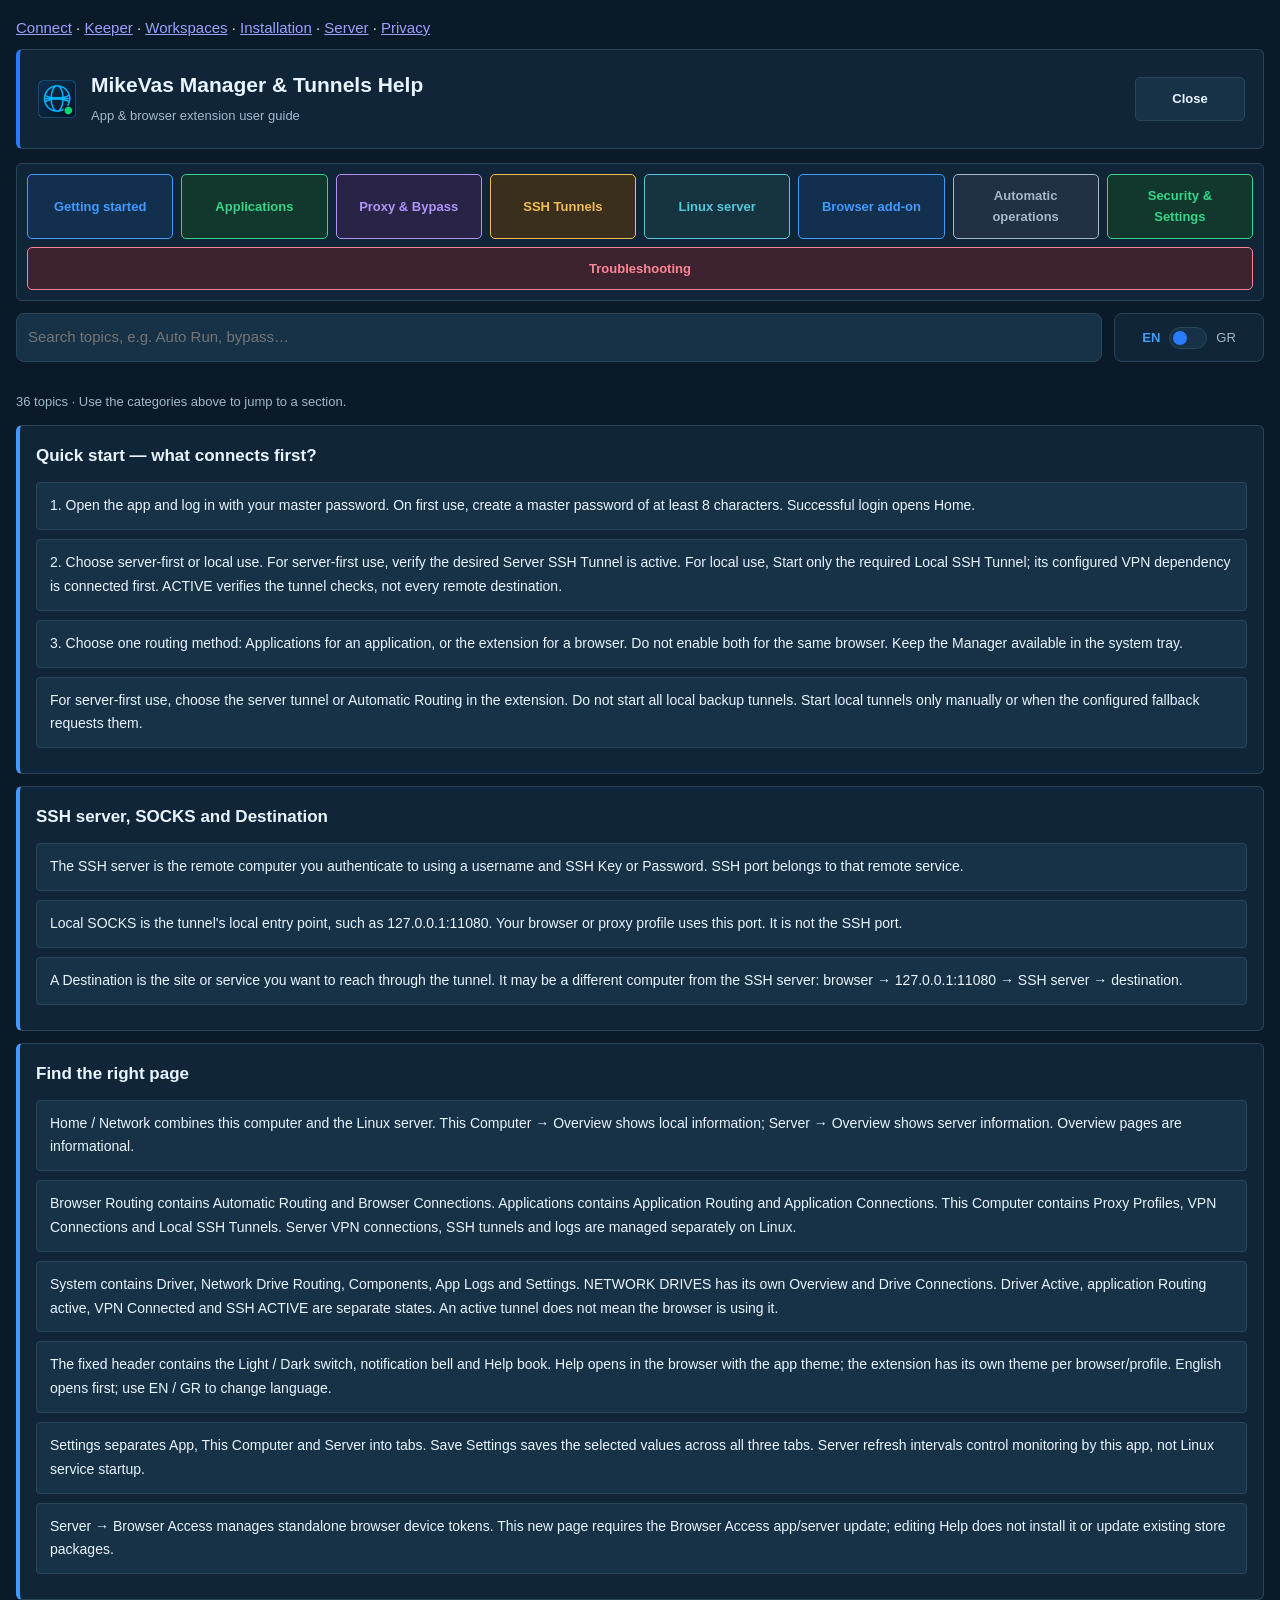
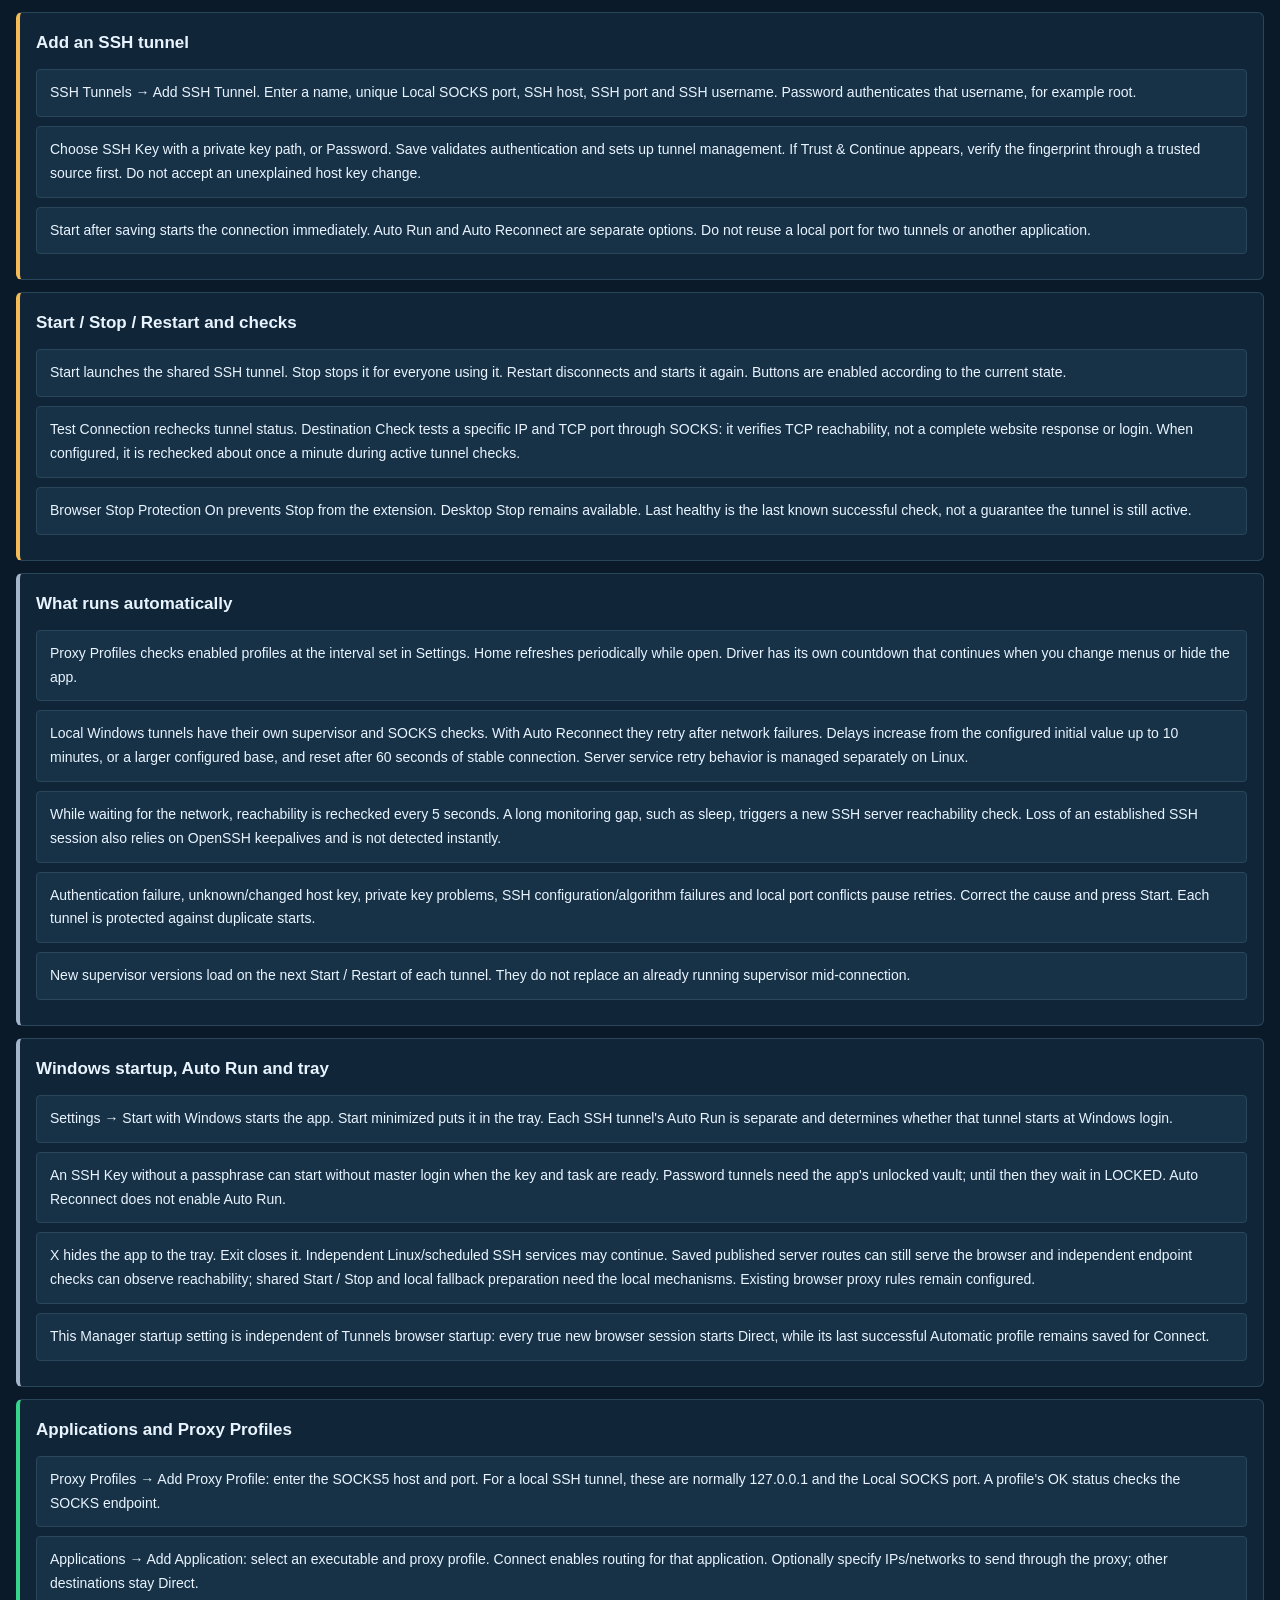
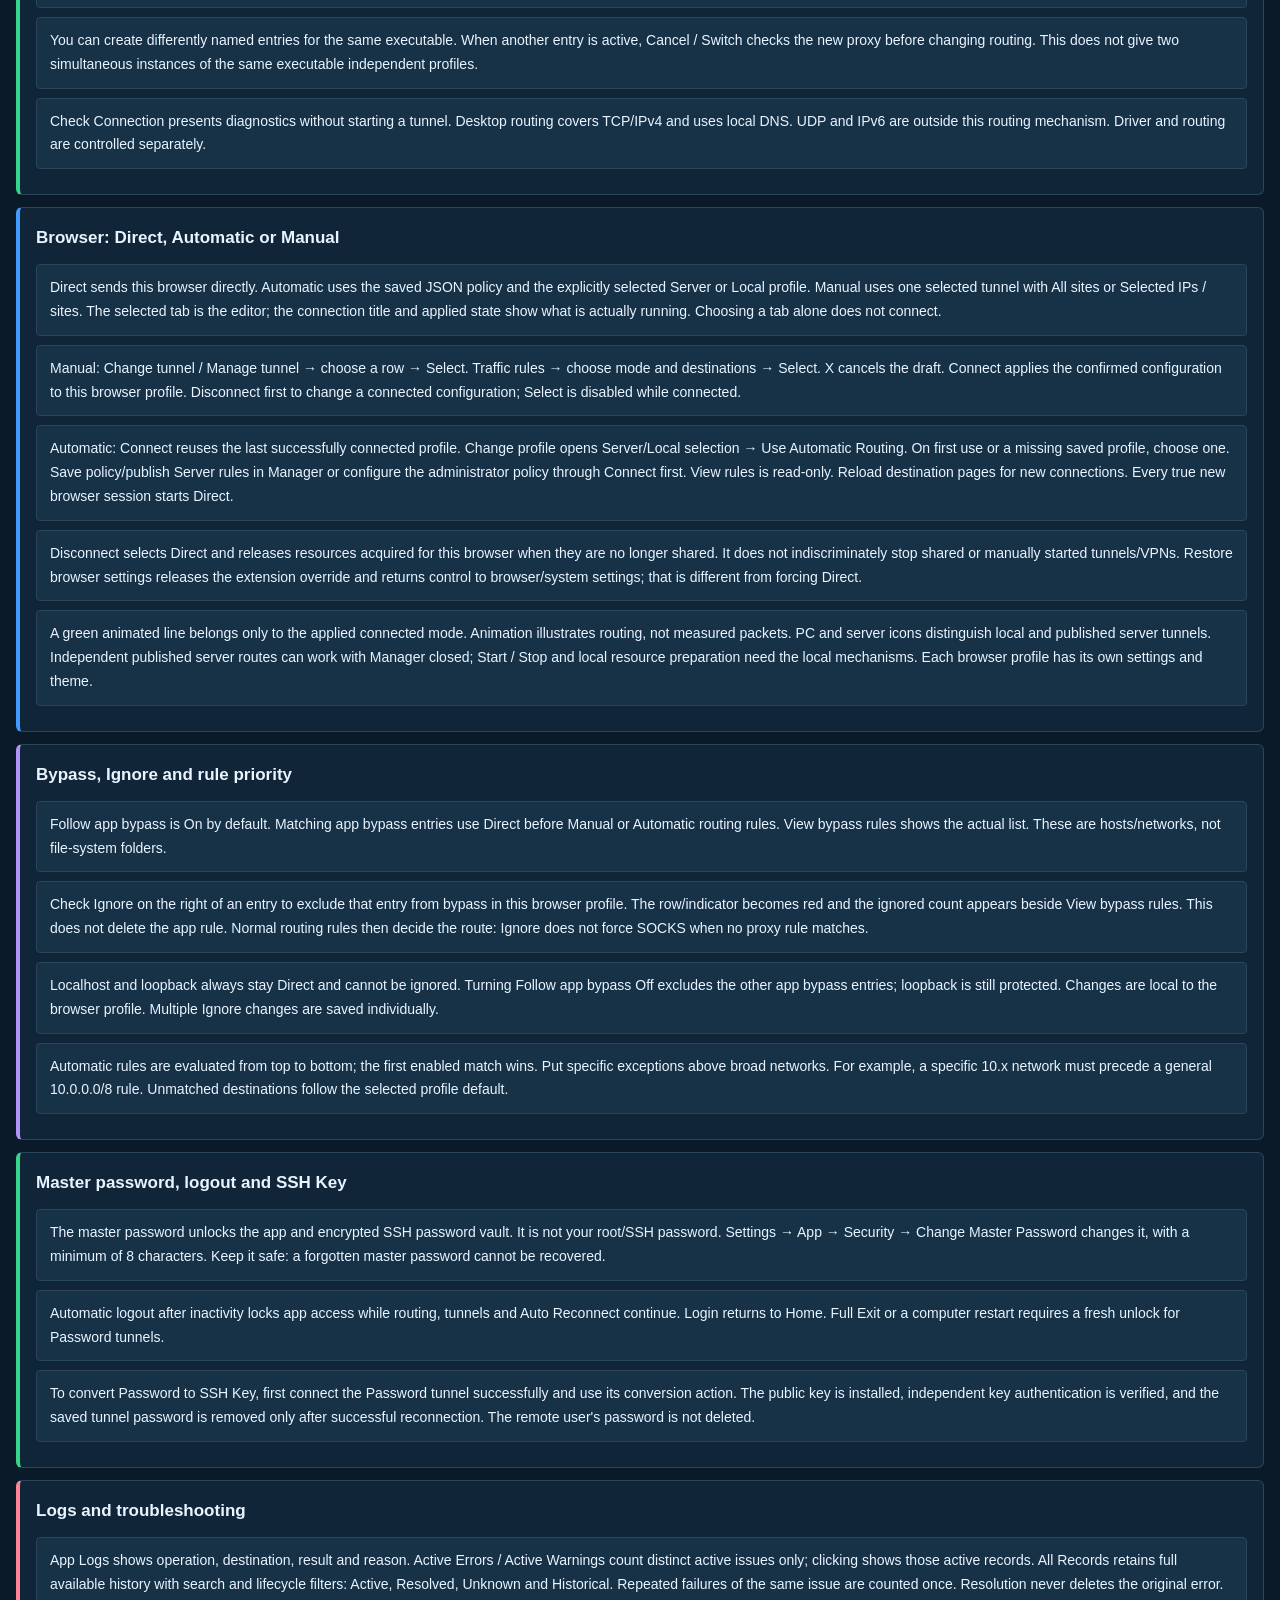
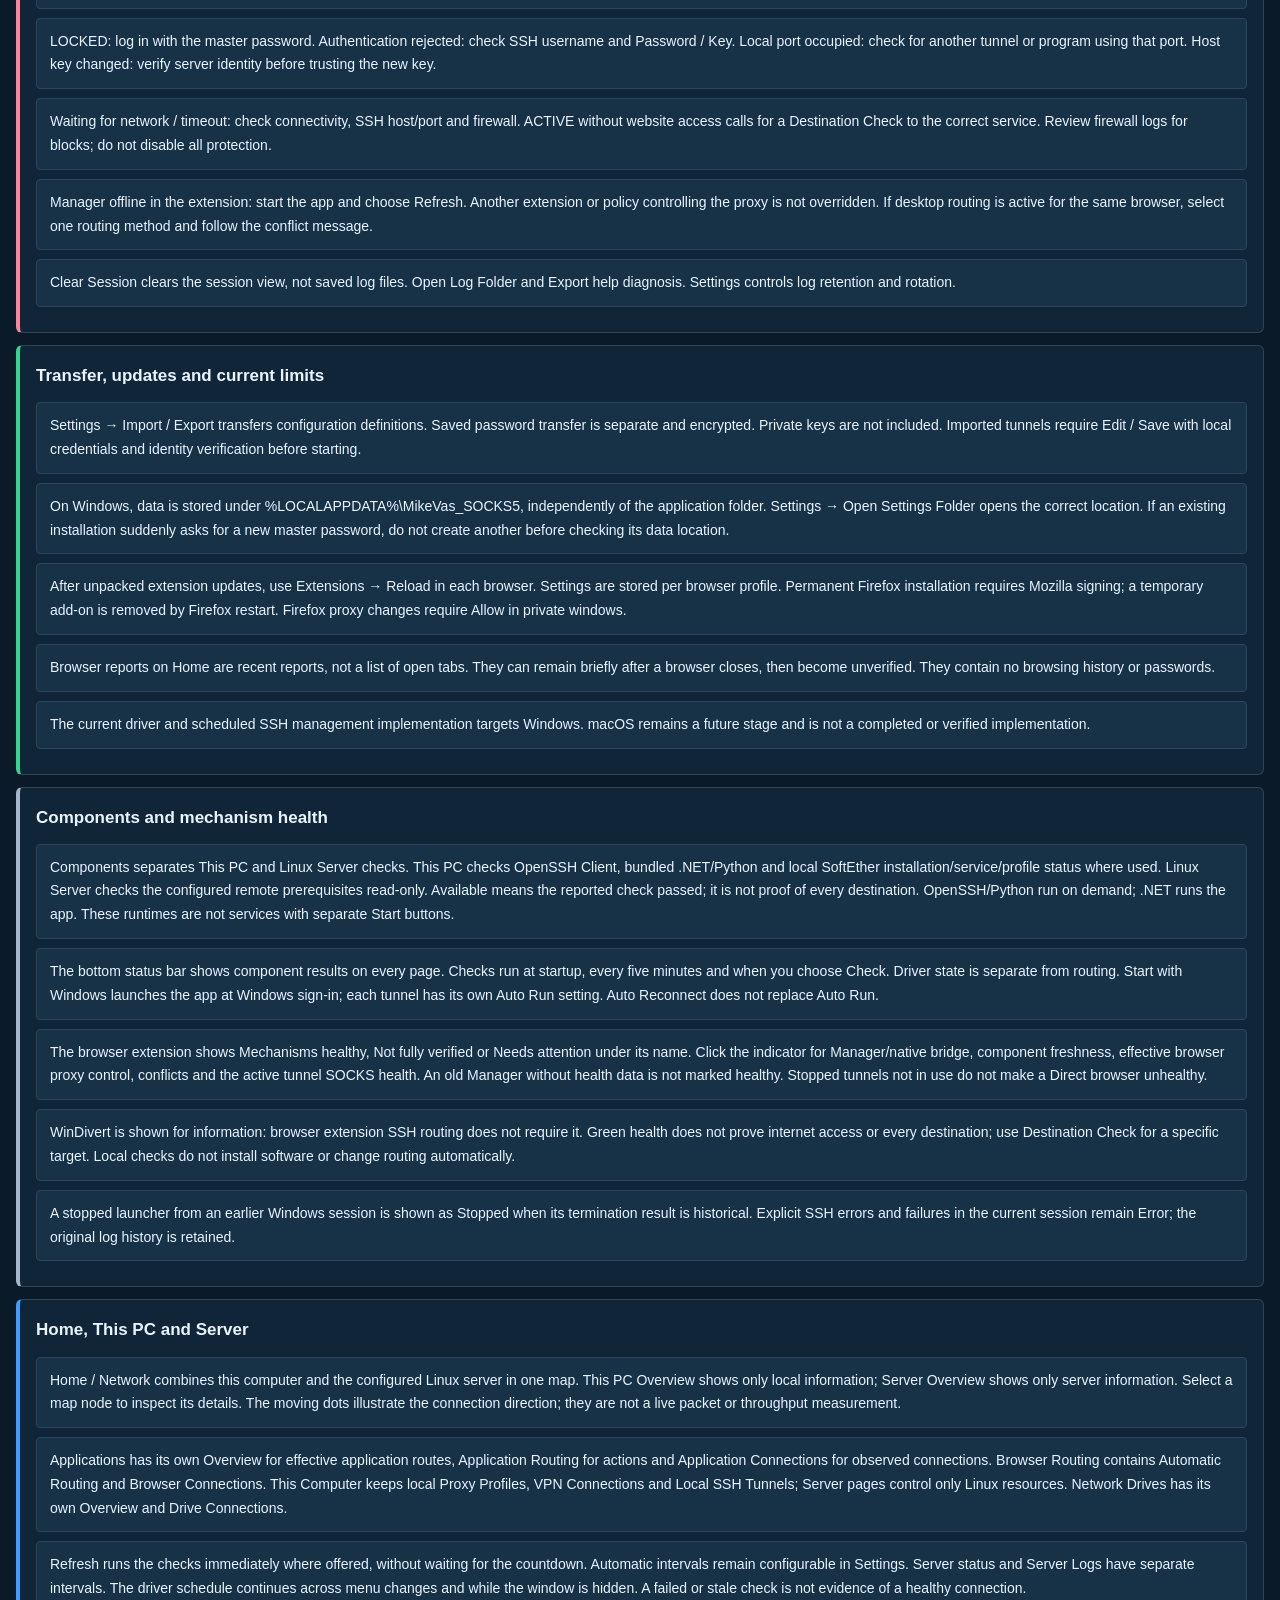
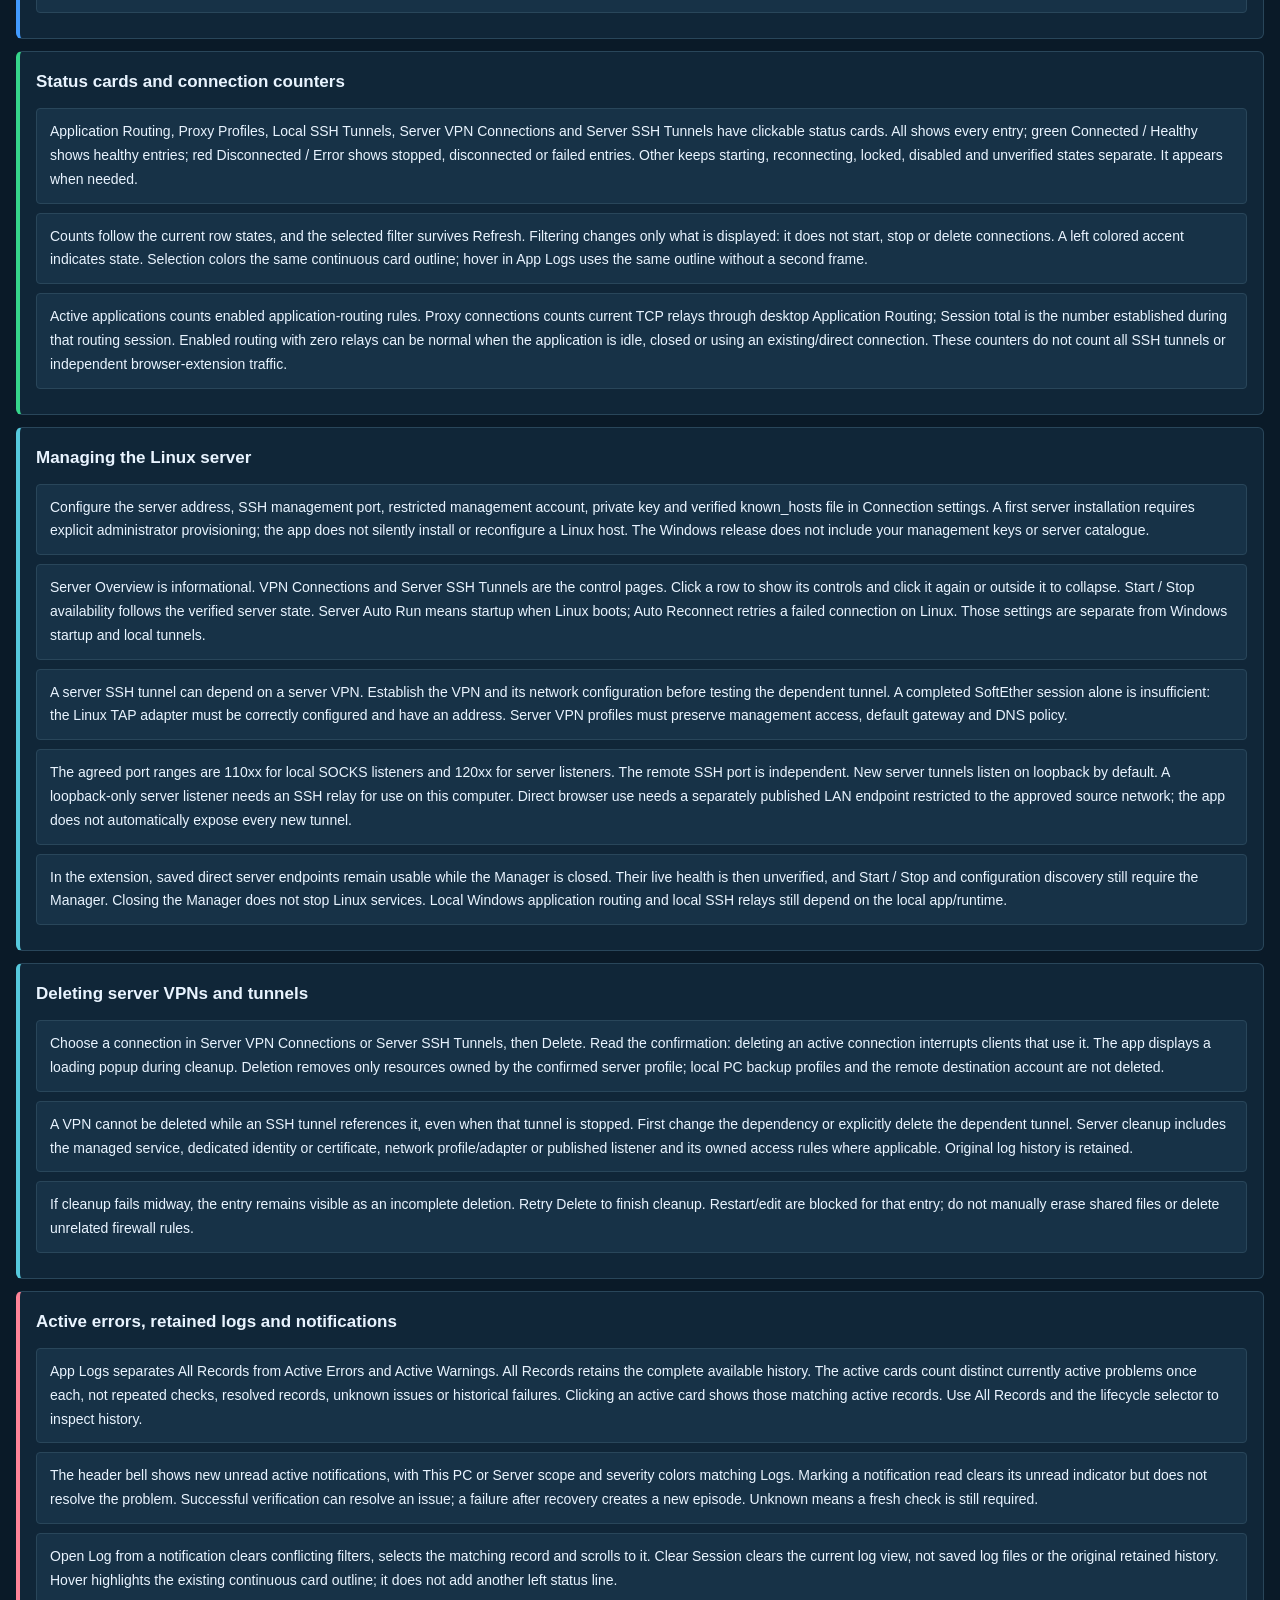
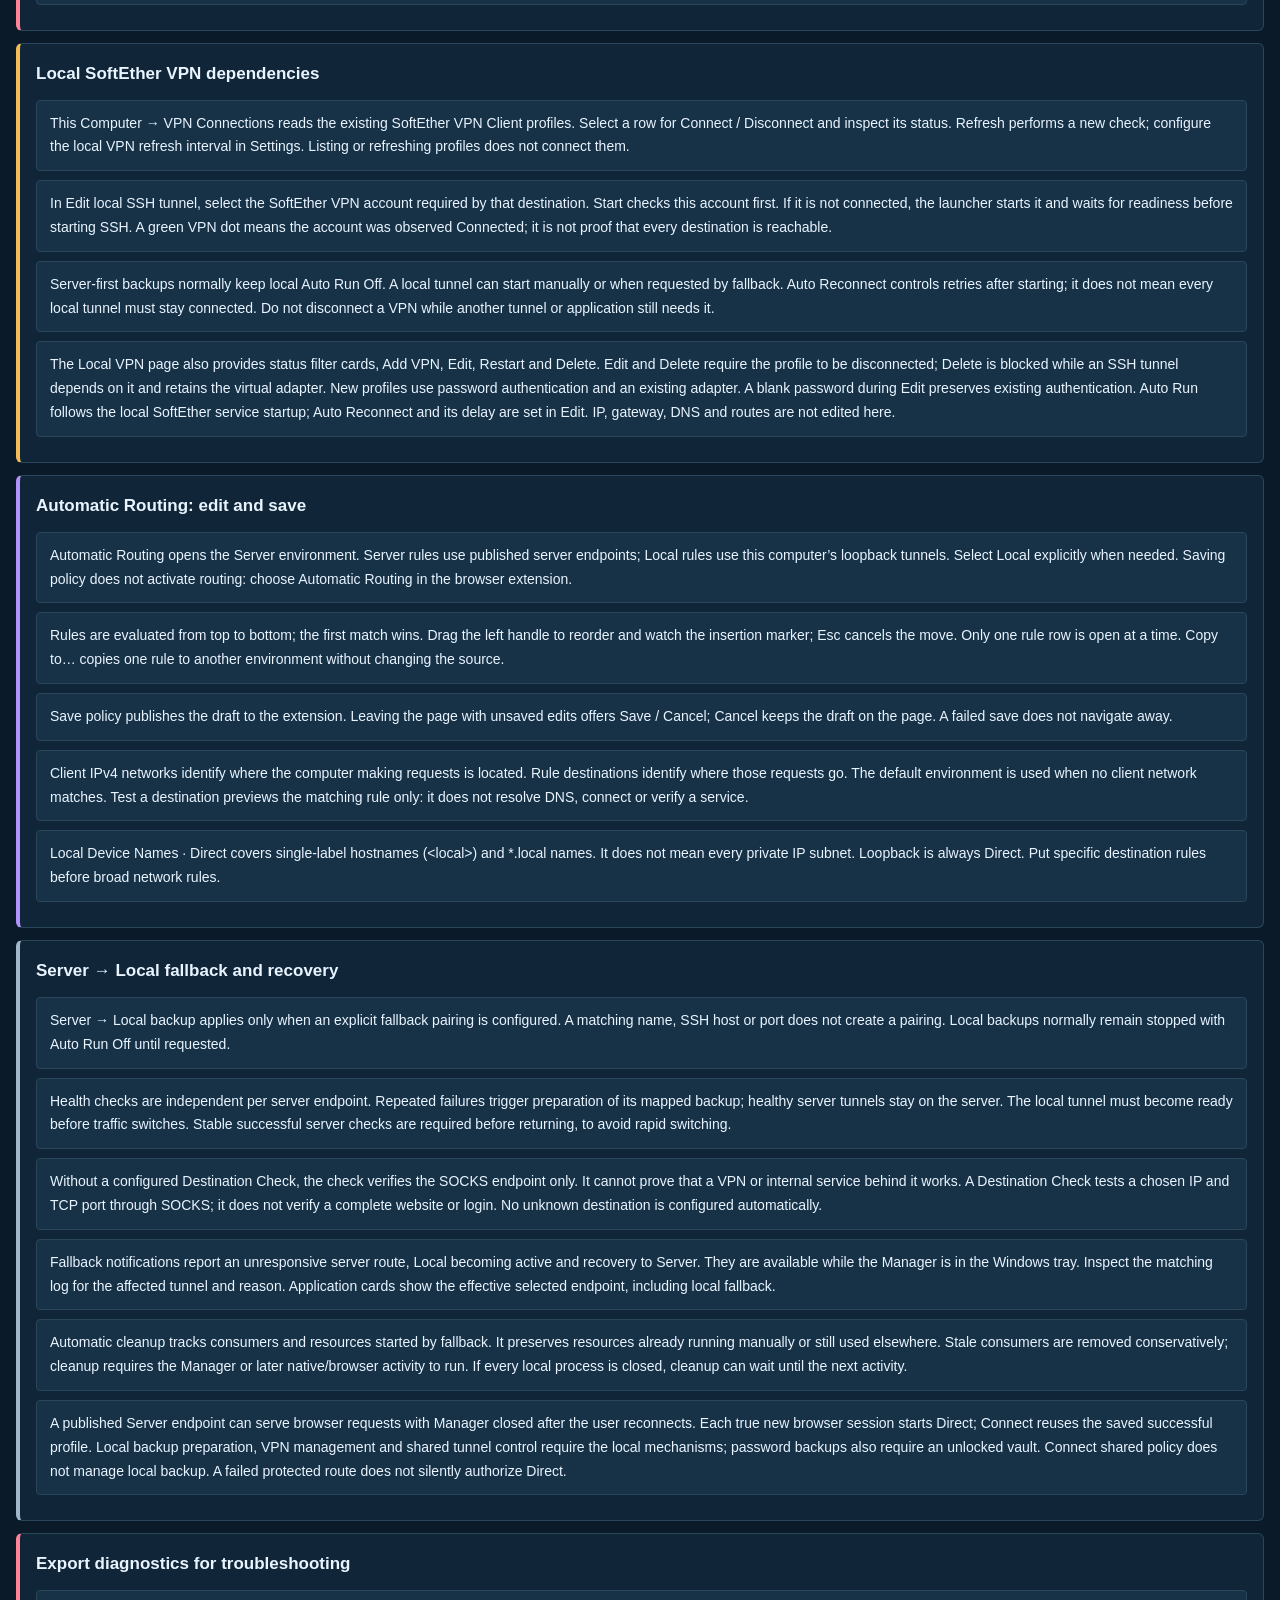
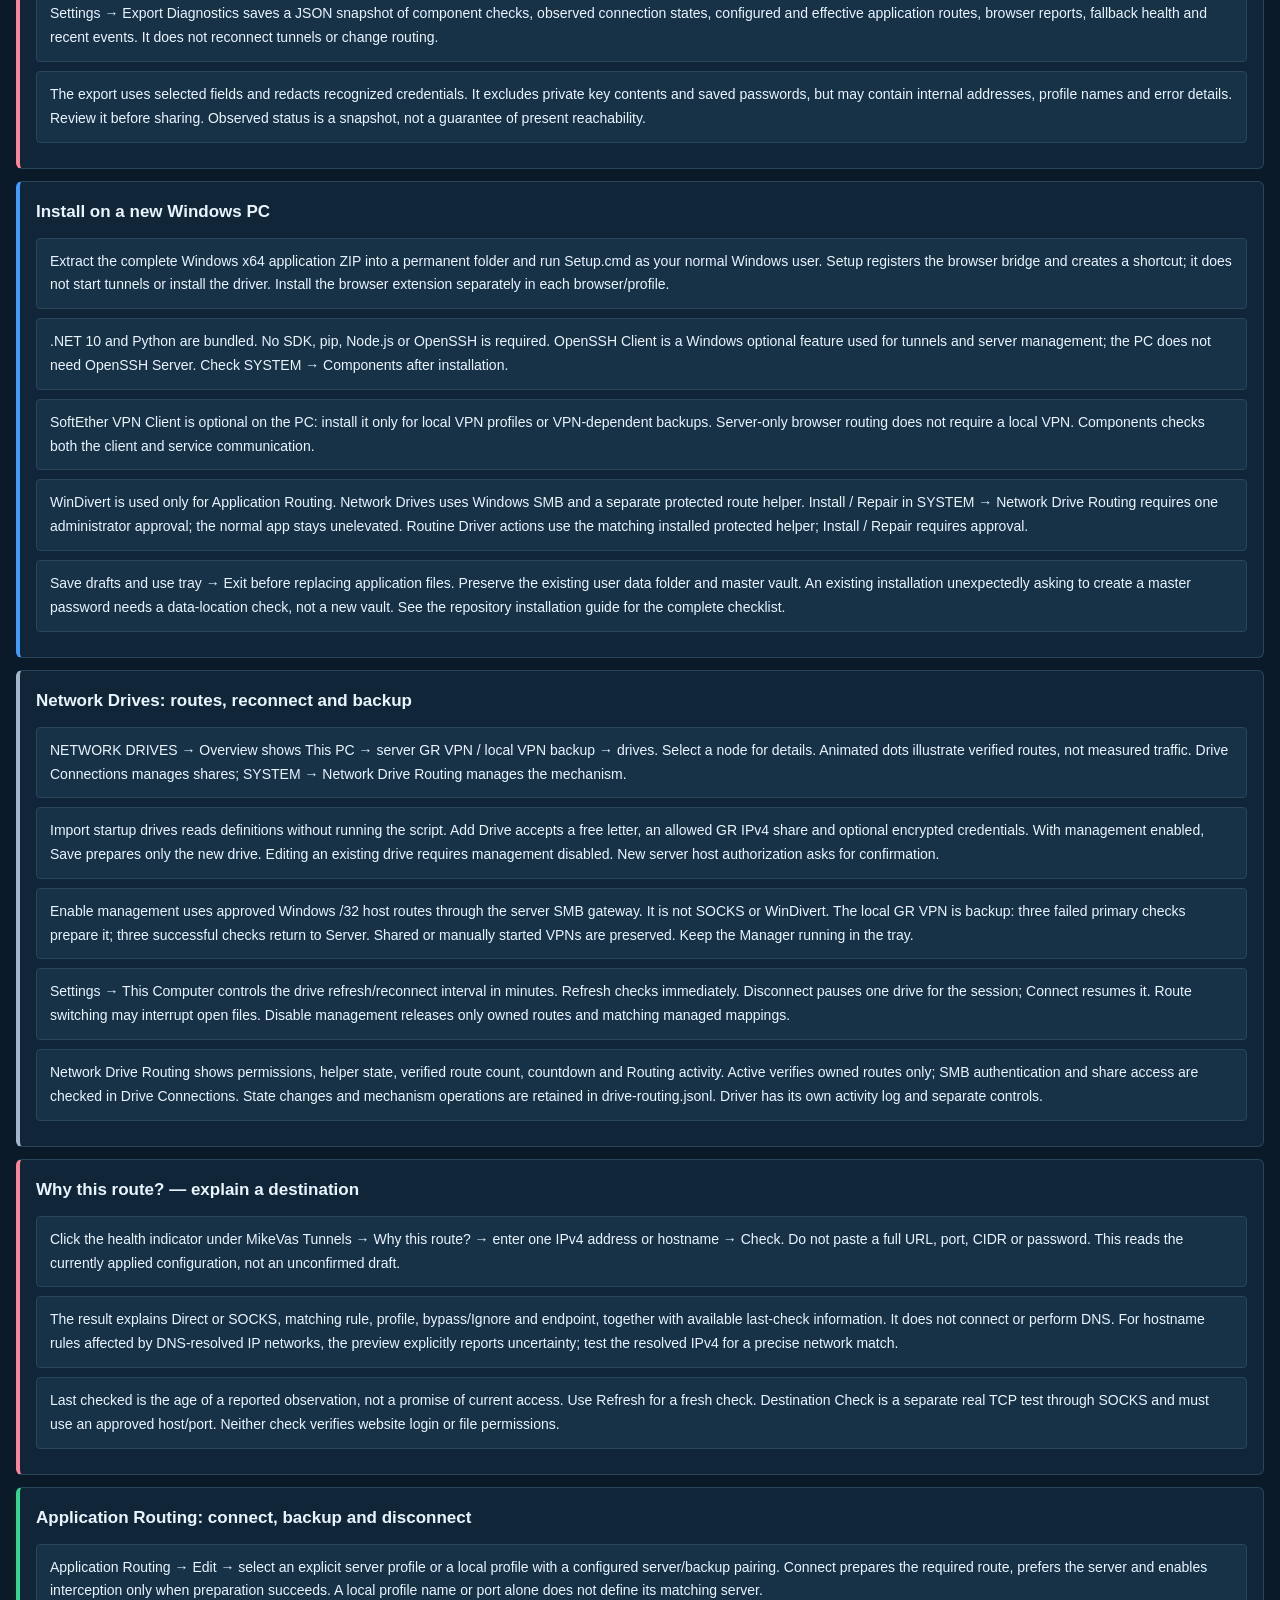
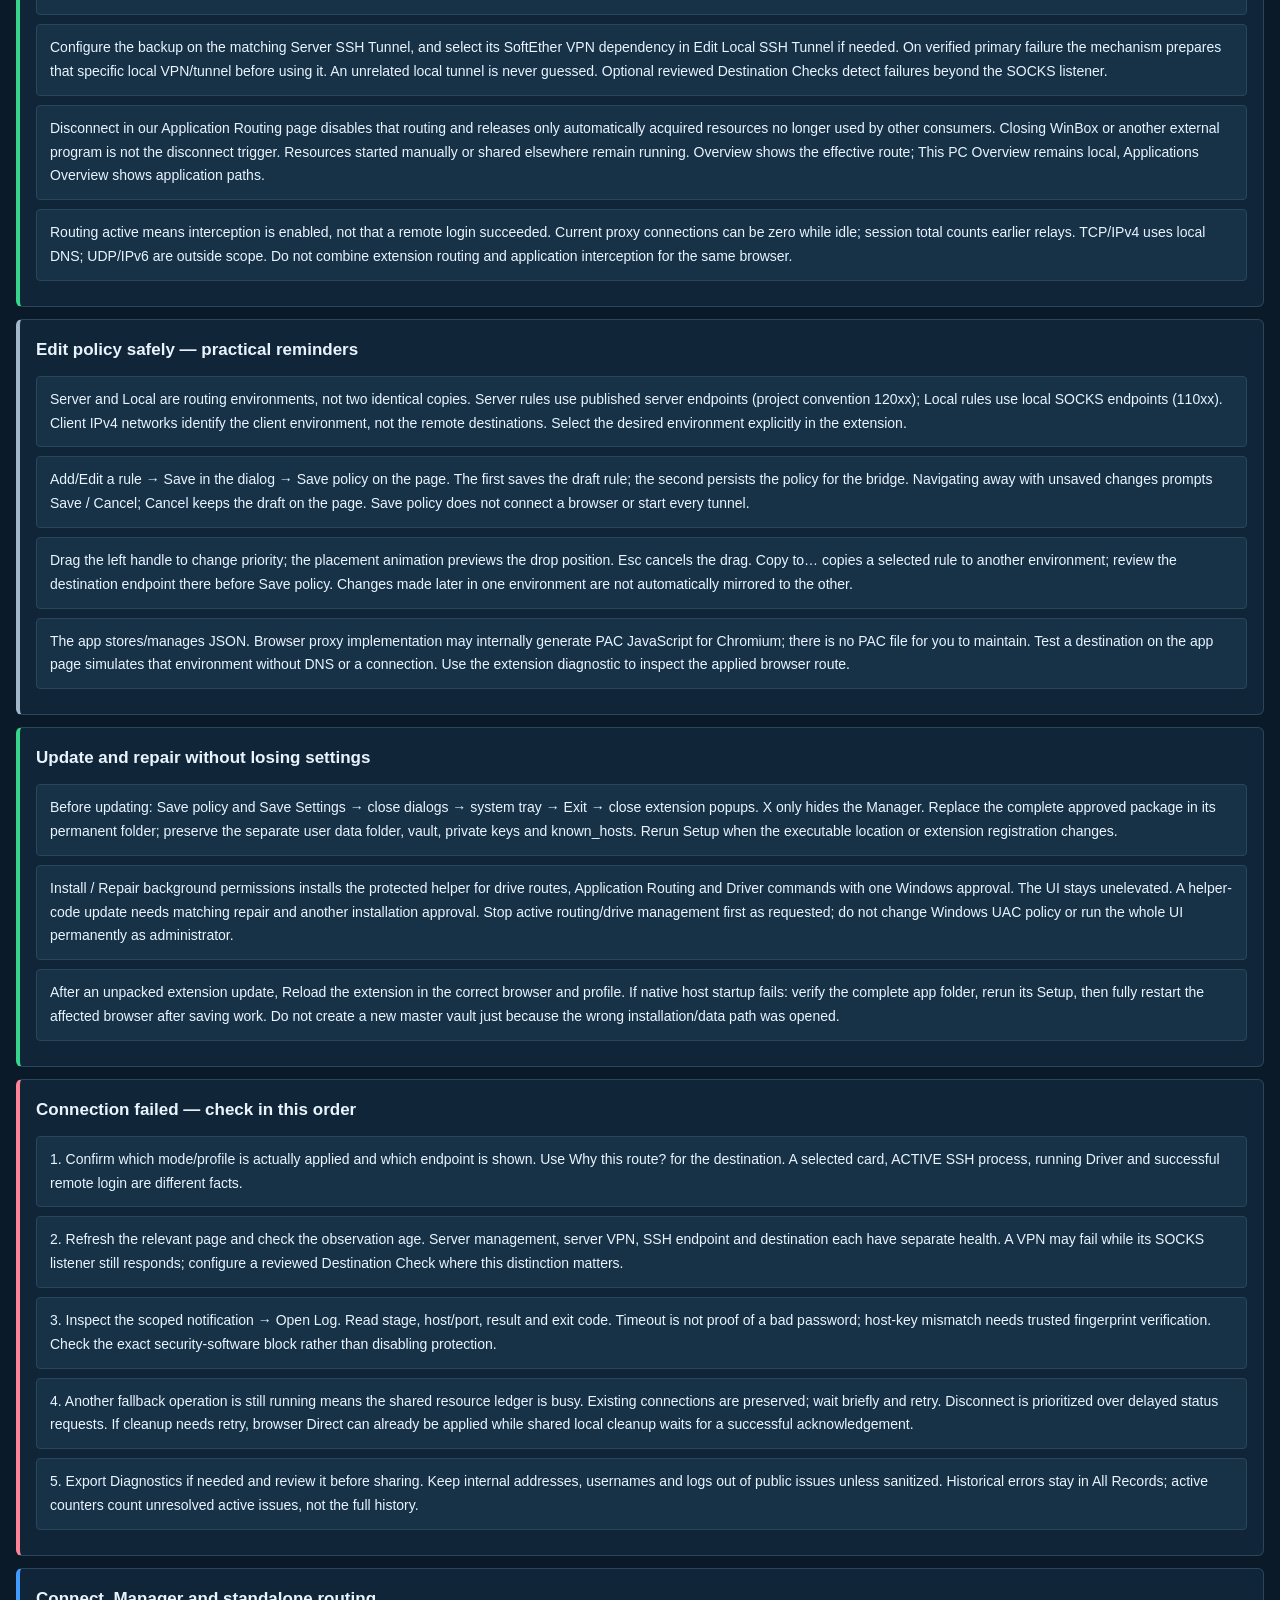
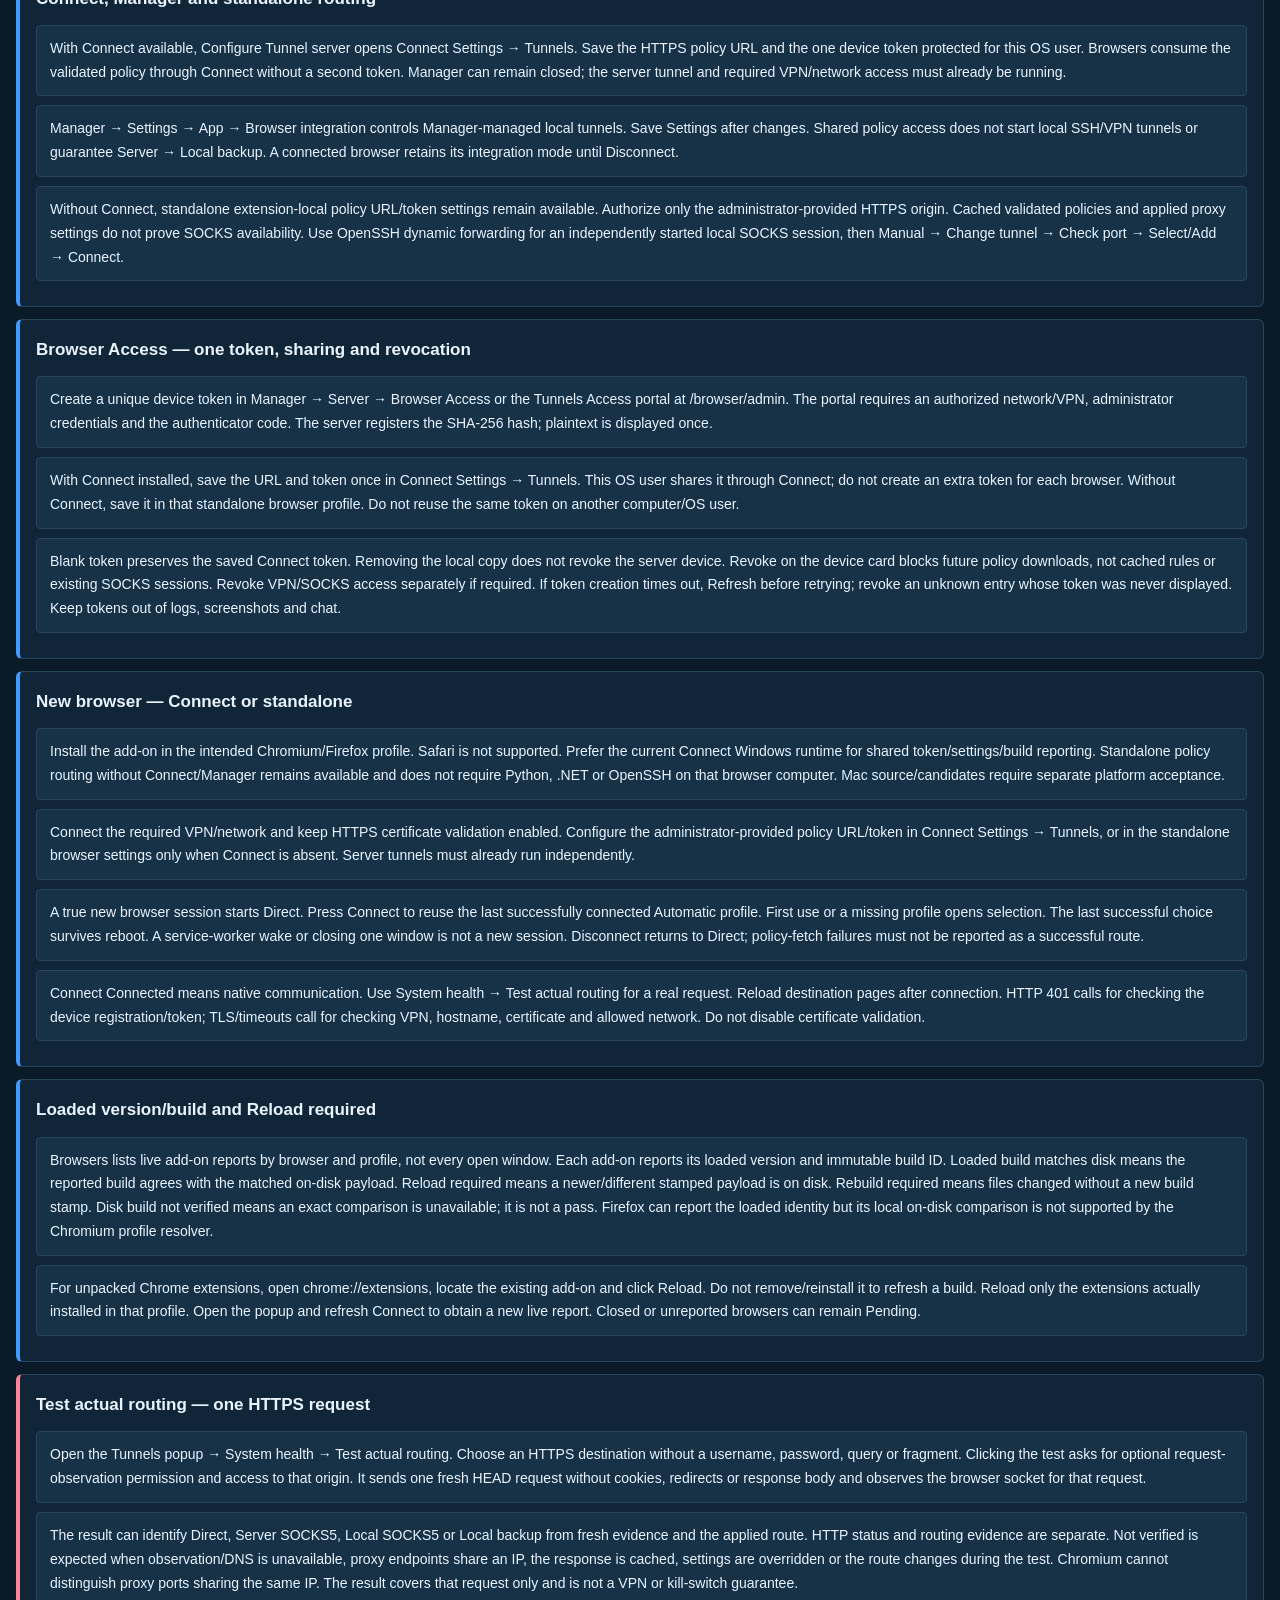
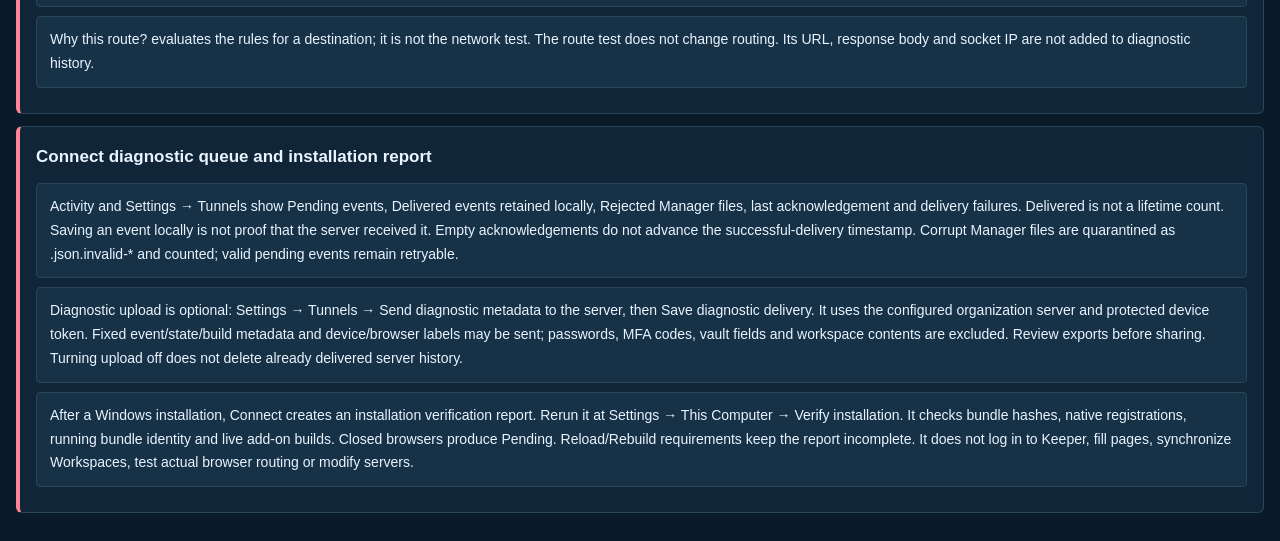
<file: index.html>
<!doctype html><html lang="en"><head><meta charset="utf-8"><meta name="viewport" content="width=device-width,initial-scale=1"><title>MikeVas Tunnels · Help</title><script src="help-theme.js"></script><link rel="stylesheet" href="help.css"></head><body><main><nav aria-label="Product guides"><a href="connect.html">Connect</a> · <a href="keeper.html">Keeper</a> · <a href="workspaces.html">Workspaces</a> · <a href="install.html">Installation</a> · <a href="server.html">Server</a> · <a href="privacy.html">Privacy</a></nav><div id="guideTop"><header><img src="icon.png" width="38" height="38" alt=""><div><h1>MikeVas Manager &amp; Tunnels Help</h1><p id="intro"></p></div><button id="closeGuide">Close</button></header><nav id="categories" aria-label="Help categories"></nav><div class="toolbar"><input id="search" type="search" aria-label="Search Help"><label class="language-switch"><span id="enLabel">EN</span><input id="language" type="checkbox" role="switch" aria-label="Greek language / Ελληνική γλώσσα"><span id="grLabel">GR</span></label></div></div><p id="results" role="status"></p><section data-language="el" hidden><article data-category="start" data-search="Γρήγορη εκκίνηση — τι συνδέω πρώτα; Quick start — what connects first? 1. Άνοιξε το app και κάνε login με το master password. Στην πρώτη χρήση δημιουργείς master password τουλάχιστον 8 χαρακτήρων. Μετά το login ανοίγει το Home. 2. Επίλεξε χρήση μέσω server ή local. Για server-first έλεγξε το αντίστοιχο Server SSH Tunnel. Για local χρήση πάτησε Start μόνο στο απαιτούμενο Local SSH Tunnel· πρώτα συνδέεται η ρυθμισμένη εξάρτηση VPN. Το ACTIVE επαληθεύει τους ελέγχους tunnel, όχι κάθε απομακρυσμένο προορισμό. 3. Επίλεξε έναν τρόπο δρομολόγησης: Applications για μια εφαρμογή ή το πρόσθετο για τον browser. Μην ενεργοποιείς και τους δύο τρόπους για τον ίδιο browser. Η εφαρμογή παραμένει διαθέσιμη στο system tray. Για χρήση με προτεραιότητα server, επίλεξε το server tunnel ή Automatic Routing στο πρόσθετο. Μην ξεκινάς όλα τα local backups. Τα local tunnels ξεκινούν χειροκίνητα ή όταν τα ζητήσει η ρυθμισμένη εφεδρεία. 1. Open the app and log in with your master password. On first use, create a master password of at least 8 characters. Successful login opens Home. 2. Choose server-first or local use. For server-first use, verify the desired Server SSH Tunnel is active. For local use, Start only the required Local SSH Tunnel; its configured VPN dependency is connected first. ACTIVE verifies the tunnel checks, not every remote destination. 3. Choose one routing method: Applications for an application, or the extension for a browser. Do not enable both for the same browser. Keep the Manager available in the system tray. For server-first use, choose the server tunnel or Automatic Routing in the extension. Do not start all local backup tunnels. Start local tunnels only manually or when the configured fallback requests them."><h2>Γρήγορη εκκίνηση — τι συνδέω πρώτα;</h2><p>1. Άνοιξε το app και κάνε login με το master password. Στην πρώτη χρήση δημιουργείς master password τουλάχιστον 8 χαρακτήρων. Μετά το login ανοίγει το Home.</p><p>2. Επίλεξε χρήση μέσω server ή local. Για server-first έλεγξε το αντίστοιχο Server SSH Tunnel. Για local χρήση πάτησε Start μόνο στο απαιτούμενο Local SSH Tunnel· πρώτα συνδέεται η ρυθμισμένη εξάρτηση VPN. Το ACTIVE επαληθεύει τους ελέγχους tunnel, όχι κάθε απομακρυσμένο προορισμό.</p><p>3. Επίλεξε έναν τρόπο δρομολόγησης: Applications για μια εφαρμογή ή το πρόσθετο για τον browser. Μην ενεργοποιείς και τους δύο τρόπους για τον ίδιο browser. Η εφαρμογή παραμένει διαθέσιμη στο system tray.</p><p>Για χρήση με προτεραιότητα server, επίλεξε το server tunnel ή Automatic Routing στο πρόσθετο. Μην ξεκινάς όλα τα local backups. Τα local tunnels ξεκινούν χειροκίνητα ή όταν τα ζητήσει η ρυθμισμένη εφεδρεία.</p></article><article data-category="start" data-search="SSH server, SOCKS και Destination SSH server, SOCKS and Destination SSH server είναι ο απομακρυσμένος υπολογιστής στον οποίο συνδέεσαι με username και SSH Key ή Password. Το SSH port αφορά εκείνον τον server. Local SOCKS είναι η τοπική είσοδος του tunnel, π.χ. 127.0.0.1:11080. Αυτό το port χρησιμοποιεί ο browser ή το proxy profile. Δεν είναι το SSH port. Destination είναι το site ή η υπηρεσία που θέλεις να φτάσεις μέσα από το tunnel. Μπορεί να είναι άλλος υπολογιστής από τον SSH server. Παράδειγμα: browser → 127.0.0.1:11080 → SSH server → destination. The SSH server is the remote computer you authenticate to using a username and SSH Key or Password. SSH port belongs to that remote service. Local SOCKS is the tunnel&#x27;s local entry point, such as 127.0.0.1:11080. Your browser or proxy profile uses this port. It is not the SSH port. A Destination is the site or service you want to reach through the tunnel. It may be a different computer from the SSH server: browser → 127.0.0.1:11080 → SSH server → destination."><h2>SSH server, SOCKS και Destination</h2><p>SSH server είναι ο απομακρυσμένος υπολογιστής στον οποίο συνδέεσαι με username και SSH Key ή Password. Το SSH port αφορά εκείνον τον server.</p><p>Local SOCKS είναι η τοπική είσοδος του tunnel, π.χ. 127.0.0.1:11080. Αυτό το port χρησιμοποιεί ο browser ή το proxy profile. Δεν είναι το SSH port.</p><p>Destination είναι το site ή η υπηρεσία που θέλεις να φτάσεις μέσα από το tunnel. Μπορεί να είναι άλλος υπολογιστής από τον SSH server. Παράδειγμα: browser → 127.0.0.1:11080 → SSH server → destination.</p></article><article data-category="start" data-search="Ποια σελίδα χρειάζομαι; Find the right page Το Home / Network συνδυάζει αυτόν τον υπολογιστή και τον Linux server. Το This Computer → Overview δείχνει τοπικές πληροφορίες και το Server → Overview πληροφορίες server. Τα Overview είναι πληροφοριακά. Το Browser Routing περιλαμβάνει Automatic Routing και Browser Connections. Το Applications περιλαμβάνει Application Routing και Application Connections. Το This Computer περιλαμβάνει Proxy Profiles, VPN Connections και Local SSH Tunnels. Τα VPN, SSH tunnels και logs του Server διαχειρίζονται ξεχωριστά στον Linux. Το System περιλαμβάνει Driver, Network Drive Routing, Components, App Logs και Settings. Το NETWORK DRIVES έχει δικά του Overview και Drive Connections. Driver Active, application Routing active, VPN Connected και SSH ACTIVE είναι διαφορετικές καταστάσεις. Ενεργό tunnel δεν σημαίνει ότι το χρησιμοποιεί ο browser. Η σταθερή κεφαλίδα έχει Light / Dark, καμπανάκι ειδοποιήσεων και βιβλίο Help. Το Help ανοίγει στον browser με το theme του app· το πρόσθετο έχει ανεξάρτητο theme ανά browser/profile. Ανοίγει στα English· άλλαξε γλώσσα από EN / GR. Το Settings χωρίζει App, This Computer και Server σε καρτέλες. Το Save Settings αποθηκεύει τις επιλεγμένες τιμές και από τις τρεις. Τα server refresh intervals αφορούν παρακολούθηση από το app, όχι εκκίνηση Linux υπηρεσιών. Το Server → Browser Access διαχειρίζεται τα device tokens των αυτόνομων browsers. Η νέα σελίδα απαιτεί την ενημέρωση Browser Access στο app/server· η αλλαγή Help δεν την εγκαθιστά ούτε ενημερώνει τα υπάρχοντα πακέτα των stores. Home / Network combines this computer and the Linux server. This Computer → Overview shows local information; Server → Overview shows server information. Overview pages are informational. Browser Routing contains Automatic Routing and Browser Connections. Applications contains Application Routing and Application Connections. This Computer contains Proxy Profiles, VPN Connections and Local SSH Tunnels. Server VPN connections, SSH tunnels and logs are managed separately on Linux. System contains Driver, Network Drive Routing, Components, App Logs and Settings. NETWORK DRIVES has its own Overview and Drive Connections. Driver Active, application Routing active, VPN Connected and SSH ACTIVE are separate states. An active tunnel does not mean the browser is using it. The fixed header contains the Light / Dark switch, notification bell and Help book. Help opens in the browser with the app theme; the extension has its own theme per browser/profile. English opens first; use EN / GR to change language. Settings separates App, This Computer and Server into tabs. Save Settings saves the selected values across all three tabs. Server refresh intervals control monitoring by this app, not Linux service startup. Server → Browser Access manages standalone browser device tokens. This new page requires the Browser Access app/server update; editing Help does not install it or update existing store packages."><h2>Ποια σελίδα χρειάζομαι;</h2><p>Το Home / Network συνδυάζει αυτόν τον υπολογιστή και τον Linux server. Το This Computer → Overview δείχνει τοπικές πληροφορίες και το Server → Overview πληροφορίες server. Τα Overview είναι πληροφοριακά.</p><p>Το Browser Routing περιλαμβάνει Automatic Routing και Browser Connections. Το Applications περιλαμβάνει Application Routing και Application Connections. Το This Computer περιλαμβάνει Proxy Profiles, VPN Connections και Local SSH Tunnels. Τα VPN, SSH tunnels και logs του Server διαχειρίζονται ξεχωριστά στον Linux.</p><p>Το System περιλαμβάνει Driver, Network Drive Routing, Components, App Logs και Settings. Το NETWORK DRIVES έχει δικά του Overview και Drive Connections. Driver Active, application Routing active, VPN Connected και SSH ACTIVE είναι διαφορετικές καταστάσεις. Ενεργό tunnel δεν σημαίνει ότι το χρησιμοποιεί ο browser.</p><p>Η σταθερή κεφαλίδα έχει Light / Dark, καμπανάκι ειδοποιήσεων και βιβλίο Help. Το Help ανοίγει στον browser με το theme του app· το πρόσθετο έχει ανεξάρτητο theme ανά browser/profile. Ανοίγει στα English· άλλαξε γλώσσα από EN / GR.</p><p>Το Settings χωρίζει App, This Computer και Server σε καρτέλες. Το Save Settings αποθηκεύει τις επιλεγμένες τιμές και από τις τρεις. Τα server refresh intervals αφορούν παρακολούθηση από το app, όχι εκκίνηση Linux υπηρεσιών.</p><p>Το Server → Browser Access διαχειρίζεται τα device tokens των αυτόνομων browsers. Η νέα σελίδα απαιτεί την ενημέρωση Browser Access στο app/server· η αλλαγή Help δεν την εγκαθιστά ούτε ενημερώνει τα υπάρχοντα πακέτα των stores.</p></article><article data-category="ssh" data-search="Προσθήκη SSH tunnel Add an SSH tunnel SSH Tunnels → Add SSH Tunnel. Συμπλήρωσε όνομα, μοναδικό Local SOCKS port, SSH host, SSH port και SSH username. Το Password αφορά αυτόν τον χρήστη, π.χ. root. Επίλεξε SSH Key με διαδρομή ιδιωτικού κλειδιού ή Password. Το Save ελέγχει authentication και δημιουργεί τη διαχείριση του tunnel. Αν ζητηθεί Trust &amp; Continue, επαλήθευσε πρώτα το fingerprint από έμπιστη πηγή. Μην αποδέχεσαι ανεξήγητη αλλαγή host key. Το Start after saving ξεκινά τη σύνδεση αμέσως. Το Auto Run και το Auto Reconnect είναι ξεχωριστές επιλογές. Μην χρησιμοποιείς το ίδιο τοπικό port σε δύο tunnels ή άλλες εφαρμογές. SSH Tunnels → Add SSH Tunnel. Enter a name, unique Local SOCKS port, SSH host, SSH port and SSH username. Password authenticates that username, for example root. Choose SSH Key with a private key path, or Password. Save validates authentication and sets up tunnel management. If Trust &amp; Continue appears, verify the fingerprint through a trusted source first. Do not accept an unexplained host key change. Start after saving starts the connection immediately. Auto Run and Auto Reconnect are separate options. Do not reuse a local port for two tunnels or another application."><h2>Προσθήκη SSH tunnel</h2><p>SSH Tunnels → Add SSH Tunnel. Συμπλήρωσε όνομα, μοναδικό Local SOCKS port, SSH host, SSH port και SSH username. Το Password αφορά αυτόν τον χρήστη, π.χ. root.</p><p>Επίλεξε SSH Key με διαδρομή ιδιωτικού κλειδιού ή Password. Το Save ελέγχει authentication και δημιουργεί τη διαχείριση του tunnel. Αν ζητηθεί Trust &amp; Continue, επαλήθευσε πρώτα το fingerprint από έμπιστη πηγή. Μην αποδέχεσαι ανεξήγητη αλλαγή host key.</p><p>Το Start after saving ξεκινά τη σύνδεση αμέσως. Το Auto Run και το Auto Reconnect είναι ξεχωριστές επιλογές. Μην χρησιμοποιείς το ίδιο τοπικό port σε δύο tunnels ή άλλες εφαρμογές.</p></article><article data-category="ssh" data-search="Start / Stop / Restart και έλεγχοι Start / Stop / Restart and checks Start ξεκινά το κοινό SSH tunnel. Stop το σταματά για όλους όσοι το χρησιμοποιούν. Restart διακόπτει και ξαναξεκινά το tunnel. Τα κουμπιά ενεργοποιούνται ανάλογα με την κατάστασή του. Test Connection επανελέγχει την κατάσταση του tunnel. Destination Check αφορά συγκεκριμένη IP και TCP port μέσα από το SOCKS: επαληθεύει TCP πρόσβαση, όχι πλήρη λειτουργία ιστοσελίδας ή login. Όταν έχει οριστεί, επανελέγχεται περίπου κάθε λεπτό κατά τους ελέγχους του ενεργού tunnel. Browser Stop Protection On απαγορεύει Stop από το πρόσθετο. Το Stop μέσα στο app παραμένει διαθέσιμο. Last healthy είναι ο χρόνος της τελευταίας γνωστής επιτυχίας, όχι εγγύηση ότι η σύνδεση είναι ακόμη ενεργή. Start launches the shared SSH tunnel. Stop stops it for everyone using it. Restart disconnects and starts it again. Buttons are enabled according to the current state. Test Connection rechecks tunnel status. Destination Check tests a specific IP and TCP port through SOCKS: it verifies TCP reachability, not a complete website response or login. When configured, it is rechecked about once a minute during active tunnel checks. Browser Stop Protection On prevents Stop from the extension. Desktop Stop remains available. Last healthy is the last known successful check, not a guarantee the tunnel is still active."><h2>Start / Stop / Restart και έλεγχοι</h2><p>Start ξεκινά το κοινό SSH tunnel. Stop το σταματά για όλους όσοι το χρησιμοποιούν. Restart διακόπτει και ξαναξεκινά το tunnel. Τα κουμπιά ενεργοποιούνται ανάλογα με την κατάστασή του.</p><p>Test Connection επανελέγχει την κατάσταση του tunnel. Destination Check αφορά συγκεκριμένη IP και TCP port μέσα από το SOCKS: επαληθεύει TCP πρόσβαση, όχι πλήρη λειτουργία ιστοσελίδας ή login. Όταν έχει οριστεί, επανελέγχεται περίπου κάθε λεπτό κατά τους ελέγχους του ενεργού tunnel.</p><p>Browser Stop Protection On απαγορεύει Stop από το πρόσθετο. Το Stop μέσα στο app παραμένει διαθέσιμο. Last healthy είναι ο χρόνος της τελευταίας γνωστής επιτυχίας, όχι εγγύηση ότι η σύνδεση είναι ακόμη ενεργή.</p></article><article data-category="automatic" data-search="Τι κάνει αυτόματα What runs automatically Proxy Profiles: έλεγχος των ενεργοποιημένων profiles στο διάστημα του Settings. Home: περιοδική ενημέρωση όταν είναι ανοιχτό. Driver: ανεξάρτητη αντίστροφη μέτρηση που συνεχίζεται όταν αλλάζεις μενού ή κρύβεις το app. Τα local tunnels Windows έχουν δικό τους supervisor και ελέγχους SOCKS. Με Auto Reconnect επαναλαμβάνουν τη σύνδεση μετά από αποτυχίες δικτύου. Η καθυστέρηση αυξάνεται από την αρχική ρύθμιση έως 10 λεπτά ή μεγαλύτερη ρυθμισμένη βάση και μηδενίζεται μετά από 60 δευτερόλεπτα σταθερής σύνδεσης. Τα server retries διαχειρίζονται ξεχωριστά στον Linux. Κατά την αναμονή δικτύου γίνεται επανέλεγχος ανά 5 δευτερόλεπτα. Μεγάλο κενό επιτήρησης, όπως sleep, προκαλεί νέο έλεγχο πρόσβασης στον SSH server. Η ανίχνευση απώλειας μιας ήδη ενεργής SSH σύνδεσης χρησιμοποιεί και τα OpenSSH keepalives και δεν είναι στιγμιαία. Λάθος authentication, άγνωστο/αλλαγμένο host key, πρόβλημα ιδιωτικού key, SSH configuration/algorithm ή κατειλημμένο local port σταματούν τις επαναλήψεις. Διόρθωσε την αιτία και πάτησε Start. Κάθε tunnel έχει προστασία από διπλές εκκινήσεις. Οι νέες εκδόσεις του supervisor φορτώνονται στο επόμενο Start / Restart του tunnel. Δεν αντικαθιστούν την εκτέλεση ενός ήδη ενεργού tunnel στη μέση της σύνδεσης. Proxy Profiles checks enabled profiles at the interval set in Settings. Home refreshes periodically while open. Driver has its own countdown that continues when you change menus or hide the app. Local Windows tunnels have their own supervisor and SOCKS checks. With Auto Reconnect they retry after network failures. Delays increase from the configured initial value up to 10 minutes, or a larger configured base, and reset after 60 seconds of stable connection. Server service retry behavior is managed separately on Linux. While waiting for the network, reachability is rechecked every 5 seconds. A long monitoring gap, such as sleep, triggers a new SSH server reachability check. Loss of an established SSH session also relies on OpenSSH keepalives and is not detected instantly. Authentication failure, unknown/changed host key, private key problems, SSH configuration/algorithm failures and local port conflicts pause retries. Correct the cause and press Start. Each tunnel is protected against duplicate starts. New supervisor versions load on the next Start / Restart of each tunnel. They do not replace an already running supervisor mid-connection."><h2>Τι κάνει αυτόματα</h2><p>Proxy Profiles: έλεγχος των ενεργοποιημένων profiles στο διάστημα του Settings. Home: περιοδική ενημέρωση όταν είναι ανοιχτό. Driver: ανεξάρτητη αντίστροφη μέτρηση που συνεχίζεται όταν αλλάζεις μενού ή κρύβεις το app.</p><p>Τα local tunnels Windows έχουν δικό τους supervisor και ελέγχους SOCKS. Με Auto Reconnect επαναλαμβάνουν τη σύνδεση μετά από αποτυχίες δικτύου. Η καθυστέρηση αυξάνεται από την αρχική ρύθμιση έως 10 λεπτά ή μεγαλύτερη ρυθμισμένη βάση και μηδενίζεται μετά από 60 δευτερόλεπτα σταθερής σύνδεσης. Τα server retries διαχειρίζονται ξεχωριστά στον Linux.</p><p>Κατά την αναμονή δικτύου γίνεται επανέλεγχος ανά 5 δευτερόλεπτα. Μεγάλο κενό επιτήρησης, όπως sleep, προκαλεί νέο έλεγχο πρόσβασης στον SSH server. Η ανίχνευση απώλειας μιας ήδη ενεργής SSH σύνδεσης χρησιμοποιεί και τα OpenSSH keepalives και δεν είναι στιγμιαία.</p><p>Λάθος authentication, άγνωστο/αλλαγμένο host key, πρόβλημα ιδιωτικού key, SSH configuration/algorithm ή κατειλημμένο local port σταματούν τις επαναλήψεις. Διόρθωσε την αιτία και πάτησε Start. Κάθε tunnel έχει προστασία από διπλές εκκινήσεις.</p><p>Οι νέες εκδόσεις του supervisor φορτώνονται στο επόμενο Start / Restart του tunnel. Δεν αντικαθιστούν την εκτέλεση ενός ήδη ενεργού tunnel στη μέση της σύνδεσης.</p></article><article data-category="automatic" data-search="Windows startup, Auto Run και tray Windows startup, Auto Run and tray Settings → Start with Windows ξεκινά το app. Start minimized το εμφανίζει στο tray. Το Auto Run κάθε SSH tunnel είναι ξεχωριστό: καθορίζει αν το tunnel ξεκινά με το login στα Windows. SSH Key χωρίς passphrase μπορεί να ξεκινά χωρίς master login, όταν το key και το task είναι έτοιμα. Password tunnel χρειάζεται ξεκλείδωτο vault από το app· πριν από αυτό περιμένει σε LOCKED. Το Auto Reconnect δεν ενεργοποιεί από μόνο του το Auto Run. Το Χ κρύβει το app στο tray. Το Exit το κλείνει. Ανεξάρτητες Linux/scheduled SSH υπηρεσίες μπορεί να συνεχίζουν. Αποθηκευμένες δημοσιευμένες server διαδρομές μπορούν να εξυπηρετούν τον browser και ανεξάρτητοι έλεγχοι να παρατηρούν προσβασιμότητα· κοινό Start / Stop και προετοιμασία local backup χρειάζονται τους τοπικούς μηχανισμούς. Οι εφαρμοσμένοι browser proxy κανόνες παραμένουν. Η εκκίνηση του Manager είναι ανεξάρτητη από τον browser: κάθε πραγματικό νέο browser session ξεκινά Direct, ενώ το τελευταίο επιτυχημένο Automatic profile παραμένει για το Connect. Settings → Start with Windows starts the app. Start minimized puts it in the tray. Each SSH tunnel&#x27;s Auto Run is separate and determines whether that tunnel starts at Windows login. An SSH Key without a passphrase can start without master login when the key and task are ready. Password tunnels need the app&#x27;s unlocked vault; until then they wait in LOCKED. Auto Reconnect does not enable Auto Run. X hides the app to the tray. Exit closes it. Independent Linux/scheduled SSH services may continue. Saved published server routes can still serve the browser and independent endpoint checks can observe reachability; shared Start / Stop and local fallback preparation need the local mechanisms. Existing browser proxy rules remain configured. This Manager startup setting is independent of Tunnels browser startup: every true new browser session starts Direct, while its last successful Automatic profile remains saved for Connect."><h2>Windows startup, Auto Run και tray</h2><p>Settings → Start with Windows ξεκινά το app. Start minimized το εμφανίζει στο tray. Το Auto Run κάθε SSH tunnel είναι ξεχωριστό: καθορίζει αν το tunnel ξεκινά με το login στα Windows.</p><p>SSH Key χωρίς passphrase μπορεί να ξεκινά χωρίς master login, όταν το key και το task είναι έτοιμα. Password tunnel χρειάζεται ξεκλείδωτο vault από το app· πριν από αυτό περιμένει σε LOCKED. Το Auto Reconnect δεν ενεργοποιεί από μόνο του το Auto Run.</p><p>Το Χ κρύβει το app στο tray. Το Exit το κλείνει. Ανεξάρτητες Linux/scheduled SSH υπηρεσίες μπορεί να συνεχίζουν. Αποθηκευμένες δημοσιευμένες server διαδρομές μπορούν να εξυπηρετούν τον browser και ανεξάρτητοι έλεγχοι να παρατηρούν προσβασιμότητα· κοινό Start / Stop και προετοιμασία local backup χρειάζονται τους τοπικούς μηχανισμούς. Οι εφαρμοσμένοι browser proxy κανόνες παραμένουν.</p><p>Η εκκίνηση του Manager είναι ανεξάρτητη από τον browser: κάθε πραγματικό νέο browser session ξεκινά Direct, ενώ το τελευταίο επιτυχημένο Automatic profile παραμένει για το Connect.</p></article><article data-category="applications" data-search="Applications και Proxy Profiles Applications and Proxy Profiles Proxy Profiles → Add Proxy Profile: δώσε το SOCKS5 host και port. Για τοπικό SSH tunnel είναι συνήθως 127.0.0.1 και το Local SOCKS port. Το OK ενός profile αφορά τον έλεγχο του SOCKS endpoint. Applications → Add Application: επίλεξε executable και proxy profile. Connect ενεργοποιεί δρομολόγηση για τη συγκεκριμένη εφαρμογή. Προαιρετικά όρισε IP / networks που θα πάνε μέσω proxy· οι υπόλοιποι προορισμοί μένουν Direct. Για το ίδιο executable μπορείς να έχεις διαφορετικές ονομασμένες εγγραφές. Όταν άλλη εγγραφή είναι ήδη ενεργή, το popup Cancel / Switch ελέγχει πρώτα το νέο proxy και μετά αλλάζει τη δρομολόγηση. Δεν ξεχωρίζει δύο ταυτόχρονες εκτελέσεις του ίδιου executable ως ανεξάρτητα profiles. Check Connection παρουσιάζει διαγνωστικά χωρίς να ξεκινά tunnel. Η δρομολόγηση του desktop καλύπτει TCP/IPv4 και χρησιμοποιεί το τοπικό DNS. UDP και IPv6 δεν δρομολογούνται από αυτόν τον μηχανισμό. Το Driver και το routing ελέγχονται ξεχωριστά. Proxy Profiles → Add Proxy Profile: enter the SOCKS5 host and port. For a local SSH tunnel, these are normally 127.0.0.1 and the Local SOCKS port. A profile&#x27;s OK status checks the SOCKS endpoint. Applications → Add Application: select an executable and proxy profile. Connect enables routing for that application. Optionally specify IPs/networks to send through the proxy; other destinations stay Direct. You can create differently named entries for the same executable. When another entry is active, Cancel / Switch checks the new proxy before changing routing. This does not give two simultaneous instances of the same executable independent profiles. Check Connection presents diagnostics without starting a tunnel. Desktop routing covers TCP/IPv4 and uses local DNS. UDP and IPv6 are outside this routing mechanism. Driver and routing are controlled separately."><h2>Applications και Proxy Profiles</h2><p>Proxy Profiles → Add Proxy Profile: δώσε το SOCKS5 host και port. Για τοπικό SSH tunnel είναι συνήθως 127.0.0.1 και το Local SOCKS port. Το OK ενός profile αφορά τον έλεγχο του SOCKS endpoint.</p><p>Applications → Add Application: επίλεξε executable και proxy profile. Connect ενεργοποιεί δρομολόγηση για τη συγκεκριμένη εφαρμογή. Προαιρετικά όρισε IP / networks που θα πάνε μέσω proxy· οι υπόλοιποι προορισμοί μένουν Direct.</p><p>Για το ίδιο executable μπορείς να έχεις διαφορετικές ονομασμένες εγγραφές. Όταν άλλη εγγραφή είναι ήδη ενεργή, το popup Cancel / Switch ελέγχει πρώτα το νέο proxy και μετά αλλάζει τη δρομολόγηση. Δεν ξεχωρίζει δύο ταυτόχρονες εκτελέσεις του ίδιου executable ως ανεξάρτητα profiles.</p><p>Check Connection παρουσιάζει διαγνωστικά χωρίς να ξεκινά tunnel. Η δρομολόγηση του desktop καλύπτει TCP/IPv4 και χρησιμοποιεί το τοπικό DNS. UDP και IPv6 δεν δρομολογούνται από αυτόν τον μηχανισμό. Το Driver και το routing ελέγχονται ξεχωριστά.</p></article><article data-category="browser" data-search="Browser: Direct, Automatic ή Manual Browser: Direct, Automatic or Manual Το Direct δρομολογεί απευθείας αυτόν τον browser. Το Automatic χρησιμοποιεί την αποθηκευμένη JSON policy και το επιλεγμένο Server ή Local profile. Το Manual χρησιμοποιεί ένα tunnel με All sites ή Selected IPs / sites. Η καρτέλα αφορά την επεξεργασία· ο τίτλος σύνδεσης και η εφαρμοσμένη κατάσταση δείχνουν τι λειτουργεί. Μόνο η αλλαγή καρτέλας δεν συνδέει. Manual: Change tunnel / Manage tunnel → επίλεξε γραμμή → Select. Traffic rules → επίλεξε τρόπο και προορισμούς → Select. Το Χ ακυρώνει το προσχέδιο. Το Connect εφαρμόζει τη ρύθμιση στο συγκεκριμένο browser profile. Κάνε πρώτα Disconnect για αλλαγή ενεργής ρύθμισης· το Select είναι ανενεργό όσο είσαι συνδεδεμένος. Automatic: το Connect χρησιμοποιεί το τελευταίο επιτυχημένο profile. Το Change profile ανοίγει Server/Local → Use Automatic Routing. Στην πρώτη χρήση ή αν λείπει το saved profile, διάλεξε ένα. Πρώτα αποθήκευσε/δημοσίευσε την πολιτική στον Manager ή ρύθμισε την πολιτική του διαχειριστή μέσω Connect. Το View rules είναι μόνο ανάγνωση. Κάνε Reload στις σελίδες. Κάθε πραγματικό νέο browser session ξεκινά Direct. Το Disconnect επιλέγει Direct και αποδεσμεύει πόρους που αποκτήθηκαν για αυτόν τον browser όταν δεν χρησιμοποιούνται αλλού. Δεν σταματά αδιακρίτως κοινόχρηστα ή χειροκίνητα tunnels/VPN. Το Restore browser settings επιστρέφει τον έλεγχο στις ρυθμίσεις browser/συστήματος· διαφέρει από το υποχρεωτικό Direct. Πράσινη κινούμενη γραμμή έχει μόνο ο εφαρμοσμένος συνδεδεμένος τρόπος. Το animation είναι ενδεικτικό, όχι μέτρηση πακέτων. Τα εικονίδια PC/server ξεχωρίζουν local και δημοσιευμένα server tunnels. Η απευθείας δημοσιευμένη server διαδρομή μπορεί να λειτουργεί με κλειστό Manager· Start / Stop και προετοιμασία local πόρων χρειάζονται τους τοπικούς μηχανισμούς. Κάθε browser profile έχει ανεξάρτητες ρυθμίσεις και theme. Direct sends this browser directly. Automatic uses the saved JSON policy and the explicitly selected Server or Local profile. Manual uses one selected tunnel with All sites or Selected IPs / sites. The selected tab is the editor; the connection title and applied state show what is actually running. Choosing a tab alone does not connect. Manual: Change tunnel / Manage tunnel → choose a row → Select. Traffic rules → choose mode and destinations → Select. X cancels the draft. Connect applies the confirmed configuration to this browser profile. Disconnect first to change a connected configuration; Select is disabled while connected. Automatic: Connect reuses the last successfully connected profile. Change profile opens Server/Local selection → Use Automatic Routing. On first use or a missing saved profile, choose one. Save policy/publish Server rules in Manager or configure the administrator policy through Connect first. View rules is read-only. Reload destination pages for new connections. Every true new browser session starts Direct. Disconnect selects Direct and releases resources acquired for this browser when they are no longer shared. It does not indiscriminately stop shared or manually started tunnels/VPNs. Restore browser settings releases the extension override and returns control to browser/system settings; that is different from forcing Direct. A green animated line belongs only to the applied connected mode. Animation illustrates routing, not measured packets. PC and server icons distinguish local and published server tunnels. Independent published server routes can work with Manager closed; Start / Stop and local resource preparation need the local mechanisms. Each browser profile has its own settings and theme."><h2>Browser: Direct, Automatic ή Manual</h2><p>Το Direct δρομολογεί απευθείας αυτόν τον browser. Το Automatic χρησιμοποιεί την αποθηκευμένη JSON policy και το επιλεγμένο Server ή Local profile. Το Manual χρησιμοποιεί ένα tunnel με All sites ή Selected IPs / sites. Η καρτέλα αφορά την επεξεργασία· ο τίτλος σύνδεσης και η εφαρμοσμένη κατάσταση δείχνουν τι λειτουργεί. Μόνο η αλλαγή καρτέλας δεν συνδέει.</p><p>Manual: Change tunnel / Manage tunnel → επίλεξε γραμμή → Select. Traffic rules → επίλεξε τρόπο και προορισμούς → Select. Το Χ ακυρώνει το προσχέδιο. Το Connect εφαρμόζει τη ρύθμιση στο συγκεκριμένο browser profile. Κάνε πρώτα Disconnect για αλλαγή ενεργής ρύθμισης· το Select είναι ανενεργό όσο είσαι συνδεδεμένος.</p><p>Automatic: το Connect χρησιμοποιεί το τελευταίο επιτυχημένο profile. Το Change profile ανοίγει Server/Local → Use Automatic Routing. Στην πρώτη χρήση ή αν λείπει το saved profile, διάλεξε ένα. Πρώτα αποθήκευσε/δημοσίευσε την πολιτική στον Manager ή ρύθμισε την πολιτική του διαχειριστή μέσω Connect. Το View rules είναι μόνο ανάγνωση. Κάνε Reload στις σελίδες. Κάθε πραγματικό νέο browser session ξεκινά Direct.</p><p>Το Disconnect επιλέγει Direct και αποδεσμεύει πόρους που αποκτήθηκαν για αυτόν τον browser όταν δεν χρησιμοποιούνται αλλού. Δεν σταματά αδιακρίτως κοινόχρηστα ή χειροκίνητα tunnels/VPN. Το Restore browser settings επιστρέφει τον έλεγχο στις ρυθμίσεις browser/συστήματος· διαφέρει από το υποχρεωτικό Direct.</p><p>Πράσινη κινούμενη γραμμή έχει μόνο ο εφαρμοσμένος συνδεδεμένος τρόπος. Το animation είναι ενδεικτικό, όχι μέτρηση πακέτων. Τα εικονίδια PC/server ξεχωρίζουν local και δημοσιευμένα server tunnels. Η απευθείας δημοσιευμένη server διαδρομή μπορεί να λειτουργεί με κλειστό Manager· Start / Stop και προετοιμασία local πόρων χρειάζονται τους τοπικούς μηχανισμούς. Κάθε browser profile έχει ανεξάρτητες ρυθμίσεις και theme.</p></article><article data-category="proxy" data-search="Bypass, Ignore και προτεραιότητα κανόνων Bypass, Ignore and rule priority Το Follow app bypass είναι αρχικά On. Τα αντίστοιχα app bypass χρησιμοποιούν Direct πριν από τους κανόνες Manual ή Automatic. Το View bypass rules δείχνει τη λίστα. Αφορά hosts/δίκτυα, όχι φακέλους αρχείων. Επίλεξε Ignore δεξιά μιας εγγραφής για να αγνοείται ως bypass στο συγκεκριμένο browser profile. Η ένδειξη γίνεται κόκκινη και ο αριθμός εμφανίζεται δίπλα στο View bypass rules. Δεν διαγράφεται ο κανόνας του app. Έπειτα αποφασίζουν οι κανονικοί κανόνες· το Ignore δεν επιβάλλει SOCKS αν δεν ταιριάζει κανόνας proxy. Localhost και loopback παραμένουν πάντα Direct και δεν μπορούν να γίνουν Ignore. Με Follow app bypass Off αγνοούνται οι υπόλοιπες app bypass εγγραφές· το loopback διατηρείται. Οι αλλαγές αφορούν μόνο το συγκεκριμένο browser profile. Κάθε επιλογή Ignore αποθηκεύεται ξεχωριστά. Οι Automatic κανόνες ελέγχονται από πάνω προς τα κάτω· κερδίζει ο πρώτος ενεργός που ταιριάζει. Βάλε τις ειδικές εξαιρέσεις πριν από τα γενικά δίκτυα. Για παράδειγμα ειδικό δίκτυο 10.x προηγείται του γενικού 10.0.0.0/8. Οι υπόλοιποι προορισμοί ακολουθούν το default του profile. Follow app bypass is On by default. Matching app bypass entries use Direct before Manual or Automatic routing rules. View bypass rules shows the actual list. These are hosts/networks, not file-system folders. Check Ignore on the right of an entry to exclude that entry from bypass in this browser profile. The row/indicator becomes red and the ignored count appears beside View bypass rules. This does not delete the app rule. Normal routing rules then decide the route: Ignore does not force SOCKS when no proxy rule matches. Localhost and loopback always stay Direct and cannot be ignored. Turning Follow app bypass Off excludes the other app bypass entries; loopback is still protected. Changes are local to the browser profile. Multiple Ignore changes are saved individually. Automatic rules are evaluated from top to bottom; the first enabled match wins. Put specific exceptions above broad networks. For example, a specific 10.x network must precede a general 10.0.0.0/8 rule. Unmatched destinations follow the selected profile default."><h2>Bypass, Ignore και προτεραιότητα κανόνων</h2><p>Το Follow app bypass είναι αρχικά On. Τα αντίστοιχα app bypass χρησιμοποιούν Direct πριν από τους κανόνες Manual ή Automatic. Το View bypass rules δείχνει τη λίστα. Αφορά hosts/δίκτυα, όχι φακέλους αρχείων.</p><p>Επίλεξε Ignore δεξιά μιας εγγραφής για να αγνοείται ως bypass στο συγκεκριμένο browser profile. Η ένδειξη γίνεται κόκκινη και ο αριθμός εμφανίζεται δίπλα στο View bypass rules. Δεν διαγράφεται ο κανόνας του app. Έπειτα αποφασίζουν οι κανονικοί κανόνες· το Ignore δεν επιβάλλει SOCKS αν δεν ταιριάζει κανόνας proxy.</p><p>Localhost και loopback παραμένουν πάντα Direct και δεν μπορούν να γίνουν Ignore. Με Follow app bypass Off αγνοούνται οι υπόλοιπες app bypass εγγραφές· το loopback διατηρείται. Οι αλλαγές αφορούν μόνο το συγκεκριμένο browser profile. Κάθε επιλογή Ignore αποθηκεύεται ξεχωριστά.</p><p>Οι Automatic κανόνες ελέγχονται από πάνω προς τα κάτω· κερδίζει ο πρώτος ενεργός που ταιριάζει. Βάλε τις ειδικές εξαιρέσεις πριν από τα γενικά δίκτυα. Για παράδειγμα ειδικό δίκτυο 10.x προηγείται του γενικού 10.0.0.0/8. Οι υπόλοιποι προορισμοί ακολουθούν το default του profile.</p></article><article data-category="security" data-search="Master password, logout και SSH Key Master password, logout and SSH Key Το master password ξεκλειδώνει το app και το κρυπτογραφημένο vault των SSH passwords. Δεν είναι το root/SSH password. Settings → App → Security → Change Master Password αλλάζει το master με ελάχιστο 8 χαρακτήρες. Κράτησέ το με ασφάλεια: δεν υπάρχει ανάκτηση ξεχασμένου master. Automatic logout σε λεπτά αδράνειας κλειδώνει την πρόσβαση στο app, ενώ routing, tunnels και Auto Reconnect συνεχίζουν. Το login ξανανοίγει το Home. Το πλήρες Exit ή restart υπολογιστή απαιτεί νέο ξεκλείδωμα για Password tunnels. Μετατροπή Password σε SSH Key: σύνδεσε πρώτα επιτυχώς το Password tunnel και χρησιμοποίησε τη μετατροπή της εγγραφής. Εγκαθίσταται δημόσιο key, ελέγχεται ανεξάρτητη σύνδεση με key και μόνο μετά την επιτυχημένη επανασύνδεση αφαιρείται το αποθηκευμένο password του tunnel. Το password του απομακρυσμένου χρήστη δεν διαγράφεται. The master password unlocks the app and encrypted SSH password vault. It is not your root/SSH password. Settings → App → Security → Change Master Password changes it, with a minimum of 8 characters. Keep it safe: a forgotten master password cannot be recovered. Automatic logout after inactivity locks app access while routing, tunnels and Auto Reconnect continue. Login returns to Home. Full Exit or a computer restart requires a fresh unlock for Password tunnels. To convert Password to SSH Key, first connect the Password tunnel successfully and use its conversion action. The public key is installed, independent key authentication is verified, and the saved tunnel password is removed only after successful reconnection. The remote user&#x27;s password is not deleted."><h2>Master password, logout και SSH Key</h2><p>Το master password ξεκλειδώνει το app και το κρυπτογραφημένο vault των SSH passwords. Δεν είναι το root/SSH password. Settings → App → Security → Change Master Password αλλάζει το master με ελάχιστο 8 χαρακτήρες. Κράτησέ το με ασφάλεια: δεν υπάρχει ανάκτηση ξεχασμένου master.</p><p>Automatic logout σε λεπτά αδράνειας κλειδώνει την πρόσβαση στο app, ενώ routing, tunnels και Auto Reconnect συνεχίζουν. Το login ξανανοίγει το Home. Το πλήρες Exit ή restart υπολογιστή απαιτεί νέο ξεκλείδωμα για Password tunnels.</p><p>Μετατροπή Password σε SSH Key: σύνδεσε πρώτα επιτυχώς το Password tunnel και χρησιμοποίησε τη μετατροπή της εγγραφής. Εγκαθίσταται δημόσιο key, ελέγχεται ανεξάρτητη σύνδεση με key και μόνο μετά την επιτυχημένη επανασύνδεση αφαιρείται το αποθηκευμένο password του tunnel. Το password του απομακρυσμένου χρήστη δεν διαγράφεται.</p></article><article data-category="troubleshooting" data-search="Logs και αντιμετώπιση προβλημάτων Logs and troubleshooting Τα App Logs δείχνουν ενέργεια, προορισμό, αποτέλεσμα και αιτία. Τα Active Errors / Active Warnings μετρούν μόνο ξεχωριστά ενεργά προβλήματα και με κλικ δείχνουν αυτές τις εγγραφές. Το All Records κρατά όλο το διαθέσιμο ιστορικό με αναζήτηση και φίλτρα Active, Resolved, Unknown και Historical. Επαναλαμβανόμενες αποτυχίες ίδιου issue μετρούν μία φορά. Η επίλυση δεν διαγράφει το αρχικό σφάλμα. LOCKED: κάνε master login. Authentication rejected: έλεγξε SSH username και Password / Key. Local port occupied: έλεγξε αν άλλο tunnel ή πρόγραμμα χρησιμοποιεί το port. Host key changed: επιβεβαίωσε την ταυτότητα του server πριν εμπιστευτείς νέο key. Waiting for network / timeout: έλεγξε σύνδεση, SSH host/port και firewall. Το ACTIVE χωρίς πρόσβαση σε site χρειάζεται Destination Check προς τη σωστή υπηρεσία. Για αποκλεισμό από firewall έλεγξε την καταγραφή του firewall· μην απενεργοποιείς συνολικά την προστασία. Manager offline στο πρόσθετο: άνοιξε το app και πάτησε Refresh. Αν άλλη επέκταση ή policy ελέγχει το proxy, η εφαρμογή δεν την παρακάμπτει. Αν υπάρχει desktop routing για τον ίδιο browser, επίλεξε έναν μηχανισμό και ακολούθησε το μήνυμα σύγκρουσης. Clear Session καθαρίζει την προβολή συνεδρίας, όχι τα αποθηκευμένα log files. Open Log Folder και Export βοηθούν στη διάγνωση. Η διατήρηση/περιστροφή logs ορίζεται στο Settings. App Logs shows operation, destination, result and reason. Active Errors / Active Warnings count distinct active issues only; clicking shows those active records. All Records retains full available history with search and lifecycle filters: Active, Resolved, Unknown and Historical. Repeated failures of the same issue are counted once. Resolution never deletes the original error. LOCKED: log in with the master password. Authentication rejected: check SSH username and Password / Key. Local port occupied: check for another tunnel or program using that port. Host key changed: verify server identity before trusting the new key. Waiting for network / timeout: check connectivity, SSH host/port and firewall. ACTIVE without website access calls for a Destination Check to the correct service. Review firewall logs for blocks; do not disable all protection. Manager offline in the extension: start the app and choose Refresh. Another extension or policy controlling the proxy is not overridden. If desktop routing is active for the same browser, select one routing method and follow the conflict message. Clear Session clears the session view, not saved log files. Open Log Folder and Export help diagnosis. Settings controls log retention and rotation."><h2>Logs και αντιμετώπιση προβλημάτων</h2><p>Τα App Logs δείχνουν ενέργεια, προορισμό, αποτέλεσμα και αιτία. Τα Active Errors / Active Warnings μετρούν μόνο ξεχωριστά ενεργά προβλήματα και με κλικ δείχνουν αυτές τις εγγραφές. Το All Records κρατά όλο το διαθέσιμο ιστορικό με αναζήτηση και φίλτρα Active, Resolved, Unknown και Historical. Επαναλαμβανόμενες αποτυχίες ίδιου issue μετρούν μία φορά. Η επίλυση δεν διαγράφει το αρχικό σφάλμα.</p><p>LOCKED: κάνε master login. Authentication rejected: έλεγξε SSH username και Password / Key. Local port occupied: έλεγξε αν άλλο tunnel ή πρόγραμμα χρησιμοποιεί το port. Host key changed: επιβεβαίωσε την ταυτότητα του server πριν εμπιστευτείς νέο key.</p><p>Waiting for network / timeout: έλεγξε σύνδεση, SSH host/port και firewall. Το ACTIVE χωρίς πρόσβαση σε site χρειάζεται Destination Check προς τη σωστή υπηρεσία. Για αποκλεισμό από firewall έλεγξε την καταγραφή του firewall· μην απενεργοποιείς συνολικά την προστασία.</p><p>Manager offline στο πρόσθετο: άνοιξε το app και πάτησε Refresh. Αν άλλη επέκταση ή policy ελέγχει το proxy, η εφαρμογή δεν την παρακάμπτει. Αν υπάρχει desktop routing για τον ίδιο browser, επίλεξε έναν μηχανισμό και ακολούθησε το μήνυμα σύγκρουσης.</p><p>Clear Session καθαρίζει την προβολή συνεδρίας, όχι τα αποθηκευμένα log files. Open Log Folder και Export βοηθούν στη διάγνωση. Η διατήρηση/περιστροφή logs ορίζεται στο Settings.</p></article><article data-category="security" data-search="Μεταφορά, ενημέρωση και όρια Transfer, updates and current limits Settings → Import / Export μεταφέρει ορισμούς ρυθμίσεων. Η μεταφορά αποθηκευμένων passwords είναι ξεχωριστή και κρυπτογραφημένη. Τα private keys δεν περιλαμβάνονται. Τα εισαγόμενα tunnels χρειάζονται Edit / Save με τα τοπικά credentials και έλεγχο ταυτότητας πριν ξεκινήσουν. Στα Windows τα δεδομένα αποθηκεύονται κάτω από %LOCALAPPDATA%\MikeVas_SOCKS5, ανεξάρτητα από τον φάκελο της εφαρμογής. Το Settings → Open Settings Folder ανοίγει τον σωστό φάκελο. Αν ζητηθεί ξαφνικά νέο master password σε υπάρχουσα εγκατάσταση, μην δημιουργήσεις άλλο πριν ελεγχθεί η διαδρομή δεδομένων. Μετά από αλλαγές του unpacked πρόσθετου κάνε Extensions → Reload σε κάθε browser. Οι υπάρχουσες ρυθμίσεις αποθηκεύονται ανά browser profile. Η μόνιμη εγκατάσταση Firefox χρειάζεται υπογραφή Mozilla· προσωρινό πρόσθετο χάνεται μετά από restart του Firefox. Αλλαγές proxy στο Firefox απαιτούν Allow in private windows. Τα reports browser στο Home είναι πρόσφατες αναφορές, όχι λίστα ανοιχτών tabs. Μπορεί να μείνουν προσωρινά μετά το κλείσιμο browser και μετά χαρακτηρίζονται μη επιβεβαιωμένα. Δεν περιέχουν ιστορικό περιήγησης ή passwords. Η τρέχουσα υλοποίηση διαχείρισης driver και scheduled SSH είναι για Windows. Το macOS παραμένει μελλοντικό στάδιο· δεν θεωρείται ολοκληρωμένη ή δοκιμασμένη λειτουργία. Settings → Import / Export transfers configuration definitions. Saved password transfer is separate and encrypted. Private keys are not included. Imported tunnels require Edit / Save with local credentials and identity verification before starting. On Windows, data is stored under %LOCALAPPDATA%\MikeVas_SOCKS5, independently of the application folder. Settings → Open Settings Folder opens the correct location. If an existing installation suddenly asks for a new master password, do not create another before checking its data location. After unpacked extension updates, use Extensions → Reload in each browser. Settings are stored per browser profile. Permanent Firefox installation requires Mozilla signing; a temporary add-on is removed by Firefox restart. Firefox proxy changes require Allow in private windows. Browser reports on Home are recent reports, not a list of open tabs. They can remain briefly after a browser closes, then become unverified. They contain no browsing history or passwords. The current driver and scheduled SSH management implementation targets Windows. macOS remains a future stage and is not a completed or verified implementation."><h2>Μεταφορά, ενημέρωση και όρια</h2><p>Settings → Import / Export μεταφέρει ορισμούς ρυθμίσεων. Η μεταφορά αποθηκευμένων passwords είναι ξεχωριστή και κρυπτογραφημένη. Τα private keys δεν περιλαμβάνονται. Τα εισαγόμενα tunnels χρειάζονται Edit / Save με τα τοπικά credentials και έλεγχο ταυτότητας πριν ξεκινήσουν.</p><p>Στα Windows τα δεδομένα αποθηκεύονται κάτω από %LOCALAPPDATA%\MikeVas_SOCKS5, ανεξάρτητα από τον φάκελο της εφαρμογής. Το Settings → Open Settings Folder ανοίγει τον σωστό φάκελο. Αν ζητηθεί ξαφνικά νέο master password σε υπάρχουσα εγκατάσταση, μην δημιουργήσεις άλλο πριν ελεγχθεί η διαδρομή δεδομένων.</p><p>Μετά από αλλαγές του unpacked πρόσθετου κάνε Extensions → Reload σε κάθε browser. Οι υπάρχουσες ρυθμίσεις αποθηκεύονται ανά browser profile. Η μόνιμη εγκατάσταση Firefox χρειάζεται υπογραφή Mozilla· προσωρινό πρόσθετο χάνεται μετά από restart του Firefox. Αλλαγές proxy στο Firefox απαιτούν Allow in private windows.</p><p>Τα reports browser στο Home είναι πρόσφατες αναφορές, όχι λίστα ανοιχτών tabs. Μπορεί να μείνουν προσωρινά μετά το κλείσιμο browser και μετά χαρακτηρίζονται μη επιβεβαιωμένα. Δεν περιέχουν ιστορικό περιήγησης ή passwords.</p><p>Η τρέχουσα υλοποίηση διαχείρισης driver και scheduled SSH είναι για Windows. Το macOS παραμένει μελλοντικό στάδιο· δεν θεωρείται ολοκληρωμένη ή δοκιμασμένη λειτουργία.</p></article><article data-category="automatic" data-search="Components και υγεία μηχανισμών Components and mechanism health Το Components χωρίζει This PC και Linux Server. Το This PC ελέγχει OpenSSH Client, ενσωματωμένα .NET/Python και τοπικό SoftEther με υπηρεσία/profiles όπου χρησιμοποιείται. Οι Linux Server έλεγχοι διαβάζουν τα ρυθμισμένα απομακρυσμένα προαπαιτούμενα. Το Available αφορά τον συγκεκριμένο έλεγχο, όχι όλους τους προορισμούς. OpenSSH/Python χρησιμοποιούνται όταν χρειάζονται και το .NET εκτελεί το app· δεν είναι runtimes με ξεχωριστό Start υπηρεσίας. Η κάτω μπάρα δείχνει τα αποτελέσματα σε όλα τα μενού. Έλεγχος γίνεται στην εκκίνηση, κάθε πέντε λεπτά και με Check. Ο driver είναι ανεξάρτητος από το routing. Το Start with Windows ανοίγει το app στο Windows login· κάθε tunnel έχει δικό του Auto Run. Το Auto Reconnect δεν αντικαθιστά το Auto Run. Κάτω από το όνομα του πρόσθετου φαίνεται Mechanisms healthy, Not fully verified ή Needs attention. Με κλικ βλέπεις επικοινωνία Manager/native bridge, πρόσφατους ελέγχους components, πραγματικό έλεγχο proxy του browser, συγκρούσεις και υγεία SOCKS του ενεργού tunnel. Παλιό app χωρίς στοιχεία υγείας δεν χαρακτηρίζεται υγιές. Κλειστά tunnels που δεν χρησιμοποιούνται δεν επηρεάζουν τον browser σε Direct. Ο WinDivert εμφανίζεται πληροφοριακά: δεν χρειάζεται για SSH routing από το πρόσθετο. Το πράσινο δεν επιβεβαιώνει internet ή όλους τους προορισμούς· χρησιμοποίησε Destination Check για συγκεκριμένο στόχο. Οι έλεγχοι δεν εγκαθιστούν λογισμικό ούτε αλλάζουν αυτόματα το routing. Παλιός τερματισμός launcher από προηγούμενη εκκίνηση Windows εμφανίζεται ως Stopped όταν το αποτέλεσμα είναι ιστορικό. Ρητά σφάλματα SSH και αποτυχίες της τρέχουσας εκκίνησης παραμένουν Error. Το αρχικό ιστορικό logs διατηρείται. Components separates This PC and Linux Server checks. This PC checks OpenSSH Client, bundled .NET/Python and local SoftEther installation/service/profile status where used. Linux Server checks the configured remote prerequisites read-only. Available means the reported check passed; it is not proof of every destination. OpenSSH/Python run on demand; .NET runs the app. These runtimes are not services with separate Start buttons. The bottom status bar shows component results on every page. Checks run at startup, every five minutes and when you choose Check. Driver state is separate from routing. Start with Windows launches the app at Windows sign-in; each tunnel has its own Auto Run setting. Auto Reconnect does not replace Auto Run. The browser extension shows Mechanisms healthy, Not fully verified or Needs attention under its name. Click the indicator for Manager/native bridge, component freshness, effective browser proxy control, conflicts and the active tunnel SOCKS health. An old Manager without health data is not marked healthy. Stopped tunnels not in use do not make a Direct browser unhealthy. WinDivert is shown for information: browser extension SSH routing does not require it. Green health does not prove internet access or every destination; use Destination Check for a specific target. Local checks do not install software or change routing automatically. A stopped launcher from an earlier Windows session is shown as Stopped when its termination result is historical. Explicit SSH errors and failures in the current session remain Error; the original log history is retained."><h2>Components και υγεία μηχανισμών</h2><p>Το Components χωρίζει This PC και Linux Server. Το This PC ελέγχει OpenSSH Client, ενσωματωμένα .NET/Python και τοπικό SoftEther με υπηρεσία/profiles όπου χρησιμοποιείται. Οι Linux Server έλεγχοι διαβάζουν τα ρυθμισμένα απομακρυσμένα προαπαιτούμενα. Το Available αφορά τον συγκεκριμένο έλεγχο, όχι όλους τους προορισμούς. OpenSSH/Python χρησιμοποιούνται όταν χρειάζονται και το .NET εκτελεί το app· δεν είναι runtimes με ξεχωριστό Start υπηρεσίας.</p><p>Η κάτω μπάρα δείχνει τα αποτελέσματα σε όλα τα μενού. Έλεγχος γίνεται στην εκκίνηση, κάθε πέντε λεπτά και με Check. Ο driver είναι ανεξάρτητος από το routing. Το Start with Windows ανοίγει το app στο Windows login· κάθε tunnel έχει δικό του Auto Run. Το Auto Reconnect δεν αντικαθιστά το Auto Run.</p><p>Κάτω από το όνομα του πρόσθετου φαίνεται Mechanisms healthy, Not fully verified ή Needs attention. Με κλικ βλέπεις επικοινωνία Manager/native bridge, πρόσφατους ελέγχους components, πραγματικό έλεγχο proxy του browser, συγκρούσεις και υγεία SOCKS του ενεργού tunnel. Παλιό app χωρίς στοιχεία υγείας δεν χαρακτηρίζεται υγιές. Κλειστά tunnels που δεν χρησιμοποιούνται δεν επηρεάζουν τον browser σε Direct.</p><p>Ο WinDivert εμφανίζεται πληροφοριακά: δεν χρειάζεται για SSH routing από το πρόσθετο. Το πράσινο δεν επιβεβαιώνει internet ή όλους τους προορισμούς· χρησιμοποίησε Destination Check για συγκεκριμένο στόχο. Οι έλεγχοι δεν εγκαθιστούν λογισμικό ούτε αλλάζουν αυτόματα το routing.</p><p>Παλιός τερματισμός launcher από προηγούμενη εκκίνηση Windows εμφανίζεται ως Stopped όταν το αποτέλεσμα είναι ιστορικό. Ρητά σφάλματα SSH και αποτυχίες της τρέχουσας εκκίνησης παραμένουν Error. Το αρχικό ιστορικό logs διατηρείται.</p></article><article data-category="start" data-search="Home, This PC και Server Home, This PC and Server Το Home / Network συνδυάζει αυτόν τον υπολογιστή και τον ρυθμισμένο Linux server σε έναν χάρτη. Το This PC Overview δείχνει μόνο τοπικές πληροφορίες και το Server Overview μόνο πληροφορίες server. Πάτησε έναν κόμβο για λεπτομέρειες. Οι κινούμενες κουκκίδες δείχνουν ενδεικτικά την κατεύθυνση σύνδεσης· δεν μετρούν πραγματικά πακέτα ή ταχύτητα. Το Applications έχει δικό του Overview για πραγματικές διαδρομές, Application Routing για ενέργειες και Application Connections για παρατηρημένες συνδέσεις. Το Browser Routing έχει Automatic Routing και Browser Connections. Το This Computer κρατά τοπικά Proxy Profiles, VPN Connections και Local SSH Tunnels· οι Server σελίδες ελέγχουν μόνο Linux πόρους. Τα Network Drives έχουν δικά τους Overview και Drive Connections. Το Refresh εκτελεί αμέσως τους ελέγχους όπου παρέχεται, χωρίς αναμονή της αντίστροφης μέτρησης. Οι αυτόματοι χρόνοι ρυθμίζονται στο Settings. Server status και Server Logs έχουν ξεχωριστούς χρόνους. Ο χρόνος Driver συνεχίζει όταν αλλάζεις μενού ή κρύβεις το παράθυρο. Αποτυχημένος ή παλιός έλεγχος δεν επιβεβαιώνει υγιή σύνδεση. Home / Network combines this computer and the configured Linux server in one map. This PC Overview shows only local information; Server Overview shows only server information. Select a map node to inspect its details. The moving dots illustrate the connection direction; they are not a live packet or throughput measurement. Applications has its own Overview for effective application routes, Application Routing for actions and Application Connections for observed connections. Browser Routing contains Automatic Routing and Browser Connections. This Computer keeps local Proxy Profiles, VPN Connections and Local SSH Tunnels; Server pages control only Linux resources. Network Drives has its own Overview and Drive Connections. Refresh runs the checks immediately where offered, without waiting for the countdown. Automatic intervals remain configurable in Settings. Server status and Server Logs have separate intervals. The driver schedule continues across menu changes and while the window is hidden. A failed or stale check is not evidence of a healthy connection."><h2>Home, This PC και Server</h2><p>Το Home / Network συνδυάζει αυτόν τον υπολογιστή και τον ρυθμισμένο Linux server σε έναν χάρτη. Το This PC Overview δείχνει μόνο τοπικές πληροφορίες και το Server Overview μόνο πληροφορίες server. Πάτησε έναν κόμβο για λεπτομέρειες. Οι κινούμενες κουκκίδες δείχνουν ενδεικτικά την κατεύθυνση σύνδεσης· δεν μετρούν πραγματικά πακέτα ή ταχύτητα.</p><p>Το Applications έχει δικό του Overview για πραγματικές διαδρομές, Application Routing για ενέργειες και Application Connections για παρατηρημένες συνδέσεις. Το Browser Routing έχει Automatic Routing και Browser Connections. Το This Computer κρατά τοπικά Proxy Profiles, VPN Connections και Local SSH Tunnels· οι Server σελίδες ελέγχουν μόνο Linux πόρους. Τα Network Drives έχουν δικά τους Overview και Drive Connections.</p><p>Το Refresh εκτελεί αμέσως τους ελέγχους όπου παρέχεται, χωρίς αναμονή της αντίστροφης μέτρησης. Οι αυτόματοι χρόνοι ρυθμίζονται στο Settings. Server status και Server Logs έχουν ξεχωριστούς χρόνους. Ο χρόνος Driver συνεχίζει όταν αλλάζεις μενού ή κρύβεις το παράθυρο. Αποτυχημένος ή παλιός έλεγχος δεν επιβεβαιώνει υγιή σύνδεση.</p></article><article data-category="applications" data-search="Κάρτες κατάστασης και μετρητές συνδέσεων Status cards and connection counters Τα Application Routing, Proxy Profiles, Local SSH Tunnels, Server VPN Connections και Server SSH Tunnels έχουν κάρτες φίλτρων. Το All δείχνει όλες τις εγγραφές, το πράσινο Connected / Healthy τις υγιείς και το κόκκινο Disconnected / Error τις σταματημένες, αποσυνδεδεμένες ή αποτυχημένες. Το Other κρατά ξεχωριστά Starting, Reconnecting, Locked, Disabled και μη επαληθευμένες καταστάσεις και εμφανίζεται όταν χρειάζεται. Οι αριθμοί ακολουθούν την τρέχουσα κατάσταση των γραμμών και η επιλογή φίλτρου διατηρείται στο Refresh. Το φίλτρο αλλάζει μόνο την εμφάνιση: δεν ξεκινά, σταματά ή διαγράφει συνδέσεις. Η αριστερή γραμμή δείχνει την κατάσταση. Στην επιλογή χρωματίζεται το ίδιο συνεχές περίγραμμα· το hover στα App Logs ακολουθεί την ίδια λογική χωρίς δεύτερο πλαίσιο. Το Active applications μετρά ενεργοποιημένους κανόνες Application Routing. Το Proxy connections μετρά τις τρέχουσες TCP συνδέσεις μέσω του desktop routing και το Session total όσες δημιουργήθηκαν στην τρέχουσα εκτέλεσή του. Ενεργό routing με μηδέν συνδέσεις μπορεί να είναι φυσιολογικό όταν η εφαρμογή είναι κλειστή, αδρανής ή χρησιμοποιεί υπάρχουσα/Direct σύνδεση. Δεν μετρά όλα τα SSH tunnels ή την ανεξάρτητη κίνηση του πρόσθετου. Application Routing, Proxy Profiles, Local SSH Tunnels, Server VPN Connections and Server SSH Tunnels have clickable status cards. All shows every entry; green Connected / Healthy shows healthy entries; red Disconnected / Error shows stopped, disconnected or failed entries. Other keeps starting, reconnecting, locked, disabled and unverified states separate. It appears when needed. Counts follow the current row states, and the selected filter survives Refresh. Filtering changes only what is displayed: it does not start, stop or delete connections. A left colored accent indicates state. Selection colors the same continuous card outline; hover in App Logs uses the same outline without a second frame. Active applications counts enabled application-routing rules. Proxy connections counts current TCP relays through desktop Application Routing; Session total is the number established during that routing session. Enabled routing with zero relays can be normal when the application is idle, closed or using an existing/direct connection. These counters do not count all SSH tunnels or independent browser-extension traffic."><h2>Κάρτες κατάστασης και μετρητές συνδέσεων</h2><p>Τα Application Routing, Proxy Profiles, Local SSH Tunnels, Server VPN Connections και Server SSH Tunnels έχουν κάρτες φίλτρων. Το All δείχνει όλες τις εγγραφές, το πράσινο Connected / Healthy τις υγιείς και το κόκκινο Disconnected / Error τις σταματημένες, αποσυνδεδεμένες ή αποτυχημένες. Το Other κρατά ξεχωριστά Starting, Reconnecting, Locked, Disabled και μη επαληθευμένες καταστάσεις και εμφανίζεται όταν χρειάζεται.</p><p>Οι αριθμοί ακολουθούν την τρέχουσα κατάσταση των γραμμών και η επιλογή φίλτρου διατηρείται στο Refresh. Το φίλτρο αλλάζει μόνο την εμφάνιση: δεν ξεκινά, σταματά ή διαγράφει συνδέσεις. Η αριστερή γραμμή δείχνει την κατάσταση. Στην επιλογή χρωματίζεται το ίδιο συνεχές περίγραμμα· το hover στα App Logs ακολουθεί την ίδια λογική χωρίς δεύτερο πλαίσιο.</p><p>Το Active applications μετρά ενεργοποιημένους κανόνες Application Routing. Το Proxy connections μετρά τις τρέχουσες TCP συνδέσεις μέσω του desktop routing και το Session total όσες δημιουργήθηκαν στην τρέχουσα εκτέλεσή του. Ενεργό routing με μηδέν συνδέσεις μπορεί να είναι φυσιολογικό όταν η εφαρμογή είναι κλειστή, αδρανής ή χρησιμοποιεί υπάρχουσα/Direct σύνδεση. Δεν μετρά όλα τα SSH tunnels ή την ανεξάρτητη κίνηση του πρόσθετου.</p></article><article data-category="server" data-search="Διαχείριση του Linux server Managing the Linux server Στο Connection settings συμπλήρωσε διεύθυνση server, SSH port διαχείρισης, περιορισμένο λογαριασμό, private key και επαληθευμένο known_hosts. Η πρώτη εγκατάσταση server απαιτεί ρητή προετοιμασία από διαχειριστή· το app δεν εγκαθιστά ή αλλάζει σιωπηλά έναν Linux host. Το πακέτο Windows δεν περιλαμβάνει προσωπικά management keys ή κατάλογο server. Το Server Overview είναι πληροφοριακό. Τα VPN Connections και Server SSH Tunnels περιέχουν τις ενέργειες. Πάτησε τη γραμμή για να εμφανιστούν τα κουμπιά και ξαναπάτησέ τη ή πάτησε εκτός για να κλείσουν. Τα Start / Stop ακολουθούν την επαληθευμένη κατάσταση server. Server Auto Run σημαίνει εκκίνηση στο Linux boot και Auto Reconnect επανάληψη αποτυχημένης σύνδεσης στον Linux. Είναι ξεχωριστά από Windows startup και local tunnels. Ένα server SSH tunnel μπορεί να εξαρτάται από server VPN. Σύνδεσε το VPN και έλεγξε το δίκτυό του πριν από το εξαρτώμενο tunnel. Επιτυχής SoftEther session δεν αρκεί: ο Linux TAP adapter πρέπει να έχει σωστή ρύθμιση και IP. Τα VPN profiles πρέπει να διατηρούν την πρόσβαση διαχείρισης και την πολιτική default gateway / DNS. Η συμφωνημένη αρίθμηση SOCKS είναι 110xx για local και 120xx για server listeners. Το SSH port του απομακρυσμένου host είναι ανεξάρτητο. Τα νέα server tunnels ακούν σε loopback από προεπιλογή. Ένας loopback-only listener χρειάζεται SSH relay για αυτόν τον υπολογιστή. Άμεση χρήση browser απαιτεί ξεχωριστά δημοσιευμένο LAN endpoint με περιορισμό στο εγκεκριμένο δίκτυο· κάθε νέο tunnel δεν εκτίθεται αυτόματα. Το πρόσθετο μπορεί να χρησιμοποιεί αποθηκευμένα direct server endpoints με κλειστό Manager. Τότε η ζωντανή υγεία τους δεν είναι επαληθευμένη και τα Start / Stop ή η ανάγνωση νέων ρυθμίσεων χρειάζονται Manager. Το κλείσιμο του Manager δεν σταματά Linux services. Το τοπικό Application Routing και οι local SSH relays εξακολουθούν να χρειάζονται το τοπικό app/runtime. Configure the server address, SSH management port, restricted management account, private key and verified known_hosts file in Connection settings. A first server installation requires explicit administrator provisioning; the app does not silently install or reconfigure a Linux host. The Windows release does not include your management keys or server catalogue. Server Overview is informational. VPN Connections and Server SSH Tunnels are the control pages. Click a row to show its controls and click it again or outside it to collapse. Start / Stop availability follows the verified server state. Server Auto Run means startup when Linux boots; Auto Reconnect retries a failed connection on Linux. Those settings are separate from Windows startup and local tunnels. A server SSH tunnel can depend on a server VPN. Establish the VPN and its network configuration before testing the dependent tunnel. A completed SoftEther session alone is insufficient: the Linux TAP adapter must be correctly configured and have an address. Server VPN profiles must preserve management access, default gateway and DNS policy. The agreed port ranges are 110xx for local SOCKS listeners and 120xx for server listeners. The remote SSH port is independent. New server tunnels listen on loopback by default. A loopback-only server listener needs an SSH relay for use on this computer. Direct browser use needs a separately published LAN endpoint restricted to the approved source network; the app does not automatically expose every new tunnel. In the extension, saved direct server endpoints remain usable while the Manager is closed. Their live health is then unverified, and Start / Stop and configuration discovery still require the Manager. Closing the Manager does not stop Linux services. Local Windows application routing and local SSH relays still depend on the local app/runtime."><h2>Διαχείριση του Linux server</h2><p>Στο Connection settings συμπλήρωσε διεύθυνση server, SSH port διαχείρισης, περιορισμένο λογαριασμό, private key και επαληθευμένο known_hosts. Η πρώτη εγκατάσταση server απαιτεί ρητή προετοιμασία από διαχειριστή· το app δεν εγκαθιστά ή αλλάζει σιωπηλά έναν Linux host. Το πακέτο Windows δεν περιλαμβάνει προσωπικά management keys ή κατάλογο server.</p><p>Το Server Overview είναι πληροφοριακό. Τα VPN Connections και Server SSH Tunnels περιέχουν τις ενέργειες. Πάτησε τη γραμμή για να εμφανιστούν τα κουμπιά και ξαναπάτησέ τη ή πάτησε εκτός για να κλείσουν. Τα Start / Stop ακολουθούν την επαληθευμένη κατάσταση server. Server Auto Run σημαίνει εκκίνηση στο Linux boot και Auto Reconnect επανάληψη αποτυχημένης σύνδεσης στον Linux. Είναι ξεχωριστά από Windows startup και local tunnels.</p><p>Ένα server SSH tunnel μπορεί να εξαρτάται από server VPN. Σύνδεσε το VPN και έλεγξε το δίκτυό του πριν από το εξαρτώμενο tunnel. Επιτυχής SoftEther session δεν αρκεί: ο Linux TAP adapter πρέπει να έχει σωστή ρύθμιση και IP. Τα VPN profiles πρέπει να διατηρούν την πρόσβαση διαχείρισης και την πολιτική default gateway / DNS.</p><p>Η συμφωνημένη αρίθμηση SOCKS είναι 110xx για local και 120xx για server listeners. Το SSH port του απομακρυσμένου host είναι ανεξάρτητο. Τα νέα server tunnels ακούν σε loopback από προεπιλογή. Ένας loopback-only listener χρειάζεται SSH relay για αυτόν τον υπολογιστή. Άμεση χρήση browser απαιτεί ξεχωριστά δημοσιευμένο LAN endpoint με περιορισμό στο εγκεκριμένο δίκτυο· κάθε νέο tunnel δεν εκτίθεται αυτόματα.</p><p>Το πρόσθετο μπορεί να χρησιμοποιεί αποθηκευμένα direct server endpoints με κλειστό Manager. Τότε η ζωντανή υγεία τους δεν είναι επαληθευμένη και τα Start / Stop ή η ανάγνωση νέων ρυθμίσεων χρειάζονται Manager. Το κλείσιμο του Manager δεν σταματά Linux services. Το τοπικό Application Routing και οι local SSH relays εξακολουθούν να χρειάζονται το τοπικό app/runtime.</p></article><article data-category="server" data-search="Διαγραφή server VPN και tunnels Deleting server VPNs and tunnels Επίλεξε σύνδεση στα Server VPN Connections ή Server SSH Tunnels και πάτησε Delete. Διάβασε την επιβεβαίωση: η διαγραφή ενεργής σύνδεσης διακόπτει τους clients που τη χρησιμοποιούν. Κατά τον καθαρισμό εμφανίζεται loading popup. Αφαιρούνται μόνο πόροι του επιβεβαιωμένου server profile· τα local backup profiles και ο λογαριασμός του απομακρυσμένου προορισμού δεν διαγράφονται. VPN δεν διαγράφεται όσο αναφέρεται ως εξάρτηση κάποιου SSH tunnel, ακόμη κι αν αυτό είναι σταματημένο. Άλλαξε πρώτα την εξάρτηση ή διέγραψε ρητά το εξαρτώμενο tunnel. Ο καθαρισμός αφαιρεί το managed service, το αποκλειστικό identity/certificate, το network profile/adapter ή τον δημοσιευμένο listener και τους δικούς του κανόνες πρόσβασης όπου υπάρχουν. Το ιστορικό logs διατηρείται. Αν ο καθαρισμός αποτύχει στη μέση, η εγγραφή παραμένει ως μη ολοκληρωμένη διαγραφή. Επανάλαβε Delete για να τελειώσει. Restart/Edit είναι μπλοκαρισμένα για εκείνη την εγγραφή· μην αφαιρείς χειροκίνητα κοινόχρηστα αρχεία ή άσχετους κανόνες firewall. Choose a connection in Server VPN Connections or Server SSH Tunnels, then Delete. Read the confirmation: deleting an active connection interrupts clients that use it. The app displays a loading popup during cleanup. Deletion removes only resources owned by the confirmed server profile; local PC backup profiles and the remote destination account are not deleted. A VPN cannot be deleted while an SSH tunnel references it, even when that tunnel is stopped. First change the dependency or explicitly delete the dependent tunnel. Server cleanup includes the managed service, dedicated identity or certificate, network profile/adapter or published listener and its owned access rules where applicable. Original log history is retained. If cleanup fails midway, the entry remains visible as an incomplete deletion. Retry Delete to finish cleanup. Restart/edit are blocked for that entry; do not manually erase shared files or delete unrelated firewall rules."><h2>Διαγραφή server VPN και tunnels</h2><p>Επίλεξε σύνδεση στα Server VPN Connections ή Server SSH Tunnels και πάτησε Delete. Διάβασε την επιβεβαίωση: η διαγραφή ενεργής σύνδεσης διακόπτει τους clients που τη χρησιμοποιούν. Κατά τον καθαρισμό εμφανίζεται loading popup. Αφαιρούνται μόνο πόροι του επιβεβαιωμένου server profile· τα local backup profiles και ο λογαριασμός του απομακρυσμένου προορισμού δεν διαγράφονται.</p><p>VPN δεν διαγράφεται όσο αναφέρεται ως εξάρτηση κάποιου SSH tunnel, ακόμη κι αν αυτό είναι σταματημένο. Άλλαξε πρώτα την εξάρτηση ή διέγραψε ρητά το εξαρτώμενο tunnel. Ο καθαρισμός αφαιρεί το managed service, το αποκλειστικό identity/certificate, το network profile/adapter ή τον δημοσιευμένο listener και τους δικούς του κανόνες πρόσβασης όπου υπάρχουν. Το ιστορικό logs διατηρείται.</p><p>Αν ο καθαρισμός αποτύχει στη μέση, η εγγραφή παραμένει ως μη ολοκληρωμένη διαγραφή. Επανάλαβε Delete για να τελειώσει. Restart/Edit είναι μπλοκαρισμένα για εκείνη την εγγραφή· μην αφαιρείς χειροκίνητα κοινόχρηστα αρχεία ή άσχετους κανόνες firewall.</p></article><article data-category="troubleshooting" data-search="Ενεργά σφάλματα, ιστορικό και ειδοποιήσεις Active errors, retained logs and notifications Τα App Logs ξεχωρίζουν All Records, Active Errors και Active Warnings. Το All Records κρατά όλο το διαθέσιμο ιστορικό. Οι ενεργές κάρτες μετρούν κάθε τρέχον ενεργό πρόβλημα μία φορά, χωρίς επαναλαμβανόμενους ελέγχους, επιλυμένες εγγραφές, Unknown ή Historical αποτυχίες. Με κλικ δείχνουν τις αντίστοιχες ενεργές εγγραφές. Για ιστορικό χρησιμοποίησε All Records και το φίλτρο lifecycle. Το καμπανάκι δείχνει νέες μη αναγνωσμένες ενεργές ειδοποιήσεις, με ένδειξη This PC ή Server και χρώματα σοβαρότητας ίδια με τα Logs. Η ανάγνωση αφαιρεί την ένδειξη unread αλλά δεν επιλύει το πρόβλημα. Επιτυχής επαλήθευση μπορεί να επιλύσει issue· νέα αποτυχία μετά την αποκατάσταση δημιουργεί νέο επεισόδιο. Unknown σημαίνει ότι χρειάζεται νέος έλεγχος. Το Open Log από ειδοποίηση καθαρίζει αντικρουόμενα φίλτρα, επιλέγει τη σχετική εγγραφή και μετακινείται σε αυτή. Το Clear Session καθαρίζει την τρέχουσα προβολή, όχι τα αποθηκευμένα log files ή το αρχικό ιστορικό. Το hover χρωματίζει το υπάρχον συνεχές περίγραμμα χωρίς δεύτερη αριστερή γραμμή. App Logs separates All Records from Active Errors and Active Warnings. All Records retains the complete available history. The active cards count distinct currently active problems once each, not repeated checks, resolved records, unknown issues or historical failures. Clicking an active card shows those matching active records. Use All Records and the lifecycle selector to inspect history. The header bell shows new unread active notifications, with This PC or Server scope and severity colors matching Logs. Marking a notification read clears its unread indicator but does not resolve the problem. Successful verification can resolve an issue; a failure after recovery creates a new episode. Unknown means a fresh check is still required. Open Log from a notification clears conflicting filters, selects the matching record and scrolls to it. Clear Session clears the current log view, not saved log files or the original retained history. Hover highlights the existing continuous card outline; it does not add another left status line."><h2>Ενεργά σφάλματα, ιστορικό και ειδοποιήσεις</h2><p>Τα App Logs ξεχωρίζουν All Records, Active Errors και Active Warnings. Το All Records κρατά όλο το διαθέσιμο ιστορικό. Οι ενεργές κάρτες μετρούν κάθε τρέχον ενεργό πρόβλημα μία φορά, χωρίς επαναλαμβανόμενους ελέγχους, επιλυμένες εγγραφές, Unknown ή Historical αποτυχίες. Με κλικ δείχνουν τις αντίστοιχες ενεργές εγγραφές. Για ιστορικό χρησιμοποίησε All Records και το φίλτρο lifecycle.</p><p>Το καμπανάκι δείχνει νέες μη αναγνωσμένες ενεργές ειδοποιήσεις, με ένδειξη This PC ή Server και χρώματα σοβαρότητας ίδια με τα Logs. Η ανάγνωση αφαιρεί την ένδειξη unread αλλά δεν επιλύει το πρόβλημα. Επιτυχής επαλήθευση μπορεί να επιλύσει issue· νέα αποτυχία μετά την αποκατάσταση δημιουργεί νέο επεισόδιο. Unknown σημαίνει ότι χρειάζεται νέος έλεγχος.</p><p>Το Open Log από ειδοποίηση καθαρίζει αντικρουόμενα φίλτρα, επιλέγει τη σχετική εγγραφή και μετακινείται σε αυτή. Το Clear Session καθαρίζει την τρέχουσα προβολή, όχι τα αποθηκευμένα log files ή το αρχικό ιστορικό. Το hover χρωματίζει το υπάρχον συνεχές περίγραμμα χωρίς δεύτερη αριστερή γραμμή.</p></article><article data-category="ssh" data-search="Τοπικά SoftEther VPN και εξαρτήσεις Local SoftEther VPN dependencies Το This Computer → VPN Connections διαβάζει τα υπάρχοντα profiles του SoftEther VPN Client. Επίλεξε γραμμή για Connect / Disconnect και κατάσταση. Το Refresh κάνει νέο έλεγχο· το διάστημα τοπικού VPN refresh ορίζεται στο Settings. Η ανάγνωση ή ανανέωση δεν συνδέει profiles. Στο Edit local SSH tunnel επίλεξε το SoftEther VPN account που χρειάζεται ο προορισμός. Το Start ελέγχει πρώτα αυτό το account. Αν δεν είναι συνδεδεμένο, ο launcher το ξεκινά και περιμένει πριν ξεκινήσει SSH. Πράσινη τελεία VPN σημαίνει ότι παρατηρήθηκε Connected· δεν αποδεικνύει πρόσβαση σε κάθε προορισμό. Στη λογική Server πρώτα, τα local backups συνήθως έχουν Auto Run Off. Ξεκινούν χειροκίνητα ή όταν ζητηθούν από το fallback. Το Auto Reconnect αφορά retries μετά την εκκίνηση· δεν σημαίνει ότι όλα τα local tunnels πρέπει να μένουν συνδεδεμένα. Μην αποσυνδέεις VPN που χρειάζεται άλλο tunnel ή εφαρμογή. Η σελίδα Local VPN έχει επίσης κάρτες φίλτρων κατάστασης, Add VPN, Edit, Restart και Delete. Τα Edit και Delete απαιτούν αποσυνδεδεμένο profile· το Delete μπλοκάρεται όταν υπάρχει SSH εξάρτηση και διατηρεί τον virtual adapter. Νέα profiles χρησιμοποιούν Password και υπάρχοντα adapter. Κενό Password στο Edit διατηρεί το υπάρχον authentication. Το Auto Run ακολουθεί την εκκίνηση της local SoftEther υπηρεσίας· Auto Reconnect και καθυστέρηση ορίζονται στο Edit. Δεν αλλάζουν εδώ IP, gateway, DNS ή routes. This Computer → VPN Connections reads the existing SoftEther VPN Client profiles. Select a row for Connect / Disconnect and inspect its status. Refresh performs a new check; configure the local VPN refresh interval in Settings. Listing or refreshing profiles does not connect them. In Edit local SSH tunnel, select the SoftEther VPN account required by that destination. Start checks this account first. If it is not connected, the launcher starts it and waits for readiness before starting SSH. A green VPN dot means the account was observed Connected; it is not proof that every destination is reachable. Server-first backups normally keep local Auto Run Off. A local tunnel can start manually or when requested by fallback. Auto Reconnect controls retries after starting; it does not mean every local tunnel must stay connected. Do not disconnect a VPN while another tunnel or application still needs it. The Local VPN page also provides status filter cards, Add VPN, Edit, Restart and Delete. Edit and Delete require the profile to be disconnected; Delete is blocked while an SSH tunnel depends on it and retains the virtual adapter. New profiles use password authentication and an existing adapter. A blank password during Edit preserves existing authentication. Auto Run follows the local SoftEther service startup; Auto Reconnect and its delay are set in Edit. IP, gateway, DNS and routes are not edited here."><h2>Τοπικά SoftEther VPN και εξαρτήσεις</h2><p>Το This Computer → VPN Connections διαβάζει τα υπάρχοντα profiles του SoftEther VPN Client. Επίλεξε γραμμή για Connect / Disconnect και κατάσταση. Το Refresh κάνει νέο έλεγχο· το διάστημα τοπικού VPN refresh ορίζεται στο Settings. Η ανάγνωση ή ανανέωση δεν συνδέει profiles.</p><p>Στο Edit local SSH tunnel επίλεξε το SoftEther VPN account που χρειάζεται ο προορισμός. Το Start ελέγχει πρώτα αυτό το account. Αν δεν είναι συνδεδεμένο, ο launcher το ξεκινά και περιμένει πριν ξεκινήσει SSH. Πράσινη τελεία VPN σημαίνει ότι παρατηρήθηκε Connected· δεν αποδεικνύει πρόσβαση σε κάθε προορισμό.</p><p>Στη λογική Server πρώτα, τα local backups συνήθως έχουν Auto Run Off. Ξεκινούν χειροκίνητα ή όταν ζητηθούν από το fallback. Το Auto Reconnect αφορά retries μετά την εκκίνηση· δεν σημαίνει ότι όλα τα local tunnels πρέπει να μένουν συνδεδεμένα. Μην αποσυνδέεις VPN που χρειάζεται άλλο tunnel ή εφαρμογή.</p><p>Η σελίδα Local VPN έχει επίσης κάρτες φίλτρων κατάστασης, Add VPN, Edit, Restart και Delete. Τα Edit και Delete απαιτούν αποσυνδεδεμένο profile· το Delete μπλοκάρεται όταν υπάρχει SSH εξάρτηση και διατηρεί τον virtual adapter. Νέα profiles χρησιμοποιούν Password και υπάρχοντα adapter. Κενό Password στο Edit διατηρεί το υπάρχον authentication. Το Auto Run ακολουθεί την εκκίνηση της local SoftEther υπηρεσίας· Auto Reconnect και καθυστέρηση ορίζονται στο Edit. Δεν αλλάζουν εδώ IP, gateway, DNS ή routes.</p></article><article data-category="proxy" data-search="Automatic Routing: αλλαγές και αποθήκευση Automatic Routing: edit and save Το Automatic Routing ανοίγει στο περιβάλλον Server. Οι κανόνες Server χρησιμοποιούν δημοσιευμένα server endpoints και οι Local τα loopback tunnels αυτού του PC. Επίλεξε Local όταν χρειάζεται. Το Save policy δεν ενεργοποιεί routing: επίλεξε Automatic Routing στο πρόσθετο. Οι κανόνες εξετάζονται από πάνω προς τα κάτω και κερδίζει ο πρώτος που ταιριάζει. Σύρε την αριστερή λαβή για αλλαγή σειράς με ένδειξη νέας θέσης· Esc ακυρώνει. Μόνο μία γραμμή κανόνα είναι ανοιχτή. Το Copy to… αντιγράφει έναν κανόνα σε άλλο περιβάλλον χωρίς αλλαγή της πηγής. Το Save policy δημοσιεύει το προσχέδιο στο πρόσθετο. Αν φύγεις με μη αποθηκευμένες αλλαγές, εμφανίζεται Save / Cancel· το Cancel κρατά το προσχέδιο στη σελίδα. Αποτυχία αποθήκευσης δεν αλλάζει μενού. Τα Client IPv4 networks ορίζουν πού βρίσκεται ο υπολογιστής που στέλνει αιτήματα. Τα Destinations των κανόνων ορίζουν πού πηγαίνουν. Το default περιβάλλον χρησιμοποιείται όταν δεν ταιριάζει client δίκτυο. Το Test a destination δείχνει μόνο τον κανόνα: δεν κάνει DNS, σύνδεση ή έλεγχο υπηρεσίας. Το Local Device Names · Direct αφορά ονόματα χωρίς τελεία (&lt;local&gt;) και *.local. Δεν σημαίνει όλα τα ιδιωτικά IP δίκτυα. Το loopback είναι πάντα Direct. Βάλε ειδικούς κανόνες πριν από γενικά δίκτυα. Automatic Routing opens the Server environment. Server rules use published server endpoints; Local rules use this computer’s loopback tunnels. Select Local explicitly when needed. Saving policy does not activate routing: choose Automatic Routing in the browser extension. Rules are evaluated from top to bottom; the first match wins. Drag the left handle to reorder and watch the insertion marker; Esc cancels the move. Only one rule row is open at a time. Copy to… copies one rule to another environment without changing the source. Save policy publishes the draft to the extension. Leaving the page with unsaved edits offers Save / Cancel; Cancel keeps the draft on the page. A failed save does not navigate away. Client IPv4 networks identify where the computer making requests is located. Rule destinations identify where those requests go. The default environment is used when no client network matches. Test a destination previews the matching rule only: it does not resolve DNS, connect or verify a service. Local Device Names · Direct covers single-label hostnames (&lt;local&gt;) and *.local names. It does not mean every private IP subnet. Loopback is always Direct. Put specific destination rules before broad network rules."><h2>Automatic Routing: αλλαγές και αποθήκευση</h2><p>Το Automatic Routing ανοίγει στο περιβάλλον Server. Οι κανόνες Server χρησιμοποιούν δημοσιευμένα server endpoints και οι Local τα loopback tunnels αυτού του PC. Επίλεξε Local όταν χρειάζεται. Το Save policy δεν ενεργοποιεί routing: επίλεξε Automatic Routing στο πρόσθετο.</p><p>Οι κανόνες εξετάζονται από πάνω προς τα κάτω και κερδίζει ο πρώτος που ταιριάζει. Σύρε την αριστερή λαβή για αλλαγή σειράς με ένδειξη νέας θέσης· Esc ακυρώνει. Μόνο μία γραμμή κανόνα είναι ανοιχτή. Το Copy to… αντιγράφει έναν κανόνα σε άλλο περιβάλλον χωρίς αλλαγή της πηγής.</p><p>Το Save policy δημοσιεύει το προσχέδιο στο πρόσθετο. Αν φύγεις με μη αποθηκευμένες αλλαγές, εμφανίζεται Save / Cancel· το Cancel κρατά το προσχέδιο στη σελίδα. Αποτυχία αποθήκευσης δεν αλλάζει μενού.</p><p>Τα Client IPv4 networks ορίζουν πού βρίσκεται ο υπολογιστής που στέλνει αιτήματα. Τα Destinations των κανόνων ορίζουν πού πηγαίνουν. Το default περιβάλλον χρησιμοποιείται όταν δεν ταιριάζει client δίκτυο. Το Test a destination δείχνει μόνο τον κανόνα: δεν κάνει DNS, σύνδεση ή έλεγχο υπηρεσίας.</p><p>Το Local Device Names · Direct αφορά ονόματα χωρίς τελεία (&lt;local&gt;) και *.local. Δεν σημαίνει όλα τα ιδιωτικά IP δίκτυα. Το loopback είναι πάντα Direct. Βάλε ειδικούς κανόνες πριν από γενικά δίκτυα.</p></article><article data-category="automatic" data-search="Εφεδρεία Server → Local και επιστροφή Server → Local fallback and recovery Η εφεδρεία Server → Local ισχύει μόνο όταν έχει οριστεί ρητά η αντιστοίχιση εφεδρείας. Ίδιο όνομα, SSH host ή port δεν δημιουργεί αντιστοίχιση. Οι τοπικές εφεδρείες κανονικά μένουν σταματημένες με Auto Run Off μέχρι να ζητηθούν. Οι έλεγχοι είναι ανεξάρτητοι ανά server endpoint. Επαναλαμβανόμενες αποτυχίες προετοιμάζουν το αντιστοιχισμένο backup· τα υγιή server tunnels παραμένουν στον server. Το local tunnel πρέπει να γίνει έτοιμο πριν αλλάξει η διαδρομή. Για επιστροφή απαιτούνται σταθεροί επιτυχείς έλεγχοι server ώστε να αποφεύγονται συνεχείς εναλλαγές. Χωρίς Destination Check ελέγχεται μόνο το SOCKS endpoint. Δεν αποδεικνύεται ότι λειτουργεί VPN ή εσωτερική υπηρεσία πίσω του. Το Destination Check δοκιμάζει επιλεγμένη IP και TCP port μέσω SOCKS, όχι πλήρη ιστοσελίδα ή login. Δεν ορίζεται αυτόματα άγνωστος προορισμός. Οι ειδοποιήσεις αναφέρουν μη απόκριση server διαδρομής, ενεργοποίηση Local και επιστροφή στον Server. Εμφανίζονται και με Manager στο tray των Windows. Στο σχετικό log βλέπεις tunnel και αιτία. Οι κάρτες εφαρμογών δείχνουν το πραγματικό επιλεγμένο endpoint, μαζί με local fallback. Ο καθαρισμός παρακολουθεί χρήστες και πόρους που ξεκίνησε το fallback. Διατηρεί όσα έτρεχαν χειροκίνητα ή χρησιμοποιούνται αλλού. Παλιές εγγραφές χρήσης αφαιρούνται συντηρητικά· ο καθαρισμός χρειάζεται Manager ή επόμενη native/browser δραστηριότητα. Αν κλείσουν όλες οι τοπικές διεργασίες, μπορεί να περιμένει την επόμενη δραστηριότητα. Δημοσιευμένο Server endpoint εξυπηρετεί τον browser με κλειστό Manager αφού ο χρήστης συνδεθεί ξανά. Κάθε νέο browser session ξεκινά Direct· το Connect επαναχρησιμοποιεί το τελευταίο επιτυχημένο profile. Local backup, VPN και κοινός έλεγχος tunnels χρειάζονται τους τοπικούς μηχανισμούς· password backup χρειάζεται ξεκλείδωτο vault. Η κοινή πολιτική Connect δεν διαχειρίζεται local backup. Αποτυχία προστατευμένης διαδρομής δεν επιτρέπει σιωπηρά Direct. Server → Local backup applies only when an explicit fallback pairing is configured. A matching name, SSH host or port does not create a pairing. Local backups normally remain stopped with Auto Run Off until requested. Health checks are independent per server endpoint. Repeated failures trigger preparation of its mapped backup; healthy server tunnels stay on the server. The local tunnel must become ready before traffic switches. Stable successful server checks are required before returning, to avoid rapid switching. Without a configured Destination Check, the check verifies the SOCKS endpoint only. It cannot prove that a VPN or internal service behind it works. A Destination Check tests a chosen IP and TCP port through SOCKS; it does not verify a complete website or login. No unknown destination is configured automatically. Fallback notifications report an unresponsive server route, Local becoming active and recovery to Server. They are available while the Manager is in the Windows tray. Inspect the matching log for the affected tunnel and reason. Application cards show the effective selected endpoint, including local fallback. Automatic cleanup tracks consumers and resources started by fallback. It preserves resources already running manually or still used elsewhere. Stale consumers are removed conservatively; cleanup requires the Manager or later native/browser activity to run. If every local process is closed, cleanup can wait until the next activity. A published Server endpoint can serve browser requests with Manager closed after the user reconnects. Each true new browser session starts Direct; Connect reuses the saved successful profile. Local backup preparation, VPN management and shared tunnel control require the local mechanisms; password backups also require an unlocked vault. Connect shared policy does not manage local backup. A failed protected route does not silently authorize Direct."><h2>Εφεδρεία Server → Local και επιστροφή</h2><p>Η εφεδρεία Server → Local ισχύει μόνο όταν έχει οριστεί ρητά η αντιστοίχιση εφεδρείας. Ίδιο όνομα, SSH host ή port δεν δημιουργεί αντιστοίχιση. Οι τοπικές εφεδρείες κανονικά μένουν σταματημένες με Auto Run Off μέχρι να ζητηθούν.</p><p>Οι έλεγχοι είναι ανεξάρτητοι ανά server endpoint. Επαναλαμβανόμενες αποτυχίες προετοιμάζουν το αντιστοιχισμένο backup· τα υγιή server tunnels παραμένουν στον server. Το local tunnel πρέπει να γίνει έτοιμο πριν αλλάξει η διαδρομή. Για επιστροφή απαιτούνται σταθεροί επιτυχείς έλεγχοι server ώστε να αποφεύγονται συνεχείς εναλλαγές.</p><p>Χωρίς Destination Check ελέγχεται μόνο το SOCKS endpoint. Δεν αποδεικνύεται ότι λειτουργεί VPN ή εσωτερική υπηρεσία πίσω του. Το Destination Check δοκιμάζει επιλεγμένη IP και TCP port μέσω SOCKS, όχι πλήρη ιστοσελίδα ή login. Δεν ορίζεται αυτόματα άγνωστος προορισμός.</p><p>Οι ειδοποιήσεις αναφέρουν μη απόκριση server διαδρομής, ενεργοποίηση Local και επιστροφή στον Server. Εμφανίζονται και με Manager στο tray των Windows. Στο σχετικό log βλέπεις tunnel και αιτία. Οι κάρτες εφαρμογών δείχνουν το πραγματικό επιλεγμένο endpoint, μαζί με local fallback.</p><p>Ο καθαρισμός παρακολουθεί χρήστες και πόρους που ξεκίνησε το fallback. Διατηρεί όσα έτρεχαν χειροκίνητα ή χρησιμοποιούνται αλλού. Παλιές εγγραφές χρήσης αφαιρούνται συντηρητικά· ο καθαρισμός χρειάζεται Manager ή επόμενη native/browser δραστηριότητα. Αν κλείσουν όλες οι τοπικές διεργασίες, μπορεί να περιμένει την επόμενη δραστηριότητα.</p><p>Δημοσιευμένο Server endpoint εξυπηρετεί τον browser με κλειστό Manager αφού ο χρήστης συνδεθεί ξανά. Κάθε νέο browser session ξεκινά Direct· το Connect επαναχρησιμοποιεί το τελευταίο επιτυχημένο profile. Local backup, VPN και κοινός έλεγχος tunnels χρειάζονται τους τοπικούς μηχανισμούς· password backup χρειάζεται ξεκλείδωτο vault. Η κοινή πολιτική Connect δεν διαχειρίζεται local backup. Αποτυχία προστατευμένης διαδρομής δεν επιτρέπει σιωπηρά Direct.</p></article><article data-category="troubleshooting" data-search="Εξαγωγή διαγνωστικών για έλεγχο Export diagnostics for troubleshooting Το Settings → Export Diagnostics αποθηκεύει JSON με ελέγχους components, παρατηρημένες καταστάσεις, ρυθμισμένες και πραγματικές διαδρομές εφαρμογών, browser reports, fallback health και πρόσφατα συμβάντα. Δεν επανασυνδέει tunnels ούτε αλλάζει routing. Η εξαγωγή χρησιμοποιεί επιλεγμένα πεδία και αποκρύπτει αναγνωρισμένα credentials. Δεν περιλαμβάνει περιεχόμενο private keys ή αποθηκευμένα passwords, αλλά μπορεί να έχει εσωτερικές διευθύνσεις, ονόματα profiles και λεπτομέρειες σφαλμάτων. Έλεγξέ τη πριν τη μοιραστείς. Η κατάσταση είναι στιγμιότυπο, όχι εγγύηση τρέχουσας πρόσβασης. Settings → Export Diagnostics saves a JSON snapshot of component checks, observed connection states, configured and effective application routes, browser reports, fallback health and recent events. It does not reconnect tunnels or change routing. The export uses selected fields and redacts recognized credentials. It excludes private key contents and saved passwords, but may contain internal addresses, profile names and error details. Review it before sharing. Observed status is a snapshot, not a guarantee of present reachability."><h2>Εξαγωγή διαγνωστικών για έλεγχο</h2><p>Το Settings → Export Diagnostics αποθηκεύει JSON με ελέγχους components, παρατηρημένες καταστάσεις, ρυθμισμένες και πραγματικές διαδρομές εφαρμογών, browser reports, fallback health και πρόσφατα συμβάντα. Δεν επανασυνδέει tunnels ούτε αλλάζει routing.</p><p>Η εξαγωγή χρησιμοποιεί επιλεγμένα πεδία και αποκρύπτει αναγνωρισμένα credentials. Δεν περιλαμβάνει περιεχόμενο private keys ή αποθηκευμένα passwords, αλλά μπορεί να έχει εσωτερικές διευθύνσεις, ονόματα profiles και λεπτομέρειες σφαλμάτων. Έλεγξέ τη πριν τη μοιραστείς. Η κατάσταση είναι στιγμιότυπο, όχι εγγύηση τρέχουσας πρόσβασης.</p></article><article data-category="start" data-search="Εγκατάσταση σε νέο Windows PC Install on a new Windows PC Αποσυμπίεσε ολόκληρο το Windows x64 ZIP σε μόνιμο φάκελο και τρέξε Setup.cmd ως κανονικός Windows χρήστης. Το Setup καταχωρίζει τη γέφυρα browser και δημιουργεί συντόμευση· δεν ξεκινά tunnels ούτε εγκαθιστά τον driver. Εγκατέστησε ξεχωριστά το πρόσθετο σε κάθε browser/profile. Τα .NET 10 και Python περιλαμβάνονται. Δεν χρειάζονται SDK, pip, Node.js ή OpenSSH. Το OpenSSH Client είναι προαιρετική δυνατότητα Windows για tunnels και διαχείριση server· δεν απαιτείται OpenSSH Server στο PC. Έλεγξε SYSTEM → Components μετά την εγκατάσταση. Το SoftEther VPN Client στο PC χρειάζεται μόνο για local VPN profiles ή εφεδρείες με εξάρτηση VPN. Browser routing μόνο μέσω server δεν απαιτεί local VPN. Το Components ελέγχει και την επικοινωνία με την υπηρεσία του client. Το WinDivert χρησιμοποιείται μόνο στο Application Routing. Τα Network Drives χρησιμοποιούν Windows SMB και ξεχωριστό προστατευμένο βοηθό διαδρομών. Το Install / Repair στο SYSTEM → Network Drive Routing ζητά μία έγκριση διαχειριστή· το app παραμένει κανονική εφαρμογή. Οι καθημερινές ενέργειες Driver χρησιμοποιούν τον αντίστοιχο εγκατεστημένο προστατευμένο βοηθό· το Install / Repair απαιτεί έγκριση. Αποθήκευσε τα προσχέδια και κάνε tray → Exit πριν αντικαταστήσεις αρχεία εφαρμογής. Διατήρησε τον υπάρχοντα φάκελο δεδομένων και το master vault. Αν υπάρχουσα εγκατάσταση ζητά ξαφνικά νέο master password, έλεγξε πρώτα τη θέση δεδομένων. Ο οδηγός εγκατάστασης του repository περιέχει ολόκληρη τη διαδικασία. Extract the complete Windows x64 application ZIP into a permanent folder and run Setup.cmd as your normal Windows user. Setup registers the browser bridge and creates a shortcut; it does not start tunnels or install the driver. Install the browser extension separately in each browser/profile. .NET 10 and Python are bundled. No SDK, pip, Node.js or OpenSSH is required. OpenSSH Client is a Windows optional feature used for tunnels and server management; the PC does not need OpenSSH Server. Check SYSTEM → Components after installation. SoftEther VPN Client is optional on the PC: install it only for local VPN profiles or VPN-dependent backups. Server-only browser routing does not require a local VPN. Components checks both the client and service communication. WinDivert is used only for Application Routing. Network Drives uses Windows SMB and a separate protected route helper. Install / Repair in SYSTEM → Network Drive Routing requires one administrator approval; the normal app stays unelevated. Routine Driver actions use the matching installed protected helper; Install / Repair requires approval. Save drafts and use tray → Exit before replacing application files. Preserve the existing user data folder and master vault. An existing installation unexpectedly asking to create a master password needs a data-location check, not a new vault. See the repository installation guide for the complete checklist."><h2>Εγκατάσταση σε νέο Windows PC</h2><p>Αποσυμπίεσε ολόκληρο το Windows x64 ZIP σε μόνιμο φάκελο και τρέξε Setup.cmd ως κανονικός Windows χρήστης. Το Setup καταχωρίζει τη γέφυρα browser και δημιουργεί συντόμευση· δεν ξεκινά tunnels ούτε εγκαθιστά τον driver. Εγκατέστησε ξεχωριστά το πρόσθετο σε κάθε browser/profile.</p><p>Τα .NET 10 και Python περιλαμβάνονται. Δεν χρειάζονται SDK, pip, Node.js ή OpenSSH. Το OpenSSH Client είναι προαιρετική δυνατότητα Windows για tunnels και διαχείριση server· δεν απαιτείται OpenSSH Server στο PC. Έλεγξε SYSTEM → Components μετά την εγκατάσταση.</p><p>Το SoftEther VPN Client στο PC χρειάζεται μόνο για local VPN profiles ή εφεδρείες με εξάρτηση VPN. Browser routing μόνο μέσω server δεν απαιτεί local VPN. Το Components ελέγχει και την επικοινωνία με την υπηρεσία του client.</p><p>Το WinDivert χρησιμοποιείται μόνο στο Application Routing. Τα Network Drives χρησιμοποιούν Windows SMB και ξεχωριστό προστατευμένο βοηθό διαδρομών. Το Install / Repair στο SYSTEM → Network Drive Routing ζητά μία έγκριση διαχειριστή· το app παραμένει κανονική εφαρμογή. Οι καθημερινές ενέργειες Driver χρησιμοποιούν τον αντίστοιχο εγκατεστημένο προστατευμένο βοηθό· το Install / Repair απαιτεί έγκριση.</p><p>Αποθήκευσε τα προσχέδια και κάνε tray → Exit πριν αντικαταστήσεις αρχεία εφαρμογής. Διατήρησε τον υπάρχοντα φάκελο δεδομένων και το master vault. Αν υπάρχουσα εγκατάσταση ζητά ξαφνικά νέο master password, έλεγξε πρώτα τη θέση δεδομένων. Ο οδηγός εγκατάστασης του repository περιέχει ολόκληρη τη διαδικασία.</p></article><article data-category="automatic" data-search="Network Drives: διαδρομές, επανασύνδεση και εφεδρεία Network Drives: routes, reconnect and backup Το NETWORK DRIVES → Overview δείχνει This PC → server GR VPN / local VPN εφεδρείας → drives. Πάτησε κόμβο για λεπτομέρειες. Οι κινούμενες κουκκίδες δείχνουν επαληθευμένες διαδρομές, όχι μετρημένη κίνηση. Το Drive Connections διαχειρίζεται shares και το SYSTEM → Network Drive Routing τον μηχανισμό. Το Import startup drives διαβάζει ορισμούς χωρίς να τρέχει το script. Το Add Drive δέχεται ελεύθερο γράμμα, επιτρεπόμενο GR IPv4 share και προαιρετικά κρυπτογραφημένα στοιχεία. Με ενεργό management το Save προετοιμάζει μόνο το νέο drive. Η επεξεργασία υπάρχοντος drive απαιτεί ανενεργό management. Η έγκριση νέου host στον server ζητά επιβεβαίωση. Το Enable management χρησιμοποιεί εγκεκριμένες Windows /32 διαδρομές μέσω του server SMB gateway. Δεν είναι SOCKS ή WinDivert. Το local GR VPN είναι εφεδρεία: τρεις αποτυχημένοι έλεγχοι προετοιμάζουν την εφεδρεία και τρεις επιτυχημένοι επιστρέφουν στον Server. Κοινόχρηστα ή χειροκίνητα VPN διατηρούνται. Κράτησε τον Manager στο tray. Στο Settings → This Computer ορίζεις σε λεπτά τον χρόνο ελέγχου/επανασύνδεσης drives. Το Refresh ελέγχει άμεσα. Το Disconnect παύει ένα drive για τη συνεδρία και το Connect το επαναφέρει. Αλλαγή διαδρομής μπορεί να διακόψει ανοικτά αρχεία. Το Disable management ελευθερώνει μόνο τις δικές του διαδρομές και αντίστοιχες managed συνδέσεις. Το Network Drive Routing δείχνει δικαιώματα, βοηθό, επαληθευμένες διαδρομές, αντίστροφη μέτρηση και Routing activity. Το Active επαληθεύει μόνο τις διαδρομές· τα στοιχεία SMB και η πρόσβαση share ελέγχονται στο Drive Connections. Οι αλλαγές κατάστασης και οι ενέργειες κρατούνται στο drive-routing.jsonl. Ο Driver έχει δικό του activity log και ξεχωριστές ενέργειες. NETWORK DRIVES → Overview shows This PC → server GR VPN / local VPN backup → drives. Select a node for details. Animated dots illustrate verified routes, not measured traffic. Drive Connections manages shares; SYSTEM → Network Drive Routing manages the mechanism. Import startup drives reads definitions without running the script. Add Drive accepts a free letter, an allowed GR IPv4 share and optional encrypted credentials. With management enabled, Save prepares only the new drive. Editing an existing drive requires management disabled. New server host authorization asks for confirmation. Enable management uses approved Windows /32 host routes through the server SMB gateway. It is not SOCKS or WinDivert. The local GR VPN is backup: three failed primary checks prepare it; three successful checks return to Server. Shared or manually started VPNs are preserved. Keep the Manager running in the tray. Settings → This Computer controls the drive refresh/reconnect interval in minutes. Refresh checks immediately. Disconnect pauses one drive for the session; Connect resumes it. Route switching may interrupt open files. Disable management releases only owned routes and matching managed mappings. Network Drive Routing shows permissions, helper state, verified route count, countdown and Routing activity. Active verifies owned routes only; SMB authentication and share access are checked in Drive Connections. State changes and mechanism operations are retained in drive-routing.jsonl. Driver has its own activity log and separate controls."><h2>Network Drives: διαδρομές, επανασύνδεση και εφεδρεία</h2><p>Το NETWORK DRIVES → Overview δείχνει This PC → server GR VPN / local VPN εφεδρείας → drives. Πάτησε κόμβο για λεπτομέρειες. Οι κινούμενες κουκκίδες δείχνουν επαληθευμένες διαδρομές, όχι μετρημένη κίνηση. Το Drive Connections διαχειρίζεται shares και το SYSTEM → Network Drive Routing τον μηχανισμό.</p><p>Το Import startup drives διαβάζει ορισμούς χωρίς να τρέχει το script. Το Add Drive δέχεται ελεύθερο γράμμα, επιτρεπόμενο GR IPv4 share και προαιρετικά κρυπτογραφημένα στοιχεία. Με ενεργό management το Save προετοιμάζει μόνο το νέο drive. Η επεξεργασία υπάρχοντος drive απαιτεί ανενεργό management. Η έγκριση νέου host στον server ζητά επιβεβαίωση.</p><p>Το Enable management χρησιμοποιεί εγκεκριμένες Windows /32 διαδρομές μέσω του server SMB gateway. Δεν είναι SOCKS ή WinDivert. Το local GR VPN είναι εφεδρεία: τρεις αποτυχημένοι έλεγχοι προετοιμάζουν την εφεδρεία και τρεις επιτυχημένοι επιστρέφουν στον Server. Κοινόχρηστα ή χειροκίνητα VPN διατηρούνται. Κράτησε τον Manager στο tray.</p><p>Στο Settings → This Computer ορίζεις σε λεπτά τον χρόνο ελέγχου/επανασύνδεσης drives. Το Refresh ελέγχει άμεσα. Το Disconnect παύει ένα drive για τη συνεδρία και το Connect το επαναφέρει. Αλλαγή διαδρομής μπορεί να διακόψει ανοικτά αρχεία. Το Disable management ελευθερώνει μόνο τις δικές του διαδρομές και αντίστοιχες managed συνδέσεις.</p><p>Το Network Drive Routing δείχνει δικαιώματα, βοηθό, επαληθευμένες διαδρομές, αντίστροφη μέτρηση και Routing activity. Το Active επαληθεύει μόνο τις διαδρομές· τα στοιχεία SMB και η πρόσβαση share ελέγχονται στο Drive Connections. Οι αλλαγές κατάστασης και οι ενέργειες κρατούνται στο drive-routing.jsonl. Ο Driver έχει δικό του activity log και ξεχωριστές ενέργειες.</p></article><article data-category="troubleshooting" data-search="Why this route? — εξήγηση προορισμού Why this route? — explain a destination Πάτησε την ένδειξη υγείας κάτω από το MikeVas Tunnels → Why this route? → γράψε μία IPv4 ή hostname → Check. Μην βάλεις πλήρες URL, port, CIDR ή password. Διαβάζει την εφαρμοσμένη ρύθμιση, όχι μη επιβεβαιωμένο προσχέδιο. Το αποτέλεσμα εξηγεί Direct ή SOCKS, κανόνα, profile, bypass/Ignore και endpoint, με διαθέσιμα στοιχεία τελευταίου ελέγχου. Δεν συνδέεται ούτε εκτελεί DNS. Αν το hostname εξαρτάται από δίκτυα IP μετά από DNS, αναφέρει την αβεβαιότητα· έλεγξε την τελική IPv4 για ακριβές ταίριασμα δικτύου. Το Last checked είναι η ηλικία της παρατήρησης, όχι εγγύηση τρέχουσας πρόσβασης. Χρησιμοποίησε Refresh για νέο έλεγχο. Το Destination Check είναι ξεχωριστή πραγματική TCP δοκιμή μέσω SOCKS σε εγκεκριμένο host/port. Κανένα δεν επαληθεύει login ιστοσελίδας ή δικαιώματα αρχείων. Click the health indicator under MikeVas Tunnels → Why this route? → enter one IPv4 address or hostname → Check. Do not paste a full URL, port, CIDR or password. This reads the currently applied configuration, not an unconfirmed draft. The result explains Direct or SOCKS, matching rule, profile, bypass/Ignore and endpoint, together with available last-check information. It does not connect or perform DNS. For hostname rules affected by DNS-resolved IP networks, the preview explicitly reports uncertainty; test the resolved IPv4 for a precise network match. Last checked is the age of a reported observation, not a promise of current access. Use Refresh for a fresh check. Destination Check is a separate real TCP test through SOCKS and must use an approved host/port. Neither check verifies website login or file permissions."><h2>Why this route? — εξήγηση προορισμού</h2><p>Πάτησε την ένδειξη υγείας κάτω από το MikeVas Tunnels → Why this route? → γράψε μία IPv4 ή hostname → Check. Μην βάλεις πλήρες URL, port, CIDR ή password. Διαβάζει την εφαρμοσμένη ρύθμιση, όχι μη επιβεβαιωμένο προσχέδιο.</p><p>Το αποτέλεσμα εξηγεί Direct ή SOCKS, κανόνα, profile, bypass/Ignore και endpoint, με διαθέσιμα στοιχεία τελευταίου ελέγχου. Δεν συνδέεται ούτε εκτελεί DNS. Αν το hostname εξαρτάται από δίκτυα IP μετά από DNS, αναφέρει την αβεβαιότητα· έλεγξε την τελική IPv4 για ακριβές ταίριασμα δικτύου.</p><p>Το Last checked είναι η ηλικία της παρατήρησης, όχι εγγύηση τρέχουσας πρόσβασης. Χρησιμοποίησε Refresh για νέο έλεγχο. Το Destination Check είναι ξεχωριστή πραγματική TCP δοκιμή μέσω SOCKS σε εγκεκριμένο host/port. Κανένα δεν επαληθεύει login ιστοσελίδας ή δικαιώματα αρχείων.</p></article><article data-category="applications" data-search="Application Routing: σύνδεση, εφεδρεία και αποσύνδεση Application Routing: connect, backup and disconnect Application Routing → Edit → επίλεξε ρητό server profile ή local profile με ρυθμισμένο ζεύγος server/backup. Το Connect προετοιμάζει τη διαδρομή, προτιμά τον server και ενεργοποιεί interception όταν πετύχει η προετοιμασία. Όνομα ή port local profile δεν ορίζει μόνο του τον αντίστοιχο server. Ρύθμισε την εφεδρεία στο αντίστοιχο Server SSH Tunnel και την εξάρτηση SoftEther στο Edit Local SSH Tunnel αν χρειάζεται. Σε επαληθευμένη αποτυχία προετοιμάζεται το συγκεκριμένο local VPN/tunnel πριν χρησιμοποιηθεί. Δεν επιλέγεται αυθαίρετα άλλο local tunnel. Προαιρετικά εγκεκριμένα Destination Checks ανιχνεύουν βλάβη πέρα από τον SOCKS listener. Το Disconnect μέσα στο δικό μας Application Routing απενεργοποιεί τη δρομολόγηση και αποδεσμεύει μόνο αυτόματους πόρους που δεν χρειάζονται άλλοι. Το κλείσιμο WinBox ή εξωτερικής εφαρμογής δεν είναι το trigger. Χειροκίνητοι ή κοινόχρηστοι πόροι παραμένουν ενεργοί. Το Applications Overview δείχνει τις πραγματικές διαδρομές· το This PC Overview παραμένει τοπικό. Routing active σημαίνει ενεργό interception, όχι επιτυχημένο απομακρυσμένο login. Οι τρέχουσες proxy connections μπορεί να είναι μηδέν όταν δεν υπάρχει κίνηση· το session total μετρά προηγούμενα relays. Ισχύει TCP/IPv4 με local DNS· UDP/IPv6 είναι εκτός. Μην συνδυάζεις πρόσθετο και application interception για τον ίδιο browser. Application Routing → Edit → select an explicit server profile or a local profile with a configured server/backup pairing. Connect prepares the required route, prefers the server and enables interception only when preparation succeeds. A local profile name or port alone does not define its matching server. Configure the backup on the matching Server SSH Tunnel, and select its SoftEther VPN dependency in Edit Local SSH Tunnel if needed. On verified primary failure the mechanism prepares that specific local VPN/tunnel before using it. An unrelated local tunnel is never guessed. Optional reviewed Destination Checks detect failures beyond the SOCKS listener. Disconnect in our Application Routing page disables that routing and releases only automatically acquired resources no longer used by other consumers. Closing WinBox or another external program is not the disconnect trigger. Resources started manually or shared elsewhere remain running. Overview shows the effective route; This PC Overview remains local, Applications Overview shows application paths. Routing active means interception is enabled, not that a remote login succeeded. Current proxy connections can be zero while idle; session total counts earlier relays. TCP/IPv4 uses local DNS; UDP/IPv6 are outside scope. Do not combine extension routing and application interception for the same browser."><h2>Application Routing: σύνδεση, εφεδρεία και αποσύνδεση</h2><p>Application Routing → Edit → επίλεξε ρητό server profile ή local profile με ρυθμισμένο ζεύγος server/backup. Το Connect προετοιμάζει τη διαδρομή, προτιμά τον server και ενεργοποιεί interception όταν πετύχει η προετοιμασία. Όνομα ή port local profile δεν ορίζει μόνο του τον αντίστοιχο server.</p><p>Ρύθμισε την εφεδρεία στο αντίστοιχο Server SSH Tunnel και την εξάρτηση SoftEther στο Edit Local SSH Tunnel αν χρειάζεται. Σε επαληθευμένη αποτυχία προετοιμάζεται το συγκεκριμένο local VPN/tunnel πριν χρησιμοποιηθεί. Δεν επιλέγεται αυθαίρετα άλλο local tunnel. Προαιρετικά εγκεκριμένα Destination Checks ανιχνεύουν βλάβη πέρα από τον SOCKS listener.</p><p>Το Disconnect μέσα στο δικό μας Application Routing απενεργοποιεί τη δρομολόγηση και αποδεσμεύει μόνο αυτόματους πόρους που δεν χρειάζονται άλλοι. Το κλείσιμο WinBox ή εξωτερικής εφαρμογής δεν είναι το trigger. Χειροκίνητοι ή κοινόχρηστοι πόροι παραμένουν ενεργοί. Το Applications Overview δείχνει τις πραγματικές διαδρομές· το This PC Overview παραμένει τοπικό.</p><p>Routing active σημαίνει ενεργό interception, όχι επιτυχημένο απομακρυσμένο login. Οι τρέχουσες proxy connections μπορεί να είναι μηδέν όταν δεν υπάρχει κίνηση· το session total μετρά προηγούμενα relays. Ισχύει TCP/IPv4 με local DNS· UDP/IPv6 είναι εκτός. Μην συνδυάζεις πρόσθετο και application interception για τον ίδιο browser.</p></article><article data-category="automatic" data-search="Ασφαλής αλλαγή policy — πρακτικές υπενθυμίσεις Edit policy safely — practical reminders Server και Local είναι περιβάλλοντα routing, όχι δύο ίδιες αντιγραφές. Οι Server κανόνες χρησιμοποιούν δημοσιευμένα endpoints (σύμβαση έργου 120xx), οι Local τοπικά SOCKS (110xx). Τα Client IPv4 networks αναγνωρίζουν το περιβάλλον του client, όχι τους προορισμούς. Επίλεξε το περιβάλλον ρητά στο πρόσθετο. Add/Edit κανόνα → Save στο popup → Save policy στη σελίδα. Το πρώτο κρατά την αλλαγή στο προσχέδιο· το δεύτερο αποθηκεύει την policy για τη γέφυρα. Με αλλαγή μενού και μη αποθηκευμένες αλλαγές εμφανίζεται Save / Cancel· το Cancel διατηρεί το προσχέδιο στη σελίδα. Το Save policy δεν συνδέει browser ούτε ξεκινά όλα τα tunnels. Σύρε την αριστερή λαβή για προτεραιότητα· το animation προεπισκοπεί τη θέση. Το Esc ακυρώνει. Το Copy to… αντιγράφει κανόνα σε άλλο περιβάλλον· έλεγξε εκεί το endpoint πριν από Save policy. Μελλοντικές αλλαγές στο ένα περιβάλλον δεν αντιγράφονται αυτόματα στο άλλο. Το app διαχειρίζεται JSON. Η εσωτερική εφαρμογή proxy στον Chromium μπορεί να παράγει PAC JavaScript· δεν συντηρείς χειροκίνητο PAC αρχείο. Το Test a destination στο app προσομοιώνει το συγκεκριμένο περιβάλλον χωρίς DNS ή σύνδεση. Για εφαρμοσμένη browser διαδρομή χρησιμοποίησε το διαγνωστικό του πρόσθετου. Server and Local are routing environments, not two identical copies. Server rules use published server endpoints (project convention 120xx); Local rules use local SOCKS endpoints (110xx). Client IPv4 networks identify the client environment, not the remote destinations. Select the desired environment explicitly in the extension. Add/Edit a rule → Save in the dialog → Save policy on the page. The first saves the draft rule; the second persists the policy for the bridge. Navigating away with unsaved changes prompts Save / Cancel; Cancel keeps the draft on the page. Save policy does not connect a browser or start every tunnel. Drag the left handle to change priority; the placement animation previews the drop position. Esc cancels the drag. Copy to… copies a selected rule to another environment; review the destination endpoint there before Save policy. Changes made later in one environment are not automatically mirrored to the other. The app stores/manages JSON. Browser proxy implementation may internally generate PAC JavaScript for Chromium; there is no PAC file for you to maintain. Test a destination on the app page simulates that environment without DNS or a connection. Use the extension diagnostic to inspect the applied browser route."><h2>Ασφαλής αλλαγή policy — πρακτικές υπενθυμίσεις</h2><p>Server και Local είναι περιβάλλοντα routing, όχι δύο ίδιες αντιγραφές. Οι Server κανόνες χρησιμοποιούν δημοσιευμένα endpoints (σύμβαση έργου 120xx), οι Local τοπικά SOCKS (110xx). Τα Client IPv4 networks αναγνωρίζουν το περιβάλλον του client, όχι τους προορισμούς. Επίλεξε το περιβάλλον ρητά στο πρόσθετο.</p><p>Add/Edit κανόνα → Save στο popup → Save policy στη σελίδα. Το πρώτο κρατά την αλλαγή στο προσχέδιο· το δεύτερο αποθηκεύει την policy για τη γέφυρα. Με αλλαγή μενού και μη αποθηκευμένες αλλαγές εμφανίζεται Save / Cancel· το Cancel διατηρεί το προσχέδιο στη σελίδα. Το Save policy δεν συνδέει browser ούτε ξεκινά όλα τα tunnels.</p><p>Σύρε την αριστερή λαβή για προτεραιότητα· το animation προεπισκοπεί τη θέση. Το Esc ακυρώνει. Το Copy to… αντιγράφει κανόνα σε άλλο περιβάλλον· έλεγξε εκεί το endpoint πριν από Save policy. Μελλοντικές αλλαγές στο ένα περιβάλλον δεν αντιγράφονται αυτόματα στο άλλο.</p><p>Το app διαχειρίζεται JSON. Η εσωτερική εφαρμογή proxy στον Chromium μπορεί να παράγει PAC JavaScript· δεν συντηρείς χειροκίνητο PAC αρχείο. Το Test a destination στο app προσομοιώνει το συγκεκριμένο περιβάλλον χωρίς DNS ή σύνδεση. Για εφαρμοσμένη browser διαδρομή χρησιμοποίησε το διαγνωστικό του πρόσθετου.</p></article><article data-category="security" data-search="Ενημέρωση και αποκατάσταση χωρίς απώλεια ρυθμίσεων Update and repair without losing settings Πριν από ενημέρωση: Save policy και Save Settings → κλείσε popup → system tray → Exit → κλείσε τα popup πρόσθετου. Το Χ απλώς κρύβει τον Manager. Αντικατάστησε ολόκληρο το εγκεκριμένο πακέτο στον μόνιμο φάκελο· διατήρησε ξεχωριστά δεδομένα χρήστη, vault, private keys και known_hosts. Ξανατρέξε Setup αν αλλάξει διαδρομή executable ή καταχώριση πρόσθετου. Το Install / Repair background permissions εγκαθιστά τον προστατευμένο βοηθό για drive routes, Application Routing και Driver με μία έγκριση Windows. Το UI παραμένει χωρίς elevation. Αλλαγή κώδικα βοηθού απαιτεί αντίστοιχο repair και νέα έγκριση εγκατάστασης. Σταμάτησε ενεργό routing/drive management όπως ζητείται· μην αλλάζεις UAC και μην τρέχεις μόνιμα όλο το UI ως administrator. Μετά από ενημέρωση unpacked πρόσθετου κάνε Reload στο σωστό browser και profile. Αν αποτύχει το native host: έλεγξε πλήρη φάκελο app, ξανατρέξε Setup και έπειτα κλείσε/άνοιξε πλήρως τον συγκεκριμένο browser αφού αποθηκεύσεις εργασία. Μην δημιουργήσεις νέο master vault επειδή άνοιξε λάθος εγκατάσταση ή θέση δεδομένων. Before updating: Save policy and Save Settings → close dialogs → system tray → Exit → close extension popups. X only hides the Manager. Replace the complete approved package in its permanent folder; preserve the separate user data folder, vault, private keys and known_hosts. Rerun Setup when the executable location or extension registration changes. Install / Repair background permissions installs the protected helper for drive routes, Application Routing and Driver commands with one Windows approval. The UI stays unelevated. A helper-code update needs matching repair and another installation approval. Stop active routing/drive management first as requested; do not change Windows UAC policy or run the whole UI permanently as administrator. After an unpacked extension update, Reload the extension in the correct browser and profile. If native host startup fails: verify the complete app folder, rerun its Setup, then fully restart the affected browser after saving work. Do not create a new master vault just because the wrong installation/data path was opened."><h2>Ενημέρωση και αποκατάσταση χωρίς απώλεια ρυθμίσεων</h2><p>Πριν από ενημέρωση: Save policy και Save Settings → κλείσε popup → system tray → Exit → κλείσε τα popup πρόσθετου. Το Χ απλώς κρύβει τον Manager. Αντικατάστησε ολόκληρο το εγκεκριμένο πακέτο στον μόνιμο φάκελο· διατήρησε ξεχωριστά δεδομένα χρήστη, vault, private keys και known_hosts. Ξανατρέξε Setup αν αλλάξει διαδρομή executable ή καταχώριση πρόσθετου.</p><p>Το Install / Repair background permissions εγκαθιστά τον προστατευμένο βοηθό για drive routes, Application Routing και Driver με μία έγκριση Windows. Το UI παραμένει χωρίς elevation. Αλλαγή κώδικα βοηθού απαιτεί αντίστοιχο repair και νέα έγκριση εγκατάστασης. Σταμάτησε ενεργό routing/drive management όπως ζητείται· μην αλλάζεις UAC και μην τρέχεις μόνιμα όλο το UI ως administrator.</p><p>Μετά από ενημέρωση unpacked πρόσθετου κάνε Reload στο σωστό browser και profile. Αν αποτύχει το native host: έλεγξε πλήρη φάκελο app, ξανατρέξε Setup και έπειτα κλείσε/άνοιξε πλήρως τον συγκεκριμένο browser αφού αποθηκεύσεις εργασία. Μην δημιουργήσεις νέο master vault επειδή άνοιξε λάθος εγκατάσταση ή θέση δεδομένων.</p></article><article data-category="troubleshooting" data-search="Αποτυχία σύνδεσης — σειρά ελέγχου Connection failed — check in this order 1. Επιβεβαίωσε ποιος τρόπος/profile εφαρμόζεται και ποιο endpoint δείχνει. Χρησιμοποίησε Why this route? για τον προορισμό. Επιλεγμένη κάρτα, ACTIVE SSH, ενεργός Driver και επιτυχημένο remote login είναι διαφορετικά στοιχεία. 2. Κάνε Refresh στη σχετική σελίδα και έλεγξε ηλικία παρατήρησης. Management server, VPN server, SSH endpoint και destination έχουν διαφορετική υγεία. Μπορεί VPN να πέσει ενώ απαντά ο SOCKS listener· όρισε εγκεκριμένο Destination Check όταν αυτό έχει σημασία. 3. Άνοιξε τη σχετική ειδοποίηση → Open Log. Διάβασε στάδιο, host/port, αποτέλεσμα και exit code. Timeout δεν αποδεικνύει λάθος password· host-key mismatch απαιτεί έμπιστη επαλήθευση fingerprint. Έλεγξε τον συγκεκριμένο αποκλεισμό security software αντί να απενεργοποιείς προστασία. 4. Another fallback operation is still running σημαίνει απασχολημένο κοινό μητρώο πόρων. Οι υπάρχουσες συνδέσεις διατηρούνται· περίμενε λίγο και ξαναδοκίμασε. Το Disconnect έχει προτεραιότητα από καθυστερημένα status. Αν ο καθαρισμός χρειάζεται retry, ο browser μπορεί ήδη να είναι Direct ενώ περιμένει επιβεβαίωση ο τοπικός καθαρισμός. 5. Κάνε Export Diagnostics αν χρειάζεται και έλεγξέ το πριν το μοιραστείς. Μην βάζεις εσωτερικές διευθύνσεις, usernames ή logs σε public issues χωρίς καθαρισμό. Τα ιστορικά errors μένουν στο All Records· οι ενεργοί μετρητές δεν μετρούν ολόκληρο το ιστορικό. 1. Confirm which mode/profile is actually applied and which endpoint is shown. Use Why this route? for the destination. A selected card, ACTIVE SSH process, running Driver and successful remote login are different facts. 2. Refresh the relevant page and check the observation age. Server management, server VPN, SSH endpoint and destination each have separate health. A VPN may fail while its SOCKS listener still responds; configure a reviewed Destination Check where this distinction matters. 3. Inspect the scoped notification → Open Log. Read stage, host/port, result and exit code. Timeout is not proof of a bad password; host-key mismatch needs trusted fingerprint verification. Check the exact security-software block rather than disabling protection. 4. Another fallback operation is still running means the shared resource ledger is busy. Existing connections are preserved; wait briefly and retry. Disconnect is prioritized over delayed status requests. If cleanup needs retry, browser Direct can already be applied while shared local cleanup waits for a successful acknowledgement. 5. Export Diagnostics if needed and review it before sharing. Keep internal addresses, usernames and logs out of public issues unless sanitized. Historical errors stay in All Records; active counters count unresolved active issues, not the full history."><h2>Αποτυχία σύνδεσης — σειρά ελέγχου</h2><p>1. Επιβεβαίωσε ποιος τρόπος/profile εφαρμόζεται και ποιο endpoint δείχνει. Χρησιμοποίησε Why this route? για τον προορισμό. Επιλεγμένη κάρτα, ACTIVE SSH, ενεργός Driver και επιτυχημένο remote login είναι διαφορετικά στοιχεία.</p><p>2. Κάνε Refresh στη σχετική σελίδα και έλεγξε ηλικία παρατήρησης. Management server, VPN server, SSH endpoint και destination έχουν διαφορετική υγεία. Μπορεί VPN να πέσει ενώ απαντά ο SOCKS listener· όρισε εγκεκριμένο Destination Check όταν αυτό έχει σημασία.</p><p>3. Άνοιξε τη σχετική ειδοποίηση → Open Log. Διάβασε στάδιο, host/port, αποτέλεσμα και exit code. Timeout δεν αποδεικνύει λάθος password· host-key mismatch απαιτεί έμπιστη επαλήθευση fingerprint. Έλεγξε τον συγκεκριμένο αποκλεισμό security software αντί να απενεργοποιείς προστασία.</p><p>4. Another fallback operation is still running σημαίνει απασχολημένο κοινό μητρώο πόρων. Οι υπάρχουσες συνδέσεις διατηρούνται· περίμενε λίγο και ξαναδοκίμασε. Το Disconnect έχει προτεραιότητα από καθυστερημένα status. Αν ο καθαρισμός χρειάζεται retry, ο browser μπορεί ήδη να είναι Direct ενώ περιμένει επιβεβαίωση ο τοπικός καθαρισμός.</p><p>5. Κάνε Export Diagnostics αν χρειάζεται και έλεγξέ το πριν το μοιραστείς. Μην βάζεις εσωτερικές διευθύνσεις, usernames ή logs σε public issues χωρίς καθαρισμό. Τα ιστορικά errors μένουν στο All Records· οι ενεργοί μετρητές δεν μετρούν ολόκληρο το ιστορικό.</p></article><article data-category="browser" data-search="Connect, Manager και αυτόνομη δρομολόγηση Connect, Manager and standalone routing Με διαθέσιμο Connect, το Configure Tunnel server ανοίγει Settings → Tunnels στο Connect. Αποθήκευσε HTTPS URL και ένα προστατευμένο device token για τον χρήστη. Οι browsers παίρνουν την έγκυρη πολιτική χωρίς δεύτερο token και με κλειστό Manager. Ο server tunnel και το απαιτούμενο VPN/δίκτυο πρέπει να λειτουργούν ήδη. Το Manager → Settings → App → Browser integration αφορά τους τοπικούς tunnels που διαχειρίζεται ο Manager. Πάτησε Save Settings. Η κοινή πολιτική δεν ξεκινά local SSH/VPN tunnels και δεν εγγυάται Server → Local backup. Ενεργή σύνδεση κρατά το integration mode μέχρι Disconnect. Χωρίς Connect παραμένει το αυτόνομο URL/token στο συγκεκριμένο browser profile. Ενέκρινε μόνο το HTTPS origin του διαχειριστή. Cached πολιτική ή εφαρμοσμένες proxy ρυθμίσεις δεν αποδεικνύουν διαθέσιμο SOCKS. Για ανεξάρτητο local SOCKS ξεκίνα OpenSSH dynamic forwarding και μετά Manual → Change tunnel → Check port → Select/Add → Connect. With Connect available, Configure Tunnel server opens Connect Settings → Tunnels. Save the HTTPS policy URL and the one device token protected for this OS user. Browsers consume the validated policy through Connect without a second token. Manager can remain closed; the server tunnel and required VPN/network access must already be running. Manager → Settings → App → Browser integration controls Manager-managed local tunnels. Save Settings after changes. Shared policy access does not start local SSH/VPN tunnels or guarantee Server → Local backup. A connected browser retains its integration mode until Disconnect. Without Connect, standalone extension-local policy URL/token settings remain available. Authorize only the administrator-provided HTTPS origin. Cached validated policies and applied proxy settings do not prove SOCKS availability. Use OpenSSH dynamic forwarding for an independently started local SOCKS session, then Manual → Change tunnel → Check port → Select/Add → Connect."><h2>Connect, Manager και αυτόνομη δρομολόγηση</h2><p>Με διαθέσιμο Connect, το Configure Tunnel server ανοίγει Settings → Tunnels στο Connect. Αποθήκευσε HTTPS URL και ένα προστατευμένο device token για τον χρήστη. Οι browsers παίρνουν την έγκυρη πολιτική χωρίς δεύτερο token και με κλειστό Manager. Ο server tunnel και το απαιτούμενο VPN/δίκτυο πρέπει να λειτουργούν ήδη.</p><p>Το Manager → Settings → App → Browser integration αφορά τους τοπικούς tunnels που διαχειρίζεται ο Manager. Πάτησε Save Settings. Η κοινή πολιτική δεν ξεκινά local SSH/VPN tunnels και δεν εγγυάται Server → Local backup. Ενεργή σύνδεση κρατά το integration mode μέχρι Disconnect.</p><p>Χωρίς Connect παραμένει το αυτόνομο URL/token στο συγκεκριμένο browser profile. Ενέκρινε μόνο το HTTPS origin του διαχειριστή. Cached πολιτική ή εφαρμοσμένες proxy ρυθμίσεις δεν αποδεικνύουν διαθέσιμο SOCKS. Για ανεξάρτητο local SOCKS ξεκίνα OpenSSH dynamic forwarding και μετά Manual → Change tunnel → Check port → Select/Add → Connect.</p></article><article data-category="browser" data-search="Browser Access — ένα token, κοινή χρήση και ανάκληση Browser Access — one token, sharing and revocation Δημιούργησε μοναδικό device token στο Manager → Server → Browser Access ή στο Tunnels Access /browser/admin. Απαιτούνται εγκεκριμένο δίκτυο/VPN, στοιχεία διαχειριστή και authenticator. Ο server καταχωρίζει το SHA-256 hash· το token εμφανίζεται μία φορά. Με εγκατεστημένο Connect, αποθήκευσε URL και token μία φορά στο Connect Settings → Tunnels. Μοιράζεται στον ίδιο χρήστη μέσω Connect· δεν χρειάζεται δεύτερο token ανά browser. Χωρίς Connect αποθηκεύεται στο αυτόνομο browser profile. Μην το επαναχρησιμοποιείς σε άλλο υπολογιστή/χρήστη. Κενό πεδίο διατηρεί το αποθηκευμένο token. Η τοπική αφαίρεση δεν ανακαλεί τη συσκευή στον server. Το Revoke σταματά νέες λήψεις πολιτικής, όχι cached κανόνες ή υπάρχουσες SOCKS συνδέσεις. Αν χρειάζεται, ανάκλησε χωριστά VPN/SOCKS πρόσβαση. Σε timeout δημιουργίας κάνε Refresh πριν retry. Μην δημοσιεύεις tokens σε logs, screenshots ή chat. Create a unique device token in Manager → Server → Browser Access or the Tunnels Access portal at /browser/admin. The portal requires an authorized network/VPN, administrator credentials and the authenticator code. The server registers the SHA-256 hash; plaintext is displayed once. With Connect installed, save the URL and token once in Connect Settings → Tunnels. This OS user shares it through Connect; do not create an extra token for each browser. Without Connect, save it in that standalone browser profile. Do not reuse the same token on another computer/OS user. Blank token preserves the saved Connect token. Removing the local copy does not revoke the server device. Revoke on the device card blocks future policy downloads, not cached rules or existing SOCKS sessions. Revoke VPN/SOCKS access separately if required. If token creation times out, Refresh before retrying; revoke an unknown entry whose token was never displayed. Keep tokens out of logs, screenshots and chat."><h2>Browser Access — ένα token, κοινή χρήση και ανάκληση</h2><p>Δημιούργησε μοναδικό device token στο Manager → Server → Browser Access ή στο Tunnels Access /browser/admin. Απαιτούνται εγκεκριμένο δίκτυο/VPN, στοιχεία διαχειριστή και authenticator. Ο server καταχωρίζει το SHA-256 hash· το token εμφανίζεται μία φορά.</p><p>Με εγκατεστημένο Connect, αποθήκευσε URL και token μία φορά στο Connect Settings → Tunnels. Μοιράζεται στον ίδιο χρήστη μέσω Connect· δεν χρειάζεται δεύτερο token ανά browser. Χωρίς Connect αποθηκεύεται στο αυτόνομο browser profile. Μην το επαναχρησιμοποιείς σε άλλο υπολογιστή/χρήστη.</p><p>Κενό πεδίο διατηρεί το αποθηκευμένο token. Η τοπική αφαίρεση δεν ανακαλεί τη συσκευή στον server. Το Revoke σταματά νέες λήψεις πολιτικής, όχι cached κανόνες ή υπάρχουσες SOCKS συνδέσεις. Αν χρειάζεται, ανάκλησε χωριστά VPN/SOCKS πρόσβαση. Σε timeout δημιουργίας κάνε Refresh πριν retry. Μην δημοσιεύεις tokens σε logs, screenshots ή chat.</p></article><article data-category="browser" data-search="Νέος browser — Connect ή αυτόνομα New browser — Connect or standalone Εγκατάστησε στο σωστό Chromium/Firefox profile. Δεν υποστηρίζεται Safari. Στα Windows προτίμησε το Connect για κοινό token/ρυθμίσεις/build reports. Παραμένει αυτόνομη χρήση χωρίς Connect/Manager και χωρίς Python, .NET ή OpenSSH στον υπολογιστή του browser. Τα Mac candidates χρειάζονται χωριστό platform acceptance. Σύνδεσε το απαιτούμενο VPN/δίκτυο και κράτησε ενεργό τον έλεγχο TLS. Ρύθμισε URL/token στο Connect Settings → Tunnels ή στο αυτόνομο browser profile μόνο όταν λείπει το Connect. Οι server tunnels πρέπει να λειτουργούν ανεξάρτητα. Σε πραγματικό νέο browser session ξεκινάς Direct. Το Connect συνδέει το τελευταίο Automatic profile που πέτυχε. Στην πρώτη χρήση ή αν λείπει, ανοίγει επιλογή. Η επιτυχημένη επιλογή παραμένει μετά reboot. Αφύπνιση worker ή κλείσιμο ενός παραθύρου δεν είναι νέο session. Το Disconnect επιστρέφει Direct· αποτυχία λήψης πολιτικής δεν εμφανίζεται ως επιτυχία. Το Connect Connected σημαίνει τοπική επικοινωνία. System health → Test actual routing κάνει πραγματικό αίτημα. Κάνε Reload στις σελίδες μετά τη σύνδεση. Σε HTTP 401 έλεγξε token/registration· σε TLS/timeout έλεγξε VPN, όνομα, πιστοποιητικό και πρόσβαση. Μην απενεργοποιείς τον έλεγχο πιστοποιητικού. Install the add-on in the intended Chromium/Firefox profile. Safari is not supported. Prefer the current Connect Windows runtime for shared token/settings/build reporting. Standalone policy routing without Connect/Manager remains available and does not require Python, .NET or OpenSSH on that browser computer. Mac source/candidates require separate platform acceptance. Connect the required VPN/network and keep HTTPS certificate validation enabled. Configure the administrator-provided policy URL/token in Connect Settings → Tunnels, or in the standalone browser settings only when Connect is absent. Server tunnels must already run independently. A true new browser session starts Direct. Press Connect to reuse the last successfully connected Automatic profile. First use or a missing profile opens selection. The last successful choice survives reboot. A service-worker wake or closing one window is not a new session. Disconnect returns to Direct; policy-fetch failures must not be reported as a successful route. Connect Connected means native communication. Use System health → Test actual routing for a real request. Reload destination pages after connection. HTTP 401 calls for checking the device registration/token; TLS/timeouts call for checking VPN, hostname, certificate and allowed network. Do not disable certificate validation."><h2>Νέος browser — Connect ή αυτόνομα</h2><p>Εγκατάστησε στο σωστό Chromium/Firefox profile. Δεν υποστηρίζεται Safari. Στα Windows προτίμησε το Connect για κοινό token/ρυθμίσεις/build reports. Παραμένει αυτόνομη χρήση χωρίς Connect/Manager και χωρίς Python, .NET ή OpenSSH στον υπολογιστή του browser. Τα Mac candidates χρειάζονται χωριστό platform acceptance.</p><p>Σύνδεσε το απαιτούμενο VPN/δίκτυο και κράτησε ενεργό τον έλεγχο TLS. Ρύθμισε URL/token στο Connect Settings → Tunnels ή στο αυτόνομο browser profile μόνο όταν λείπει το Connect. Οι server tunnels πρέπει να λειτουργούν ανεξάρτητα.</p><p>Σε πραγματικό νέο browser session ξεκινάς Direct. Το Connect συνδέει το τελευταίο Automatic profile που πέτυχε. Στην πρώτη χρήση ή αν λείπει, ανοίγει επιλογή. Η επιτυχημένη επιλογή παραμένει μετά reboot. Αφύπνιση worker ή κλείσιμο ενός παραθύρου δεν είναι νέο session. Το Disconnect επιστρέφει Direct· αποτυχία λήψης πολιτικής δεν εμφανίζεται ως επιτυχία.</p><p>Το Connect Connected σημαίνει τοπική επικοινωνία. System health → Test actual routing κάνει πραγματικό αίτημα. Κάνε Reload στις σελίδες μετά τη σύνδεση. Σε HTTP 401 έλεγξε token/registration· σε TLS/timeout έλεγξε VPN, όνομα, πιστοποιητικό και πρόσβαση. Μην απενεργοποιείς τον έλεγχο πιστοποιητικού.</p></article><article data-category="browser" data-search="Loaded version/build και Reload required Loaded version/build and Reload required Στο Connect → Browsers φαίνεται version/build ID από τον ενεργό reporter. Reload required σημαίνει διαφορετικό stamped build στον δίσκο. Rebuild required σημαίνει αλλαγές χωρίς νέο stamp. Disk build not verified δεν αποτελεί επιτυχία. Ο Firefox δεν έχει ακόμη τοπική σύγκριση δίσκου. Στο chrome://extensions κάνε Reload στο υπάρχον πρόσθετο και άνοιξε το popup. Μην κάνεις uninstall/reinstall. Κλειστός browser ή μη διαθέσιμη αναφορά παραμένει Pending. Browsers lists live add-on reports by browser and profile, not every open window. Each add-on reports its loaded version and immutable build ID. Loaded build matches disk means the reported build agrees with the matched on-disk payload. Reload required means a newer/different stamped payload is on disk. Rebuild required means files changed without a new build stamp. Disk build not verified means an exact comparison is unavailable; it is not a pass. Firefox can report the loaded identity but its local on-disk comparison is not supported by the Chromium profile resolver. For unpacked Chrome extensions, open chrome://extensions, locate the existing add-on and click Reload. Do not remove/reinstall it to refresh a build. Reload only the extensions actually installed in that profile. Open the popup and refresh Connect to obtain a new live report. Closed or unreported browsers can remain Pending."><h2>Loaded version/build και Reload required</h2><p>Στο Connect → Browsers φαίνεται version/build ID από τον ενεργό reporter. Reload required σημαίνει διαφορετικό stamped build στον δίσκο. Rebuild required σημαίνει αλλαγές χωρίς νέο stamp. Disk build not verified δεν αποτελεί επιτυχία. Ο Firefox δεν έχει ακόμη τοπική σύγκριση δίσκου.</p><p>Στο chrome://extensions κάνε Reload στο υπάρχον πρόσθετο και άνοιξε το popup. Μην κάνεις uninstall/reinstall. Κλειστός browser ή μη διαθέσιμη αναφορά παραμένει Pending.</p></article><article data-category="troubleshooting" data-search="Test actual routing — ένα HTTPS αίτημα Test actual routing — one HTTPS request Tunnels → System health → Test actual routing. Δώσε HTTPS URL χωρίς credentials/query/fragment. Με το πάτημα ζητείται προαιρετική άδεια παρατήρησης αιτημάτων και πρόσβαση στον συγκεκριμένο origin. Στέλνεται ένα νέο HEAD χωρίς cookies, redirects ή σώμα απάντησης. Εμφανίζεται Direct, Server SOCKS5, Local SOCKS5 ή Local backup μόνο όταν υπάρχει επαρκής ένδειξη. HTTP status και διαδρομή είναι διαφορετικοί έλεγχοι. Κοινές proxy IP, μη διαθέσιμο DNS/observation, cache, override ή αλλαγή route οδηγούν σε Not verified. Ο Chromium δεν ξεχωρίζει proxy ports με κοινή IP. Το αποτέλεσμα αφορά το συγκεκριμένο αίτημα, όχι όλο το traffic. Το Why this route? εξηγεί κανόνες χωρίς δικτυακό αίτημα. Το test δεν αλλάζει routing και δεν γράφει URL/IP/response body στο diagnostic history. Open the Tunnels popup → System health → Test actual routing. Choose an HTTPS destination without a username, password, query or fragment. Clicking the test asks for optional request-observation permission and access to that origin. It sends one fresh HEAD request without cookies, redirects or response body and observes the browser socket for that request. The result can identify Direct, Server SOCKS5, Local SOCKS5 or Local backup from fresh evidence and the applied route. HTTP status and routing evidence are separate. Not verified is expected when observation/DNS is unavailable, proxy endpoints share an IP, the response is cached, settings are overridden or the route changes during the test. Chromium cannot distinguish proxy ports sharing the same IP. The result covers that request only and is not a VPN or kill-switch guarantee. Why this route? evaluates the rules for a destination; it is not the network test. The route test does not change routing. Its URL, response body and socket IP are not added to diagnostic history."><h2>Test actual routing — ένα HTTPS αίτημα</h2><p>Tunnels → System health → Test actual routing. Δώσε HTTPS URL χωρίς credentials/query/fragment. Με το πάτημα ζητείται προαιρετική άδεια παρατήρησης αιτημάτων και πρόσβαση στον συγκεκριμένο origin. Στέλνεται ένα νέο HEAD χωρίς cookies, redirects ή σώμα απάντησης.</p><p>Εμφανίζεται Direct, Server SOCKS5, Local SOCKS5 ή Local backup μόνο όταν υπάρχει επαρκής ένδειξη. HTTP status και διαδρομή είναι διαφορετικοί έλεγχοι. Κοινές proxy IP, μη διαθέσιμο DNS/observation, cache, override ή αλλαγή route οδηγούν σε Not verified. Ο Chromium δεν ξεχωρίζει proxy ports με κοινή IP.</p><p>Το αποτέλεσμα αφορά το συγκεκριμένο αίτημα, όχι όλο το traffic. Το Why this route? εξηγεί κανόνες χωρίς δικτυακό αίτημα. Το test δεν αλλάζει routing και δεν γράφει URL/IP/response body στο diagnostic history.</p></article><article data-category="troubleshooting" data-search="Ουρά diagnostics και έλεγχος εγκατάστασης Connect Connect diagnostic queue and installation report Activity και Connect Settings → Tunnels δείχνουν Pending, Delivered της τοπικής διατηρούμενης ιστορίας, Rejected Manager files, τελευταία επιβεβαίωση και αποτυχία αποστολής. Το Delivered δεν είναι lifetime count. Η τοπική εγγραφή δεν αποδεικνύει παραλαβή. Κατεστραμμένα Manager αρχεία απομονώνονται ως .json.invalid-* χωρίς να εμποδίζουν έγκυρα pending events. Η αποστολή ενεργοποιείται προαιρετικά: Send diagnostic metadata to the server και Save diagnostic delivery. Χρησιμοποιεί τον εταιρικό server και το ίδιο προστατευμένο token. Μεταδίδονται συγκεκριμένα metadata/labels, όχι passwords, MFA, vault fields ή workspace contents. Η απενεργοποίηση δεν διαγράφει ήδη αποσταλμένη ιστορία. Μετά την εγκατάσταση Windows δημιουργείται report. Settings → This Computer → Verify installation ελέγχει hashes, native registrations, τρέχον bundle και live add-ons. Κλειστοί browsers μένουν Pending. Reload/Rebuild κρατούν incomplete. Δεν γίνεται login, autofill, sync, actual routing test ή αλλαγή server. Activity and Settings → Tunnels show Pending events, Delivered events retained locally, Rejected Manager files, last acknowledgement and delivery failures. Delivered is not a lifetime count. Saving an event locally is not proof that the server received it. Empty acknowledgements do not advance the successful-delivery timestamp. Corrupt Manager files are quarantined as .json.invalid-* and counted; valid pending events remain retryable. Diagnostic upload is optional: Settings → Tunnels → Send diagnostic metadata to the server, then Save diagnostic delivery. It uses the configured organization server and protected device token. Fixed event/state/build metadata and device/browser labels may be sent; passwords, MFA codes, vault fields and workspace contents are excluded. Review exports before sharing. Turning upload off does not delete already delivered server history. After a Windows installation, Connect creates an installation verification report. Rerun it at Settings → This Computer → Verify installation. It checks bundle hashes, native registrations, running bundle identity and live add-on builds. Closed browsers produce Pending. Reload/Rebuild requirements keep the report incomplete. It does not log in to Keeper, fill pages, synchronize Workspaces, test actual browser routing or modify servers."><h2>Ουρά diagnostics και έλεγχος εγκατάστασης Connect</h2><p>Activity και Connect Settings → Tunnels δείχνουν Pending, Delivered της τοπικής διατηρούμενης ιστορίας, Rejected Manager files, τελευταία επιβεβαίωση και αποτυχία αποστολής. Το Delivered δεν είναι lifetime count. Η τοπική εγγραφή δεν αποδεικνύει παραλαβή. Κατεστραμμένα Manager αρχεία απομονώνονται ως .json.invalid-* χωρίς να εμποδίζουν έγκυρα pending events.</p><p>Η αποστολή ενεργοποιείται προαιρετικά: Send diagnostic metadata to the server και Save diagnostic delivery. Χρησιμοποιεί τον εταιρικό server και το ίδιο προστατευμένο token. Μεταδίδονται συγκεκριμένα metadata/labels, όχι passwords, MFA, vault fields ή workspace contents. Η απενεργοποίηση δεν διαγράφει ήδη αποσταλμένη ιστορία.</p><p>Μετά την εγκατάσταση Windows δημιουργείται report. Settings → This Computer → Verify installation ελέγχει hashes, native registrations, τρέχον bundle και live add-ons. Κλειστοί browsers μένουν Pending. Reload/Rebuild κρατούν incomplete. Δεν γίνεται login, autofill, sync, actual routing test ή αλλαγή server.</p></article></section><section data-language="en"><article data-category="start" data-search="Γρήγορη εκκίνηση — τι συνδέω πρώτα; Quick start — what connects first? 1. Άνοιξε το app και κάνε login με το master password. Στην πρώτη χρήση δημιουργείς master password τουλάχιστον 8 χαρακτήρων. Μετά το login ανοίγει το Home. 2. Επίλεξε χρήση μέσω server ή local. Για server-first έλεγξε το αντίστοιχο Server SSH Tunnel. Για local χρήση πάτησε Start μόνο στο απαιτούμενο Local SSH Tunnel· πρώτα συνδέεται η ρυθμισμένη εξάρτηση VPN. Το ACTIVE επαληθεύει τους ελέγχους tunnel, όχι κάθε απομακρυσμένο προορισμό. 3. Επίλεξε έναν τρόπο δρομολόγησης: Applications για μια εφαρμογή ή το πρόσθετο για τον browser. Μην ενεργοποιείς και τους δύο τρόπους για τον ίδιο browser. Η εφαρμογή παραμένει διαθέσιμη στο system tray. Για χρήση με προτεραιότητα server, επίλεξε το server tunnel ή Automatic Routing στο πρόσθετο. Μην ξεκινάς όλα τα local backups. Τα local tunnels ξεκινούν χειροκίνητα ή όταν τα ζητήσει η ρυθμισμένη εφεδρεία. 1. Open the app and log in with your master password. On first use, create a master password of at least 8 characters. Successful login opens Home. 2. Choose server-first or local use. For server-first use, verify the desired Server SSH Tunnel is active. For local use, Start only the required Local SSH Tunnel; its configured VPN dependency is connected first. ACTIVE verifies the tunnel checks, not every remote destination. 3. Choose one routing method: Applications for an application, or the extension for a browser. Do not enable both for the same browser. Keep the Manager available in the system tray. For server-first use, choose the server tunnel or Automatic Routing in the extension. Do not start all local backup tunnels. Start local tunnels only manually or when the configured fallback requests them."><h2>Quick start — what connects first?</h2><p>1. Open the app and log in with your master password. On first use, create a master password of at least 8 characters. Successful login opens Home.</p><p>2. Choose server-first or local use. For server-first use, verify the desired Server SSH Tunnel is active. For local use, Start only the required Local SSH Tunnel; its configured VPN dependency is connected first. ACTIVE verifies the tunnel checks, not every remote destination.</p><p>3. Choose one routing method: Applications for an application, or the extension for a browser. Do not enable both for the same browser. Keep the Manager available in the system tray.</p><p>For server-first use, choose the server tunnel or Automatic Routing in the extension. Do not start all local backup tunnels. Start local tunnels only manually or when the configured fallback requests them.</p></article><article data-category="start" data-search="SSH server, SOCKS και Destination SSH server, SOCKS and Destination SSH server είναι ο απομακρυσμένος υπολογιστής στον οποίο συνδέεσαι με username και SSH Key ή Password. Το SSH port αφορά εκείνον τον server. Local SOCKS είναι η τοπική είσοδος του tunnel, π.χ. 127.0.0.1:11080. Αυτό το port χρησιμοποιεί ο browser ή το proxy profile. Δεν είναι το SSH port. Destination είναι το site ή η υπηρεσία που θέλεις να φτάσεις μέσα από το tunnel. Μπορεί να είναι άλλος υπολογιστής από τον SSH server. Παράδειγμα: browser → 127.0.0.1:11080 → SSH server → destination. The SSH server is the remote computer you authenticate to using a username and SSH Key or Password. SSH port belongs to that remote service. Local SOCKS is the tunnel&#x27;s local entry point, such as 127.0.0.1:11080. Your browser or proxy profile uses this port. It is not the SSH port. A Destination is the site or service you want to reach through the tunnel. It may be a different computer from the SSH server: browser → 127.0.0.1:11080 → SSH server → destination."><h2>SSH server, SOCKS and Destination</h2><p>The SSH server is the remote computer you authenticate to using a username and SSH Key or Password. SSH port belongs to that remote service.</p><p>Local SOCKS is the tunnel&#x27;s local entry point, such as 127.0.0.1:11080. Your browser or proxy profile uses this port. It is not the SSH port.</p><p>A Destination is the site or service you want to reach through the tunnel. It may be a different computer from the SSH server: browser → 127.0.0.1:11080 → SSH server → destination.</p></article><article data-category="start" data-search="Ποια σελίδα χρειάζομαι; Find the right page Το Home / Network συνδυάζει αυτόν τον υπολογιστή και τον Linux server. Το This Computer → Overview δείχνει τοπικές πληροφορίες και το Server → Overview πληροφορίες server. Τα Overview είναι πληροφοριακά. Το Browser Routing περιλαμβάνει Automatic Routing και Browser Connections. Το Applications περιλαμβάνει Application Routing και Application Connections. Το This Computer περιλαμβάνει Proxy Profiles, VPN Connections και Local SSH Tunnels. Τα VPN, SSH tunnels και logs του Server διαχειρίζονται ξεχωριστά στον Linux. Το System περιλαμβάνει Driver, Network Drive Routing, Components, App Logs και Settings. Το NETWORK DRIVES έχει δικά του Overview και Drive Connections. Driver Active, application Routing active, VPN Connected και SSH ACTIVE είναι διαφορετικές καταστάσεις. Ενεργό tunnel δεν σημαίνει ότι το χρησιμοποιεί ο browser. Η σταθερή κεφαλίδα έχει Light / Dark, καμπανάκι ειδοποιήσεων και βιβλίο Help. Το Help ανοίγει στον browser με το theme του app· το πρόσθετο έχει ανεξάρτητο theme ανά browser/profile. Ανοίγει στα English· άλλαξε γλώσσα από EN / GR. Το Settings χωρίζει App, This Computer και Server σε καρτέλες. Το Save Settings αποθηκεύει τις επιλεγμένες τιμές και από τις τρεις. Τα server refresh intervals αφορούν παρακολούθηση από το app, όχι εκκίνηση Linux υπηρεσιών. Το Server → Browser Access διαχειρίζεται τα device tokens των αυτόνομων browsers. Η νέα σελίδα απαιτεί την ενημέρωση Browser Access στο app/server· η αλλαγή Help δεν την εγκαθιστά ούτε ενημερώνει τα υπάρχοντα πακέτα των stores. Home / Network combines this computer and the Linux server. This Computer → Overview shows local information; Server → Overview shows server information. Overview pages are informational. Browser Routing contains Automatic Routing and Browser Connections. Applications contains Application Routing and Application Connections. This Computer contains Proxy Profiles, VPN Connections and Local SSH Tunnels. Server VPN connections, SSH tunnels and logs are managed separately on Linux. System contains Driver, Network Drive Routing, Components, App Logs and Settings. NETWORK DRIVES has its own Overview and Drive Connections. Driver Active, application Routing active, VPN Connected and SSH ACTIVE are separate states. An active tunnel does not mean the browser is using it. The fixed header contains the Light / Dark switch, notification bell and Help book. Help opens in the browser with the app theme; the extension has its own theme per browser/profile. English opens first; use EN / GR to change language. Settings separates App, This Computer and Server into tabs. Save Settings saves the selected values across all three tabs. Server refresh intervals control monitoring by this app, not Linux service startup. Server → Browser Access manages standalone browser device tokens. This new page requires the Browser Access app/server update; editing Help does not install it or update existing store packages."><h2>Find the right page</h2><p>Home / Network combines this computer and the Linux server. This Computer → Overview shows local information; Server → Overview shows server information. Overview pages are informational.</p><p>Browser Routing contains Automatic Routing and Browser Connections. Applications contains Application Routing and Application Connections. This Computer contains Proxy Profiles, VPN Connections and Local SSH Tunnels. Server VPN connections, SSH tunnels and logs are managed separately on Linux.</p><p>System contains Driver, Network Drive Routing, Components, App Logs and Settings. NETWORK DRIVES has its own Overview and Drive Connections. Driver Active, application Routing active, VPN Connected and SSH ACTIVE are separate states. An active tunnel does not mean the browser is using it.</p><p>The fixed header contains the Light / Dark switch, notification bell and Help book. Help opens in the browser with the app theme; the extension has its own theme per browser/profile. English opens first; use EN / GR to change language.</p><p>Settings separates App, This Computer and Server into tabs. Save Settings saves the selected values across all three tabs. Server refresh intervals control monitoring by this app, not Linux service startup.</p><p>Server → Browser Access manages standalone browser device tokens. This new page requires the Browser Access app/server update; editing Help does not install it or update existing store packages.</p></article><article data-category="ssh" data-search="Προσθήκη SSH tunnel Add an SSH tunnel SSH Tunnels → Add SSH Tunnel. Συμπλήρωσε όνομα, μοναδικό Local SOCKS port, SSH host, SSH port και SSH username. Το Password αφορά αυτόν τον χρήστη, π.χ. root. Επίλεξε SSH Key με διαδρομή ιδιωτικού κλειδιού ή Password. Το Save ελέγχει authentication και δημιουργεί τη διαχείριση του tunnel. Αν ζητηθεί Trust &amp; Continue, επαλήθευσε πρώτα το fingerprint από έμπιστη πηγή. Μην αποδέχεσαι ανεξήγητη αλλαγή host key. Το Start after saving ξεκινά τη σύνδεση αμέσως. Το Auto Run και το Auto Reconnect είναι ξεχωριστές επιλογές. Μην χρησιμοποιείς το ίδιο τοπικό port σε δύο tunnels ή άλλες εφαρμογές. SSH Tunnels → Add SSH Tunnel. Enter a name, unique Local SOCKS port, SSH host, SSH port and SSH username. Password authenticates that username, for example root. Choose SSH Key with a private key path, or Password. Save validates authentication and sets up tunnel management. If Trust &amp; Continue appears, verify the fingerprint through a trusted source first. Do not accept an unexplained host key change. Start after saving starts the connection immediately. Auto Run and Auto Reconnect are separate options. Do not reuse a local port for two tunnels or another application."><h2>Add an SSH tunnel</h2><p>SSH Tunnels → Add SSH Tunnel. Enter a name, unique Local SOCKS port, SSH host, SSH port and SSH username. Password authenticates that username, for example root.</p><p>Choose SSH Key with a private key path, or Password. Save validates authentication and sets up tunnel management. If Trust &amp; Continue appears, verify the fingerprint through a trusted source first. Do not accept an unexplained host key change.</p><p>Start after saving starts the connection immediately. Auto Run and Auto Reconnect are separate options. Do not reuse a local port for two tunnels or another application.</p></article><article data-category="ssh" data-search="Start / Stop / Restart και έλεγχοι Start / Stop / Restart and checks Start ξεκινά το κοινό SSH tunnel. Stop το σταματά για όλους όσοι το χρησιμοποιούν. Restart διακόπτει και ξαναξεκινά το tunnel. Τα κουμπιά ενεργοποιούνται ανάλογα με την κατάστασή του. Test Connection επανελέγχει την κατάσταση του tunnel. Destination Check αφορά συγκεκριμένη IP και TCP port μέσα από το SOCKS: επαληθεύει TCP πρόσβαση, όχι πλήρη λειτουργία ιστοσελίδας ή login. Όταν έχει οριστεί, επανελέγχεται περίπου κάθε λεπτό κατά τους ελέγχους του ενεργού tunnel. Browser Stop Protection On απαγορεύει Stop από το πρόσθετο. Το Stop μέσα στο app παραμένει διαθέσιμο. Last healthy είναι ο χρόνος της τελευταίας γνωστής επιτυχίας, όχι εγγύηση ότι η σύνδεση είναι ακόμη ενεργή. Start launches the shared SSH tunnel. Stop stops it for everyone using it. Restart disconnects and starts it again. Buttons are enabled according to the current state. Test Connection rechecks tunnel status. Destination Check tests a specific IP and TCP port through SOCKS: it verifies TCP reachability, not a complete website response or login. When configured, it is rechecked about once a minute during active tunnel checks. Browser Stop Protection On prevents Stop from the extension. Desktop Stop remains available. Last healthy is the last known successful check, not a guarantee the tunnel is still active."><h2>Start / Stop / Restart and checks</h2><p>Start launches the shared SSH tunnel. Stop stops it for everyone using it. Restart disconnects and starts it again. Buttons are enabled according to the current state.</p><p>Test Connection rechecks tunnel status. Destination Check tests a specific IP and TCP port through SOCKS: it verifies TCP reachability, not a complete website response or login. When configured, it is rechecked about once a minute during active tunnel checks.</p><p>Browser Stop Protection On prevents Stop from the extension. Desktop Stop remains available. Last healthy is the last known successful check, not a guarantee the tunnel is still active.</p></article><article data-category="automatic" data-search="Τι κάνει αυτόματα What runs automatically Proxy Profiles: έλεγχος των ενεργοποιημένων profiles στο διάστημα του Settings. Home: περιοδική ενημέρωση όταν είναι ανοιχτό. Driver: ανεξάρτητη αντίστροφη μέτρηση που συνεχίζεται όταν αλλάζεις μενού ή κρύβεις το app. Τα local tunnels Windows έχουν δικό τους supervisor και ελέγχους SOCKS. Με Auto Reconnect επαναλαμβάνουν τη σύνδεση μετά από αποτυχίες δικτύου. Η καθυστέρηση αυξάνεται από την αρχική ρύθμιση έως 10 λεπτά ή μεγαλύτερη ρυθμισμένη βάση και μηδενίζεται μετά από 60 δευτερόλεπτα σταθερής σύνδεσης. Τα server retries διαχειρίζονται ξεχωριστά στον Linux. Κατά την αναμονή δικτύου γίνεται επανέλεγχος ανά 5 δευτερόλεπτα. Μεγάλο κενό επιτήρησης, όπως sleep, προκαλεί νέο έλεγχο πρόσβασης στον SSH server. Η ανίχνευση απώλειας μιας ήδη ενεργής SSH σύνδεσης χρησιμοποιεί και τα OpenSSH keepalives και δεν είναι στιγμιαία. Λάθος authentication, άγνωστο/αλλαγμένο host key, πρόβλημα ιδιωτικού key, SSH configuration/algorithm ή κατειλημμένο local port σταματούν τις επαναλήψεις. Διόρθωσε την αιτία και πάτησε Start. Κάθε tunnel έχει προστασία από διπλές εκκινήσεις. Οι νέες εκδόσεις του supervisor φορτώνονται στο επόμενο Start / Restart του tunnel. Δεν αντικαθιστούν την εκτέλεση ενός ήδη ενεργού tunnel στη μέση της σύνδεσης. Proxy Profiles checks enabled profiles at the interval set in Settings. Home refreshes periodically while open. Driver has its own countdown that continues when you change menus or hide the app. Local Windows tunnels have their own supervisor and SOCKS checks. With Auto Reconnect they retry after network failures. Delays increase from the configured initial value up to 10 minutes, or a larger configured base, and reset after 60 seconds of stable connection. Server service retry behavior is managed separately on Linux. While waiting for the network, reachability is rechecked every 5 seconds. A long monitoring gap, such as sleep, triggers a new SSH server reachability check. Loss of an established SSH session also relies on OpenSSH keepalives and is not detected instantly. Authentication failure, unknown/changed host key, private key problems, SSH configuration/algorithm failures and local port conflicts pause retries. Correct the cause and press Start. Each tunnel is protected against duplicate starts. New supervisor versions load on the next Start / Restart of each tunnel. They do not replace an already running supervisor mid-connection."><h2>What runs automatically</h2><p>Proxy Profiles checks enabled profiles at the interval set in Settings. Home refreshes periodically while open. Driver has its own countdown that continues when you change menus or hide the app.</p><p>Local Windows tunnels have their own supervisor and SOCKS checks. With Auto Reconnect they retry after network failures. Delays increase from the configured initial value up to 10 minutes, or a larger configured base, and reset after 60 seconds of stable connection. Server service retry behavior is managed separately on Linux.</p><p>While waiting for the network, reachability is rechecked every 5 seconds. A long monitoring gap, such as sleep, triggers a new SSH server reachability check. Loss of an established SSH session also relies on OpenSSH keepalives and is not detected instantly.</p><p>Authentication failure, unknown/changed host key, private key problems, SSH configuration/algorithm failures and local port conflicts pause retries. Correct the cause and press Start. Each tunnel is protected against duplicate starts.</p><p>New supervisor versions load on the next Start / Restart of each tunnel. They do not replace an already running supervisor mid-connection.</p></article><article data-category="automatic" data-search="Windows startup, Auto Run και tray Windows startup, Auto Run and tray Settings → Start with Windows ξεκινά το app. Start minimized το εμφανίζει στο tray. Το Auto Run κάθε SSH tunnel είναι ξεχωριστό: καθορίζει αν το tunnel ξεκινά με το login στα Windows. SSH Key χωρίς passphrase μπορεί να ξεκινά χωρίς master login, όταν το key και το task είναι έτοιμα. Password tunnel χρειάζεται ξεκλείδωτο vault από το app· πριν από αυτό περιμένει σε LOCKED. Το Auto Reconnect δεν ενεργοποιεί από μόνο του το Auto Run. Το Χ κρύβει το app στο tray. Το Exit το κλείνει. Ανεξάρτητες Linux/scheduled SSH υπηρεσίες μπορεί να συνεχίζουν. Αποθηκευμένες δημοσιευμένες server διαδρομές μπορούν να εξυπηρετούν τον browser και ανεξάρτητοι έλεγχοι να παρατηρούν προσβασιμότητα· κοινό Start / Stop και προετοιμασία local backup χρειάζονται τους τοπικούς μηχανισμούς. Οι εφαρμοσμένοι browser proxy κανόνες παραμένουν. Η εκκίνηση του Manager είναι ανεξάρτητη από τον browser: κάθε πραγματικό νέο browser session ξεκινά Direct, ενώ το τελευταίο επιτυχημένο Automatic profile παραμένει για το Connect. Settings → Start with Windows starts the app. Start minimized puts it in the tray. Each SSH tunnel&#x27;s Auto Run is separate and determines whether that tunnel starts at Windows login. An SSH Key without a passphrase can start without master login when the key and task are ready. Password tunnels need the app&#x27;s unlocked vault; until then they wait in LOCKED. Auto Reconnect does not enable Auto Run. X hides the app to the tray. Exit closes it. Independent Linux/scheduled SSH services may continue. Saved published server routes can still serve the browser and independent endpoint checks can observe reachability; shared Start / Stop and local fallback preparation need the local mechanisms. Existing browser proxy rules remain configured. This Manager startup setting is independent of Tunnels browser startup: every true new browser session starts Direct, while its last successful Automatic profile remains saved for Connect."><h2>Windows startup, Auto Run and tray</h2><p>Settings → Start with Windows starts the app. Start minimized puts it in the tray. Each SSH tunnel&#x27;s Auto Run is separate and determines whether that tunnel starts at Windows login.</p><p>An SSH Key without a passphrase can start without master login when the key and task are ready. Password tunnels need the app&#x27;s unlocked vault; until then they wait in LOCKED. Auto Reconnect does not enable Auto Run.</p><p>X hides the app to the tray. Exit closes it. Independent Linux/scheduled SSH services may continue. Saved published server routes can still serve the browser and independent endpoint checks can observe reachability; shared Start / Stop and local fallback preparation need the local mechanisms. Existing browser proxy rules remain configured.</p><p>This Manager startup setting is independent of Tunnels browser startup: every true new browser session starts Direct, while its last successful Automatic profile remains saved for Connect.</p></article><article data-category="applications" data-search="Applications και Proxy Profiles Applications and Proxy Profiles Proxy Profiles → Add Proxy Profile: δώσε το SOCKS5 host και port. Για τοπικό SSH tunnel είναι συνήθως 127.0.0.1 και το Local SOCKS port. Το OK ενός profile αφορά τον έλεγχο του SOCKS endpoint. Applications → Add Application: επίλεξε executable και proxy profile. Connect ενεργοποιεί δρομολόγηση για τη συγκεκριμένη εφαρμογή. Προαιρετικά όρισε IP / networks που θα πάνε μέσω proxy· οι υπόλοιποι προορισμοί μένουν Direct. Για το ίδιο executable μπορείς να έχεις διαφορετικές ονομασμένες εγγραφές. Όταν άλλη εγγραφή είναι ήδη ενεργή, το popup Cancel / Switch ελέγχει πρώτα το νέο proxy και μετά αλλάζει τη δρομολόγηση. Δεν ξεχωρίζει δύο ταυτόχρονες εκτελέσεις του ίδιου executable ως ανεξάρτητα profiles. Check Connection παρουσιάζει διαγνωστικά χωρίς να ξεκινά tunnel. Η δρομολόγηση του desktop καλύπτει TCP/IPv4 και χρησιμοποιεί το τοπικό DNS. UDP και IPv6 δεν δρομολογούνται από αυτόν τον μηχανισμό. Το Driver και το routing ελέγχονται ξεχωριστά. Proxy Profiles → Add Proxy Profile: enter the SOCKS5 host and port. For a local SSH tunnel, these are normally 127.0.0.1 and the Local SOCKS port. A profile&#x27;s OK status checks the SOCKS endpoint. Applications → Add Application: select an executable and proxy profile. Connect enables routing for that application. Optionally specify IPs/networks to send through the proxy; other destinations stay Direct. You can create differently named entries for the same executable. When another entry is active, Cancel / Switch checks the new proxy before changing routing. This does not give two simultaneous instances of the same executable independent profiles. Check Connection presents diagnostics without starting a tunnel. Desktop routing covers TCP/IPv4 and uses local DNS. UDP and IPv6 are outside this routing mechanism. Driver and routing are controlled separately."><h2>Applications and Proxy Profiles</h2><p>Proxy Profiles → Add Proxy Profile: enter the SOCKS5 host and port. For a local SSH tunnel, these are normally 127.0.0.1 and the Local SOCKS port. A profile&#x27;s OK status checks the SOCKS endpoint.</p><p>Applications → Add Application: select an executable and proxy profile. Connect enables routing for that application. Optionally specify IPs/networks to send through the proxy; other destinations stay Direct.</p><p>You can create differently named entries for the same executable. When another entry is active, Cancel / Switch checks the new proxy before changing routing. This does not give two simultaneous instances of the same executable independent profiles.</p><p>Check Connection presents diagnostics without starting a tunnel. Desktop routing covers TCP/IPv4 and uses local DNS. UDP and IPv6 are outside this routing mechanism. Driver and routing are controlled separately.</p></article><article data-category="browser" data-search="Browser: Direct, Automatic ή Manual Browser: Direct, Automatic or Manual Το Direct δρομολογεί απευθείας αυτόν τον browser. Το Automatic χρησιμοποιεί την αποθηκευμένη JSON policy και το επιλεγμένο Server ή Local profile. Το Manual χρησιμοποιεί ένα tunnel με All sites ή Selected IPs / sites. Η καρτέλα αφορά την επεξεργασία· ο τίτλος σύνδεσης και η εφαρμοσμένη κατάσταση δείχνουν τι λειτουργεί. Μόνο η αλλαγή καρτέλας δεν συνδέει. Manual: Change tunnel / Manage tunnel → επίλεξε γραμμή → Select. Traffic rules → επίλεξε τρόπο και προορισμούς → Select. Το Χ ακυρώνει το προσχέδιο. Το Connect εφαρμόζει τη ρύθμιση στο συγκεκριμένο browser profile. Κάνε πρώτα Disconnect για αλλαγή ενεργής ρύθμισης· το Select είναι ανενεργό όσο είσαι συνδεδεμένος. Automatic: το Connect χρησιμοποιεί το τελευταίο επιτυχημένο profile. Το Change profile ανοίγει Server/Local → Use Automatic Routing. Στην πρώτη χρήση ή αν λείπει το saved profile, διάλεξε ένα. Πρώτα αποθήκευσε/δημοσίευσε την πολιτική στον Manager ή ρύθμισε την πολιτική του διαχειριστή μέσω Connect. Το View rules είναι μόνο ανάγνωση. Κάνε Reload στις σελίδες. Κάθε πραγματικό νέο browser session ξεκινά Direct. Το Disconnect επιλέγει Direct και αποδεσμεύει πόρους που αποκτήθηκαν για αυτόν τον browser όταν δεν χρησιμοποιούνται αλλού. Δεν σταματά αδιακρίτως κοινόχρηστα ή χειροκίνητα tunnels/VPN. Το Restore browser settings επιστρέφει τον έλεγχο στις ρυθμίσεις browser/συστήματος· διαφέρει από το υποχρεωτικό Direct. Πράσινη κινούμενη γραμμή έχει μόνο ο εφαρμοσμένος συνδεδεμένος τρόπος. Το animation είναι ενδεικτικό, όχι μέτρηση πακέτων. Τα εικονίδια PC/server ξεχωρίζουν local και δημοσιευμένα server tunnels. Η απευθείας δημοσιευμένη server διαδρομή μπορεί να λειτουργεί με κλειστό Manager· Start / Stop και προετοιμασία local πόρων χρειάζονται τους τοπικούς μηχανισμούς. Κάθε browser profile έχει ανεξάρτητες ρυθμίσεις και theme. Direct sends this browser directly. Automatic uses the saved JSON policy and the explicitly selected Server or Local profile. Manual uses one selected tunnel with All sites or Selected IPs / sites. The selected tab is the editor; the connection title and applied state show what is actually running. Choosing a tab alone does not connect. Manual: Change tunnel / Manage tunnel → choose a row → Select. Traffic rules → choose mode and destinations → Select. X cancels the draft. Connect applies the confirmed configuration to this browser profile. Disconnect first to change a connected configuration; Select is disabled while connected. Automatic: Connect reuses the last successfully connected profile. Change profile opens Server/Local selection → Use Automatic Routing. On first use or a missing saved profile, choose one. Save policy/publish Server rules in Manager or configure the administrator policy through Connect first. View rules is read-only. Reload destination pages for new connections. Every true new browser session starts Direct. Disconnect selects Direct and releases resources acquired for this browser when they are no longer shared. It does not indiscriminately stop shared or manually started tunnels/VPNs. Restore browser settings releases the extension override and returns control to browser/system settings; that is different from forcing Direct. A green animated line belongs only to the applied connected mode. Animation illustrates routing, not measured packets. PC and server icons distinguish local and published server tunnels. Independent published server routes can work with Manager closed; Start / Stop and local resource preparation need the local mechanisms. Each browser profile has its own settings and theme."><h2>Browser: Direct, Automatic or Manual</h2><p>Direct sends this browser directly. Automatic uses the saved JSON policy and the explicitly selected Server or Local profile. Manual uses one selected tunnel with All sites or Selected IPs / sites. The selected tab is the editor; the connection title and applied state show what is actually running. Choosing a tab alone does not connect.</p><p>Manual: Change tunnel / Manage tunnel → choose a row → Select. Traffic rules → choose mode and destinations → Select. X cancels the draft. Connect applies the confirmed configuration to this browser profile. Disconnect first to change a connected configuration; Select is disabled while connected.</p><p>Automatic: Connect reuses the last successfully connected profile. Change profile opens Server/Local selection → Use Automatic Routing. On first use or a missing saved profile, choose one. Save policy/publish Server rules in Manager or configure the administrator policy through Connect first. View rules is read-only. Reload destination pages for new connections. Every true new browser session starts Direct.</p><p>Disconnect selects Direct and releases resources acquired for this browser when they are no longer shared. It does not indiscriminately stop shared or manually started tunnels/VPNs. Restore browser settings releases the extension override and returns control to browser/system settings; that is different from forcing Direct.</p><p>A green animated line belongs only to the applied connected mode. Animation illustrates routing, not measured packets. PC and server icons distinguish local and published server tunnels. Independent published server routes can work with Manager closed; Start / Stop and local resource preparation need the local mechanisms. Each browser profile has its own settings and theme.</p></article><article data-category="proxy" data-search="Bypass, Ignore και προτεραιότητα κανόνων Bypass, Ignore and rule priority Το Follow app bypass είναι αρχικά On. Τα αντίστοιχα app bypass χρησιμοποιούν Direct πριν από τους κανόνες Manual ή Automatic. Το View bypass rules δείχνει τη λίστα. Αφορά hosts/δίκτυα, όχι φακέλους αρχείων. Επίλεξε Ignore δεξιά μιας εγγραφής για να αγνοείται ως bypass στο συγκεκριμένο browser profile. Η ένδειξη γίνεται κόκκινη και ο αριθμός εμφανίζεται δίπλα στο View bypass rules. Δεν διαγράφεται ο κανόνας του app. Έπειτα αποφασίζουν οι κανονικοί κανόνες· το Ignore δεν επιβάλλει SOCKS αν δεν ταιριάζει κανόνας proxy. Localhost και loopback παραμένουν πάντα Direct και δεν μπορούν να γίνουν Ignore. Με Follow app bypass Off αγνοούνται οι υπόλοιπες app bypass εγγραφές· το loopback διατηρείται. Οι αλλαγές αφορούν μόνο το συγκεκριμένο browser profile. Κάθε επιλογή Ignore αποθηκεύεται ξεχωριστά. Οι Automatic κανόνες ελέγχονται από πάνω προς τα κάτω· κερδίζει ο πρώτος ενεργός που ταιριάζει. Βάλε τις ειδικές εξαιρέσεις πριν από τα γενικά δίκτυα. Για παράδειγμα ειδικό δίκτυο 10.x προηγείται του γενικού 10.0.0.0/8. Οι υπόλοιποι προορισμοί ακολουθούν το default του profile. Follow app bypass is On by default. Matching app bypass entries use Direct before Manual or Automatic routing rules. View bypass rules shows the actual list. These are hosts/networks, not file-system folders. Check Ignore on the right of an entry to exclude that entry from bypass in this browser profile. The row/indicator becomes red and the ignored count appears beside View bypass rules. This does not delete the app rule. Normal routing rules then decide the route: Ignore does not force SOCKS when no proxy rule matches. Localhost and loopback always stay Direct and cannot be ignored. Turning Follow app bypass Off excludes the other app bypass entries; loopback is still protected. Changes are local to the browser profile. Multiple Ignore changes are saved individually. Automatic rules are evaluated from top to bottom; the first enabled match wins. Put specific exceptions above broad networks. For example, a specific 10.x network must precede a general 10.0.0.0/8 rule. Unmatched destinations follow the selected profile default."><h2>Bypass, Ignore and rule priority</h2><p>Follow app bypass is On by default. Matching app bypass entries use Direct before Manual or Automatic routing rules. View bypass rules shows the actual list. These are hosts/networks, not file-system folders.</p><p>Check Ignore on the right of an entry to exclude that entry from bypass in this browser profile. The row/indicator becomes red and the ignored count appears beside View bypass rules. This does not delete the app rule. Normal routing rules then decide the route: Ignore does not force SOCKS when no proxy rule matches.</p><p>Localhost and loopback always stay Direct and cannot be ignored. Turning Follow app bypass Off excludes the other app bypass entries; loopback is still protected. Changes are local to the browser profile. Multiple Ignore changes are saved individually.</p><p>Automatic rules are evaluated from top to bottom; the first enabled match wins. Put specific exceptions above broad networks. For example, a specific 10.x network must precede a general 10.0.0.0/8 rule. Unmatched destinations follow the selected profile default.</p></article><article data-category="security" data-search="Master password, logout και SSH Key Master password, logout and SSH Key Το master password ξεκλειδώνει το app και το κρυπτογραφημένο vault των SSH passwords. Δεν είναι το root/SSH password. Settings → App → Security → Change Master Password αλλάζει το master με ελάχιστο 8 χαρακτήρες. Κράτησέ το με ασφάλεια: δεν υπάρχει ανάκτηση ξεχασμένου master. Automatic logout σε λεπτά αδράνειας κλειδώνει την πρόσβαση στο app, ενώ routing, tunnels και Auto Reconnect συνεχίζουν. Το login ξανανοίγει το Home. Το πλήρες Exit ή restart υπολογιστή απαιτεί νέο ξεκλείδωμα για Password tunnels. Μετατροπή Password σε SSH Key: σύνδεσε πρώτα επιτυχώς το Password tunnel και χρησιμοποίησε τη μετατροπή της εγγραφής. Εγκαθίσταται δημόσιο key, ελέγχεται ανεξάρτητη σύνδεση με key και μόνο μετά την επιτυχημένη επανασύνδεση αφαιρείται το αποθηκευμένο password του tunnel. Το password του απομακρυσμένου χρήστη δεν διαγράφεται. The master password unlocks the app and encrypted SSH password vault. It is not your root/SSH password. Settings → App → Security → Change Master Password changes it, with a minimum of 8 characters. Keep it safe: a forgotten master password cannot be recovered. Automatic logout after inactivity locks app access while routing, tunnels and Auto Reconnect continue. Login returns to Home. Full Exit or a computer restart requires a fresh unlock for Password tunnels. To convert Password to SSH Key, first connect the Password tunnel successfully and use its conversion action. The public key is installed, independent key authentication is verified, and the saved tunnel password is removed only after successful reconnection. The remote user&#x27;s password is not deleted."><h2>Master password, logout and SSH Key</h2><p>The master password unlocks the app and encrypted SSH password vault. It is not your root/SSH password. Settings → App → Security → Change Master Password changes it, with a minimum of 8 characters. Keep it safe: a forgotten master password cannot be recovered.</p><p>Automatic logout after inactivity locks app access while routing, tunnels and Auto Reconnect continue. Login returns to Home. Full Exit or a computer restart requires a fresh unlock for Password tunnels.</p><p>To convert Password to SSH Key, first connect the Password tunnel successfully and use its conversion action. The public key is installed, independent key authentication is verified, and the saved tunnel password is removed only after successful reconnection. The remote user&#x27;s password is not deleted.</p></article><article data-category="troubleshooting" data-search="Logs και αντιμετώπιση προβλημάτων Logs and troubleshooting Τα App Logs δείχνουν ενέργεια, προορισμό, αποτέλεσμα και αιτία. Τα Active Errors / Active Warnings μετρούν μόνο ξεχωριστά ενεργά προβλήματα και με κλικ δείχνουν αυτές τις εγγραφές. Το All Records κρατά όλο το διαθέσιμο ιστορικό με αναζήτηση και φίλτρα Active, Resolved, Unknown και Historical. Επαναλαμβανόμενες αποτυχίες ίδιου issue μετρούν μία φορά. Η επίλυση δεν διαγράφει το αρχικό σφάλμα. LOCKED: κάνε master login. Authentication rejected: έλεγξε SSH username και Password / Key. Local port occupied: έλεγξε αν άλλο tunnel ή πρόγραμμα χρησιμοποιεί το port. Host key changed: επιβεβαίωσε την ταυτότητα του server πριν εμπιστευτείς νέο key. Waiting for network / timeout: έλεγξε σύνδεση, SSH host/port και firewall. Το ACTIVE χωρίς πρόσβαση σε site χρειάζεται Destination Check προς τη σωστή υπηρεσία. Για αποκλεισμό από firewall έλεγξε την καταγραφή του firewall· μην απενεργοποιείς συνολικά την προστασία. Manager offline στο πρόσθετο: άνοιξε το app και πάτησε Refresh. Αν άλλη επέκταση ή policy ελέγχει το proxy, η εφαρμογή δεν την παρακάμπτει. Αν υπάρχει desktop routing για τον ίδιο browser, επίλεξε έναν μηχανισμό και ακολούθησε το μήνυμα σύγκρουσης. Clear Session καθαρίζει την προβολή συνεδρίας, όχι τα αποθηκευμένα log files. Open Log Folder και Export βοηθούν στη διάγνωση. Η διατήρηση/περιστροφή logs ορίζεται στο Settings. App Logs shows operation, destination, result and reason. Active Errors / Active Warnings count distinct active issues only; clicking shows those active records. All Records retains full available history with search and lifecycle filters: Active, Resolved, Unknown and Historical. Repeated failures of the same issue are counted once. Resolution never deletes the original error. LOCKED: log in with the master password. Authentication rejected: check SSH username and Password / Key. Local port occupied: check for another tunnel or program using that port. Host key changed: verify server identity before trusting the new key. Waiting for network / timeout: check connectivity, SSH host/port and firewall. ACTIVE without website access calls for a Destination Check to the correct service. Review firewall logs for blocks; do not disable all protection. Manager offline in the extension: start the app and choose Refresh. Another extension or policy controlling the proxy is not overridden. If desktop routing is active for the same browser, select one routing method and follow the conflict message. Clear Session clears the session view, not saved log files. Open Log Folder and Export help diagnosis. Settings controls log retention and rotation."><h2>Logs and troubleshooting</h2><p>App Logs shows operation, destination, result and reason. Active Errors / Active Warnings count distinct active issues only; clicking shows those active records. All Records retains full available history with search and lifecycle filters: Active, Resolved, Unknown and Historical. Repeated failures of the same issue are counted once. Resolution never deletes the original error.</p><p>LOCKED: log in with the master password. Authentication rejected: check SSH username and Password / Key. Local port occupied: check for another tunnel or program using that port. Host key changed: verify server identity before trusting the new key.</p><p>Waiting for network / timeout: check connectivity, SSH host/port and firewall. ACTIVE without website access calls for a Destination Check to the correct service. Review firewall logs for blocks; do not disable all protection.</p><p>Manager offline in the extension: start the app and choose Refresh. Another extension or policy controlling the proxy is not overridden. If desktop routing is active for the same browser, select one routing method and follow the conflict message.</p><p>Clear Session clears the session view, not saved log files. Open Log Folder and Export help diagnosis. Settings controls log retention and rotation.</p></article><article data-category="security" data-search="Μεταφορά, ενημέρωση και όρια Transfer, updates and current limits Settings → Import / Export μεταφέρει ορισμούς ρυθμίσεων. Η μεταφορά αποθηκευμένων passwords είναι ξεχωριστή και κρυπτογραφημένη. Τα private keys δεν περιλαμβάνονται. Τα εισαγόμενα tunnels χρειάζονται Edit / Save με τα τοπικά credentials και έλεγχο ταυτότητας πριν ξεκινήσουν. Στα Windows τα δεδομένα αποθηκεύονται κάτω από %LOCALAPPDATA%\MikeVas_SOCKS5, ανεξάρτητα από τον φάκελο της εφαρμογής. Το Settings → Open Settings Folder ανοίγει τον σωστό φάκελο. Αν ζητηθεί ξαφνικά νέο master password σε υπάρχουσα εγκατάσταση, μην δημιουργήσεις άλλο πριν ελεγχθεί η διαδρομή δεδομένων. Μετά από αλλαγές του unpacked πρόσθετου κάνε Extensions → Reload σε κάθε browser. Οι υπάρχουσες ρυθμίσεις αποθηκεύονται ανά browser profile. Η μόνιμη εγκατάσταση Firefox χρειάζεται υπογραφή Mozilla· προσωρινό πρόσθετο χάνεται μετά από restart του Firefox. Αλλαγές proxy στο Firefox απαιτούν Allow in private windows. Τα reports browser στο Home είναι πρόσφατες αναφορές, όχι λίστα ανοιχτών tabs. Μπορεί να μείνουν προσωρινά μετά το κλείσιμο browser και μετά χαρακτηρίζονται μη επιβεβαιωμένα. Δεν περιέχουν ιστορικό περιήγησης ή passwords. Η τρέχουσα υλοποίηση διαχείρισης driver και scheduled SSH είναι για Windows. Το macOS παραμένει μελλοντικό στάδιο· δεν θεωρείται ολοκληρωμένη ή δοκιμασμένη λειτουργία. Settings → Import / Export transfers configuration definitions. Saved password transfer is separate and encrypted. Private keys are not included. Imported tunnels require Edit / Save with local credentials and identity verification before starting. On Windows, data is stored under %LOCALAPPDATA%\MikeVas_SOCKS5, independently of the application folder. Settings → Open Settings Folder opens the correct location. If an existing installation suddenly asks for a new master password, do not create another before checking its data location. After unpacked extension updates, use Extensions → Reload in each browser. Settings are stored per browser profile. Permanent Firefox installation requires Mozilla signing; a temporary add-on is removed by Firefox restart. Firefox proxy changes require Allow in private windows. Browser reports on Home are recent reports, not a list of open tabs. They can remain briefly after a browser closes, then become unverified. They contain no browsing history or passwords. The current driver and scheduled SSH management implementation targets Windows. macOS remains a future stage and is not a completed or verified implementation."><h2>Transfer, updates and current limits</h2><p>Settings → Import / Export transfers configuration definitions. Saved password transfer is separate and encrypted. Private keys are not included. Imported tunnels require Edit / Save with local credentials and identity verification before starting.</p><p>On Windows, data is stored under %LOCALAPPDATA%\MikeVas_SOCKS5, independently of the application folder. Settings → Open Settings Folder opens the correct location. If an existing installation suddenly asks for a new master password, do not create another before checking its data location.</p><p>After unpacked extension updates, use Extensions → Reload in each browser. Settings are stored per browser profile. Permanent Firefox installation requires Mozilla signing; a temporary add-on is removed by Firefox restart. Firefox proxy changes require Allow in private windows.</p><p>Browser reports on Home are recent reports, not a list of open tabs. They can remain briefly after a browser closes, then become unverified. They contain no browsing history or passwords.</p><p>The current driver and scheduled SSH management implementation targets Windows. macOS remains a future stage and is not a completed or verified implementation.</p></article><article data-category="automatic" data-search="Components και υγεία μηχανισμών Components and mechanism health Το Components χωρίζει This PC και Linux Server. Το This PC ελέγχει OpenSSH Client, ενσωματωμένα .NET/Python και τοπικό SoftEther με υπηρεσία/profiles όπου χρησιμοποιείται. Οι Linux Server έλεγχοι διαβάζουν τα ρυθμισμένα απομακρυσμένα προαπαιτούμενα. Το Available αφορά τον συγκεκριμένο έλεγχο, όχι όλους τους προορισμούς. OpenSSH/Python χρησιμοποιούνται όταν χρειάζονται και το .NET εκτελεί το app· δεν είναι runtimes με ξεχωριστό Start υπηρεσίας. Η κάτω μπάρα δείχνει τα αποτελέσματα σε όλα τα μενού. Έλεγχος γίνεται στην εκκίνηση, κάθε πέντε λεπτά και με Check. Ο driver είναι ανεξάρτητος από το routing. Το Start with Windows ανοίγει το app στο Windows login· κάθε tunnel έχει δικό του Auto Run. Το Auto Reconnect δεν αντικαθιστά το Auto Run. Κάτω από το όνομα του πρόσθετου φαίνεται Mechanisms healthy, Not fully verified ή Needs attention. Με κλικ βλέπεις επικοινωνία Manager/native bridge, πρόσφατους ελέγχους components, πραγματικό έλεγχο proxy του browser, συγκρούσεις και υγεία SOCKS του ενεργού tunnel. Παλιό app χωρίς στοιχεία υγείας δεν χαρακτηρίζεται υγιές. Κλειστά tunnels που δεν χρησιμοποιούνται δεν επηρεάζουν τον browser σε Direct. Ο WinDivert εμφανίζεται πληροφοριακά: δεν χρειάζεται για SSH routing από το πρόσθετο. Το πράσινο δεν επιβεβαιώνει internet ή όλους τους προορισμούς· χρησιμοποίησε Destination Check για συγκεκριμένο στόχο. Οι έλεγχοι δεν εγκαθιστούν λογισμικό ούτε αλλάζουν αυτόματα το routing. Παλιός τερματισμός launcher από προηγούμενη εκκίνηση Windows εμφανίζεται ως Stopped όταν το αποτέλεσμα είναι ιστορικό. Ρητά σφάλματα SSH και αποτυχίες της τρέχουσας εκκίνησης παραμένουν Error. Το αρχικό ιστορικό logs διατηρείται. Components separates This PC and Linux Server checks. This PC checks OpenSSH Client, bundled .NET/Python and local SoftEther installation/service/profile status where used. Linux Server checks the configured remote prerequisites read-only. Available means the reported check passed; it is not proof of every destination. OpenSSH/Python run on demand; .NET runs the app. These runtimes are not services with separate Start buttons. The bottom status bar shows component results on every page. Checks run at startup, every five minutes and when you choose Check. Driver state is separate from routing. Start with Windows launches the app at Windows sign-in; each tunnel has its own Auto Run setting. Auto Reconnect does not replace Auto Run. The browser extension shows Mechanisms healthy, Not fully verified or Needs attention under its name. Click the indicator for Manager/native bridge, component freshness, effective browser proxy control, conflicts and the active tunnel SOCKS health. An old Manager without health data is not marked healthy. Stopped tunnels not in use do not make a Direct browser unhealthy. WinDivert is shown for information: browser extension SSH routing does not require it. Green health does not prove internet access or every destination; use Destination Check for a specific target. Local checks do not install software or change routing automatically. A stopped launcher from an earlier Windows session is shown as Stopped when its termination result is historical. Explicit SSH errors and failures in the current session remain Error; the original log history is retained."><h2>Components and mechanism health</h2><p>Components separates This PC and Linux Server checks. This PC checks OpenSSH Client, bundled .NET/Python and local SoftEther installation/service/profile status where used. Linux Server checks the configured remote prerequisites read-only. Available means the reported check passed; it is not proof of every destination. OpenSSH/Python run on demand; .NET runs the app. These runtimes are not services with separate Start buttons.</p><p>The bottom status bar shows component results on every page. Checks run at startup, every five minutes and when you choose Check. Driver state is separate from routing. Start with Windows launches the app at Windows sign-in; each tunnel has its own Auto Run setting. Auto Reconnect does not replace Auto Run.</p><p>The browser extension shows Mechanisms healthy, Not fully verified or Needs attention under its name. Click the indicator for Manager/native bridge, component freshness, effective browser proxy control, conflicts and the active tunnel SOCKS health. An old Manager without health data is not marked healthy. Stopped tunnels not in use do not make a Direct browser unhealthy.</p><p>WinDivert is shown for information: browser extension SSH routing does not require it. Green health does not prove internet access or every destination; use Destination Check for a specific target. Local checks do not install software or change routing automatically.</p><p>A stopped launcher from an earlier Windows session is shown as Stopped when its termination result is historical. Explicit SSH errors and failures in the current session remain Error; the original log history is retained.</p></article><article data-category="start" data-search="Home, This PC και Server Home, This PC and Server Το Home / Network συνδυάζει αυτόν τον υπολογιστή και τον ρυθμισμένο Linux server σε έναν χάρτη. Το This PC Overview δείχνει μόνο τοπικές πληροφορίες και το Server Overview μόνο πληροφορίες server. Πάτησε έναν κόμβο για λεπτομέρειες. Οι κινούμενες κουκκίδες δείχνουν ενδεικτικά την κατεύθυνση σύνδεσης· δεν μετρούν πραγματικά πακέτα ή ταχύτητα. Το Applications έχει δικό του Overview για πραγματικές διαδρομές, Application Routing για ενέργειες και Application Connections για παρατηρημένες συνδέσεις. Το Browser Routing έχει Automatic Routing και Browser Connections. Το This Computer κρατά τοπικά Proxy Profiles, VPN Connections και Local SSH Tunnels· οι Server σελίδες ελέγχουν μόνο Linux πόρους. Τα Network Drives έχουν δικά τους Overview και Drive Connections. Το Refresh εκτελεί αμέσως τους ελέγχους όπου παρέχεται, χωρίς αναμονή της αντίστροφης μέτρησης. Οι αυτόματοι χρόνοι ρυθμίζονται στο Settings. Server status και Server Logs έχουν ξεχωριστούς χρόνους. Ο χρόνος Driver συνεχίζει όταν αλλάζεις μενού ή κρύβεις το παράθυρο. Αποτυχημένος ή παλιός έλεγχος δεν επιβεβαιώνει υγιή σύνδεση. Home / Network combines this computer and the configured Linux server in one map. This PC Overview shows only local information; Server Overview shows only server information. Select a map node to inspect its details. The moving dots illustrate the connection direction; they are not a live packet or throughput measurement. Applications has its own Overview for effective application routes, Application Routing for actions and Application Connections for observed connections. Browser Routing contains Automatic Routing and Browser Connections. This Computer keeps local Proxy Profiles, VPN Connections and Local SSH Tunnels; Server pages control only Linux resources. Network Drives has its own Overview and Drive Connections. Refresh runs the checks immediately where offered, without waiting for the countdown. Automatic intervals remain configurable in Settings. Server status and Server Logs have separate intervals. The driver schedule continues across menu changes and while the window is hidden. A failed or stale check is not evidence of a healthy connection."><h2>Home, This PC and Server</h2><p>Home / Network combines this computer and the configured Linux server in one map. This PC Overview shows only local information; Server Overview shows only server information. Select a map node to inspect its details. The moving dots illustrate the connection direction; they are not a live packet or throughput measurement.</p><p>Applications has its own Overview for effective application routes, Application Routing for actions and Application Connections for observed connections. Browser Routing contains Automatic Routing and Browser Connections. This Computer keeps local Proxy Profiles, VPN Connections and Local SSH Tunnels; Server pages control only Linux resources. Network Drives has its own Overview and Drive Connections.</p><p>Refresh runs the checks immediately where offered, without waiting for the countdown. Automatic intervals remain configurable in Settings. Server status and Server Logs have separate intervals. The driver schedule continues across menu changes and while the window is hidden. A failed or stale check is not evidence of a healthy connection.</p></article><article data-category="applications" data-search="Κάρτες κατάστασης και μετρητές συνδέσεων Status cards and connection counters Τα Application Routing, Proxy Profiles, Local SSH Tunnels, Server VPN Connections και Server SSH Tunnels έχουν κάρτες φίλτρων. Το All δείχνει όλες τις εγγραφές, το πράσινο Connected / Healthy τις υγιείς και το κόκκινο Disconnected / Error τις σταματημένες, αποσυνδεδεμένες ή αποτυχημένες. Το Other κρατά ξεχωριστά Starting, Reconnecting, Locked, Disabled και μη επαληθευμένες καταστάσεις και εμφανίζεται όταν χρειάζεται. Οι αριθμοί ακολουθούν την τρέχουσα κατάσταση των γραμμών και η επιλογή φίλτρου διατηρείται στο Refresh. Το φίλτρο αλλάζει μόνο την εμφάνιση: δεν ξεκινά, σταματά ή διαγράφει συνδέσεις. Η αριστερή γραμμή δείχνει την κατάσταση. Στην επιλογή χρωματίζεται το ίδιο συνεχές περίγραμμα· το hover στα App Logs ακολουθεί την ίδια λογική χωρίς δεύτερο πλαίσιο. Το Active applications μετρά ενεργοποιημένους κανόνες Application Routing. Το Proxy connections μετρά τις τρέχουσες TCP συνδέσεις μέσω του desktop routing και το Session total όσες δημιουργήθηκαν στην τρέχουσα εκτέλεσή του. Ενεργό routing με μηδέν συνδέσεις μπορεί να είναι φυσιολογικό όταν η εφαρμογή είναι κλειστή, αδρανής ή χρησιμοποιεί υπάρχουσα/Direct σύνδεση. Δεν μετρά όλα τα SSH tunnels ή την ανεξάρτητη κίνηση του πρόσθετου. Application Routing, Proxy Profiles, Local SSH Tunnels, Server VPN Connections and Server SSH Tunnels have clickable status cards. All shows every entry; green Connected / Healthy shows healthy entries; red Disconnected / Error shows stopped, disconnected or failed entries. Other keeps starting, reconnecting, locked, disabled and unverified states separate. It appears when needed. Counts follow the current row states, and the selected filter survives Refresh. Filtering changes only what is displayed: it does not start, stop or delete connections. A left colored accent indicates state. Selection colors the same continuous card outline; hover in App Logs uses the same outline without a second frame. Active applications counts enabled application-routing rules. Proxy connections counts current TCP relays through desktop Application Routing; Session total is the number established during that routing session. Enabled routing with zero relays can be normal when the application is idle, closed or using an existing/direct connection. These counters do not count all SSH tunnels or independent browser-extension traffic."><h2>Status cards and connection counters</h2><p>Application Routing, Proxy Profiles, Local SSH Tunnels, Server VPN Connections and Server SSH Tunnels have clickable status cards. All shows every entry; green Connected / Healthy shows healthy entries; red Disconnected / Error shows stopped, disconnected or failed entries. Other keeps starting, reconnecting, locked, disabled and unverified states separate. It appears when needed.</p><p>Counts follow the current row states, and the selected filter survives Refresh. Filtering changes only what is displayed: it does not start, stop or delete connections. A left colored accent indicates state. Selection colors the same continuous card outline; hover in App Logs uses the same outline without a second frame.</p><p>Active applications counts enabled application-routing rules. Proxy connections counts current TCP relays through desktop Application Routing; Session total is the number established during that routing session. Enabled routing with zero relays can be normal when the application is idle, closed or using an existing/direct connection. These counters do not count all SSH tunnels or independent browser-extension traffic.</p></article><article data-category="server" data-search="Διαχείριση του Linux server Managing the Linux server Στο Connection settings συμπλήρωσε διεύθυνση server, SSH port διαχείρισης, περιορισμένο λογαριασμό, private key και επαληθευμένο known_hosts. Η πρώτη εγκατάσταση server απαιτεί ρητή προετοιμασία από διαχειριστή· το app δεν εγκαθιστά ή αλλάζει σιωπηλά έναν Linux host. Το πακέτο Windows δεν περιλαμβάνει προσωπικά management keys ή κατάλογο server. Το Server Overview είναι πληροφοριακό. Τα VPN Connections και Server SSH Tunnels περιέχουν τις ενέργειες. Πάτησε τη γραμμή για να εμφανιστούν τα κουμπιά και ξαναπάτησέ τη ή πάτησε εκτός για να κλείσουν. Τα Start / Stop ακολουθούν την επαληθευμένη κατάσταση server. Server Auto Run σημαίνει εκκίνηση στο Linux boot και Auto Reconnect επανάληψη αποτυχημένης σύνδεσης στον Linux. Είναι ξεχωριστά από Windows startup και local tunnels. Ένα server SSH tunnel μπορεί να εξαρτάται από server VPN. Σύνδεσε το VPN και έλεγξε το δίκτυό του πριν από το εξαρτώμενο tunnel. Επιτυχής SoftEther session δεν αρκεί: ο Linux TAP adapter πρέπει να έχει σωστή ρύθμιση και IP. Τα VPN profiles πρέπει να διατηρούν την πρόσβαση διαχείρισης και την πολιτική default gateway / DNS. Η συμφωνημένη αρίθμηση SOCKS είναι 110xx για local και 120xx για server listeners. Το SSH port του απομακρυσμένου host είναι ανεξάρτητο. Τα νέα server tunnels ακούν σε loopback από προεπιλογή. Ένας loopback-only listener χρειάζεται SSH relay για αυτόν τον υπολογιστή. Άμεση χρήση browser απαιτεί ξεχωριστά δημοσιευμένο LAN endpoint με περιορισμό στο εγκεκριμένο δίκτυο· κάθε νέο tunnel δεν εκτίθεται αυτόματα. Το πρόσθετο μπορεί να χρησιμοποιεί αποθηκευμένα direct server endpoints με κλειστό Manager. Τότε η ζωντανή υγεία τους δεν είναι επαληθευμένη και τα Start / Stop ή η ανάγνωση νέων ρυθμίσεων χρειάζονται Manager. Το κλείσιμο του Manager δεν σταματά Linux services. Το τοπικό Application Routing και οι local SSH relays εξακολουθούν να χρειάζονται το τοπικό app/runtime. Configure the server address, SSH management port, restricted management account, private key and verified known_hosts file in Connection settings. A first server installation requires explicit administrator provisioning; the app does not silently install or reconfigure a Linux host. The Windows release does not include your management keys or server catalogue. Server Overview is informational. VPN Connections and Server SSH Tunnels are the control pages. Click a row to show its controls and click it again or outside it to collapse. Start / Stop availability follows the verified server state. Server Auto Run means startup when Linux boots; Auto Reconnect retries a failed connection on Linux. Those settings are separate from Windows startup and local tunnels. A server SSH tunnel can depend on a server VPN. Establish the VPN and its network configuration before testing the dependent tunnel. A completed SoftEther session alone is insufficient: the Linux TAP adapter must be correctly configured and have an address. Server VPN profiles must preserve management access, default gateway and DNS policy. The agreed port ranges are 110xx for local SOCKS listeners and 120xx for server listeners. The remote SSH port is independent. New server tunnels listen on loopback by default. A loopback-only server listener needs an SSH relay for use on this computer. Direct browser use needs a separately published LAN endpoint restricted to the approved source network; the app does not automatically expose every new tunnel. In the extension, saved direct server endpoints remain usable while the Manager is closed. Their live health is then unverified, and Start / Stop and configuration discovery still require the Manager. Closing the Manager does not stop Linux services. Local Windows application routing and local SSH relays still depend on the local app/runtime."><h2>Managing the Linux server</h2><p>Configure the server address, SSH management port, restricted management account, private key and verified known_hosts file in Connection settings. A first server installation requires explicit administrator provisioning; the app does not silently install or reconfigure a Linux host. The Windows release does not include your management keys or server catalogue.</p><p>Server Overview is informational. VPN Connections and Server SSH Tunnels are the control pages. Click a row to show its controls and click it again or outside it to collapse. Start / Stop availability follows the verified server state. Server Auto Run means startup when Linux boots; Auto Reconnect retries a failed connection on Linux. Those settings are separate from Windows startup and local tunnels.</p><p>A server SSH tunnel can depend on a server VPN. Establish the VPN and its network configuration before testing the dependent tunnel. A completed SoftEther session alone is insufficient: the Linux TAP adapter must be correctly configured and have an address. Server VPN profiles must preserve management access, default gateway and DNS policy.</p><p>The agreed port ranges are 110xx for local SOCKS listeners and 120xx for server listeners. The remote SSH port is independent. New server tunnels listen on loopback by default. A loopback-only server listener needs an SSH relay for use on this computer. Direct browser use needs a separately published LAN endpoint restricted to the approved source network; the app does not automatically expose every new tunnel.</p><p>In the extension, saved direct server endpoints remain usable while the Manager is closed. Their live health is then unverified, and Start / Stop and configuration discovery still require the Manager. Closing the Manager does not stop Linux services. Local Windows application routing and local SSH relays still depend on the local app/runtime.</p></article><article data-category="server" data-search="Διαγραφή server VPN και tunnels Deleting server VPNs and tunnels Επίλεξε σύνδεση στα Server VPN Connections ή Server SSH Tunnels και πάτησε Delete. Διάβασε την επιβεβαίωση: η διαγραφή ενεργής σύνδεσης διακόπτει τους clients που τη χρησιμοποιούν. Κατά τον καθαρισμό εμφανίζεται loading popup. Αφαιρούνται μόνο πόροι του επιβεβαιωμένου server profile· τα local backup profiles και ο λογαριασμός του απομακρυσμένου προορισμού δεν διαγράφονται. VPN δεν διαγράφεται όσο αναφέρεται ως εξάρτηση κάποιου SSH tunnel, ακόμη κι αν αυτό είναι σταματημένο. Άλλαξε πρώτα την εξάρτηση ή διέγραψε ρητά το εξαρτώμενο tunnel. Ο καθαρισμός αφαιρεί το managed service, το αποκλειστικό identity/certificate, το network profile/adapter ή τον δημοσιευμένο listener και τους δικούς του κανόνες πρόσβασης όπου υπάρχουν. Το ιστορικό logs διατηρείται. Αν ο καθαρισμός αποτύχει στη μέση, η εγγραφή παραμένει ως μη ολοκληρωμένη διαγραφή. Επανάλαβε Delete για να τελειώσει. Restart/Edit είναι μπλοκαρισμένα για εκείνη την εγγραφή· μην αφαιρείς χειροκίνητα κοινόχρηστα αρχεία ή άσχετους κανόνες firewall. Choose a connection in Server VPN Connections or Server SSH Tunnels, then Delete. Read the confirmation: deleting an active connection interrupts clients that use it. The app displays a loading popup during cleanup. Deletion removes only resources owned by the confirmed server profile; local PC backup profiles and the remote destination account are not deleted. A VPN cannot be deleted while an SSH tunnel references it, even when that tunnel is stopped. First change the dependency or explicitly delete the dependent tunnel. Server cleanup includes the managed service, dedicated identity or certificate, network profile/adapter or published listener and its owned access rules where applicable. Original log history is retained. If cleanup fails midway, the entry remains visible as an incomplete deletion. Retry Delete to finish cleanup. Restart/edit are blocked for that entry; do not manually erase shared files or delete unrelated firewall rules."><h2>Deleting server VPNs and tunnels</h2><p>Choose a connection in Server VPN Connections or Server SSH Tunnels, then Delete. Read the confirmation: deleting an active connection interrupts clients that use it. The app displays a loading popup during cleanup. Deletion removes only resources owned by the confirmed server profile; local PC backup profiles and the remote destination account are not deleted.</p><p>A VPN cannot be deleted while an SSH tunnel references it, even when that tunnel is stopped. First change the dependency or explicitly delete the dependent tunnel. Server cleanup includes the managed service, dedicated identity or certificate, network profile/adapter or published listener and its owned access rules where applicable. Original log history is retained.</p><p>If cleanup fails midway, the entry remains visible as an incomplete deletion. Retry Delete to finish cleanup. Restart/edit are blocked for that entry; do not manually erase shared files or delete unrelated firewall rules.</p></article><article data-category="troubleshooting" data-search="Ενεργά σφάλματα, ιστορικό και ειδοποιήσεις Active errors, retained logs and notifications Τα App Logs ξεχωρίζουν All Records, Active Errors και Active Warnings. Το All Records κρατά όλο το διαθέσιμο ιστορικό. Οι ενεργές κάρτες μετρούν κάθε τρέχον ενεργό πρόβλημα μία φορά, χωρίς επαναλαμβανόμενους ελέγχους, επιλυμένες εγγραφές, Unknown ή Historical αποτυχίες. Με κλικ δείχνουν τις αντίστοιχες ενεργές εγγραφές. Για ιστορικό χρησιμοποίησε All Records και το φίλτρο lifecycle. Το καμπανάκι δείχνει νέες μη αναγνωσμένες ενεργές ειδοποιήσεις, με ένδειξη This PC ή Server και χρώματα σοβαρότητας ίδια με τα Logs. Η ανάγνωση αφαιρεί την ένδειξη unread αλλά δεν επιλύει το πρόβλημα. Επιτυχής επαλήθευση μπορεί να επιλύσει issue· νέα αποτυχία μετά την αποκατάσταση δημιουργεί νέο επεισόδιο. Unknown σημαίνει ότι χρειάζεται νέος έλεγχος. Το Open Log από ειδοποίηση καθαρίζει αντικρουόμενα φίλτρα, επιλέγει τη σχετική εγγραφή και μετακινείται σε αυτή. Το Clear Session καθαρίζει την τρέχουσα προβολή, όχι τα αποθηκευμένα log files ή το αρχικό ιστορικό. Το hover χρωματίζει το υπάρχον συνεχές περίγραμμα χωρίς δεύτερη αριστερή γραμμή. App Logs separates All Records from Active Errors and Active Warnings. All Records retains the complete available history. The active cards count distinct currently active problems once each, not repeated checks, resolved records, unknown issues or historical failures. Clicking an active card shows those matching active records. Use All Records and the lifecycle selector to inspect history. The header bell shows new unread active notifications, with This PC or Server scope and severity colors matching Logs. Marking a notification read clears its unread indicator but does not resolve the problem. Successful verification can resolve an issue; a failure after recovery creates a new episode. Unknown means a fresh check is still required. Open Log from a notification clears conflicting filters, selects the matching record and scrolls to it. Clear Session clears the current log view, not saved log files or the original retained history. Hover highlights the existing continuous card outline; it does not add another left status line."><h2>Active errors, retained logs and notifications</h2><p>App Logs separates All Records from Active Errors and Active Warnings. All Records retains the complete available history. The active cards count distinct currently active problems once each, not repeated checks, resolved records, unknown issues or historical failures. Clicking an active card shows those matching active records. Use All Records and the lifecycle selector to inspect history.</p><p>The header bell shows new unread active notifications, with This PC or Server scope and severity colors matching Logs. Marking a notification read clears its unread indicator but does not resolve the problem. Successful verification can resolve an issue; a failure after recovery creates a new episode. Unknown means a fresh check is still required.</p><p>Open Log from a notification clears conflicting filters, selects the matching record and scrolls to it. Clear Session clears the current log view, not saved log files or the original retained history. Hover highlights the existing continuous card outline; it does not add another left status line.</p></article><article data-category="ssh" data-search="Τοπικά SoftEther VPN και εξαρτήσεις Local SoftEther VPN dependencies Το This Computer → VPN Connections διαβάζει τα υπάρχοντα profiles του SoftEther VPN Client. Επίλεξε γραμμή για Connect / Disconnect και κατάσταση. Το Refresh κάνει νέο έλεγχο· το διάστημα τοπικού VPN refresh ορίζεται στο Settings. Η ανάγνωση ή ανανέωση δεν συνδέει profiles. Στο Edit local SSH tunnel επίλεξε το SoftEther VPN account που χρειάζεται ο προορισμός. Το Start ελέγχει πρώτα αυτό το account. Αν δεν είναι συνδεδεμένο, ο launcher το ξεκινά και περιμένει πριν ξεκινήσει SSH. Πράσινη τελεία VPN σημαίνει ότι παρατηρήθηκε Connected· δεν αποδεικνύει πρόσβαση σε κάθε προορισμό. Στη λογική Server πρώτα, τα local backups συνήθως έχουν Auto Run Off. Ξεκινούν χειροκίνητα ή όταν ζητηθούν από το fallback. Το Auto Reconnect αφορά retries μετά την εκκίνηση· δεν σημαίνει ότι όλα τα local tunnels πρέπει να μένουν συνδεδεμένα. Μην αποσυνδέεις VPN που χρειάζεται άλλο tunnel ή εφαρμογή. Η σελίδα Local VPN έχει επίσης κάρτες φίλτρων κατάστασης, Add VPN, Edit, Restart και Delete. Τα Edit και Delete απαιτούν αποσυνδεδεμένο profile· το Delete μπλοκάρεται όταν υπάρχει SSH εξάρτηση και διατηρεί τον virtual adapter. Νέα profiles χρησιμοποιούν Password και υπάρχοντα adapter. Κενό Password στο Edit διατηρεί το υπάρχον authentication. Το Auto Run ακολουθεί την εκκίνηση της local SoftEther υπηρεσίας· Auto Reconnect και καθυστέρηση ορίζονται στο Edit. Δεν αλλάζουν εδώ IP, gateway, DNS ή routes. This Computer → VPN Connections reads the existing SoftEther VPN Client profiles. Select a row for Connect / Disconnect and inspect its status. Refresh performs a new check; configure the local VPN refresh interval in Settings. Listing or refreshing profiles does not connect them. In Edit local SSH tunnel, select the SoftEther VPN account required by that destination. Start checks this account first. If it is not connected, the launcher starts it and waits for readiness before starting SSH. A green VPN dot means the account was observed Connected; it is not proof that every destination is reachable. Server-first backups normally keep local Auto Run Off. A local tunnel can start manually or when requested by fallback. Auto Reconnect controls retries after starting; it does not mean every local tunnel must stay connected. Do not disconnect a VPN while another tunnel or application still needs it. The Local VPN page also provides status filter cards, Add VPN, Edit, Restart and Delete. Edit and Delete require the profile to be disconnected; Delete is blocked while an SSH tunnel depends on it and retains the virtual adapter. New profiles use password authentication and an existing adapter. A blank password during Edit preserves existing authentication. Auto Run follows the local SoftEther service startup; Auto Reconnect and its delay are set in Edit. IP, gateway, DNS and routes are not edited here."><h2>Local SoftEther VPN dependencies</h2><p>This Computer → VPN Connections reads the existing SoftEther VPN Client profiles. Select a row for Connect / Disconnect and inspect its status. Refresh performs a new check; configure the local VPN refresh interval in Settings. Listing or refreshing profiles does not connect them.</p><p>In Edit local SSH tunnel, select the SoftEther VPN account required by that destination. Start checks this account first. If it is not connected, the launcher starts it and waits for readiness before starting SSH. A green VPN dot means the account was observed Connected; it is not proof that every destination is reachable.</p><p>Server-first backups normally keep local Auto Run Off. A local tunnel can start manually or when requested by fallback. Auto Reconnect controls retries after starting; it does not mean every local tunnel must stay connected. Do not disconnect a VPN while another tunnel or application still needs it.</p><p>The Local VPN page also provides status filter cards, Add VPN, Edit, Restart and Delete. Edit and Delete require the profile to be disconnected; Delete is blocked while an SSH tunnel depends on it and retains the virtual adapter. New profiles use password authentication and an existing adapter. A blank password during Edit preserves existing authentication. Auto Run follows the local SoftEther service startup; Auto Reconnect and its delay are set in Edit. IP, gateway, DNS and routes are not edited here.</p></article><article data-category="proxy" data-search="Automatic Routing: αλλαγές και αποθήκευση Automatic Routing: edit and save Το Automatic Routing ανοίγει στο περιβάλλον Server. Οι κανόνες Server χρησιμοποιούν δημοσιευμένα server endpoints και οι Local τα loopback tunnels αυτού του PC. Επίλεξε Local όταν χρειάζεται. Το Save policy δεν ενεργοποιεί routing: επίλεξε Automatic Routing στο πρόσθετο. Οι κανόνες εξετάζονται από πάνω προς τα κάτω και κερδίζει ο πρώτος που ταιριάζει. Σύρε την αριστερή λαβή για αλλαγή σειράς με ένδειξη νέας θέσης· Esc ακυρώνει. Μόνο μία γραμμή κανόνα είναι ανοιχτή. Το Copy to… αντιγράφει έναν κανόνα σε άλλο περιβάλλον χωρίς αλλαγή της πηγής. Το Save policy δημοσιεύει το προσχέδιο στο πρόσθετο. Αν φύγεις με μη αποθηκευμένες αλλαγές, εμφανίζεται Save / Cancel· το Cancel κρατά το προσχέδιο στη σελίδα. Αποτυχία αποθήκευσης δεν αλλάζει μενού. Τα Client IPv4 networks ορίζουν πού βρίσκεται ο υπολογιστής που στέλνει αιτήματα. Τα Destinations των κανόνων ορίζουν πού πηγαίνουν. Το default περιβάλλον χρησιμοποιείται όταν δεν ταιριάζει client δίκτυο. Το Test a destination δείχνει μόνο τον κανόνα: δεν κάνει DNS, σύνδεση ή έλεγχο υπηρεσίας. Το Local Device Names · Direct αφορά ονόματα χωρίς τελεία (&lt;local&gt;) και *.local. Δεν σημαίνει όλα τα ιδιωτικά IP δίκτυα. Το loopback είναι πάντα Direct. Βάλε ειδικούς κανόνες πριν από γενικά δίκτυα. Automatic Routing opens the Server environment. Server rules use published server endpoints; Local rules use this computer’s loopback tunnels. Select Local explicitly when needed. Saving policy does not activate routing: choose Automatic Routing in the browser extension. Rules are evaluated from top to bottom; the first match wins. Drag the left handle to reorder and watch the insertion marker; Esc cancels the move. Only one rule row is open at a time. Copy to… copies one rule to another environment without changing the source. Save policy publishes the draft to the extension. Leaving the page with unsaved edits offers Save / Cancel; Cancel keeps the draft on the page. A failed save does not navigate away. Client IPv4 networks identify where the computer making requests is located. Rule destinations identify where those requests go. The default environment is used when no client network matches. Test a destination previews the matching rule only: it does not resolve DNS, connect or verify a service. Local Device Names · Direct covers single-label hostnames (&lt;local&gt;) and *.local names. It does not mean every private IP subnet. Loopback is always Direct. Put specific destination rules before broad network rules."><h2>Automatic Routing: edit and save</h2><p>Automatic Routing opens the Server environment. Server rules use published server endpoints; Local rules use this computer’s loopback tunnels. Select Local explicitly when needed. Saving policy does not activate routing: choose Automatic Routing in the browser extension.</p><p>Rules are evaluated from top to bottom; the first match wins. Drag the left handle to reorder and watch the insertion marker; Esc cancels the move. Only one rule row is open at a time. Copy to… copies one rule to another environment without changing the source.</p><p>Save policy publishes the draft to the extension. Leaving the page with unsaved edits offers Save / Cancel; Cancel keeps the draft on the page. A failed save does not navigate away.</p><p>Client IPv4 networks identify where the computer making requests is located. Rule destinations identify where those requests go. The default environment is used when no client network matches. Test a destination previews the matching rule only: it does not resolve DNS, connect or verify a service.</p><p>Local Device Names · Direct covers single-label hostnames (&lt;local&gt;) and *.local names. It does not mean every private IP subnet. Loopback is always Direct. Put specific destination rules before broad network rules.</p></article><article data-category="automatic" data-search="Εφεδρεία Server → Local και επιστροφή Server → Local fallback and recovery Η εφεδρεία Server → Local ισχύει μόνο όταν έχει οριστεί ρητά η αντιστοίχιση εφεδρείας. Ίδιο όνομα, SSH host ή port δεν δημιουργεί αντιστοίχιση. Οι τοπικές εφεδρείες κανονικά μένουν σταματημένες με Auto Run Off μέχρι να ζητηθούν. Οι έλεγχοι είναι ανεξάρτητοι ανά server endpoint. Επαναλαμβανόμενες αποτυχίες προετοιμάζουν το αντιστοιχισμένο backup· τα υγιή server tunnels παραμένουν στον server. Το local tunnel πρέπει να γίνει έτοιμο πριν αλλάξει η διαδρομή. Για επιστροφή απαιτούνται σταθεροί επιτυχείς έλεγχοι server ώστε να αποφεύγονται συνεχείς εναλλαγές. Χωρίς Destination Check ελέγχεται μόνο το SOCKS endpoint. Δεν αποδεικνύεται ότι λειτουργεί VPN ή εσωτερική υπηρεσία πίσω του. Το Destination Check δοκιμάζει επιλεγμένη IP και TCP port μέσω SOCKS, όχι πλήρη ιστοσελίδα ή login. Δεν ορίζεται αυτόματα άγνωστος προορισμός. Οι ειδοποιήσεις αναφέρουν μη απόκριση server διαδρομής, ενεργοποίηση Local και επιστροφή στον Server. Εμφανίζονται και με Manager στο tray των Windows. Στο σχετικό log βλέπεις tunnel και αιτία. Οι κάρτες εφαρμογών δείχνουν το πραγματικό επιλεγμένο endpoint, μαζί με local fallback. Ο καθαρισμός παρακολουθεί χρήστες και πόρους που ξεκίνησε το fallback. Διατηρεί όσα έτρεχαν χειροκίνητα ή χρησιμοποιούνται αλλού. Παλιές εγγραφές χρήσης αφαιρούνται συντηρητικά· ο καθαρισμός χρειάζεται Manager ή επόμενη native/browser δραστηριότητα. Αν κλείσουν όλες οι τοπικές διεργασίες, μπορεί να περιμένει την επόμενη δραστηριότητα. Δημοσιευμένο Server endpoint εξυπηρετεί τον browser με κλειστό Manager αφού ο χρήστης συνδεθεί ξανά. Κάθε νέο browser session ξεκινά Direct· το Connect επαναχρησιμοποιεί το τελευταίο επιτυχημένο profile. Local backup, VPN και κοινός έλεγχος tunnels χρειάζονται τους τοπικούς μηχανισμούς· password backup χρειάζεται ξεκλείδωτο vault. Η κοινή πολιτική Connect δεν διαχειρίζεται local backup. Αποτυχία προστατευμένης διαδρομής δεν επιτρέπει σιωπηρά Direct. Server → Local backup applies only when an explicit fallback pairing is configured. A matching name, SSH host or port does not create a pairing. Local backups normally remain stopped with Auto Run Off until requested. Health checks are independent per server endpoint. Repeated failures trigger preparation of its mapped backup; healthy server tunnels stay on the server. The local tunnel must become ready before traffic switches. Stable successful server checks are required before returning, to avoid rapid switching. Without a configured Destination Check, the check verifies the SOCKS endpoint only. It cannot prove that a VPN or internal service behind it works. A Destination Check tests a chosen IP and TCP port through SOCKS; it does not verify a complete website or login. No unknown destination is configured automatically. Fallback notifications report an unresponsive server route, Local becoming active and recovery to Server. They are available while the Manager is in the Windows tray. Inspect the matching log for the affected tunnel and reason. Application cards show the effective selected endpoint, including local fallback. Automatic cleanup tracks consumers and resources started by fallback. It preserves resources already running manually or still used elsewhere. Stale consumers are removed conservatively; cleanup requires the Manager or later native/browser activity to run. If every local process is closed, cleanup can wait until the next activity. A published Server endpoint can serve browser requests with Manager closed after the user reconnects. Each true new browser session starts Direct; Connect reuses the saved successful profile. Local backup preparation, VPN management and shared tunnel control require the local mechanisms; password backups also require an unlocked vault. Connect shared policy does not manage local backup. A failed protected route does not silently authorize Direct."><h2>Server → Local fallback and recovery</h2><p>Server → Local backup applies only when an explicit fallback pairing is configured. A matching name, SSH host or port does not create a pairing. Local backups normally remain stopped with Auto Run Off until requested.</p><p>Health checks are independent per server endpoint. Repeated failures trigger preparation of its mapped backup; healthy server tunnels stay on the server. The local tunnel must become ready before traffic switches. Stable successful server checks are required before returning, to avoid rapid switching.</p><p>Without a configured Destination Check, the check verifies the SOCKS endpoint only. It cannot prove that a VPN or internal service behind it works. A Destination Check tests a chosen IP and TCP port through SOCKS; it does not verify a complete website or login. No unknown destination is configured automatically.</p><p>Fallback notifications report an unresponsive server route, Local becoming active and recovery to Server. They are available while the Manager is in the Windows tray. Inspect the matching log for the affected tunnel and reason. Application cards show the effective selected endpoint, including local fallback.</p><p>Automatic cleanup tracks consumers and resources started by fallback. It preserves resources already running manually or still used elsewhere. Stale consumers are removed conservatively; cleanup requires the Manager or later native/browser activity to run. If every local process is closed, cleanup can wait until the next activity.</p><p>A published Server endpoint can serve browser requests with Manager closed after the user reconnects. Each true new browser session starts Direct; Connect reuses the saved successful profile. Local backup preparation, VPN management and shared tunnel control require the local mechanisms; password backups also require an unlocked vault. Connect shared policy does not manage local backup. A failed protected route does not silently authorize Direct.</p></article><article data-category="troubleshooting" data-search="Εξαγωγή διαγνωστικών για έλεγχο Export diagnostics for troubleshooting Το Settings → Export Diagnostics αποθηκεύει JSON με ελέγχους components, παρατηρημένες καταστάσεις, ρυθμισμένες και πραγματικές διαδρομές εφαρμογών, browser reports, fallback health και πρόσφατα συμβάντα. Δεν επανασυνδέει tunnels ούτε αλλάζει routing. Η εξαγωγή χρησιμοποιεί επιλεγμένα πεδία και αποκρύπτει αναγνωρισμένα credentials. Δεν περιλαμβάνει περιεχόμενο private keys ή αποθηκευμένα passwords, αλλά μπορεί να έχει εσωτερικές διευθύνσεις, ονόματα profiles και λεπτομέρειες σφαλμάτων. Έλεγξέ τη πριν τη μοιραστείς. Η κατάσταση είναι στιγμιότυπο, όχι εγγύηση τρέχουσας πρόσβασης. Settings → Export Diagnostics saves a JSON snapshot of component checks, observed connection states, configured and effective application routes, browser reports, fallback health and recent events. It does not reconnect tunnels or change routing. The export uses selected fields and redacts recognized credentials. It excludes private key contents and saved passwords, but may contain internal addresses, profile names and error details. Review it before sharing. Observed status is a snapshot, not a guarantee of present reachability."><h2>Export diagnostics for troubleshooting</h2><p>Settings → Export Diagnostics saves a JSON snapshot of component checks, observed connection states, configured and effective application routes, browser reports, fallback health and recent events. It does not reconnect tunnels or change routing.</p><p>The export uses selected fields and redacts recognized credentials. It excludes private key contents and saved passwords, but may contain internal addresses, profile names and error details. Review it before sharing. Observed status is a snapshot, not a guarantee of present reachability.</p></article><article data-category="start" data-search="Εγκατάσταση σε νέο Windows PC Install on a new Windows PC Αποσυμπίεσε ολόκληρο το Windows x64 ZIP σε μόνιμο φάκελο και τρέξε Setup.cmd ως κανονικός Windows χρήστης. Το Setup καταχωρίζει τη γέφυρα browser και δημιουργεί συντόμευση· δεν ξεκινά tunnels ούτε εγκαθιστά τον driver. Εγκατέστησε ξεχωριστά το πρόσθετο σε κάθε browser/profile. Τα .NET 10 και Python περιλαμβάνονται. Δεν χρειάζονται SDK, pip, Node.js ή OpenSSH. Το OpenSSH Client είναι προαιρετική δυνατότητα Windows για tunnels και διαχείριση server· δεν απαιτείται OpenSSH Server στο PC. Έλεγξε SYSTEM → Components μετά την εγκατάσταση. Το SoftEther VPN Client στο PC χρειάζεται μόνο για local VPN profiles ή εφεδρείες με εξάρτηση VPN. Browser routing μόνο μέσω server δεν απαιτεί local VPN. Το Components ελέγχει και την επικοινωνία με την υπηρεσία του client. Το WinDivert χρησιμοποιείται μόνο στο Application Routing. Τα Network Drives χρησιμοποιούν Windows SMB και ξεχωριστό προστατευμένο βοηθό διαδρομών. Το Install / Repair στο SYSTEM → Network Drive Routing ζητά μία έγκριση διαχειριστή· το app παραμένει κανονική εφαρμογή. Οι καθημερινές ενέργειες Driver χρησιμοποιούν τον αντίστοιχο εγκατεστημένο προστατευμένο βοηθό· το Install / Repair απαιτεί έγκριση. Αποθήκευσε τα προσχέδια και κάνε tray → Exit πριν αντικαταστήσεις αρχεία εφαρμογής. Διατήρησε τον υπάρχοντα φάκελο δεδομένων και το master vault. Αν υπάρχουσα εγκατάσταση ζητά ξαφνικά νέο master password, έλεγξε πρώτα τη θέση δεδομένων. Ο οδηγός εγκατάστασης του repository περιέχει ολόκληρη τη διαδικασία. Extract the complete Windows x64 application ZIP into a permanent folder and run Setup.cmd as your normal Windows user. Setup registers the browser bridge and creates a shortcut; it does not start tunnels or install the driver. Install the browser extension separately in each browser/profile. .NET 10 and Python are bundled. No SDK, pip, Node.js or OpenSSH is required. OpenSSH Client is a Windows optional feature used for tunnels and server management; the PC does not need OpenSSH Server. Check SYSTEM → Components after installation. SoftEther VPN Client is optional on the PC: install it only for local VPN profiles or VPN-dependent backups. Server-only browser routing does not require a local VPN. Components checks both the client and service communication. WinDivert is used only for Application Routing. Network Drives uses Windows SMB and a separate protected route helper. Install / Repair in SYSTEM → Network Drive Routing requires one administrator approval; the normal app stays unelevated. Routine Driver actions use the matching installed protected helper; Install / Repair requires approval. Save drafts and use tray → Exit before replacing application files. Preserve the existing user data folder and master vault. An existing installation unexpectedly asking to create a master password needs a data-location check, not a new vault. See the repository installation guide for the complete checklist."><h2>Install on a new Windows PC</h2><p>Extract the complete Windows x64 application ZIP into a permanent folder and run Setup.cmd as your normal Windows user. Setup registers the browser bridge and creates a shortcut; it does not start tunnels or install the driver. Install the browser extension separately in each browser/profile.</p><p>.NET 10 and Python are bundled. No SDK, pip, Node.js or OpenSSH is required. OpenSSH Client is a Windows optional feature used for tunnels and server management; the PC does not need OpenSSH Server. Check SYSTEM → Components after installation.</p><p>SoftEther VPN Client is optional on the PC: install it only for local VPN profiles or VPN-dependent backups. Server-only browser routing does not require a local VPN. Components checks both the client and service communication.</p><p>WinDivert is used only for Application Routing. Network Drives uses Windows SMB and a separate protected route helper. Install / Repair in SYSTEM → Network Drive Routing requires one administrator approval; the normal app stays unelevated. Routine Driver actions use the matching installed protected helper; Install / Repair requires approval.</p><p>Save drafts and use tray → Exit before replacing application files. Preserve the existing user data folder and master vault. An existing installation unexpectedly asking to create a master password needs a data-location check, not a new vault. See the repository installation guide for the complete checklist.</p></article><article data-category="automatic" data-search="Network Drives: διαδρομές, επανασύνδεση και εφεδρεία Network Drives: routes, reconnect and backup Το NETWORK DRIVES → Overview δείχνει This PC → server GR VPN / local VPN εφεδρείας → drives. Πάτησε κόμβο για λεπτομέρειες. Οι κινούμενες κουκκίδες δείχνουν επαληθευμένες διαδρομές, όχι μετρημένη κίνηση. Το Drive Connections διαχειρίζεται shares και το SYSTEM → Network Drive Routing τον μηχανισμό. Το Import startup drives διαβάζει ορισμούς χωρίς να τρέχει το script. Το Add Drive δέχεται ελεύθερο γράμμα, επιτρεπόμενο GR IPv4 share και προαιρετικά κρυπτογραφημένα στοιχεία. Με ενεργό management το Save προετοιμάζει μόνο το νέο drive. Η επεξεργασία υπάρχοντος drive απαιτεί ανενεργό management. Η έγκριση νέου host στον server ζητά επιβεβαίωση. Το Enable management χρησιμοποιεί εγκεκριμένες Windows /32 διαδρομές μέσω του server SMB gateway. Δεν είναι SOCKS ή WinDivert. Το local GR VPN είναι εφεδρεία: τρεις αποτυχημένοι έλεγχοι προετοιμάζουν την εφεδρεία και τρεις επιτυχημένοι επιστρέφουν στον Server. Κοινόχρηστα ή χειροκίνητα VPN διατηρούνται. Κράτησε τον Manager στο tray. Στο Settings → This Computer ορίζεις σε λεπτά τον χρόνο ελέγχου/επανασύνδεσης drives. Το Refresh ελέγχει άμεσα. Το Disconnect παύει ένα drive για τη συνεδρία και το Connect το επαναφέρει. Αλλαγή διαδρομής μπορεί να διακόψει ανοικτά αρχεία. Το Disable management ελευθερώνει μόνο τις δικές του διαδρομές και αντίστοιχες managed συνδέσεις. Το Network Drive Routing δείχνει δικαιώματα, βοηθό, επαληθευμένες διαδρομές, αντίστροφη μέτρηση και Routing activity. Το Active επαληθεύει μόνο τις διαδρομές· τα στοιχεία SMB και η πρόσβαση share ελέγχονται στο Drive Connections. Οι αλλαγές κατάστασης και οι ενέργειες κρατούνται στο drive-routing.jsonl. Ο Driver έχει δικό του activity log και ξεχωριστές ενέργειες. NETWORK DRIVES → Overview shows This PC → server GR VPN / local VPN backup → drives. Select a node for details. Animated dots illustrate verified routes, not measured traffic. Drive Connections manages shares; SYSTEM → Network Drive Routing manages the mechanism. Import startup drives reads definitions without running the script. Add Drive accepts a free letter, an allowed GR IPv4 share and optional encrypted credentials. With management enabled, Save prepares only the new drive. Editing an existing drive requires management disabled. New server host authorization asks for confirmation. Enable management uses approved Windows /32 host routes through the server SMB gateway. It is not SOCKS or WinDivert. The local GR VPN is backup: three failed primary checks prepare it; three successful checks return to Server. Shared or manually started VPNs are preserved. Keep the Manager running in the tray. Settings → This Computer controls the drive refresh/reconnect interval in minutes. Refresh checks immediately. Disconnect pauses one drive for the session; Connect resumes it. Route switching may interrupt open files. Disable management releases only owned routes and matching managed mappings. Network Drive Routing shows permissions, helper state, verified route count, countdown and Routing activity. Active verifies owned routes only; SMB authentication and share access are checked in Drive Connections. State changes and mechanism operations are retained in drive-routing.jsonl. Driver has its own activity log and separate controls."><h2>Network Drives: routes, reconnect and backup</h2><p>NETWORK DRIVES → Overview shows This PC → server GR VPN / local VPN backup → drives. Select a node for details. Animated dots illustrate verified routes, not measured traffic. Drive Connections manages shares; SYSTEM → Network Drive Routing manages the mechanism.</p><p>Import startup drives reads definitions without running the script. Add Drive accepts a free letter, an allowed GR IPv4 share and optional encrypted credentials. With management enabled, Save prepares only the new drive. Editing an existing drive requires management disabled. New server host authorization asks for confirmation.</p><p>Enable management uses approved Windows /32 host routes through the server SMB gateway. It is not SOCKS or WinDivert. The local GR VPN is backup: three failed primary checks prepare it; three successful checks return to Server. Shared or manually started VPNs are preserved. Keep the Manager running in the tray.</p><p>Settings → This Computer controls the drive refresh/reconnect interval in minutes. Refresh checks immediately. Disconnect pauses one drive for the session; Connect resumes it. Route switching may interrupt open files. Disable management releases only owned routes and matching managed mappings.</p><p>Network Drive Routing shows permissions, helper state, verified route count, countdown and Routing activity. Active verifies owned routes only; SMB authentication and share access are checked in Drive Connections. State changes and mechanism operations are retained in drive-routing.jsonl. Driver has its own activity log and separate controls.</p></article><article data-category="troubleshooting" data-search="Why this route? — εξήγηση προορισμού Why this route? — explain a destination Πάτησε την ένδειξη υγείας κάτω από το MikeVas Tunnels → Why this route? → γράψε μία IPv4 ή hostname → Check. Μην βάλεις πλήρες URL, port, CIDR ή password. Διαβάζει την εφαρμοσμένη ρύθμιση, όχι μη επιβεβαιωμένο προσχέδιο. Το αποτέλεσμα εξηγεί Direct ή SOCKS, κανόνα, profile, bypass/Ignore και endpoint, με διαθέσιμα στοιχεία τελευταίου ελέγχου. Δεν συνδέεται ούτε εκτελεί DNS. Αν το hostname εξαρτάται από δίκτυα IP μετά από DNS, αναφέρει την αβεβαιότητα· έλεγξε την τελική IPv4 για ακριβές ταίριασμα δικτύου. Το Last checked είναι η ηλικία της παρατήρησης, όχι εγγύηση τρέχουσας πρόσβασης. Χρησιμοποίησε Refresh για νέο έλεγχο. Το Destination Check είναι ξεχωριστή πραγματική TCP δοκιμή μέσω SOCKS σε εγκεκριμένο host/port. Κανένα δεν επαληθεύει login ιστοσελίδας ή δικαιώματα αρχείων. Click the health indicator under MikeVas Tunnels → Why this route? → enter one IPv4 address or hostname → Check. Do not paste a full URL, port, CIDR or password. This reads the currently applied configuration, not an unconfirmed draft. The result explains Direct or SOCKS, matching rule, profile, bypass/Ignore and endpoint, together with available last-check information. It does not connect or perform DNS. For hostname rules affected by DNS-resolved IP networks, the preview explicitly reports uncertainty; test the resolved IPv4 for a precise network match. Last checked is the age of a reported observation, not a promise of current access. Use Refresh for a fresh check. Destination Check is a separate real TCP test through SOCKS and must use an approved host/port. Neither check verifies website login or file permissions."><h2>Why this route? — explain a destination</h2><p>Click the health indicator under MikeVas Tunnels → Why this route? → enter one IPv4 address or hostname → Check. Do not paste a full URL, port, CIDR or password. This reads the currently applied configuration, not an unconfirmed draft.</p><p>The result explains Direct or SOCKS, matching rule, profile, bypass/Ignore and endpoint, together with available last-check information. It does not connect or perform DNS. For hostname rules affected by DNS-resolved IP networks, the preview explicitly reports uncertainty; test the resolved IPv4 for a precise network match.</p><p>Last checked is the age of a reported observation, not a promise of current access. Use Refresh for a fresh check. Destination Check is a separate real TCP test through SOCKS and must use an approved host/port. Neither check verifies website login or file permissions.</p></article><article data-category="applications" data-search="Application Routing: σύνδεση, εφεδρεία και αποσύνδεση Application Routing: connect, backup and disconnect Application Routing → Edit → επίλεξε ρητό server profile ή local profile με ρυθμισμένο ζεύγος server/backup. Το Connect προετοιμάζει τη διαδρομή, προτιμά τον server και ενεργοποιεί interception όταν πετύχει η προετοιμασία. Όνομα ή port local profile δεν ορίζει μόνο του τον αντίστοιχο server. Ρύθμισε την εφεδρεία στο αντίστοιχο Server SSH Tunnel και την εξάρτηση SoftEther στο Edit Local SSH Tunnel αν χρειάζεται. Σε επαληθευμένη αποτυχία προετοιμάζεται το συγκεκριμένο local VPN/tunnel πριν χρησιμοποιηθεί. Δεν επιλέγεται αυθαίρετα άλλο local tunnel. Προαιρετικά εγκεκριμένα Destination Checks ανιχνεύουν βλάβη πέρα από τον SOCKS listener. Το Disconnect μέσα στο δικό μας Application Routing απενεργοποιεί τη δρομολόγηση και αποδεσμεύει μόνο αυτόματους πόρους που δεν χρειάζονται άλλοι. Το κλείσιμο WinBox ή εξωτερικής εφαρμογής δεν είναι το trigger. Χειροκίνητοι ή κοινόχρηστοι πόροι παραμένουν ενεργοί. Το Applications Overview δείχνει τις πραγματικές διαδρομές· το This PC Overview παραμένει τοπικό. Routing active σημαίνει ενεργό interception, όχι επιτυχημένο απομακρυσμένο login. Οι τρέχουσες proxy connections μπορεί να είναι μηδέν όταν δεν υπάρχει κίνηση· το session total μετρά προηγούμενα relays. Ισχύει TCP/IPv4 με local DNS· UDP/IPv6 είναι εκτός. Μην συνδυάζεις πρόσθετο και application interception για τον ίδιο browser. Application Routing → Edit → select an explicit server profile or a local profile with a configured server/backup pairing. Connect prepares the required route, prefers the server and enables interception only when preparation succeeds. A local profile name or port alone does not define its matching server. Configure the backup on the matching Server SSH Tunnel, and select its SoftEther VPN dependency in Edit Local SSH Tunnel if needed. On verified primary failure the mechanism prepares that specific local VPN/tunnel before using it. An unrelated local tunnel is never guessed. Optional reviewed Destination Checks detect failures beyond the SOCKS listener. Disconnect in our Application Routing page disables that routing and releases only automatically acquired resources no longer used by other consumers. Closing WinBox or another external program is not the disconnect trigger. Resources started manually or shared elsewhere remain running. Overview shows the effective route; This PC Overview remains local, Applications Overview shows application paths. Routing active means interception is enabled, not that a remote login succeeded. Current proxy connections can be zero while idle; session total counts earlier relays. TCP/IPv4 uses local DNS; UDP/IPv6 are outside scope. Do not combine extension routing and application interception for the same browser."><h2>Application Routing: connect, backup and disconnect</h2><p>Application Routing → Edit → select an explicit server profile or a local profile with a configured server/backup pairing. Connect prepares the required route, prefers the server and enables interception only when preparation succeeds. A local profile name or port alone does not define its matching server.</p><p>Configure the backup on the matching Server SSH Tunnel, and select its SoftEther VPN dependency in Edit Local SSH Tunnel if needed. On verified primary failure the mechanism prepares that specific local VPN/tunnel before using it. An unrelated local tunnel is never guessed. Optional reviewed Destination Checks detect failures beyond the SOCKS listener.</p><p>Disconnect in our Application Routing page disables that routing and releases only automatically acquired resources no longer used by other consumers. Closing WinBox or another external program is not the disconnect trigger. Resources started manually or shared elsewhere remain running. Overview shows the effective route; This PC Overview remains local, Applications Overview shows application paths.</p><p>Routing active means interception is enabled, not that a remote login succeeded. Current proxy connections can be zero while idle; session total counts earlier relays. TCP/IPv4 uses local DNS; UDP/IPv6 are outside scope. Do not combine extension routing and application interception for the same browser.</p></article><article data-category="automatic" data-search="Ασφαλής αλλαγή policy — πρακτικές υπενθυμίσεις Edit policy safely — practical reminders Server και Local είναι περιβάλλοντα routing, όχι δύο ίδιες αντιγραφές. Οι Server κανόνες χρησιμοποιούν δημοσιευμένα endpoints (σύμβαση έργου 120xx), οι Local τοπικά SOCKS (110xx). Τα Client IPv4 networks αναγνωρίζουν το περιβάλλον του client, όχι τους προορισμούς. Επίλεξε το περιβάλλον ρητά στο πρόσθετο. Add/Edit κανόνα → Save στο popup → Save policy στη σελίδα. Το πρώτο κρατά την αλλαγή στο προσχέδιο· το δεύτερο αποθηκεύει την policy για τη γέφυρα. Με αλλαγή μενού και μη αποθηκευμένες αλλαγές εμφανίζεται Save / Cancel· το Cancel διατηρεί το προσχέδιο στη σελίδα. Το Save policy δεν συνδέει browser ούτε ξεκινά όλα τα tunnels. Σύρε την αριστερή λαβή για προτεραιότητα· το animation προεπισκοπεί τη θέση. Το Esc ακυρώνει. Το Copy to… αντιγράφει κανόνα σε άλλο περιβάλλον· έλεγξε εκεί το endpoint πριν από Save policy. Μελλοντικές αλλαγές στο ένα περιβάλλον δεν αντιγράφονται αυτόματα στο άλλο. Το app διαχειρίζεται JSON. Η εσωτερική εφαρμογή proxy στον Chromium μπορεί να παράγει PAC JavaScript· δεν συντηρείς χειροκίνητο PAC αρχείο. Το Test a destination στο app προσομοιώνει το συγκεκριμένο περιβάλλον χωρίς DNS ή σύνδεση. Για εφαρμοσμένη browser διαδρομή χρησιμοποίησε το διαγνωστικό του πρόσθετου. Server and Local are routing environments, not two identical copies. Server rules use published server endpoints (project convention 120xx); Local rules use local SOCKS endpoints (110xx). Client IPv4 networks identify the client environment, not the remote destinations. Select the desired environment explicitly in the extension. Add/Edit a rule → Save in the dialog → Save policy on the page. The first saves the draft rule; the second persists the policy for the bridge. Navigating away with unsaved changes prompts Save / Cancel; Cancel keeps the draft on the page. Save policy does not connect a browser or start every tunnel. Drag the left handle to change priority; the placement animation previews the drop position. Esc cancels the drag. Copy to… copies a selected rule to another environment; review the destination endpoint there before Save policy. Changes made later in one environment are not automatically mirrored to the other. The app stores/manages JSON. Browser proxy implementation may internally generate PAC JavaScript for Chromium; there is no PAC file for you to maintain. Test a destination on the app page simulates that environment without DNS or a connection. Use the extension diagnostic to inspect the applied browser route."><h2>Edit policy safely — practical reminders</h2><p>Server and Local are routing environments, not two identical copies. Server rules use published server endpoints (project convention 120xx); Local rules use local SOCKS endpoints (110xx). Client IPv4 networks identify the client environment, not the remote destinations. Select the desired environment explicitly in the extension.</p><p>Add/Edit a rule → Save in the dialog → Save policy on the page. The first saves the draft rule; the second persists the policy for the bridge. Navigating away with unsaved changes prompts Save / Cancel; Cancel keeps the draft on the page. Save policy does not connect a browser or start every tunnel.</p><p>Drag the left handle to change priority; the placement animation previews the drop position. Esc cancels the drag. Copy to… copies a selected rule to another environment; review the destination endpoint there before Save policy. Changes made later in one environment are not automatically mirrored to the other.</p><p>The app stores/manages JSON. Browser proxy implementation may internally generate PAC JavaScript for Chromium; there is no PAC file for you to maintain. Test a destination on the app page simulates that environment without DNS or a connection. Use the extension diagnostic to inspect the applied browser route.</p></article><article data-category="security" data-search="Ενημέρωση και αποκατάσταση χωρίς απώλεια ρυθμίσεων Update and repair without losing settings Πριν από ενημέρωση: Save policy και Save Settings → κλείσε popup → system tray → Exit → κλείσε τα popup πρόσθετου. Το Χ απλώς κρύβει τον Manager. Αντικατάστησε ολόκληρο το εγκεκριμένο πακέτο στον μόνιμο φάκελο· διατήρησε ξεχωριστά δεδομένα χρήστη, vault, private keys και known_hosts. Ξανατρέξε Setup αν αλλάξει διαδρομή executable ή καταχώριση πρόσθετου. Το Install / Repair background permissions εγκαθιστά τον προστατευμένο βοηθό για drive routes, Application Routing και Driver με μία έγκριση Windows. Το UI παραμένει χωρίς elevation. Αλλαγή κώδικα βοηθού απαιτεί αντίστοιχο repair και νέα έγκριση εγκατάστασης. Σταμάτησε ενεργό routing/drive management όπως ζητείται· μην αλλάζεις UAC και μην τρέχεις μόνιμα όλο το UI ως administrator. Μετά από ενημέρωση unpacked πρόσθετου κάνε Reload στο σωστό browser και profile. Αν αποτύχει το native host: έλεγξε πλήρη φάκελο app, ξανατρέξε Setup και έπειτα κλείσε/άνοιξε πλήρως τον συγκεκριμένο browser αφού αποθηκεύσεις εργασία. Μην δημιουργήσεις νέο master vault επειδή άνοιξε λάθος εγκατάσταση ή θέση δεδομένων. Before updating: Save policy and Save Settings → close dialogs → system tray → Exit → close extension popups. X only hides the Manager. Replace the complete approved package in its permanent folder; preserve the separate user data folder, vault, private keys and known_hosts. Rerun Setup when the executable location or extension registration changes. Install / Repair background permissions installs the protected helper for drive routes, Application Routing and Driver commands with one Windows approval. The UI stays unelevated. A helper-code update needs matching repair and another installation approval. Stop active routing/drive management first as requested; do not change Windows UAC policy or run the whole UI permanently as administrator. After an unpacked extension update, Reload the extension in the correct browser and profile. If native host startup fails: verify the complete app folder, rerun its Setup, then fully restart the affected browser after saving work. Do not create a new master vault just because the wrong installation/data path was opened."><h2>Update and repair without losing settings</h2><p>Before updating: Save policy and Save Settings → close dialogs → system tray → Exit → close extension popups. X only hides the Manager. Replace the complete approved package in its permanent folder; preserve the separate user data folder, vault, private keys and known_hosts. Rerun Setup when the executable location or extension registration changes.</p><p>Install / Repair background permissions installs the protected helper for drive routes, Application Routing and Driver commands with one Windows approval. The UI stays unelevated. A helper-code update needs matching repair and another installation approval. Stop active routing/drive management first as requested; do not change Windows UAC policy or run the whole UI permanently as administrator.</p><p>After an unpacked extension update, Reload the extension in the correct browser and profile. If native host startup fails: verify the complete app folder, rerun its Setup, then fully restart the affected browser after saving work. Do not create a new master vault just because the wrong installation/data path was opened.</p></article><article data-category="troubleshooting" data-search="Αποτυχία σύνδεσης — σειρά ελέγχου Connection failed — check in this order 1. Επιβεβαίωσε ποιος τρόπος/profile εφαρμόζεται και ποιο endpoint δείχνει. Χρησιμοποίησε Why this route? για τον προορισμό. Επιλεγμένη κάρτα, ACTIVE SSH, ενεργός Driver και επιτυχημένο remote login είναι διαφορετικά στοιχεία. 2. Κάνε Refresh στη σχετική σελίδα και έλεγξε ηλικία παρατήρησης. Management server, VPN server, SSH endpoint και destination έχουν διαφορετική υγεία. Μπορεί VPN να πέσει ενώ απαντά ο SOCKS listener· όρισε εγκεκριμένο Destination Check όταν αυτό έχει σημασία. 3. Άνοιξε τη σχετική ειδοποίηση → Open Log. Διάβασε στάδιο, host/port, αποτέλεσμα και exit code. Timeout δεν αποδεικνύει λάθος password· host-key mismatch απαιτεί έμπιστη επαλήθευση fingerprint. Έλεγξε τον συγκεκριμένο αποκλεισμό security software αντί να απενεργοποιείς προστασία. 4. Another fallback operation is still running σημαίνει απασχολημένο κοινό μητρώο πόρων. Οι υπάρχουσες συνδέσεις διατηρούνται· περίμενε λίγο και ξαναδοκίμασε. Το Disconnect έχει προτεραιότητα από καθυστερημένα status. Αν ο καθαρισμός χρειάζεται retry, ο browser μπορεί ήδη να είναι Direct ενώ περιμένει επιβεβαίωση ο τοπικός καθαρισμός. 5. Κάνε Export Diagnostics αν χρειάζεται και έλεγξέ το πριν το μοιραστείς. Μην βάζεις εσωτερικές διευθύνσεις, usernames ή logs σε public issues χωρίς καθαρισμό. Τα ιστορικά errors μένουν στο All Records· οι ενεργοί μετρητές δεν μετρούν ολόκληρο το ιστορικό. 1. Confirm which mode/profile is actually applied and which endpoint is shown. Use Why this route? for the destination. A selected card, ACTIVE SSH process, running Driver and successful remote login are different facts. 2. Refresh the relevant page and check the observation age. Server management, server VPN, SSH endpoint and destination each have separate health. A VPN may fail while its SOCKS listener still responds; configure a reviewed Destination Check where this distinction matters. 3. Inspect the scoped notification → Open Log. Read stage, host/port, result and exit code. Timeout is not proof of a bad password; host-key mismatch needs trusted fingerprint verification. Check the exact security-software block rather than disabling protection. 4. Another fallback operation is still running means the shared resource ledger is busy. Existing connections are preserved; wait briefly and retry. Disconnect is prioritized over delayed status requests. If cleanup needs retry, browser Direct can already be applied while shared local cleanup waits for a successful acknowledgement. 5. Export Diagnostics if needed and review it before sharing. Keep internal addresses, usernames and logs out of public issues unless sanitized. Historical errors stay in All Records; active counters count unresolved active issues, not the full history."><h2>Connection failed — check in this order</h2><p>1. Confirm which mode/profile is actually applied and which endpoint is shown. Use Why this route? for the destination. A selected card, ACTIVE SSH process, running Driver and successful remote login are different facts.</p><p>2. Refresh the relevant page and check the observation age. Server management, server VPN, SSH endpoint and destination each have separate health. A VPN may fail while its SOCKS listener still responds; configure a reviewed Destination Check where this distinction matters.</p><p>3. Inspect the scoped notification → Open Log. Read stage, host/port, result and exit code. Timeout is not proof of a bad password; host-key mismatch needs trusted fingerprint verification. Check the exact security-software block rather than disabling protection.</p><p>4. Another fallback operation is still running means the shared resource ledger is busy. Existing connections are preserved; wait briefly and retry. Disconnect is prioritized over delayed status requests. If cleanup needs retry, browser Direct can already be applied while shared local cleanup waits for a successful acknowledgement.</p><p>5. Export Diagnostics if needed and review it before sharing. Keep internal addresses, usernames and logs out of public issues unless sanitized. Historical errors stay in All Records; active counters count unresolved active issues, not the full history.</p></article><article data-category="browser" data-search="Connect, Manager και αυτόνομη δρομολόγηση Connect, Manager and standalone routing Με διαθέσιμο Connect, το Configure Tunnel server ανοίγει Settings → Tunnels στο Connect. Αποθήκευσε HTTPS URL και ένα προστατευμένο device token για τον χρήστη. Οι browsers παίρνουν την έγκυρη πολιτική χωρίς δεύτερο token και με κλειστό Manager. Ο server tunnel και το απαιτούμενο VPN/δίκτυο πρέπει να λειτουργούν ήδη. Το Manager → Settings → App → Browser integration αφορά τους τοπικούς tunnels που διαχειρίζεται ο Manager. Πάτησε Save Settings. Η κοινή πολιτική δεν ξεκινά local SSH/VPN tunnels και δεν εγγυάται Server → Local backup. Ενεργή σύνδεση κρατά το integration mode μέχρι Disconnect. Χωρίς Connect παραμένει το αυτόνομο URL/token στο συγκεκριμένο browser profile. Ενέκρινε μόνο το HTTPS origin του διαχειριστή. Cached πολιτική ή εφαρμοσμένες proxy ρυθμίσεις δεν αποδεικνύουν διαθέσιμο SOCKS. Για ανεξάρτητο local SOCKS ξεκίνα OpenSSH dynamic forwarding και μετά Manual → Change tunnel → Check port → Select/Add → Connect. With Connect available, Configure Tunnel server opens Connect Settings → Tunnels. Save the HTTPS policy URL and the one device token protected for this OS user. Browsers consume the validated policy through Connect without a second token. Manager can remain closed; the server tunnel and required VPN/network access must already be running. Manager → Settings → App → Browser integration controls Manager-managed local tunnels. Save Settings after changes. Shared policy access does not start local SSH/VPN tunnels or guarantee Server → Local backup. A connected browser retains its integration mode until Disconnect. Without Connect, standalone extension-local policy URL/token settings remain available. Authorize only the administrator-provided HTTPS origin. Cached validated policies and applied proxy settings do not prove SOCKS availability. Use OpenSSH dynamic forwarding for an independently started local SOCKS session, then Manual → Change tunnel → Check port → Select/Add → Connect."><h2>Connect, Manager and standalone routing</h2><p>With Connect available, Configure Tunnel server opens Connect Settings → Tunnels. Save the HTTPS policy URL and the one device token protected for this OS user. Browsers consume the validated policy through Connect without a second token. Manager can remain closed; the server tunnel and required VPN/network access must already be running.</p><p>Manager → Settings → App → Browser integration controls Manager-managed local tunnels. Save Settings after changes. Shared policy access does not start local SSH/VPN tunnels or guarantee Server → Local backup. A connected browser retains its integration mode until Disconnect.</p><p>Without Connect, standalone extension-local policy URL/token settings remain available. Authorize only the administrator-provided HTTPS origin. Cached validated policies and applied proxy settings do not prove SOCKS availability. Use OpenSSH dynamic forwarding for an independently started local SOCKS session, then Manual → Change tunnel → Check port → Select/Add → Connect.</p></article><article data-category="browser" data-search="Browser Access — ένα token, κοινή χρήση και ανάκληση Browser Access — one token, sharing and revocation Δημιούργησε μοναδικό device token στο Manager → Server → Browser Access ή στο Tunnels Access /browser/admin. Απαιτούνται εγκεκριμένο δίκτυο/VPN, στοιχεία διαχειριστή και authenticator. Ο server καταχωρίζει το SHA-256 hash· το token εμφανίζεται μία φορά. Με εγκατεστημένο Connect, αποθήκευσε URL και token μία φορά στο Connect Settings → Tunnels. Μοιράζεται στον ίδιο χρήστη μέσω Connect· δεν χρειάζεται δεύτερο token ανά browser. Χωρίς Connect αποθηκεύεται στο αυτόνομο browser profile. Μην το επαναχρησιμοποιείς σε άλλο υπολογιστή/χρήστη. Κενό πεδίο διατηρεί το αποθηκευμένο token. Η τοπική αφαίρεση δεν ανακαλεί τη συσκευή στον server. Το Revoke σταματά νέες λήψεις πολιτικής, όχι cached κανόνες ή υπάρχουσες SOCKS συνδέσεις. Αν χρειάζεται, ανάκλησε χωριστά VPN/SOCKS πρόσβαση. Σε timeout δημιουργίας κάνε Refresh πριν retry. Μην δημοσιεύεις tokens σε logs, screenshots ή chat. Create a unique device token in Manager → Server → Browser Access or the Tunnels Access portal at /browser/admin. The portal requires an authorized network/VPN, administrator credentials and the authenticator code. The server registers the SHA-256 hash; plaintext is displayed once. With Connect installed, save the URL and token once in Connect Settings → Tunnels. This OS user shares it through Connect; do not create an extra token for each browser. Without Connect, save it in that standalone browser profile. Do not reuse the same token on another computer/OS user. Blank token preserves the saved Connect token. Removing the local copy does not revoke the server device. Revoke on the device card blocks future policy downloads, not cached rules or existing SOCKS sessions. Revoke VPN/SOCKS access separately if required. If token creation times out, Refresh before retrying; revoke an unknown entry whose token was never displayed. Keep tokens out of logs, screenshots and chat."><h2>Browser Access — one token, sharing and revocation</h2><p>Create a unique device token in Manager → Server → Browser Access or the Tunnels Access portal at /browser/admin. The portal requires an authorized network/VPN, administrator credentials and the authenticator code. The server registers the SHA-256 hash; plaintext is displayed once.</p><p>With Connect installed, save the URL and token once in Connect Settings → Tunnels. This OS user shares it through Connect; do not create an extra token for each browser. Without Connect, save it in that standalone browser profile. Do not reuse the same token on another computer/OS user.</p><p>Blank token preserves the saved Connect token. Removing the local copy does not revoke the server device. Revoke on the device card blocks future policy downloads, not cached rules or existing SOCKS sessions. Revoke VPN/SOCKS access separately if required. If token creation times out, Refresh before retrying; revoke an unknown entry whose token was never displayed. Keep tokens out of logs, screenshots and chat.</p></article><article data-category="browser" data-search="Νέος browser — Connect ή αυτόνομα New browser — Connect or standalone Εγκατάστησε στο σωστό Chromium/Firefox profile. Δεν υποστηρίζεται Safari. Στα Windows προτίμησε το Connect για κοινό token/ρυθμίσεις/build reports. Παραμένει αυτόνομη χρήση χωρίς Connect/Manager και χωρίς Python, .NET ή OpenSSH στον υπολογιστή του browser. Τα Mac candidates χρειάζονται χωριστό platform acceptance. Σύνδεσε το απαιτούμενο VPN/δίκτυο και κράτησε ενεργό τον έλεγχο TLS. Ρύθμισε URL/token στο Connect Settings → Tunnels ή στο αυτόνομο browser profile μόνο όταν λείπει το Connect. Οι server tunnels πρέπει να λειτουργούν ανεξάρτητα. Σε πραγματικό νέο browser session ξεκινάς Direct. Το Connect συνδέει το τελευταίο Automatic profile που πέτυχε. Στην πρώτη χρήση ή αν λείπει, ανοίγει επιλογή. Η επιτυχημένη επιλογή παραμένει μετά reboot. Αφύπνιση worker ή κλείσιμο ενός παραθύρου δεν είναι νέο session. Το Disconnect επιστρέφει Direct· αποτυχία λήψης πολιτικής δεν εμφανίζεται ως επιτυχία. Το Connect Connected σημαίνει τοπική επικοινωνία. System health → Test actual routing κάνει πραγματικό αίτημα. Κάνε Reload στις σελίδες μετά τη σύνδεση. Σε HTTP 401 έλεγξε token/registration· σε TLS/timeout έλεγξε VPN, όνομα, πιστοποιητικό και πρόσβαση. Μην απενεργοποιείς τον έλεγχο πιστοποιητικού. Install the add-on in the intended Chromium/Firefox profile. Safari is not supported. Prefer the current Connect Windows runtime for shared token/settings/build reporting. Standalone policy routing without Connect/Manager remains available and does not require Python, .NET or OpenSSH on that browser computer. Mac source/candidates require separate platform acceptance. Connect the required VPN/network and keep HTTPS certificate validation enabled. Configure the administrator-provided policy URL/token in Connect Settings → Tunnels, or in the standalone browser settings only when Connect is absent. Server tunnels must already run independently. A true new browser session starts Direct. Press Connect to reuse the last successfully connected Automatic profile. First use or a missing profile opens selection. The last successful choice survives reboot. A service-worker wake or closing one window is not a new session. Disconnect returns to Direct; policy-fetch failures must not be reported as a successful route. Connect Connected means native communication. Use System health → Test actual routing for a real request. Reload destination pages after connection. HTTP 401 calls for checking the device registration/token; TLS/timeouts call for checking VPN, hostname, certificate and allowed network. Do not disable certificate validation."><h2>New browser — Connect or standalone</h2><p>Install the add-on in the intended Chromium/Firefox profile. Safari is not supported. Prefer the current Connect Windows runtime for shared token/settings/build reporting. Standalone policy routing without Connect/Manager remains available and does not require Python, .NET or OpenSSH on that browser computer. Mac source/candidates require separate platform acceptance.</p><p>Connect the required VPN/network and keep HTTPS certificate validation enabled. Configure the administrator-provided policy URL/token in Connect Settings → Tunnels, or in the standalone browser settings only when Connect is absent. Server tunnels must already run independently.</p><p>A true new browser session starts Direct. Press Connect to reuse the last successfully connected Automatic profile. First use or a missing profile opens selection. The last successful choice survives reboot. A service-worker wake or closing one window is not a new session. Disconnect returns to Direct; policy-fetch failures must not be reported as a successful route.</p><p>Connect Connected means native communication. Use System health → Test actual routing for a real request. Reload destination pages after connection. HTTP 401 calls for checking the device registration/token; TLS/timeouts call for checking VPN, hostname, certificate and allowed network. Do not disable certificate validation.</p></article><article data-category="browser" data-search="Loaded version/build και Reload required Loaded version/build and Reload required Στο Connect → Browsers φαίνεται version/build ID από τον ενεργό reporter. Reload required σημαίνει διαφορετικό stamped build στον δίσκο. Rebuild required σημαίνει αλλαγές χωρίς νέο stamp. Disk build not verified δεν αποτελεί επιτυχία. Ο Firefox δεν έχει ακόμη τοπική σύγκριση δίσκου. Στο chrome://extensions κάνε Reload στο υπάρχον πρόσθετο και άνοιξε το popup. Μην κάνεις uninstall/reinstall. Κλειστός browser ή μη διαθέσιμη αναφορά παραμένει Pending. Browsers lists live add-on reports by browser and profile, not every open window. Each add-on reports its loaded version and immutable build ID. Loaded build matches disk means the reported build agrees with the matched on-disk payload. Reload required means a newer/different stamped payload is on disk. Rebuild required means files changed without a new build stamp. Disk build not verified means an exact comparison is unavailable; it is not a pass. Firefox can report the loaded identity but its local on-disk comparison is not supported by the Chromium profile resolver. For unpacked Chrome extensions, open chrome://extensions, locate the existing add-on and click Reload. Do not remove/reinstall it to refresh a build. Reload only the extensions actually installed in that profile. Open the popup and refresh Connect to obtain a new live report. Closed or unreported browsers can remain Pending."><h2>Loaded version/build and Reload required</h2><p>Browsers lists live add-on reports by browser and profile, not every open window. Each add-on reports its loaded version and immutable build ID. Loaded build matches disk means the reported build agrees with the matched on-disk payload. Reload required means a newer/different stamped payload is on disk. Rebuild required means files changed without a new build stamp. Disk build not verified means an exact comparison is unavailable; it is not a pass. Firefox can report the loaded identity but its local on-disk comparison is not supported by the Chromium profile resolver.</p><p>For unpacked Chrome extensions, open chrome://extensions, locate the existing add-on and click Reload. Do not remove/reinstall it to refresh a build. Reload only the extensions actually installed in that profile. Open the popup and refresh Connect to obtain a new live report. Closed or unreported browsers can remain Pending.</p></article><article data-category="troubleshooting" data-search="Test actual routing — ένα HTTPS αίτημα Test actual routing — one HTTPS request Tunnels → System health → Test actual routing. Δώσε HTTPS URL χωρίς credentials/query/fragment. Με το πάτημα ζητείται προαιρετική άδεια παρατήρησης αιτημάτων και πρόσβαση στον συγκεκριμένο origin. Στέλνεται ένα νέο HEAD χωρίς cookies, redirects ή σώμα απάντησης. Εμφανίζεται Direct, Server SOCKS5, Local SOCKS5 ή Local backup μόνο όταν υπάρχει επαρκής ένδειξη. HTTP status και διαδρομή είναι διαφορετικοί έλεγχοι. Κοινές proxy IP, μη διαθέσιμο DNS/observation, cache, override ή αλλαγή route οδηγούν σε Not verified. Ο Chromium δεν ξεχωρίζει proxy ports με κοινή IP. Το αποτέλεσμα αφορά το συγκεκριμένο αίτημα, όχι όλο το traffic. Το Why this route? εξηγεί κανόνες χωρίς δικτυακό αίτημα. Το test δεν αλλάζει routing και δεν γράφει URL/IP/response body στο diagnostic history. Open the Tunnels popup → System health → Test actual routing. Choose an HTTPS destination without a username, password, query or fragment. Clicking the test asks for optional request-observation permission and access to that origin. It sends one fresh HEAD request without cookies, redirects or response body and observes the browser socket for that request. The result can identify Direct, Server SOCKS5, Local SOCKS5 or Local backup from fresh evidence and the applied route. HTTP status and routing evidence are separate. Not verified is expected when observation/DNS is unavailable, proxy endpoints share an IP, the response is cached, settings are overridden or the route changes during the test. Chromium cannot distinguish proxy ports sharing the same IP. The result covers that request only and is not a VPN or kill-switch guarantee. Why this route? evaluates the rules for a destination; it is not the network test. The route test does not change routing. Its URL, response body and socket IP are not added to diagnostic history."><h2>Test actual routing — one HTTPS request</h2><p>Open the Tunnels popup → System health → Test actual routing. Choose an HTTPS destination without a username, password, query or fragment. Clicking the test asks for optional request-observation permission and access to that origin. It sends one fresh HEAD request without cookies, redirects or response body and observes the browser socket for that request.</p><p>The result can identify Direct, Server SOCKS5, Local SOCKS5 or Local backup from fresh evidence and the applied route. HTTP status and routing evidence are separate. Not verified is expected when observation/DNS is unavailable, proxy endpoints share an IP, the response is cached, settings are overridden or the route changes during the test. Chromium cannot distinguish proxy ports sharing the same IP. The result covers that request only and is not a VPN or kill-switch guarantee.</p><p>Why this route? evaluates the rules for a destination; it is not the network test. The route test does not change routing. Its URL, response body and socket IP are not added to diagnostic history.</p></article><article data-category="troubleshooting" data-search="Ουρά diagnostics και έλεγχος εγκατάστασης Connect Connect diagnostic queue and installation report Activity και Connect Settings → Tunnels δείχνουν Pending, Delivered της τοπικής διατηρούμενης ιστορίας, Rejected Manager files, τελευταία επιβεβαίωση και αποτυχία αποστολής. Το Delivered δεν είναι lifetime count. Η τοπική εγγραφή δεν αποδεικνύει παραλαβή. Κατεστραμμένα Manager αρχεία απομονώνονται ως .json.invalid-* χωρίς να εμποδίζουν έγκυρα pending events. Η αποστολή ενεργοποιείται προαιρετικά: Send diagnostic metadata to the server και Save diagnostic delivery. Χρησιμοποιεί τον εταιρικό server και το ίδιο προστατευμένο token. Μεταδίδονται συγκεκριμένα metadata/labels, όχι passwords, MFA, vault fields ή workspace contents. Η απενεργοποίηση δεν διαγράφει ήδη αποσταλμένη ιστορία. Μετά την εγκατάσταση Windows δημιουργείται report. Settings → This Computer → Verify installation ελέγχει hashes, native registrations, τρέχον bundle και live add-ons. Κλειστοί browsers μένουν Pending. Reload/Rebuild κρατούν incomplete. Δεν γίνεται login, autofill, sync, actual routing test ή αλλαγή server. Activity and Settings → Tunnels show Pending events, Delivered events retained locally, Rejected Manager files, last acknowledgement and delivery failures. Delivered is not a lifetime count. Saving an event locally is not proof that the server received it. Empty acknowledgements do not advance the successful-delivery timestamp. Corrupt Manager files are quarantined as .json.invalid-* and counted; valid pending events remain retryable. Diagnostic upload is optional: Settings → Tunnels → Send diagnostic metadata to the server, then Save diagnostic delivery. It uses the configured organization server and protected device token. Fixed event/state/build metadata and device/browser labels may be sent; passwords, MFA codes, vault fields and workspace contents are excluded. Review exports before sharing. Turning upload off does not delete already delivered server history. After a Windows installation, Connect creates an installation verification report. Rerun it at Settings → This Computer → Verify installation. It checks bundle hashes, native registrations, running bundle identity and live add-on builds. Closed browsers produce Pending. Reload/Rebuild requirements keep the report incomplete. It does not log in to Keeper, fill pages, synchronize Workspaces, test actual browser routing or modify servers."><h2>Connect diagnostic queue and installation report</h2><p>Activity and Settings → Tunnels show Pending events, Delivered events retained locally, Rejected Manager files, last acknowledgement and delivery failures. Delivered is not a lifetime count. Saving an event locally is not proof that the server received it. Empty acknowledgements do not advance the successful-delivery timestamp. Corrupt Manager files are quarantined as .json.invalid-* and counted; valid pending events remain retryable.</p><p>Diagnostic upload is optional: Settings → Tunnels → Send diagnostic metadata to the server, then Save diagnostic delivery. It uses the configured organization server and protected device token. Fixed event/state/build metadata and device/browser labels may be sent; passwords, MFA codes, vault fields and workspace contents are excluded. Review exports before sharing. Turning upload off does not delete already delivered server history.</p><p>After a Windows installation, Connect creates an installation verification report. Rerun it at Settings → This Computer → Verify installation. It checks bundle hashes, native registrations, running bundle identity and live add-on builds. Closed browsers produce Pending. Reload/Rebuild requirements keep the report incomplete. It does not log in to Keeper, fill pages, synchronize Workspaces, test actual browser routing or modify servers.</p></article></section><script src="help.js"></script></main></body></html>
</file>
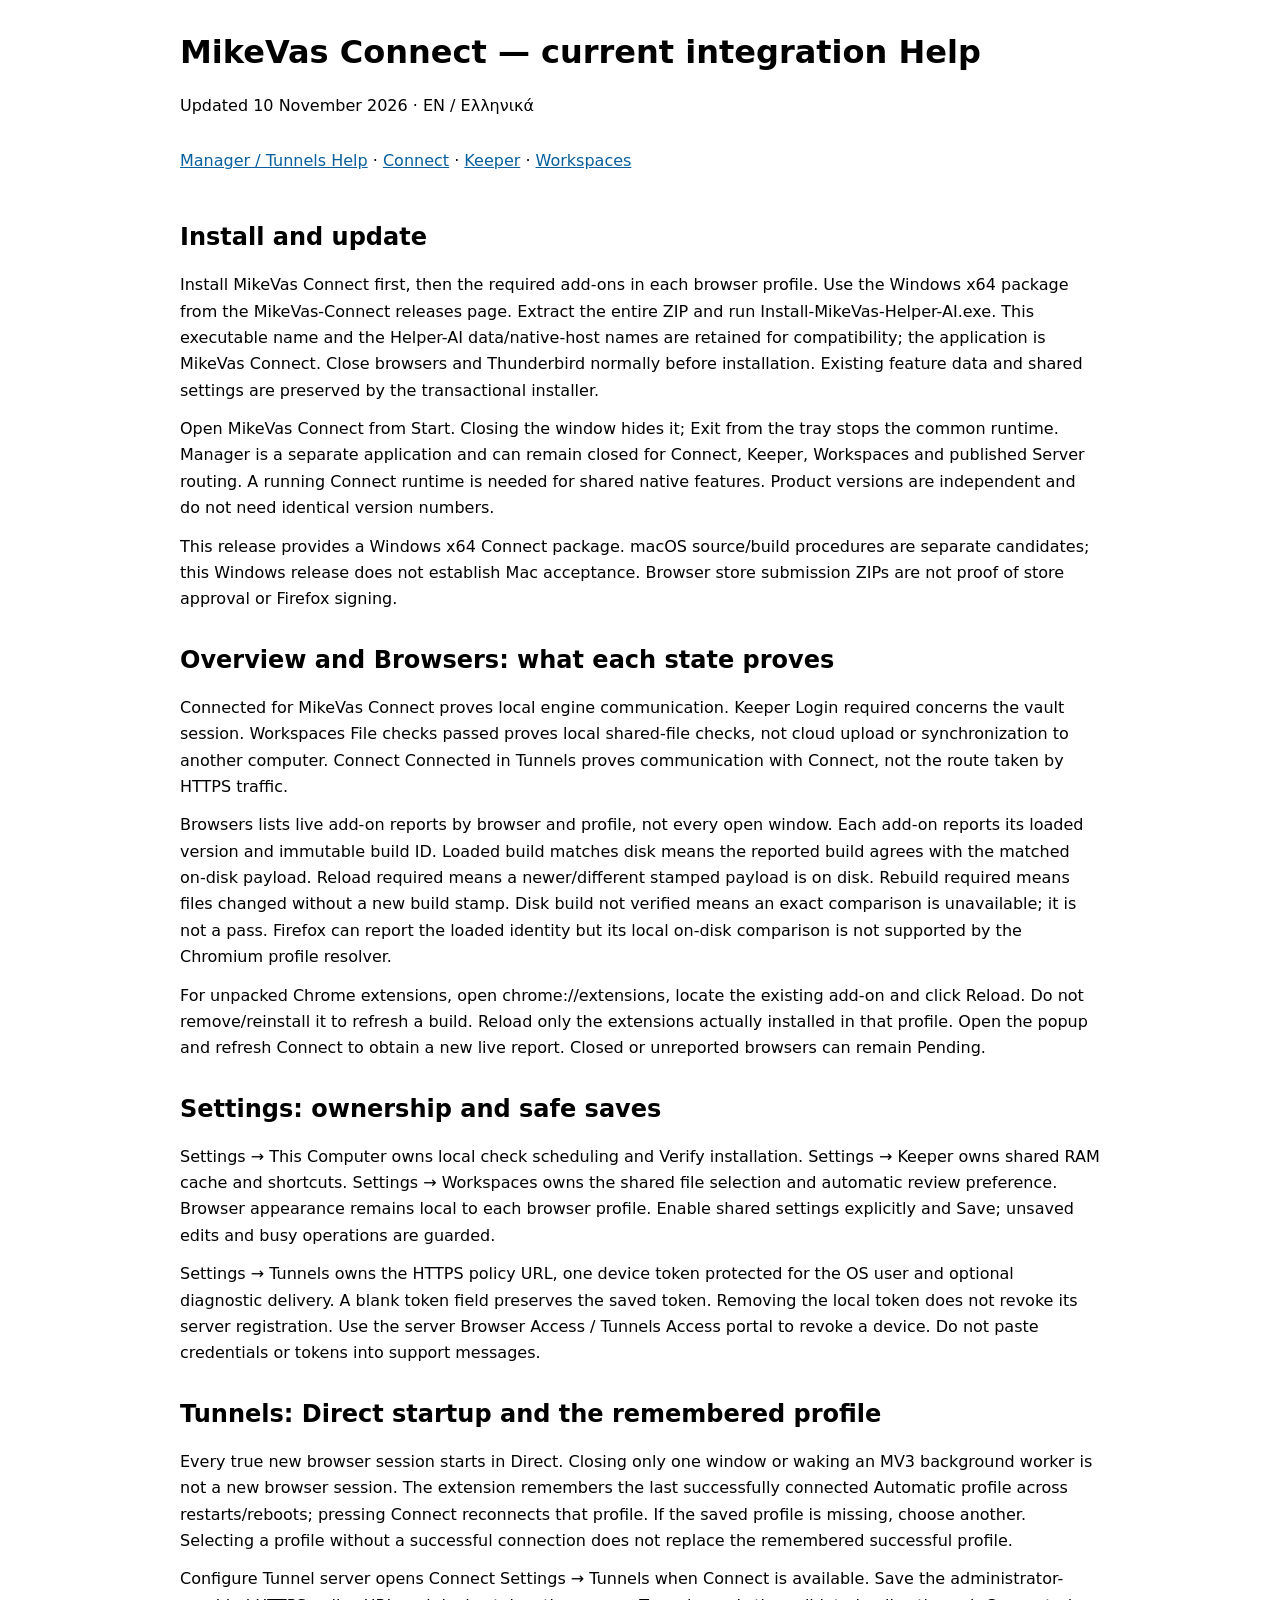
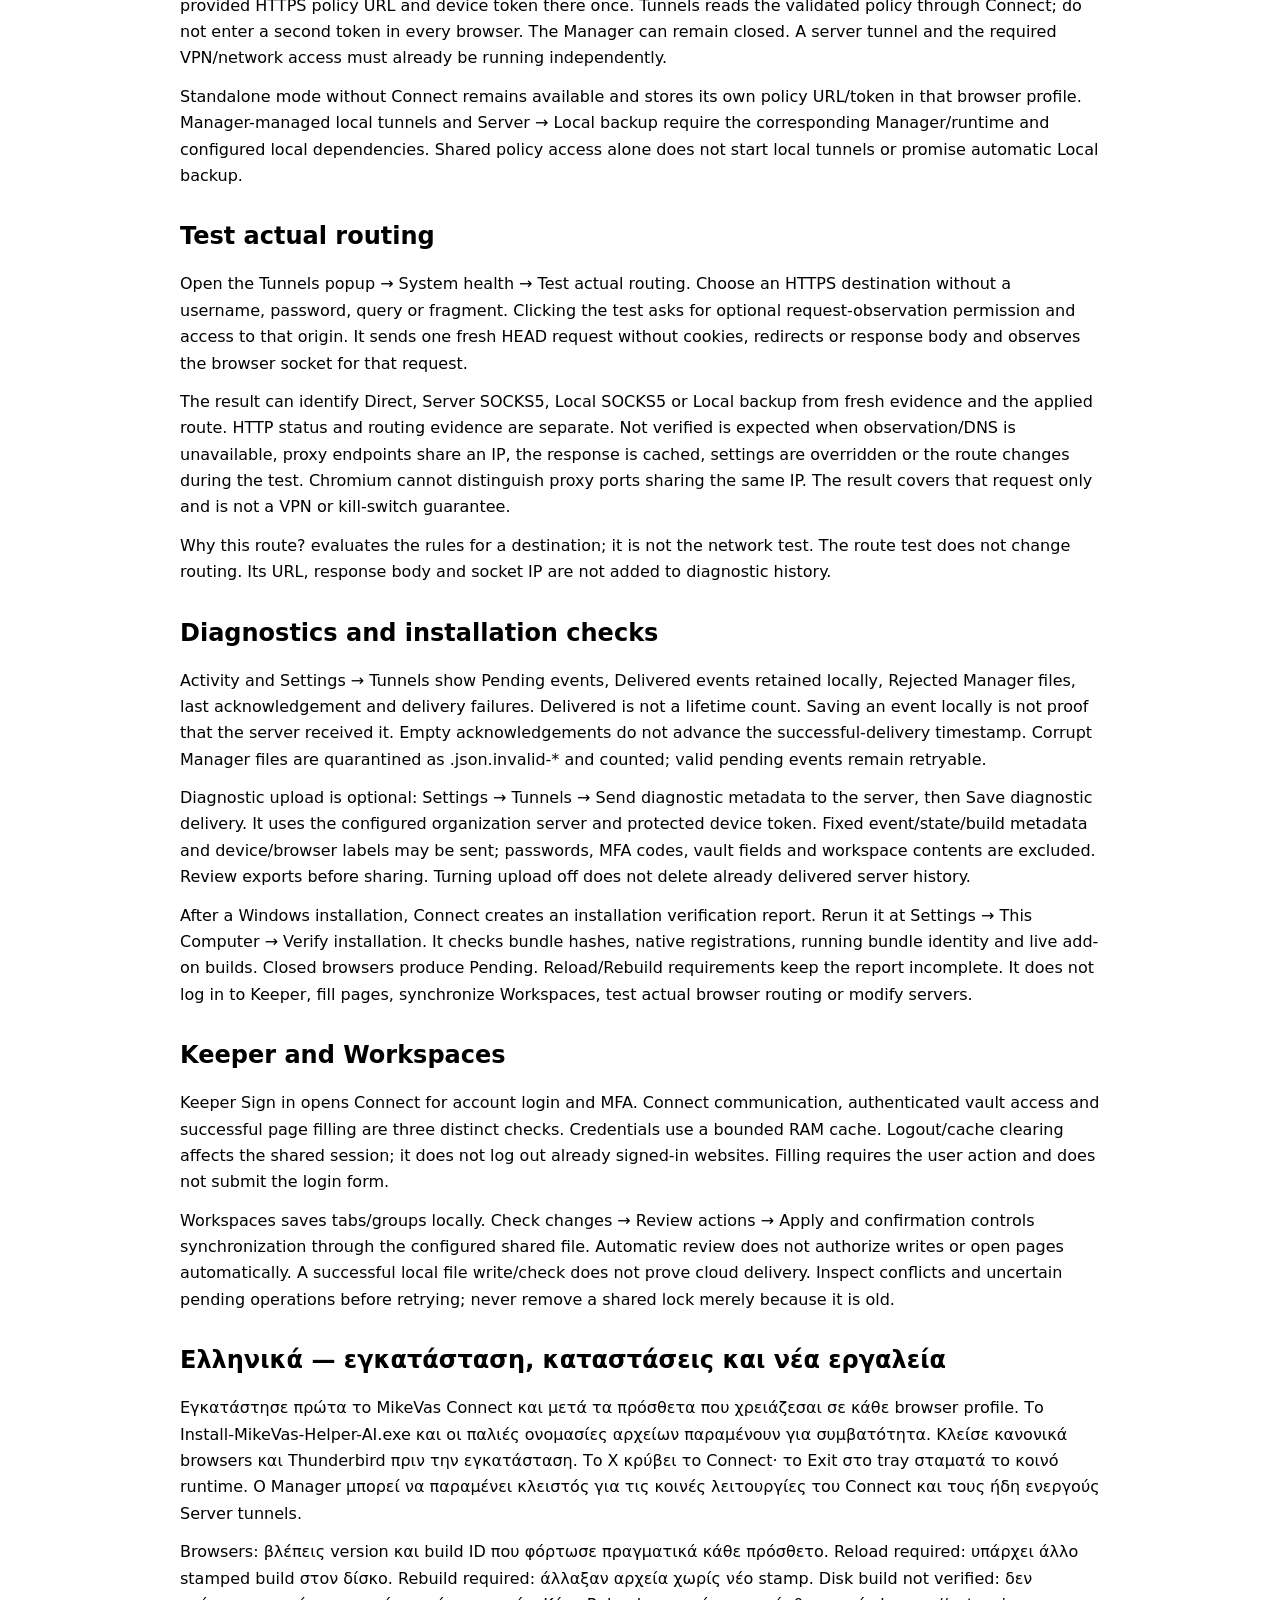
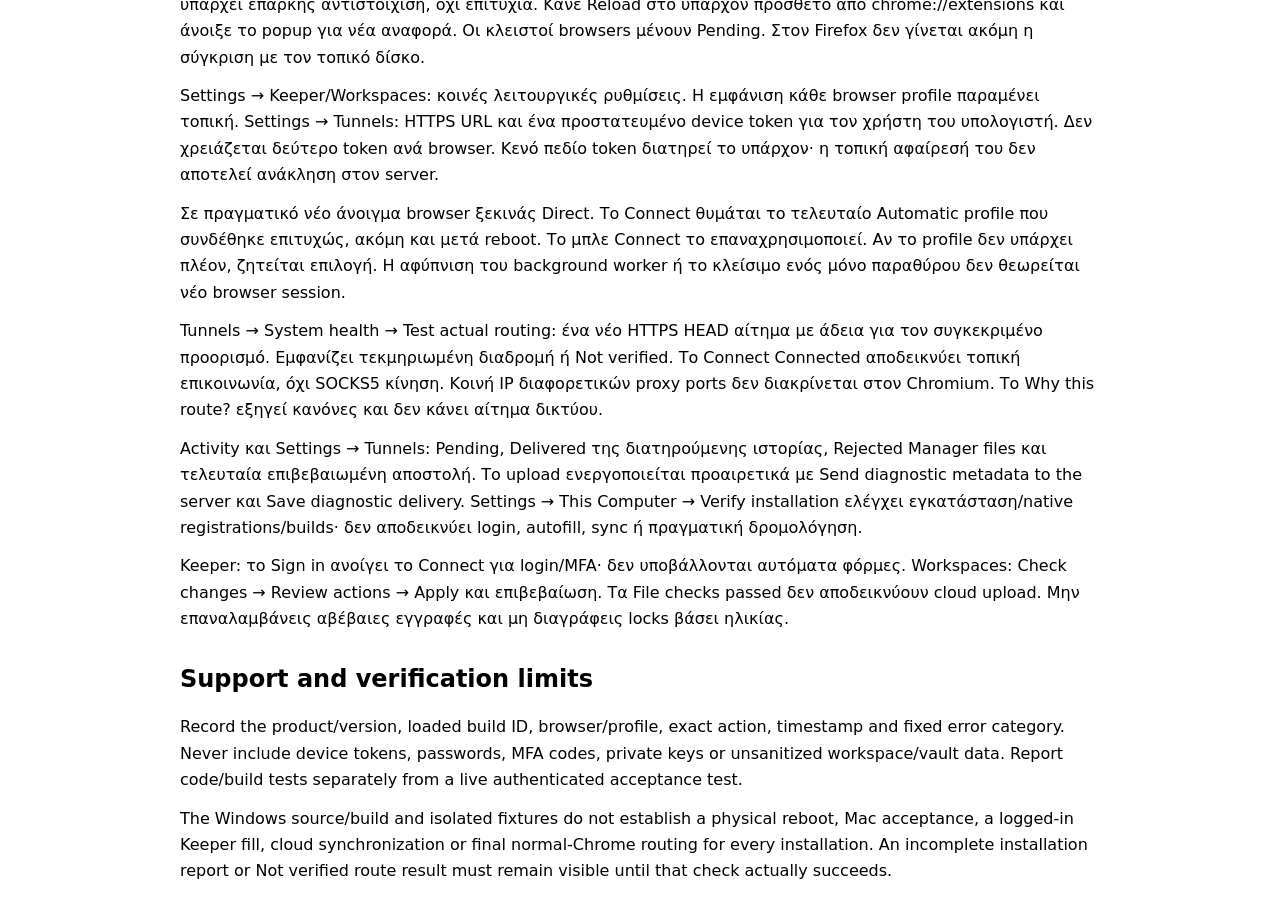
<file: connect.html>
<!doctype html>
<html lang="en"><head><meta charset="utf-8"><meta name="viewport" content="width=device-width,initial-scale=1"><title>MikeVas Connect — current integration Help</title><style>:root{color-scheme:light dark}body{font:16px/1.65 system-ui,sans-serif;max-width:920px;margin:32px auto;padding:0 24px}h1,h2{line-height:1.25}h2{margin-top:32px}p{margin:12px 0}nav{padding:16px 0}a{color:light-dark(#075e9c,#79caff)}section{scroll-margin-top:24px}</style></head><body><header><h1>MikeVas Connect — current integration Help</h1><p>Updated 10 November 2026 · EN / Ελληνικά</p></header><nav><a href="https://vassiliades.github.io/MikeVas-SOCKS5-Help/">Manager / Tunnels Help</a> · <a href="https://github.com/vassiliades/MikeVas-Connect">Connect</a> · <a href="https://github.com/vassiliades/MikeVas-Keeper-AI">Keeper</a> · <a href="https://github.com/vassiliades/MikeVas-Workspaces-AI">Workspaces</a></nav><main><section><h2>Install and update</h2><p>Install MikeVas Connect first, then the required add-ons in each browser profile. Use the Windows x64 package from the MikeVas-Connect releases page. Extract the entire ZIP and run Install-MikeVas-Helper-AI.exe. This executable name and the Helper-AI data/native-host names are retained for compatibility; the application is MikeVas Connect. Close browsers and Thunderbird normally before installation. Existing feature data and shared settings are preserved by the transactional installer.</p><p>Open MikeVas Connect from Start. Closing the window hides it; Exit from the tray stops the common runtime. Manager is a separate application and can remain closed for Connect, Keeper, Workspaces and published Server routing. A running Connect runtime is needed for shared native features. Product versions are independent and do not need identical version numbers.</p><p>This release provides a Windows x64 Connect package. macOS source/build procedures are separate candidates; this Windows release does not establish Mac acceptance. Browser store submission ZIPs are not proof of store approval or Firefox signing.</p></section><section><h2>Overview and Browsers: what each state proves</h2><p>Connected for MikeVas Connect proves local engine communication. Keeper Login required concerns the vault session. Workspaces File checks passed proves local shared-file checks, not cloud upload or synchronization to another computer. Connect Connected in Tunnels proves communication with Connect, not the route taken by HTTPS traffic.</p><p>Browsers lists live add-on reports by browser and profile, not every open window. Each add-on reports its loaded version and immutable build ID. Loaded build matches disk means the reported build agrees with the matched on-disk payload. Reload required means a newer/different stamped payload is on disk. Rebuild required means files changed without a new build stamp. Disk build not verified means an exact comparison is unavailable; it is not a pass. Firefox can report the loaded identity but its local on-disk comparison is not supported by the Chromium profile resolver.</p><p>For unpacked Chrome extensions, open chrome://extensions, locate the existing add-on and click Reload. Do not remove/reinstall it to refresh a build. Reload only the extensions actually installed in that profile. Open the popup and refresh Connect to obtain a new live report. Closed or unreported browsers can remain Pending.</p></section><section><h2>Settings: ownership and safe saves</h2><p>Settings → This Computer owns local check scheduling and Verify installation. Settings → Keeper owns shared RAM cache and shortcuts. Settings → Workspaces owns the shared file selection and automatic review preference. Browser appearance remains local to each browser profile. Enable shared settings explicitly and Save; unsaved edits and busy operations are guarded.</p><p>Settings → Tunnels owns the HTTPS policy URL, one device token protected for the OS user and optional diagnostic delivery. A blank token field preserves the saved token. Removing the local token does not revoke its server registration. Use the server Browser Access / Tunnels Access portal to revoke a device. Do not paste credentials or tokens into support messages.</p></section><section><h2>Tunnels: Direct startup and the remembered profile</h2><p>Every true new browser session starts in Direct. Closing only one window or waking an MV3 background worker is not a new browser session. The extension remembers the last successfully connected Automatic profile across restarts/reboots; pressing Connect reconnects that profile. If the saved profile is missing, choose another. Selecting a profile without a successful connection does not replace the remembered successful profile.</p><p>Configure Tunnel server opens Connect Settings → Tunnels when Connect is available. Save the administrator-provided HTTPS policy URL and device token there once. Tunnels reads the validated policy through Connect; do not enter a second token in every browser. The Manager can remain closed. A server tunnel and the required VPN/network access must already be running independently.</p><p>Standalone mode without Connect remains available and stores its own policy URL/token in that browser profile. Manager-managed local tunnels and Server → Local backup require the corresponding Manager/runtime and configured local dependencies. Shared policy access alone does not start local tunnels or promise automatic Local backup.</p></section><section><h2>Test actual routing</h2><p>Open the Tunnels popup → System health → Test actual routing. Choose an HTTPS destination without a username, password, query or fragment. Clicking the test asks for optional request-observation permission and access to that origin. It sends one fresh HEAD request without cookies, redirects or response body and observes the browser socket for that request.</p><p>The result can identify Direct, Server SOCKS5, Local SOCKS5 or Local backup from fresh evidence and the applied route. HTTP status and routing evidence are separate. Not verified is expected when observation/DNS is unavailable, proxy endpoints share an IP, the response is cached, settings are overridden or the route changes during the test. Chromium cannot distinguish proxy ports sharing the same IP. The result covers that request only and is not a VPN or kill-switch guarantee.</p><p>Why this route? evaluates the rules for a destination; it is not the network test. The route test does not change routing. Its URL, response body and socket IP are not added to diagnostic history.</p></section><section><h2>Diagnostics and installation checks</h2><p>Activity and Settings → Tunnels show Pending events, Delivered events retained locally, Rejected Manager files, last acknowledgement and delivery failures. Delivered is not a lifetime count. Saving an event locally is not proof that the server received it. Empty acknowledgements do not advance the successful-delivery timestamp. Corrupt Manager files are quarantined as .json.invalid-* and counted; valid pending events remain retryable.</p><p>Diagnostic upload is optional: Settings → Tunnels → Send diagnostic metadata to the server, then Save diagnostic delivery. It uses the configured organization server and protected device token. Fixed event/state/build metadata and device/browser labels may be sent; passwords, MFA codes, vault fields and workspace contents are excluded. Review exports before sharing. Turning upload off does not delete already delivered server history.</p><p>After a Windows installation, Connect creates an installation verification report. Rerun it at Settings → This Computer → Verify installation. It checks bundle hashes, native registrations, running bundle identity and live add-on builds. Closed browsers produce Pending. Reload/Rebuild requirements keep the report incomplete. It does not log in to Keeper, fill pages, synchronize Workspaces, test actual browser routing or modify servers.</p></section><section><h2>Keeper and Workspaces</h2><p>Keeper Sign in opens Connect for account login and MFA. Connect communication, authenticated vault access and successful page filling are three distinct checks. Credentials use a bounded RAM cache. Logout/cache clearing affects the shared session; it does not log out already signed-in websites. Filling requires the user action and does not submit the login form.</p><p>Workspaces saves tabs/groups locally. Check changes → Review actions → Apply and confirmation controls synchronization through the configured shared file. Automatic review does not authorize writes or open pages automatically. A successful local file write/check does not prove cloud delivery. Inspect conflicts and uncertain pending operations before retrying; never remove a shared lock merely because it is old.</p></section><section><h2>Ελληνικά — εγκατάσταση, καταστάσεις και νέα εργαλεία</h2><p>Εγκατάστησε πρώτα το MikeVas Connect και μετά τα πρόσθετα που χρειάζεσαι σε κάθε browser profile. Το Install-MikeVas-Helper-AI.exe και οι παλιές ονομασίες αρχείων παραμένουν για συμβατότητα. Κλείσε κανονικά browsers και Thunderbird πριν την εγκατάσταση. Το Χ κρύβει το Connect· το Exit στο tray σταματά το κοινό runtime. Ο Manager μπορεί να παραμένει κλειστός για τις κοινές λειτουργίες του Connect και τους ήδη ενεργούς Server tunnels.</p><p>Browsers: βλέπεις version και build ID που φόρτωσε πραγματικά κάθε πρόσθετο. Reload required: υπάρχει άλλο stamped build στον δίσκο. Rebuild required: άλλαξαν αρχεία χωρίς νέο stamp. Disk build not verified: δεν υπάρχει επαρκής αντιστοίχιση, όχι επιτυχία. Κάνε Reload στο υπάρχον πρόσθετο από chrome://extensions και άνοιξε το popup για νέα αναφορά. Οι κλειστοί browsers μένουν Pending. Στον Firefox δεν γίνεται ακόμη η σύγκριση με τον τοπικό δίσκο.</p><p>Settings → Keeper/Workspaces: κοινές λειτουργικές ρυθμίσεις. Η εμφάνιση κάθε browser profile παραμένει τοπική. Settings → Tunnels: HTTPS URL και ένα προστατευμένο device token για τον χρήστη του υπολογιστή. Δεν χρειάζεται δεύτερο token ανά browser. Κενό πεδίο token διατηρεί το υπάρχον· η τοπική αφαίρεσή του δεν αποτελεί ανάκληση στον server.</p><p>Σε πραγματικό νέο άνοιγμα browser ξεκινάς Direct. Το Connect θυμάται το τελευταίο Automatic profile που συνδέθηκε επιτυχώς, ακόμη και μετά reboot. Το μπλε Connect το επαναχρησιμοποιεί. Αν το profile δεν υπάρχει πλέον, ζητείται επιλογή. Η αφύπνιση του background worker ή το κλείσιμο ενός μόνο παραθύρου δεν θεωρείται νέο browser session.</p><p>Tunnels → System health → Test actual routing: ένα νέο HTTPS HEAD αίτημα με άδεια για τον συγκεκριμένο προορισμό. Εμφανίζει τεκμηριωμένη διαδρομή ή Not verified. Το Connect Connected αποδεικνύει τοπική επικοινωνία, όχι SOCKS5 κίνηση. Κοινή IP διαφορετικών proxy ports δεν διακρίνεται στον Chromium. Το Why this route? εξηγεί κανόνες και δεν κάνει αίτημα δικτύου.</p><p>Activity και Settings → Tunnels: Pending, Delivered της διατηρούμενης ιστορίας, Rejected Manager files και τελευταία επιβεβαιωμένη αποστολή. Το upload ενεργοποιείται προαιρετικά με Send diagnostic metadata to the server και Save diagnostic delivery. Settings → This Computer → Verify installation ελέγχει εγκατάσταση/native registrations/builds· δεν αποδεικνύει login, autofill, sync ή πραγματική δρομολόγηση.</p><p>Keeper: το Sign in ανοίγει το Connect για login/MFA· δεν υποβάλλονται αυτόματα φόρμες. Workspaces: Check changes → Review actions → Apply και επιβεβαίωση. Τα File checks passed δεν αποδεικνύουν cloud upload. Μην επαναλαμβάνεις αβέβαιες εγγραφές και μη διαγράφεις locks βάσει ηλικίας.</p></section><section><h2>Support and verification limits</h2><p>Record the product/version, loaded build ID, browser/profile, exact action, timestamp and fixed error category. Never include device tokens, passwords, MFA codes, private keys or unsanitized workspace/vault data. Report code/build tests separately from a live authenticated acceptance test.</p><p>The Windows source/build and isolated fixtures do not establish a physical reboot, Mac acceptance, a logged-in Keeper fill, cloud synchronization or final normal-Chrome routing for every installation. An incomplete installation report or Not verified route result must remain visible until that check actually succeeds.</p></section></main></body></html>
</file>
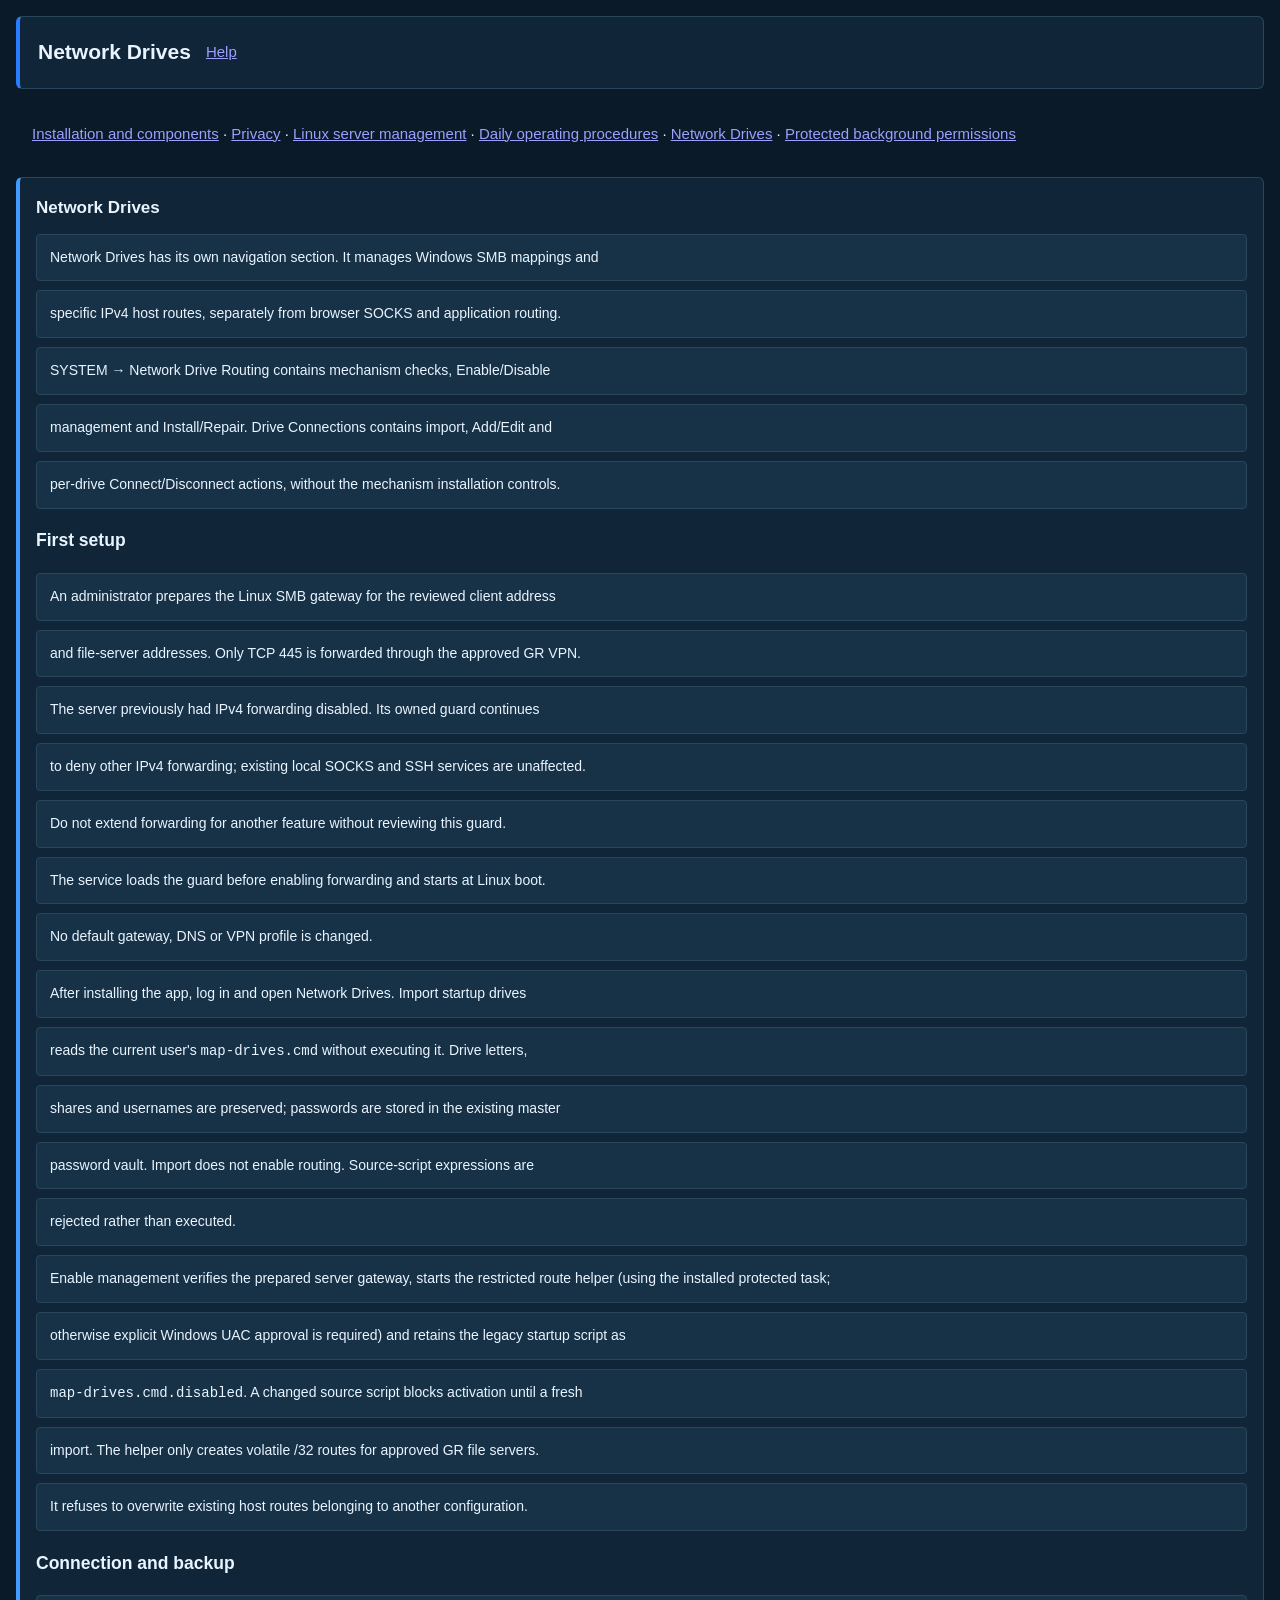
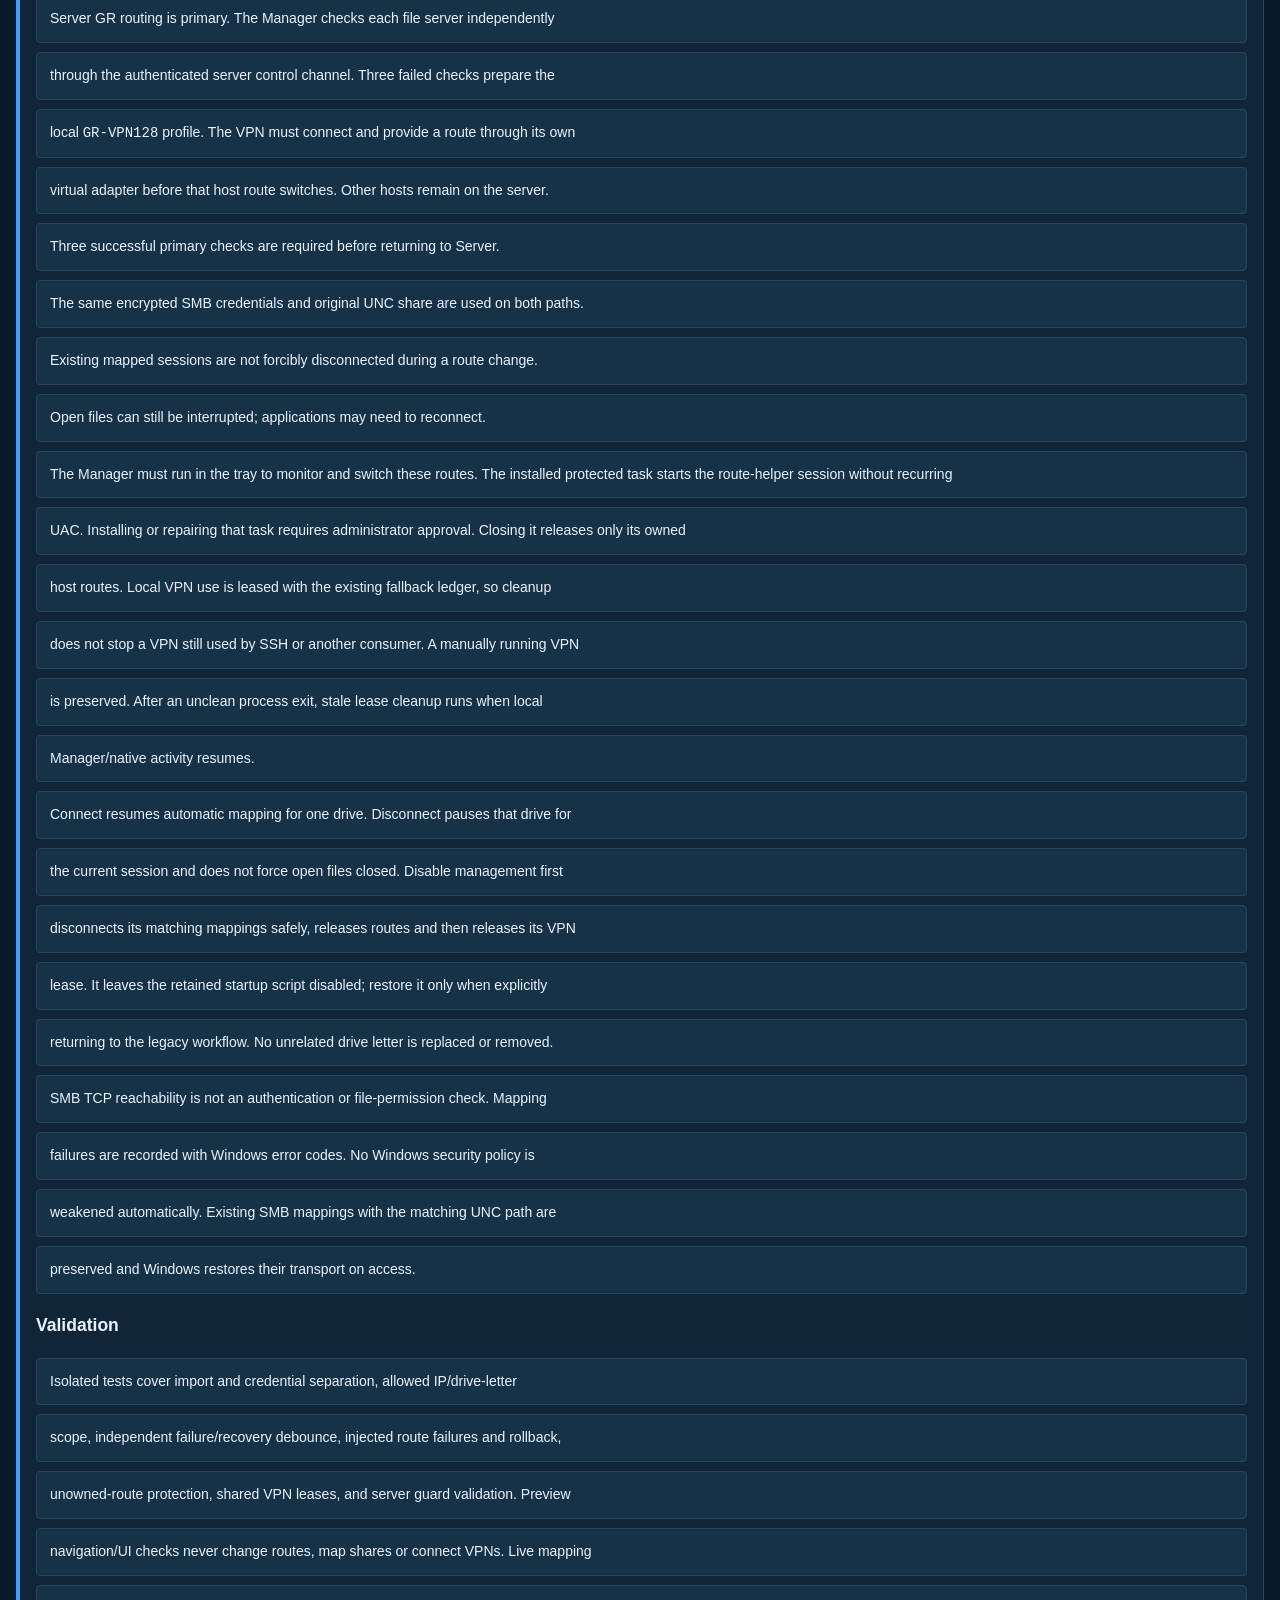
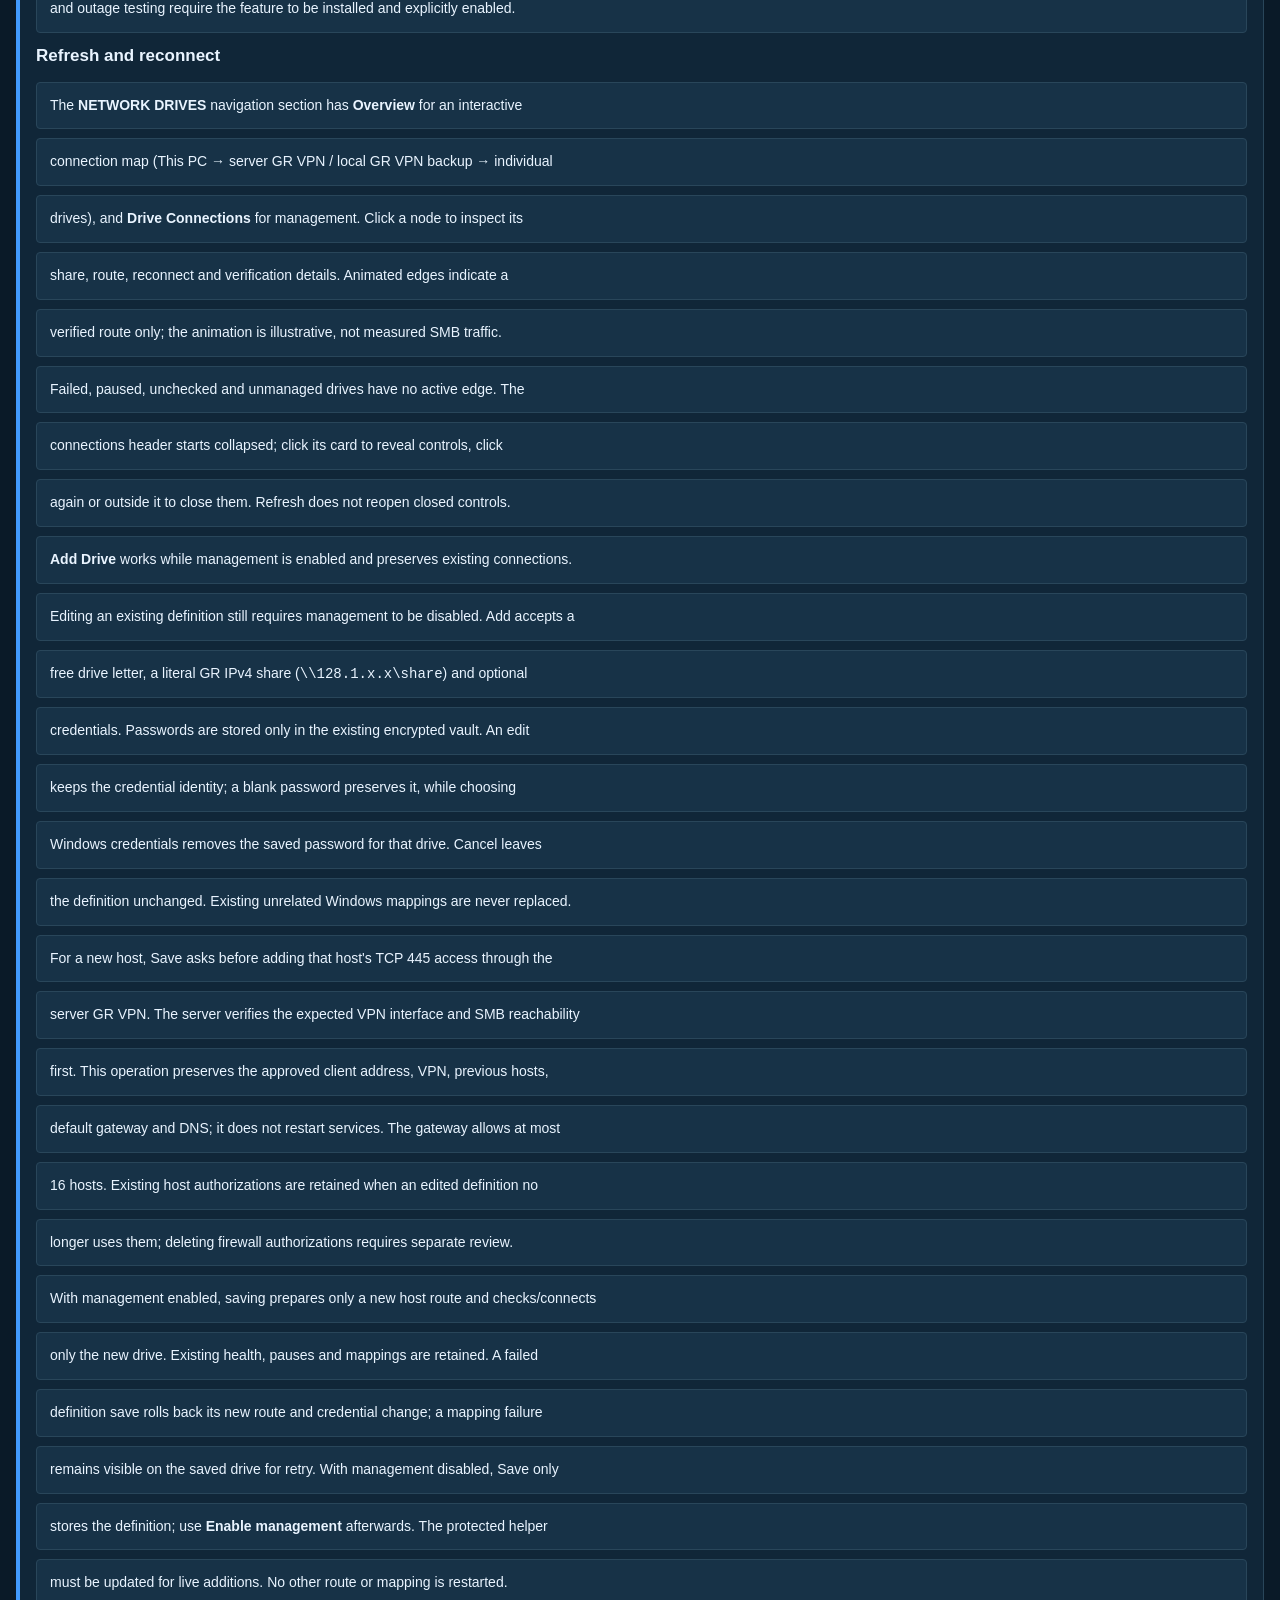
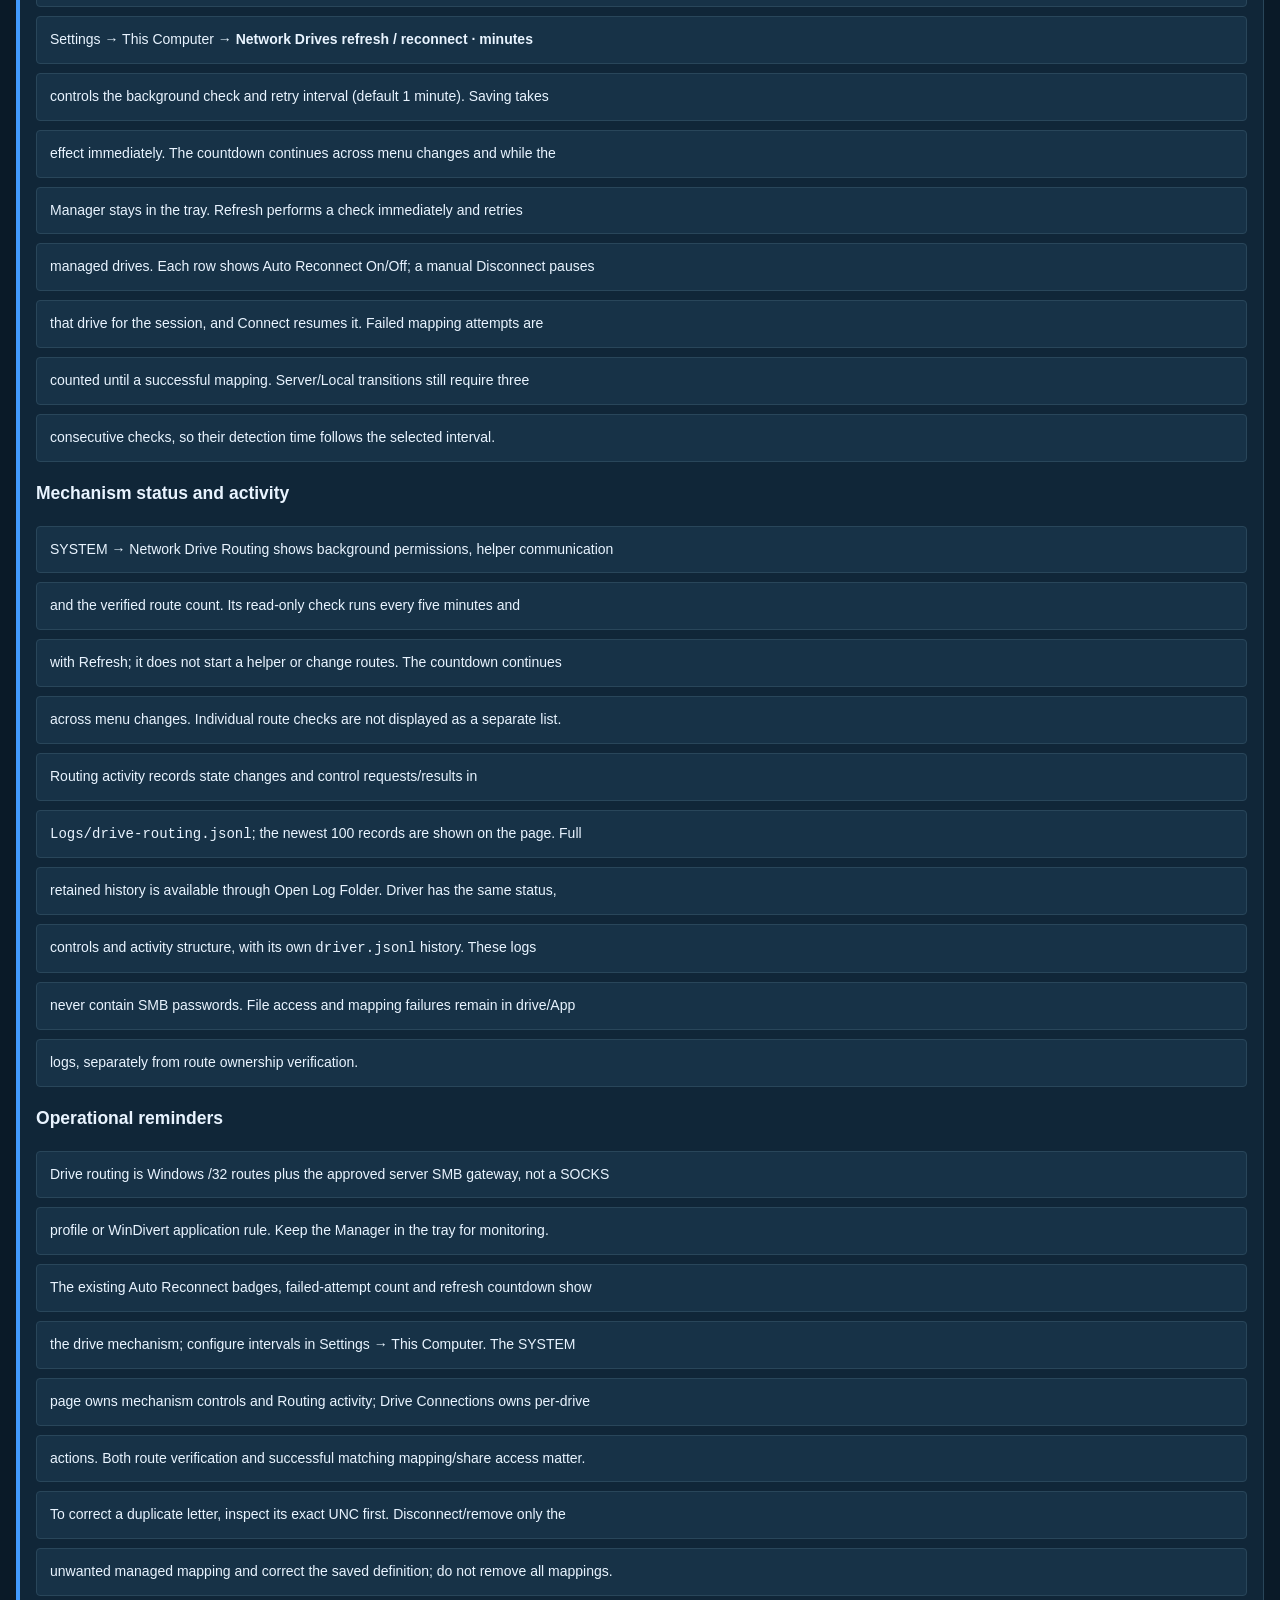
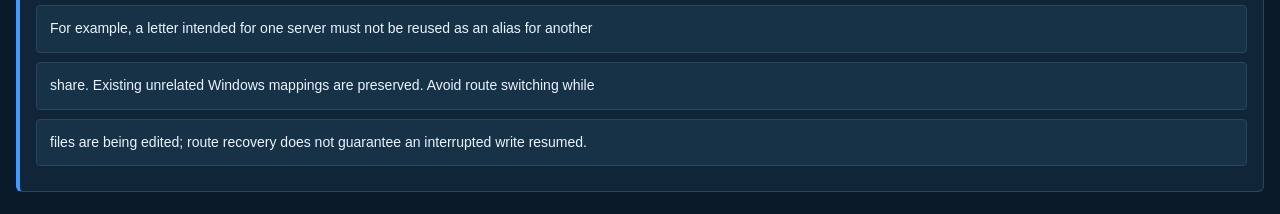
<file: drives.html>
<!doctype html><html lang="en"><head><meta charset="utf-8"><meta name="viewport" content="width=device-width,initial-scale=1"><title>Network Drives</title><script src="help-theme.js"></script><link rel="stylesheet" href="help.css"></head><body><main><header><h1>Network Drives</h1><a href="./">Help</a></header><nav style="padding:16px;line-height:2"><a href="install.html">Installation and components</a> · <a href="privacy.html">Privacy</a> · <a href="server.html">Linux server management</a> · <a href="procedures.html">Daily operating procedures</a> · <a href="drives.html">Network Drives</a> · <a href="permissions.html">Protected background permissions</a></nav><article><h2>Network Drives</h2><p>Network Drives has its own navigation section. It manages Windows SMB mappings and</p><p>specific IPv4 host routes, separately from browser SOCKS and application routing.</p><p>SYSTEM → Network Drive Routing contains mechanism checks, Enable/Disable</p><p>management and Install/Repair. Drive Connections contains import, Add/Edit and</p><p>per-drive Connect/Disconnect actions, without the mechanism installation controls.</p><h3>First setup</h3><p>An administrator prepares the Linux SMB gateway for the reviewed client address</p><p>and file-server addresses. Only TCP 445 is forwarded through the approved GR VPN.</p><p>The server previously had IPv4 forwarding disabled. Its owned guard continues</p><p>to deny other IPv4 forwarding; existing local SOCKS and SSH services are unaffected.</p><p>Do not extend forwarding for another feature without reviewing this guard.</p><p>The service loads the guard before enabling forwarding and starts at Linux boot.</p><p>No default gateway, DNS or VPN profile is changed.</p><p>After installing the app, log in and open Network Drives. Import startup drives</p><p>reads the current user&#x27;s <code>map-drives.cmd</code> without executing it. Drive letters,</p><p>shares and usernames are preserved; passwords are stored in the existing master</p><p>password vault. Import does not enable routing. Source-script expressions are</p><p>rejected rather than executed.</p><p>Enable management verifies the prepared server gateway, starts the restricted route helper (using the installed protected task;</p><p>otherwise explicit Windows UAC approval is required) and retains the legacy startup script as</p><p><code>map-drives.cmd.disabled</code>. A changed source script blocks activation until a fresh</p><p>import. The helper only creates volatile /32 routes for approved GR file servers.</p><p>It refuses to overwrite existing host routes belonging to another configuration.</p><h3>Connection and backup</h3><p>Server GR routing is primary. The Manager checks each file server independently</p><p>through the authenticated server control channel. Three failed checks prepare the</p><p>local <code>GR-VPN128</code> profile. The VPN must connect and provide a route through its own</p><p>virtual adapter before that host route switches. Other hosts remain on the server.</p><p>Three successful primary checks are required before returning to Server.</p><p>The same encrypted SMB credentials and original UNC share are used on both paths.</p><p>Existing mapped sessions are not forcibly disconnected during a route change.</p><p>Open files can still be interrupted; applications may need to reconnect.</p><p>The Manager must run in the tray to monitor and switch these routes. The installed protected task starts the route-helper session without recurring</p><p>UAC. Installing or repairing that task requires administrator approval. Closing it releases only its owned</p><p>host routes. Local VPN use is leased with the existing fallback ledger, so cleanup</p><p>does not stop a VPN still used by SSH or another consumer. A manually running VPN</p><p>is preserved. After an unclean process exit, stale lease cleanup runs when local</p><p>Manager/native activity resumes.</p><p>Connect resumes automatic mapping for one drive. Disconnect pauses that drive for</p><p>the current session and does not force open files closed. Disable management first</p><p>disconnects its matching mappings safely, releases routes and then releases its VPN</p><p>lease. It leaves the retained startup script disabled; restore it only when explicitly</p><p>returning to the legacy workflow. No unrelated drive letter is replaced or removed.</p><p>SMB TCP reachability is not an authentication or file-permission check. Mapping</p><p>failures are recorded with Windows error codes. No Windows security policy is</p><p>weakened automatically. Existing SMB mappings with the matching UNC path are</p><p>preserved and Windows restores their transport on access.</p><h3>Validation</h3><p>Isolated tests cover import and credential separation, allowed IP/drive-letter</p><p>scope, independent failure/recovery debounce, injected route failures and rollback,</p><p>unowned-route protection, shared VPN leases, and server guard validation. Preview</p><p>navigation/UI checks never change routes, map shares or connect VPNs. Live mapping</p><p>and outage testing require the feature to be installed and explicitly enabled.</p><h2>Refresh and reconnect</h2><p>The <strong>NETWORK DRIVES</strong> navigation section has <strong>Overview</strong> for an interactive</p><p>connection map (This PC → server GR VPN / local GR VPN backup → individual</p><p>drives), and <strong>Drive Connections</strong> for management. Click a node to inspect its</p><p>share, route, reconnect and verification details. Animated edges indicate a</p><p>verified route only; the animation is illustrative, not measured SMB traffic.</p><p>Failed, paused, unchecked and unmanaged drives have no active edge. The</p><p>connections header starts collapsed; click its card to reveal controls, click</p><p>again or outside it to close them. Refresh does not reopen closed controls.</p><p><strong>Add Drive</strong> works while management is enabled and preserves existing connections.</p><p>Editing an existing definition still requires management to be disabled. Add accepts a</p><p>free drive letter, a literal GR IPv4 share (<code>\\128.1.x.x\share</code>) and optional</p><p>credentials. Passwords are stored only in the existing encrypted vault. An edit</p><p>keeps the credential identity; a blank password preserves it, while choosing</p><p>Windows credentials removes the saved password for that drive. Cancel leaves</p><p>the definition unchanged. Existing unrelated Windows mappings are never replaced.</p><p>For a new host, Save asks before adding that host&#x27;s TCP 445 access through the</p><p>server GR VPN. The server verifies the expected VPN interface and SMB reachability</p><p>first. This operation preserves the approved client address, VPN, previous hosts,</p><p>default gateway and DNS; it does not restart services. The gateway allows at most</p><p>16 hosts. Existing host authorizations are retained when an edited definition no</p><p>longer uses them; deleting firewall authorizations requires separate review.</p><p>With management enabled, saving prepares only a new host route and checks/connects</p><p>only the new drive. Existing health, pauses and mappings are retained. A failed</p><p>definition save rolls back its new route and credential change; a mapping failure</p><p>remains visible on the saved drive for retry. With management disabled, Save only</p><p>stores the definition; use <strong>Enable management</strong> afterwards. The protected helper</p><p>must be updated for live additions. No other route or mapping is restarted.</p><p>Settings → This Computer → <strong>Network Drives refresh / reconnect · minutes</strong></p><p>controls the background check and retry interval (default 1 minute). Saving takes</p><p>effect immediately. The countdown continues across menu changes and while the</p><p>Manager stays in the tray. Refresh performs a check immediately and retries</p><p>managed drives. Each row shows Auto Reconnect On/Off; a manual Disconnect pauses</p><p>that drive for the session, and Connect resumes it. Failed mapping attempts are</p><p>counted until a successful mapping. Server/Local transitions still require three</p><p>consecutive checks, so their detection time follows the selected interval.</p><h3>Mechanism status and activity</h3><p>SYSTEM → Network Drive Routing shows background permissions, helper communication</p><p>and the verified route count. Its read-only check runs every five minutes and</p><p>with Refresh; it does not start a helper or change routes. The countdown continues</p><p>across menu changes. Individual route checks are not displayed as a separate list.</p><p>Routing activity records state changes and control requests/results in</p><p><code>Logs/drive-routing.jsonl</code>; the newest 100 records are shown on the page. Full</p><p>retained history is available through Open Log Folder. Driver has the same status,</p><p>controls and activity structure, with its own <code>driver.jsonl</code> history. These logs</p><p>never contain SMB passwords. File access and mapping failures remain in drive/App</p><p>logs, separately from route ownership verification.</p><h3>Operational reminders</h3><p>Drive routing is Windows /32 routes plus the approved server SMB gateway, not a SOCKS</p><p>profile or WinDivert application rule. Keep the Manager in the tray for monitoring.</p><p>The existing Auto Reconnect badges, failed-attempt count and refresh countdown show</p><p>the drive mechanism; configure intervals in Settings → This Computer. The SYSTEM</p><p>page owns mechanism controls and Routing activity; Drive Connections owns per-drive</p><p>actions. Both route verification and successful matching mapping/share access matter.</p><p>To correct a duplicate letter, inspect its exact UNC first. Disconnect/remove only the</p><p>unwanted managed mapping and correct the saved definition; do not remove all mappings.</p><p>For example, a letter intended for one server must not be reused as an alias for another</p><p>share. Existing unrelated Windows mappings are preserved. Avoid route switching while</p><p>files are being edited; route recovery does not guarantee an interrupted write resumed.</p></article></main></body></html>
</file>
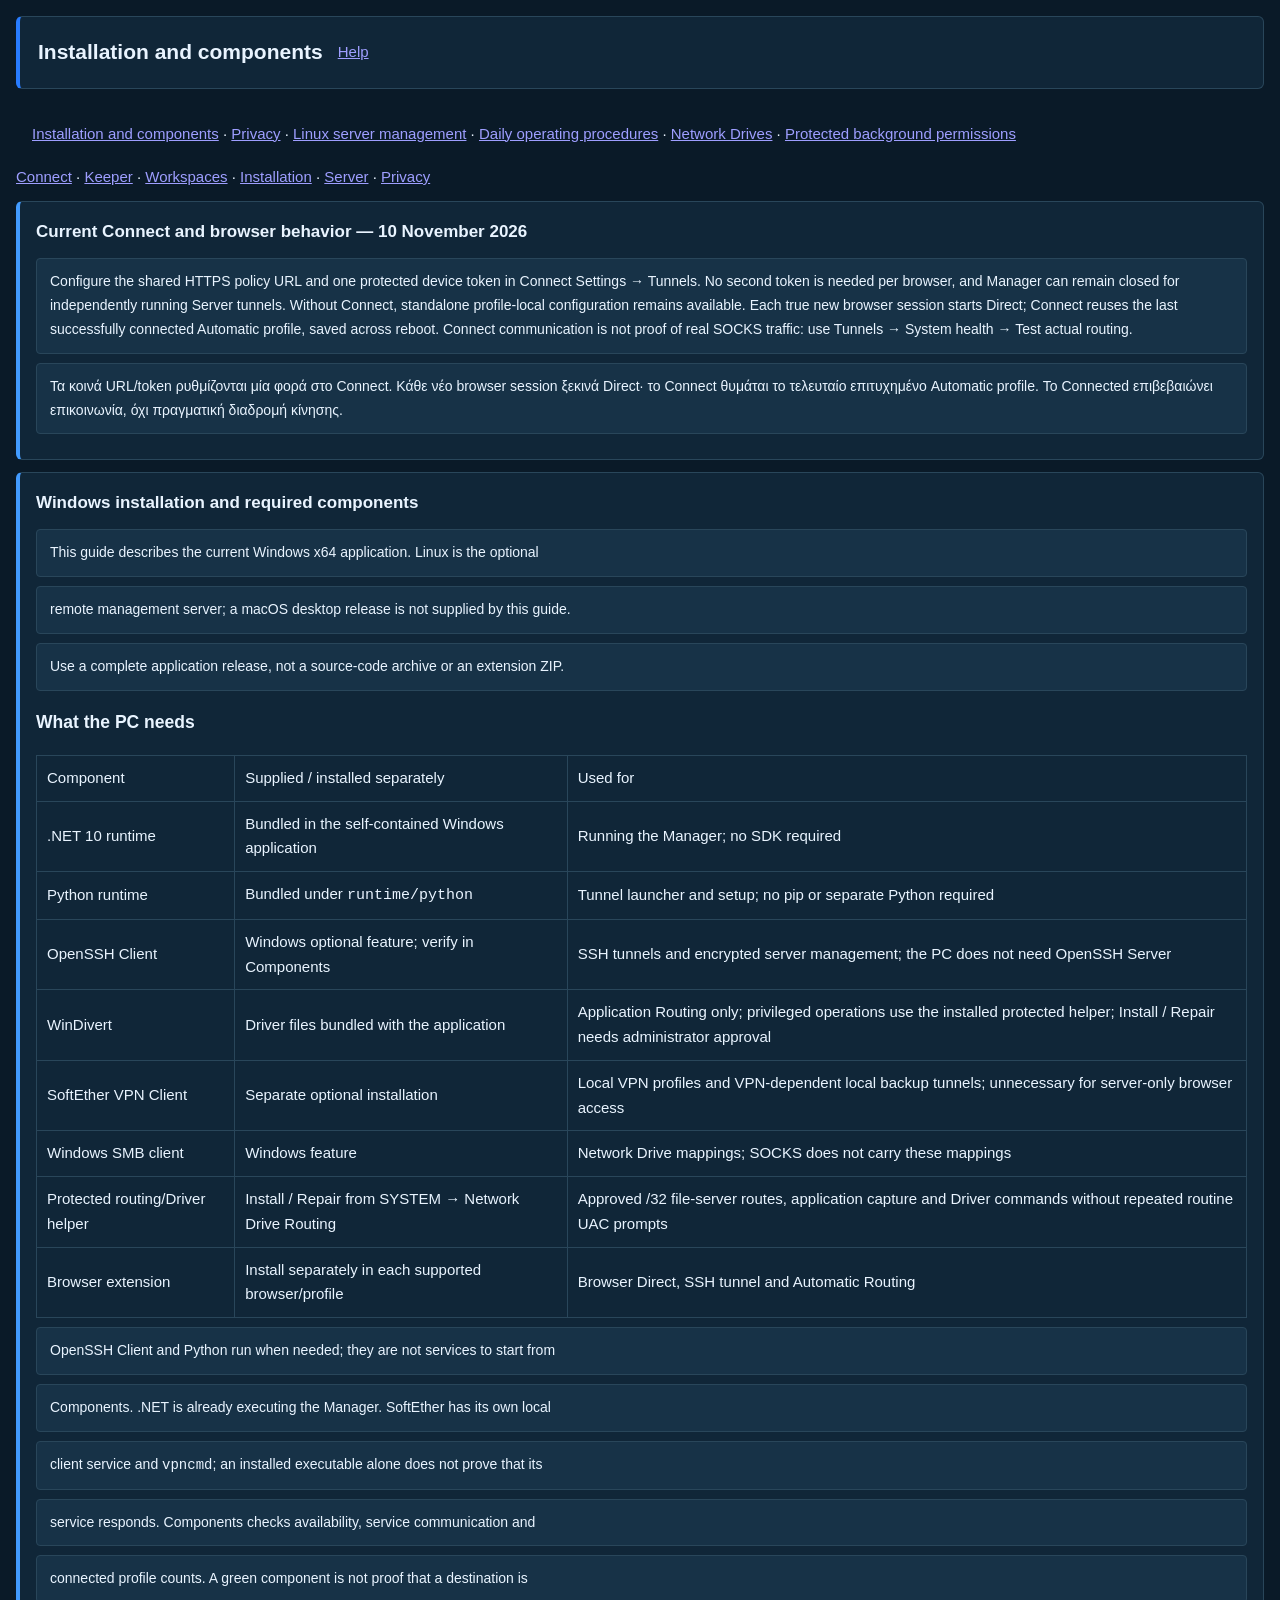
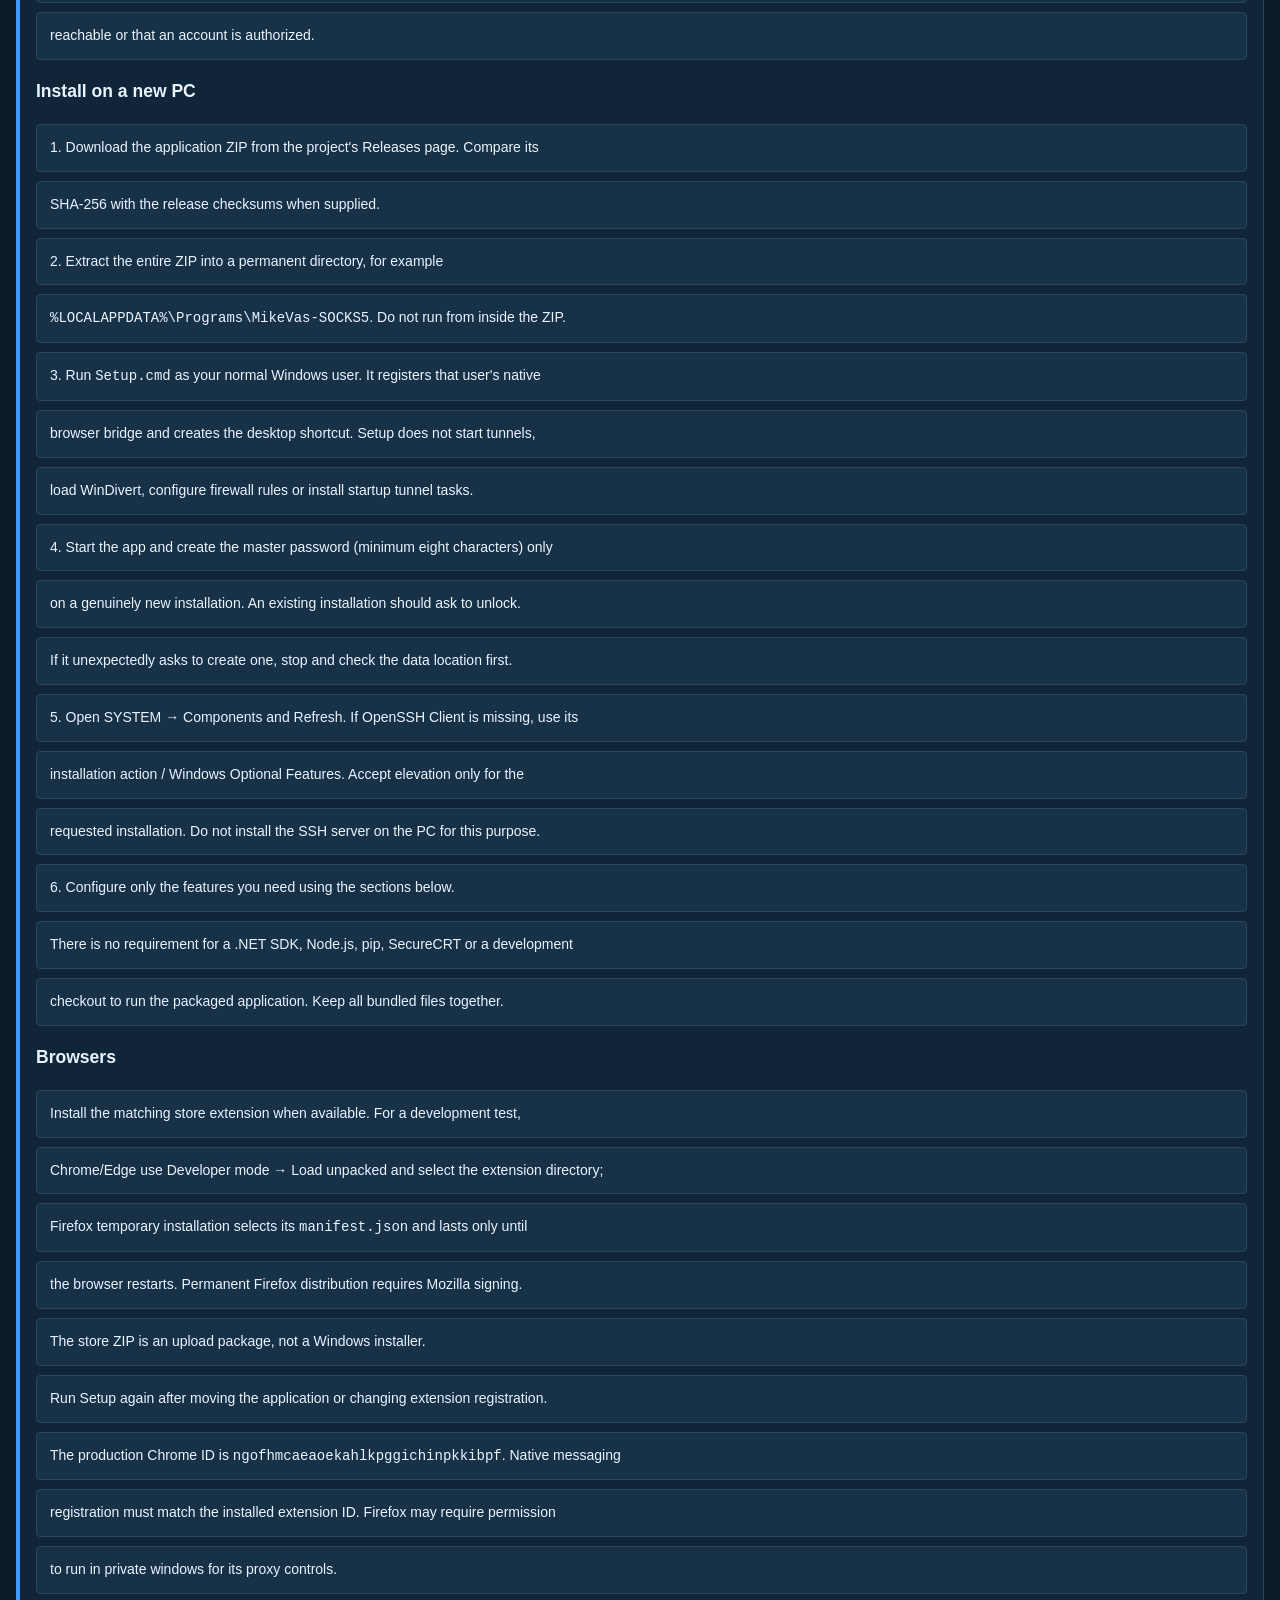
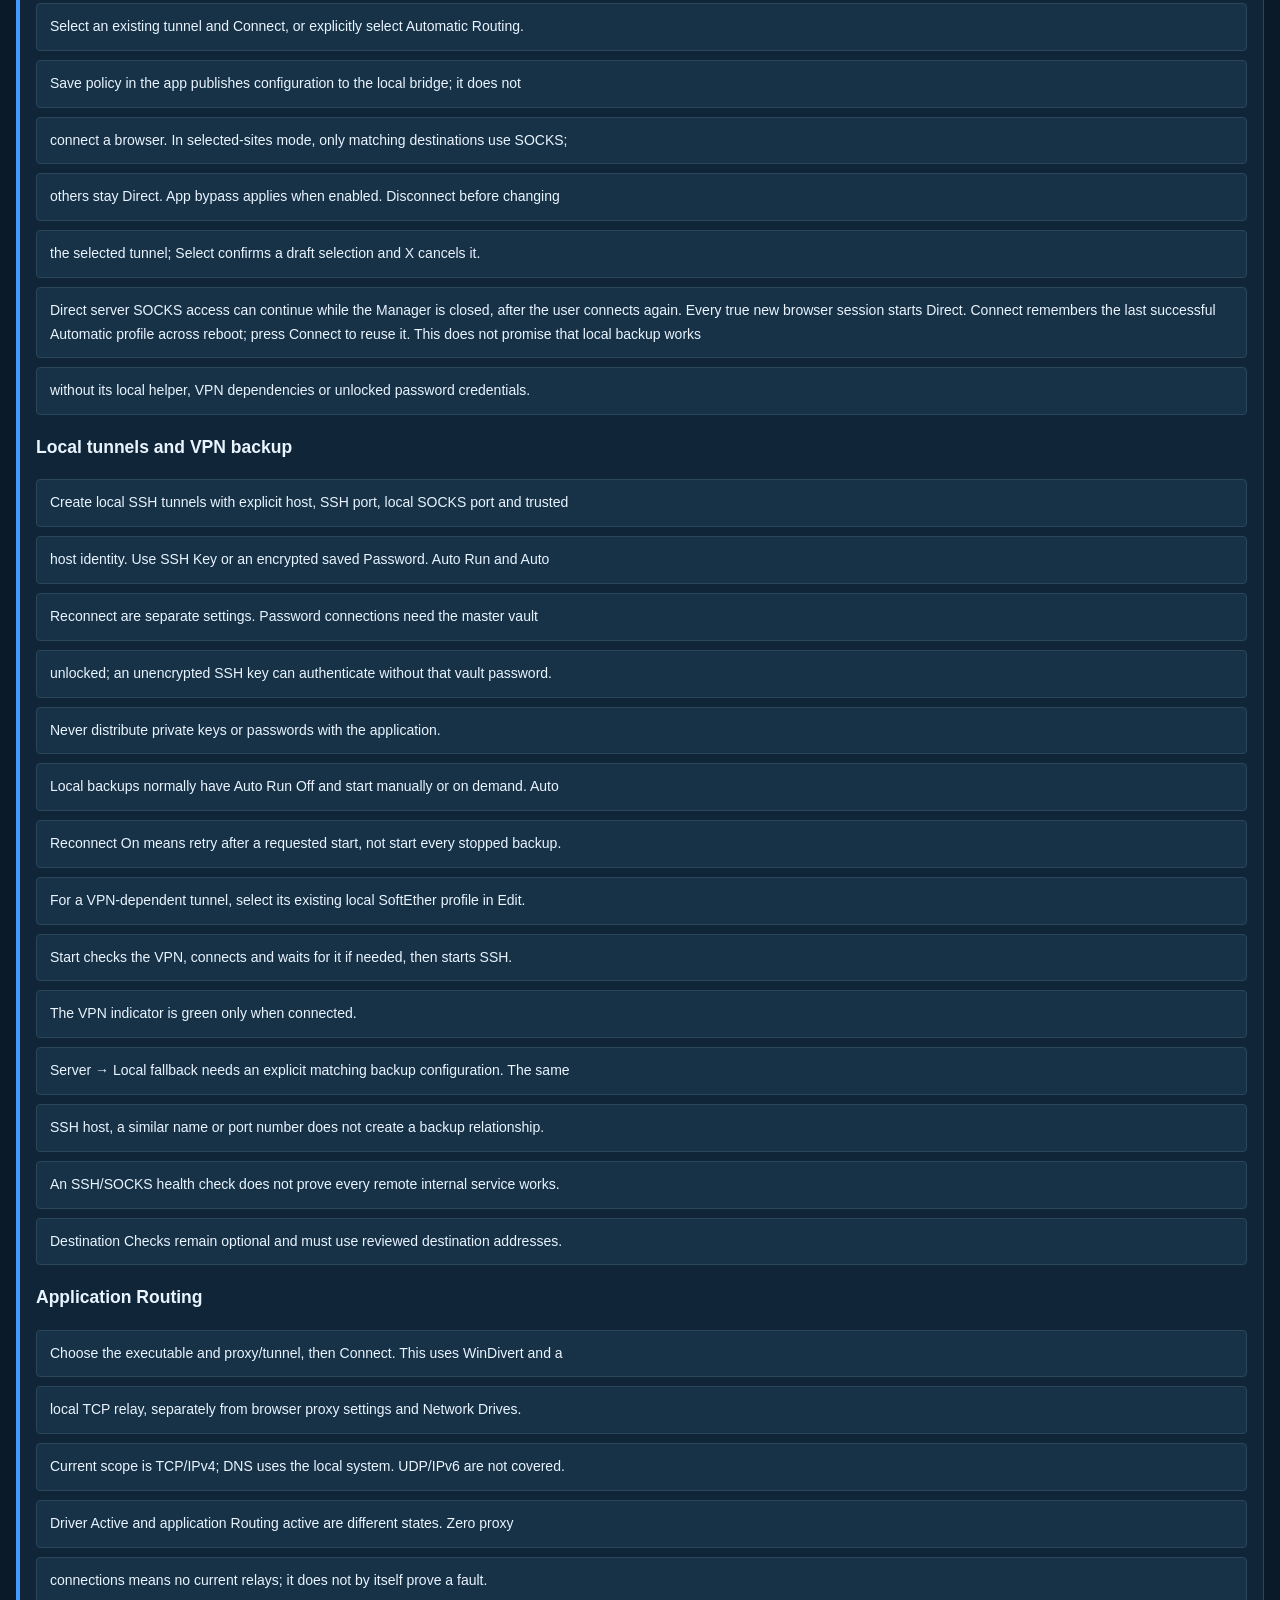
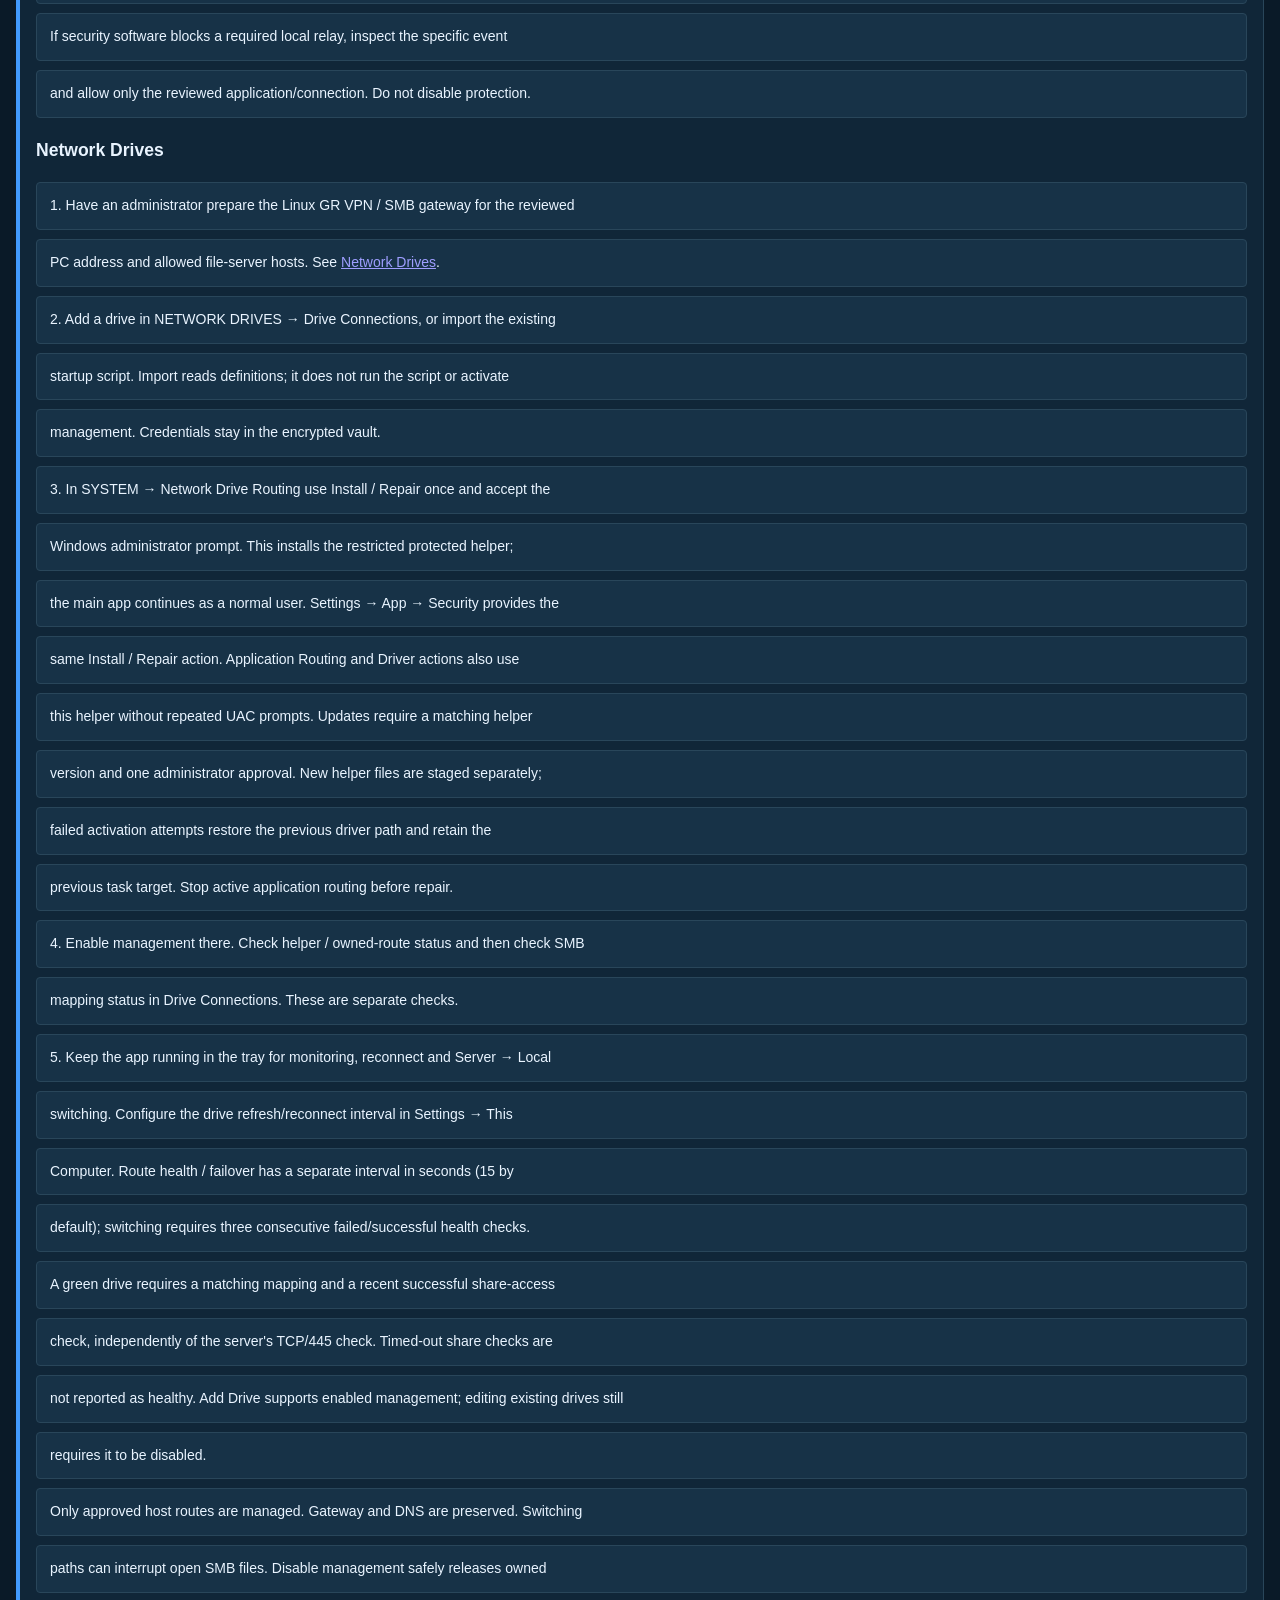
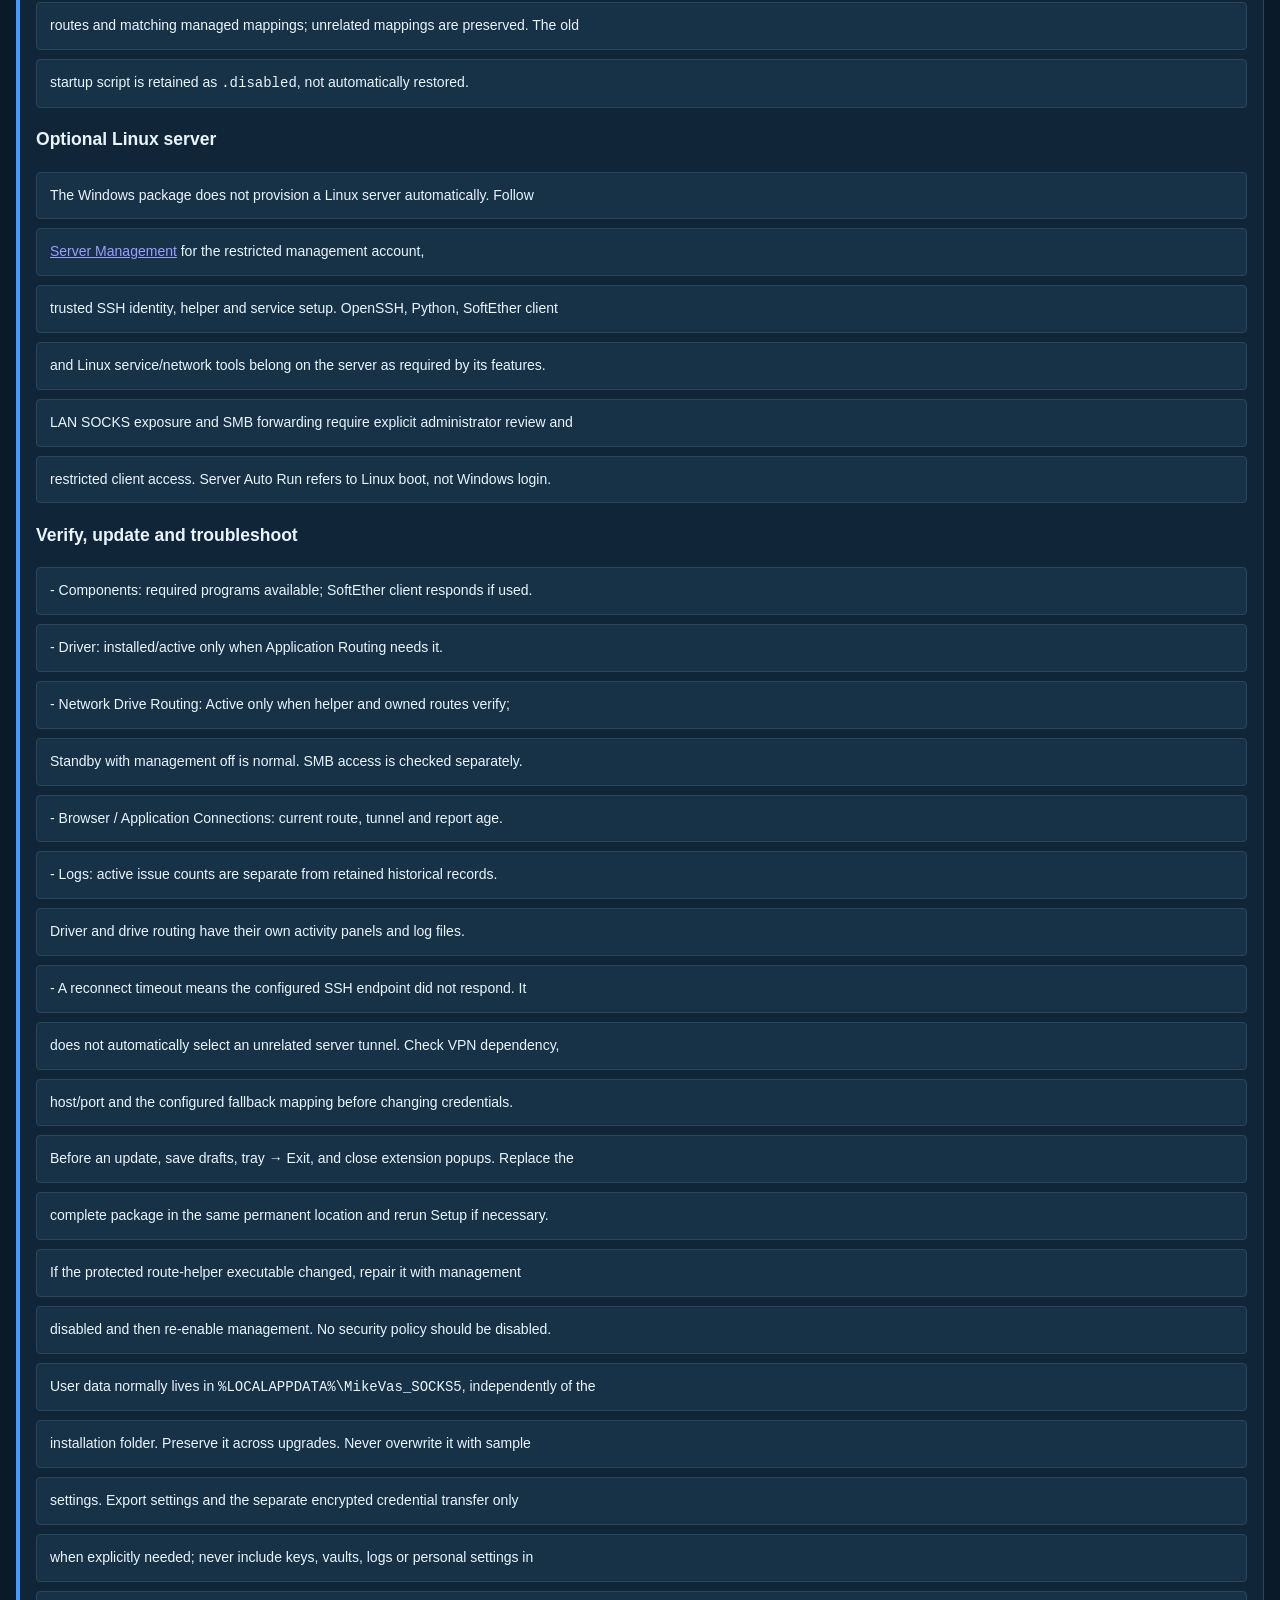
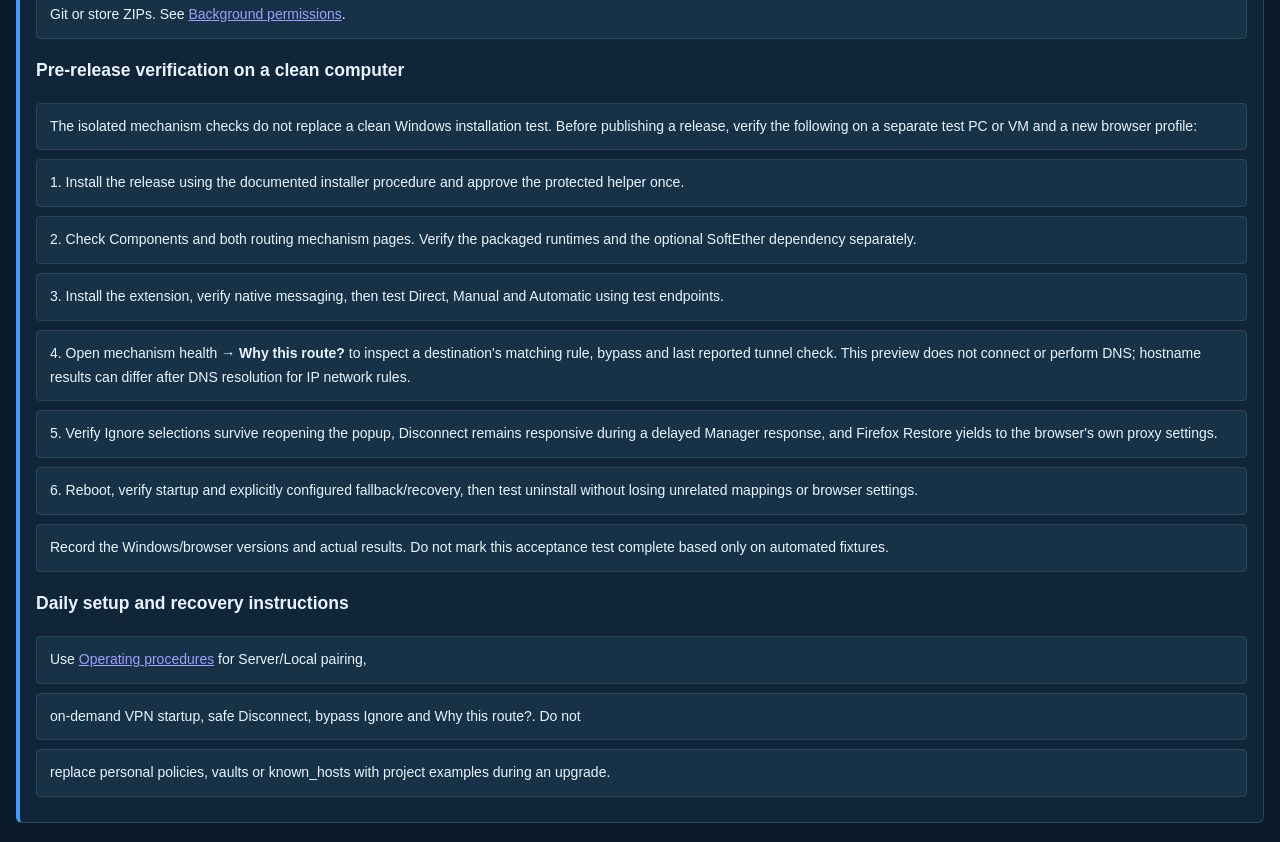
<file: install.html>
<!doctype html><html lang="en"><head><meta charset="utf-8"><meta name="viewport" content="width=device-width,initial-scale=1"><title>Installation and components</title><script src="help-theme.js"></script><link rel="stylesheet" href="help.css"></head><body><main><header><h1>Installation and components</h1><a href="./">Help</a></header><nav style="padding:16px;line-height:2"><a href="install.html">Installation and components</a> · <a href="privacy.html">Privacy</a> · <a href="server.html">Linux server management</a> · <a href="procedures.html">Daily operating procedures</a> · <a href="drives.html">Network Drives</a> · <a href="permissions.html">Protected background permissions</a></nav><nav aria-label="Product guides"><a href="connect.html">Connect</a> · <a href="keeper.html">Keeper</a> · <a href="workspaces.html">Workspaces</a> · <a href="install.html">Installation</a> · <a href="server.html">Server</a> · <a href="privacy.html">Privacy</a></nav><article><h2>Current Connect and browser behavior — 10 November 2026</h2><p>Configure the shared HTTPS policy URL and one protected device token in Connect Settings → Tunnels. No second token is needed per browser, and Manager can remain closed for independently running Server tunnels. Without Connect, standalone profile-local configuration remains available. Each true new browser session starts Direct; Connect reuses the last successfully connected Automatic profile, saved across reboot. Connect communication is not proof of real SOCKS traffic: use Tunnels → System health → Test actual routing.</p><p>Τα κοινά URL/token ρυθμίζονται μία φορά στο Connect. Κάθε νέο browser session ξεκινά Direct· το Connect θυμάται το τελευταίο επιτυχημένο Automatic profile. Το Connected επιβεβαιώνει επικοινωνία, όχι πραγματική διαδρομή κίνησης.</p></article><article><h2>Windows installation and required components</h2><p>This guide describes the current Windows x64 application. Linux is the optional</p><p>remote management server; a macOS desktop release is not supplied by this guide.</p><p>Use a complete application release, not a source-code archive or an extension ZIP.</p><h3>What the PC needs</h3><table style="width:100%;border-collapse:collapse"><tr><td style="padding:10px;border:1px solid var(--border,#b9cce0)">Component</td><td style="padding:10px;border:1px solid var(--border,#b9cce0)">Supplied / installed separately</td><td style="padding:10px;border:1px solid var(--border,#b9cce0)">Used for</td></tr><tr><td style="padding:10px;border:1px solid var(--border,#b9cce0)">.NET 10 runtime</td><td style="padding:10px;border:1px solid var(--border,#b9cce0)">Bundled in the self-contained Windows application</td><td style="padding:10px;border:1px solid var(--border,#b9cce0)">Running the Manager; no SDK required</td></tr><tr><td style="padding:10px;border:1px solid var(--border,#b9cce0)">Python runtime</td><td style="padding:10px;border:1px solid var(--border,#b9cce0)">Bundled under <code>runtime/python</code></td><td style="padding:10px;border:1px solid var(--border,#b9cce0)">Tunnel launcher and setup; no pip or separate Python required</td></tr><tr><td style="padding:10px;border:1px solid var(--border,#b9cce0)">OpenSSH Client</td><td style="padding:10px;border:1px solid var(--border,#b9cce0)">Windows optional feature; verify in Components</td><td style="padding:10px;border:1px solid var(--border,#b9cce0)">SSH tunnels and encrypted server management; the PC does not need OpenSSH Server</td></tr><tr><td style="padding:10px;border:1px solid var(--border,#b9cce0)">WinDivert</td><td style="padding:10px;border:1px solid var(--border,#b9cce0)">Driver files bundled with the application</td><td style="padding:10px;border:1px solid var(--border,#b9cce0)">Application Routing only; privileged operations use the installed protected helper; Install / Repair needs administrator approval</td></tr><tr><td style="padding:10px;border:1px solid var(--border,#b9cce0)">SoftEther VPN Client</td><td style="padding:10px;border:1px solid var(--border,#b9cce0)">Separate optional installation</td><td style="padding:10px;border:1px solid var(--border,#b9cce0)">Local VPN profiles and VPN-dependent local backup tunnels; unnecessary for server-only browser access</td></tr><tr><td style="padding:10px;border:1px solid var(--border,#b9cce0)">Windows SMB client</td><td style="padding:10px;border:1px solid var(--border,#b9cce0)">Windows feature</td><td style="padding:10px;border:1px solid var(--border,#b9cce0)">Network Drive mappings; SOCKS does not carry these mappings</td></tr><tr><td style="padding:10px;border:1px solid var(--border,#b9cce0)">Protected routing/Driver helper</td><td style="padding:10px;border:1px solid var(--border,#b9cce0)">Install / Repair from SYSTEM → Network Drive Routing</td><td style="padding:10px;border:1px solid var(--border,#b9cce0)">Approved /32 file-server routes, application capture and Driver commands without repeated routine UAC prompts</td></tr><tr><td style="padding:10px;border:1px solid var(--border,#b9cce0)">Browser extension</td><td style="padding:10px;border:1px solid var(--border,#b9cce0)">Install separately in each supported browser/profile</td><td style="padding:10px;border:1px solid var(--border,#b9cce0)">Browser Direct, SSH tunnel and Automatic Routing</td></tr></table><p>OpenSSH Client and Python run when needed; they are not services to start from</p><p>Components. .NET is already executing the Manager. SoftEther has its own local</p><p>client service and <code>vpncmd</code>; an installed executable alone does not prove that its</p><p>service responds. Components checks availability, service communication and</p><p>connected profile counts. A green component is not proof that a destination is</p><p>reachable or that an account is authorized.</p><h3>Install on a new PC</h3><p>1. Download the application ZIP from the project&#x27;s Releases page. Compare its</p><p>   SHA-256 with the release checksums when supplied.</p><p>2. Extract the entire ZIP into a permanent directory, for example</p><p>   <code>%LOCALAPPDATA%\Programs\MikeVas-SOCKS5</code>. Do not run from inside the ZIP.</p><p>3. Run <code>Setup.cmd</code> as your normal Windows user. It registers that user&#x27;s native</p><p>   browser bridge and creates the desktop shortcut. Setup does not start tunnels,</p><p>   load WinDivert, configure firewall rules or install startup tunnel tasks.</p><p>4. Start the app and create the master password (minimum eight characters) only</p><p>   on a genuinely new installation. An existing installation should ask to unlock.</p><p>   If it unexpectedly asks to create one, stop and check the data location first.</p><p>5. Open SYSTEM → Components and Refresh. If OpenSSH Client is missing, use its</p><p>   installation action / Windows Optional Features. Accept elevation only for the</p><p>   requested installation. Do not install the SSH server on the PC for this purpose.</p><p>6. Configure only the features you need using the sections below.</p><p>There is no requirement for a .NET SDK, Node.js, pip, SecureCRT or a development</p><p>checkout to run the packaged application. Keep all bundled files together.</p><h3>Browsers</h3><p>Install the matching store extension when available. For a development test,</p><p>Chrome/Edge use Developer mode → Load unpacked and select the extension directory;</p><p>Firefox temporary installation selects its <code>manifest.json</code> and lasts only until</p><p>the browser restarts. Permanent Firefox distribution requires Mozilla signing.</p><p>The store ZIP is an upload package, not a Windows installer.</p><p>Run Setup again after moving the application or changing extension registration.</p><p>The production Chrome ID is <code>ngofhmcaeaoekahlkpggichinpkkibpf</code>. Native messaging</p><p>registration must match the installed extension ID. Firefox may require permission</p><p>to run in private windows for its proxy controls.</p><p>Select an existing tunnel and Connect, or explicitly select Automatic Routing.</p><p>Save policy in the app publishes configuration to the local bridge; it does not</p><p>connect a browser. In selected-sites mode, only matching destinations use SOCKS;</p><p>others stay Direct. App bypass applies when enabled. Disconnect before changing</p><p>the selected tunnel; Select confirms a draft selection and X cancels it.</p><p>Direct server SOCKS access can continue while the Manager is closed, after the user connects again. Every true new browser session starts Direct. Connect remembers the last successful Automatic profile across reboot; press Connect to reuse it. This does not promise that local backup works</p><p>without its local helper, VPN dependencies or unlocked password credentials.</p><h3>Local tunnels and VPN backup</h3><p>Create local SSH tunnels with explicit host, SSH port, local SOCKS port and trusted</p><p>host identity. Use SSH Key or an encrypted saved Password. Auto Run and Auto</p><p>Reconnect are separate settings. Password connections need the master vault</p><p>unlocked; an unencrypted SSH key can authenticate without that vault password.</p><p>Never distribute private keys or passwords with the application.</p><p>Local backups normally have Auto Run Off and start manually or on demand. Auto</p><p>Reconnect On means retry after a requested start, not start every stopped backup.</p><p>For a VPN-dependent tunnel, select its existing local SoftEther profile in Edit.</p><p>Start checks the VPN, connects and waits for it if needed, then starts SSH.</p><p>The VPN indicator is green only when connected.</p><p>Server → Local fallback needs an explicit matching backup configuration. The same</p><p>SSH host, a similar name or port number does not create a backup relationship.</p><p>An SSH/SOCKS health check does not prove every remote internal service works.</p><p>Destination Checks remain optional and must use reviewed destination addresses.</p><h3>Application Routing</h3><p>Choose the executable and proxy/tunnel, then Connect. This uses WinDivert and a</p><p>local TCP relay, separately from browser proxy settings and Network Drives.</p><p>Current scope is TCP/IPv4; DNS uses the local system. UDP/IPv6 are not covered.</p><p>Driver Active and application Routing active are different states. Zero proxy</p><p>connections means no current relays; it does not by itself prove a fault.</p><p>If security software blocks a required local relay, inspect the specific event</p><p>and allow only the reviewed application/connection. Do not disable protection.</p><h3>Network Drives</h3><p>1. Have an administrator prepare the Linux GR VPN / SMB gateway for the reviewed</p><p>   PC address and allowed file-server hosts. See <a href="drives.html">Network Drives</a>.</p><p>2. Add a drive in NETWORK DRIVES → Drive Connections, or import the existing</p><p>   startup script. Import reads definitions; it does not run the script or activate</p><p>   management. Credentials stay in the encrypted vault.</p><p>3. In SYSTEM → Network Drive Routing use Install / Repair once and accept the</p><p>   Windows administrator prompt. This installs the restricted protected helper;</p><p>    the main app continues as a normal user. Settings → App → Security provides the</p><p>    same Install / Repair action. Application Routing and Driver actions also use</p><p>    this helper without repeated UAC prompts. Updates require a matching helper</p><p>    version and one administrator approval. New helper files are staged separately;</p><p>    failed activation attempts restore the previous driver path and retain the</p><p>    previous task target. Stop active application routing before repair.</p><p>4. Enable management there. Check helper / owned-route status and then check SMB</p><p>   mapping status in Drive Connections. These are separate checks.</p><p>5. Keep the app running in the tray for monitoring, reconnect and Server → Local</p><p>   switching. Configure the drive refresh/reconnect interval in Settings → This</p><p>    Computer. Route health / failover has a separate interval in seconds (15 by</p><p>    default); switching requires three consecutive failed/successful health checks.</p><p>    A green drive requires a matching mapping and a recent successful share-access</p><p>    check, independently of the server&#x27;s TCP/445 check. Timed-out share checks are</p><p>    not reported as healthy. Add Drive supports enabled management; editing existing drives still</p><p>   requires it to be disabled.</p><p>Only approved host routes are managed. Gateway and DNS are preserved. Switching</p><p>paths can interrupt open SMB files. Disable management safely releases owned</p><p>routes and matching managed mappings; unrelated mappings are preserved. The old</p><p>startup script is retained as <code>.disabled</code>, not automatically restored.</p><h3>Optional Linux server</h3><p>The Windows package does not provision a Linux server automatically. Follow</p><p><a href="server.html">Server Management</a> for the restricted management account,</p><p>trusted SSH identity, helper and service setup. OpenSSH, Python, SoftEther client</p><p>and Linux service/network tools belong on the server as required by its features.</p><p>LAN SOCKS exposure and SMB forwarding require explicit administrator review and</p><p>restricted client access. Server Auto Run refers to Linux boot, not Windows login.</p><h3>Verify, update and troubleshoot</h3><p>- Components: required programs available; SoftEther client responds if used.</p><p>- Driver: installed/active only when Application Routing needs it.</p><p>- Network Drive Routing: Active only when helper and owned routes verify;</p><p>  Standby with management off is normal. SMB access is checked separately.</p><p>- Browser / Application Connections: current route, tunnel and report age.</p><p>- Logs: active issue counts are separate from retained historical records.</p><p>  Driver and drive routing have their own activity panels and log files.</p><p>- A reconnect timeout means the configured SSH endpoint did not respond. It</p><p>  does not automatically select an unrelated server tunnel. Check VPN dependency,</p><p>  host/port and the configured fallback mapping before changing credentials.</p><p>Before an update, save drafts, tray → Exit, and close extension popups. Replace the</p><p>complete package in the same permanent location and rerun Setup if necessary.</p><p>If the protected route-helper executable changed, repair it with management</p><p>disabled and then re-enable management. No security policy should be disabled.</p><p>User data normally lives in <code>%LOCALAPPDATA%\MikeVas_SOCKS5</code>, independently of the</p><p>installation folder. Preserve it across upgrades. Never overwrite it with sample</p><p>settings. Export settings and the separate encrypted credential transfer only</p><p>when explicitly needed; never include keys, vaults, logs or personal settings in</p><p>Git or store ZIPs. See <a href="permissions.html">Background permissions</a>.</p><h3>Pre-release verification on a clean computer</h3><p>The isolated mechanism checks do not replace a clean Windows installation test. Before publishing a release, verify the following on a separate test PC or VM and a new browser profile:</p><p>1. Install the release using the documented installer procedure and approve the protected helper once.</p><p>2. Check Components and both routing mechanism pages. Verify the packaged runtimes and the optional SoftEther dependency separately.</p><p>3. Install the extension, verify native messaging, then test Direct, Manual and Automatic using test endpoints.</p><p>4. Open mechanism health → <strong>Why this route?</strong> to inspect a destination&#x27;s matching rule, bypass and last reported tunnel check. This preview does not connect or perform DNS; hostname results can differ after DNS resolution for IP network rules.</p><p>5. Verify Ignore selections survive reopening the popup, Disconnect remains responsive during a delayed Manager response, and Firefox Restore yields to the browser&#x27;s own proxy settings.</p><p>6. Reboot, verify startup and explicitly configured fallback/recovery, then test uninstall without losing unrelated mappings or browser settings.</p><p>Record the Windows/browser versions and actual results. Do not mark this acceptance test complete based only on automated fixtures.</p><h3>Daily setup and recovery instructions</h3><p>Use <a href="procedures.html">Operating procedures</a> for Server/Local pairing,</p><p>on-demand VPN startup, safe Disconnect, bypass Ignore and Why this route?. Do not</p><p>replace personal policies, vaults or known_hosts with project examples during an upgrade.</p></article></main></body></html>
</file>
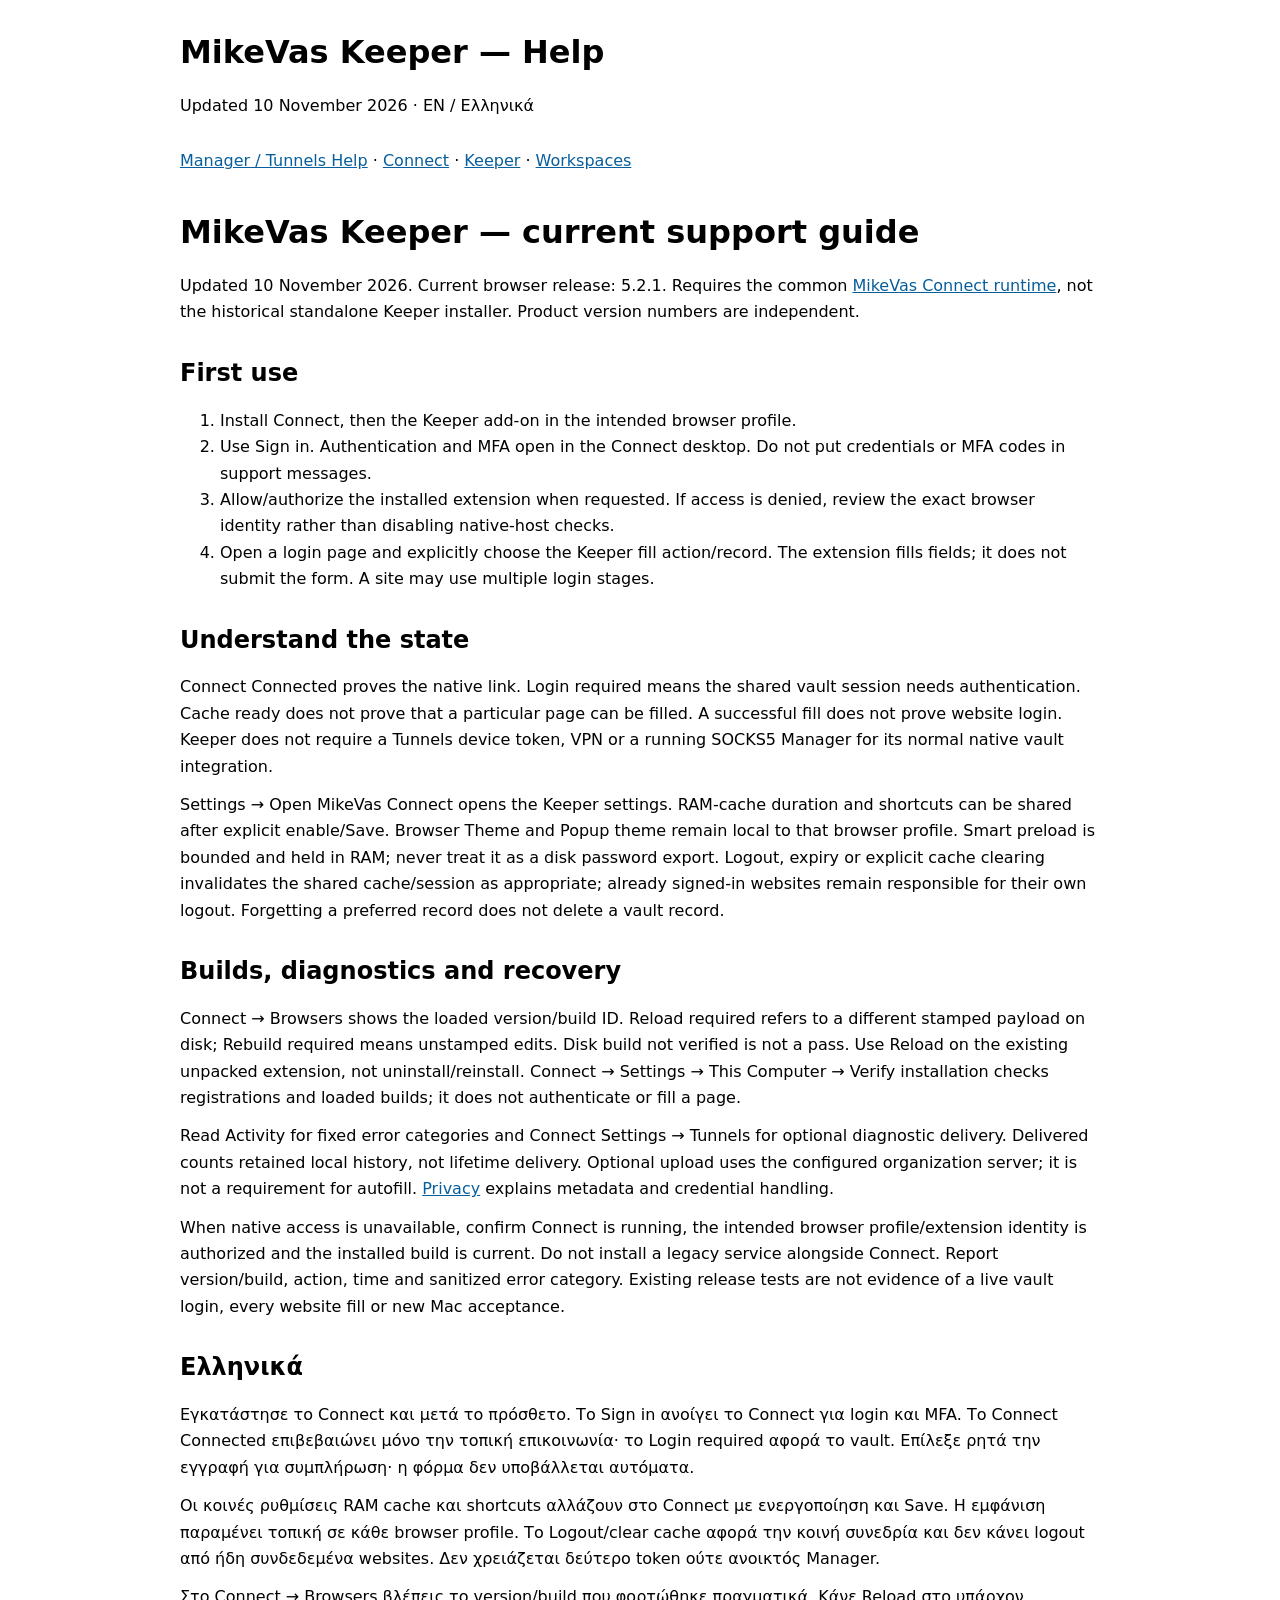
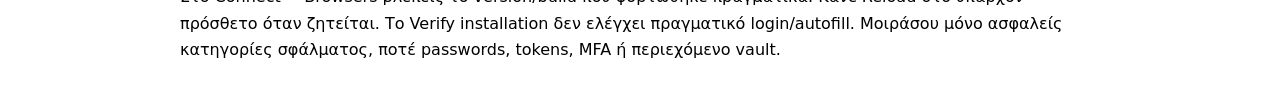
<file: keeper.html>
<!doctype html>
<html lang="en"><head><meta charset="utf-8"><meta name="viewport" content="width=device-width,initial-scale=1"><title>MikeVas Keeper — Help</title><style>:root{color-scheme:light dark}body{font:16px/1.65 system-ui,sans-serif;max-width:920px;margin:32px auto;padding:0 24px}h1,h2{line-height:1.25}h2{margin-top:32px}p{margin:12px 0}nav{padding:16px 0}a{color:light-dark(#075e9c,#79caff)}section{scroll-margin-top:24px}</style></head><body><header><h1>MikeVas Keeper — Help</h1><p>Updated 10 November 2026 · EN / Ελληνικά</p></header><nav><a href="https://vassiliades.github.io/MikeVas-SOCKS5-Help/">Manager / Tunnels Help</a> · <a href="https://github.com/vassiliades/MikeVas-Connect">Connect</a> · <a href="https://github.com/vassiliades/MikeVas-Keeper-AI">Keeper</a> · <a href="https://github.com/vassiliades/MikeVas-Workspaces-AI">Workspaces</a></nav><main><h1>MikeVas Keeper — current support guide</h1>
<p>Updated 10 November 2026. Current browser release: 5.2.1. Requires the common <a href="https://github.com/vassiliades/MikeVas-Connect/releases">MikeVas Connect runtime</a>, not the historical standalone Keeper installer. Product version numbers are independent.</p>
<h2>First use</h2>
<ol>
<li>Install Connect, then the Keeper add-on in the intended browser profile.</li>
<li>Use Sign in. Authentication and MFA open in the Connect desktop. Do not put credentials or MFA codes in support messages.</li>
<li>Allow/authorize the installed extension when requested. If access is denied, review the exact browser identity rather than disabling native-host checks.</li>
<li>Open a login page and explicitly choose the Keeper fill action/record. The extension fills fields; it does not submit the form. A site may use multiple login stages.</li>
</ol>
<h2>Understand the state</h2>
<p>Connect Connected proves the native link. Login required means the shared vault session needs authentication. Cache ready does not prove that a particular page can be filled. A successful fill does not prove website login. Keeper does not require a Tunnels device token, VPN or a running SOCKS5 Manager for its normal native vault integration.</p>
<p>Settings → Open MikeVas Connect opens the Keeper settings. RAM-cache duration and shortcuts can be shared after explicit enable/Save. Browser Theme and Popup theme remain local to that browser profile. Smart preload is bounded and held in RAM; never treat it as a disk password export. Logout, expiry or explicit cache clearing invalidates the shared cache/session as appropriate; already signed-in websites remain responsible for their own logout. Forgetting a preferred record does not delete a vault record.</p>
<h2>Builds, diagnostics and recovery</h2>
<p>Connect → Browsers shows the loaded version/build ID. Reload required refers to a different stamped payload on disk; Rebuild required means unstamped edits. Disk build not verified is not a pass. Use Reload on the existing unpacked extension, not uninstall/reinstall. Connect → Settings → This Computer → Verify installation checks registrations and loaded builds; it does not authenticate or fill a page.</p>
<p>Read Activity for fixed error categories and Connect Settings → Tunnels for optional diagnostic delivery. Delivered counts retained local history, not lifetime delivery. Optional upload uses the configured organization server; it is not a requirement for autofill. <a href="https://vassiliades.github.io/MikeVas-Keeper-Privacy/">Privacy</a> explains metadata and credential handling.</p>
<p>When native access is unavailable, confirm Connect is running, the intended browser profile/extension identity is authorized and the installed build is current. Do not install a legacy service alongside Connect. Report version/build, action, time and sanitized error category. Existing release tests are not evidence of a live vault login, every website fill or new Mac acceptance.</p>
<h2>Ελληνικά</h2>
<p>Εγκατάστησε το Connect και μετά το πρόσθετο. Το Sign in ανοίγει το Connect για login και MFA. Το Connect Connected επιβεβαιώνει μόνο την τοπική επικοινωνία· το Login required αφορά το vault. Επίλεξε ρητά την εγγραφή για συμπλήρωση· η φόρμα δεν υποβάλλεται αυτόματα.</p>
<p>Οι κοινές ρυθμίσεις RAM cache και shortcuts αλλάζουν στο Connect με ενεργοποίηση και Save. Η εμφάνιση παραμένει τοπική σε κάθε browser profile. Το Logout/clear cache αφορά την κοινή συνεδρία και δεν κάνει logout από ήδη συνδεδεμένα websites. Δεν χρειάζεται δεύτερο token ούτε ανοικτός Manager.</p>
<p>Στο Connect → Browsers βλέπεις το version/build που φορτώθηκε πραγματικά. Κάνε Reload στο υπάρχον πρόσθετο όταν ζητείται. Το Verify installation δεν ελέγχει πραγματικό login/autofill. Μοιράσου μόνο ασφαλείς κατηγορίες σφάλματος, ποτέ passwords, tokens, MFA ή περιεχόμενο vault.</p></main></body></html>
</file>
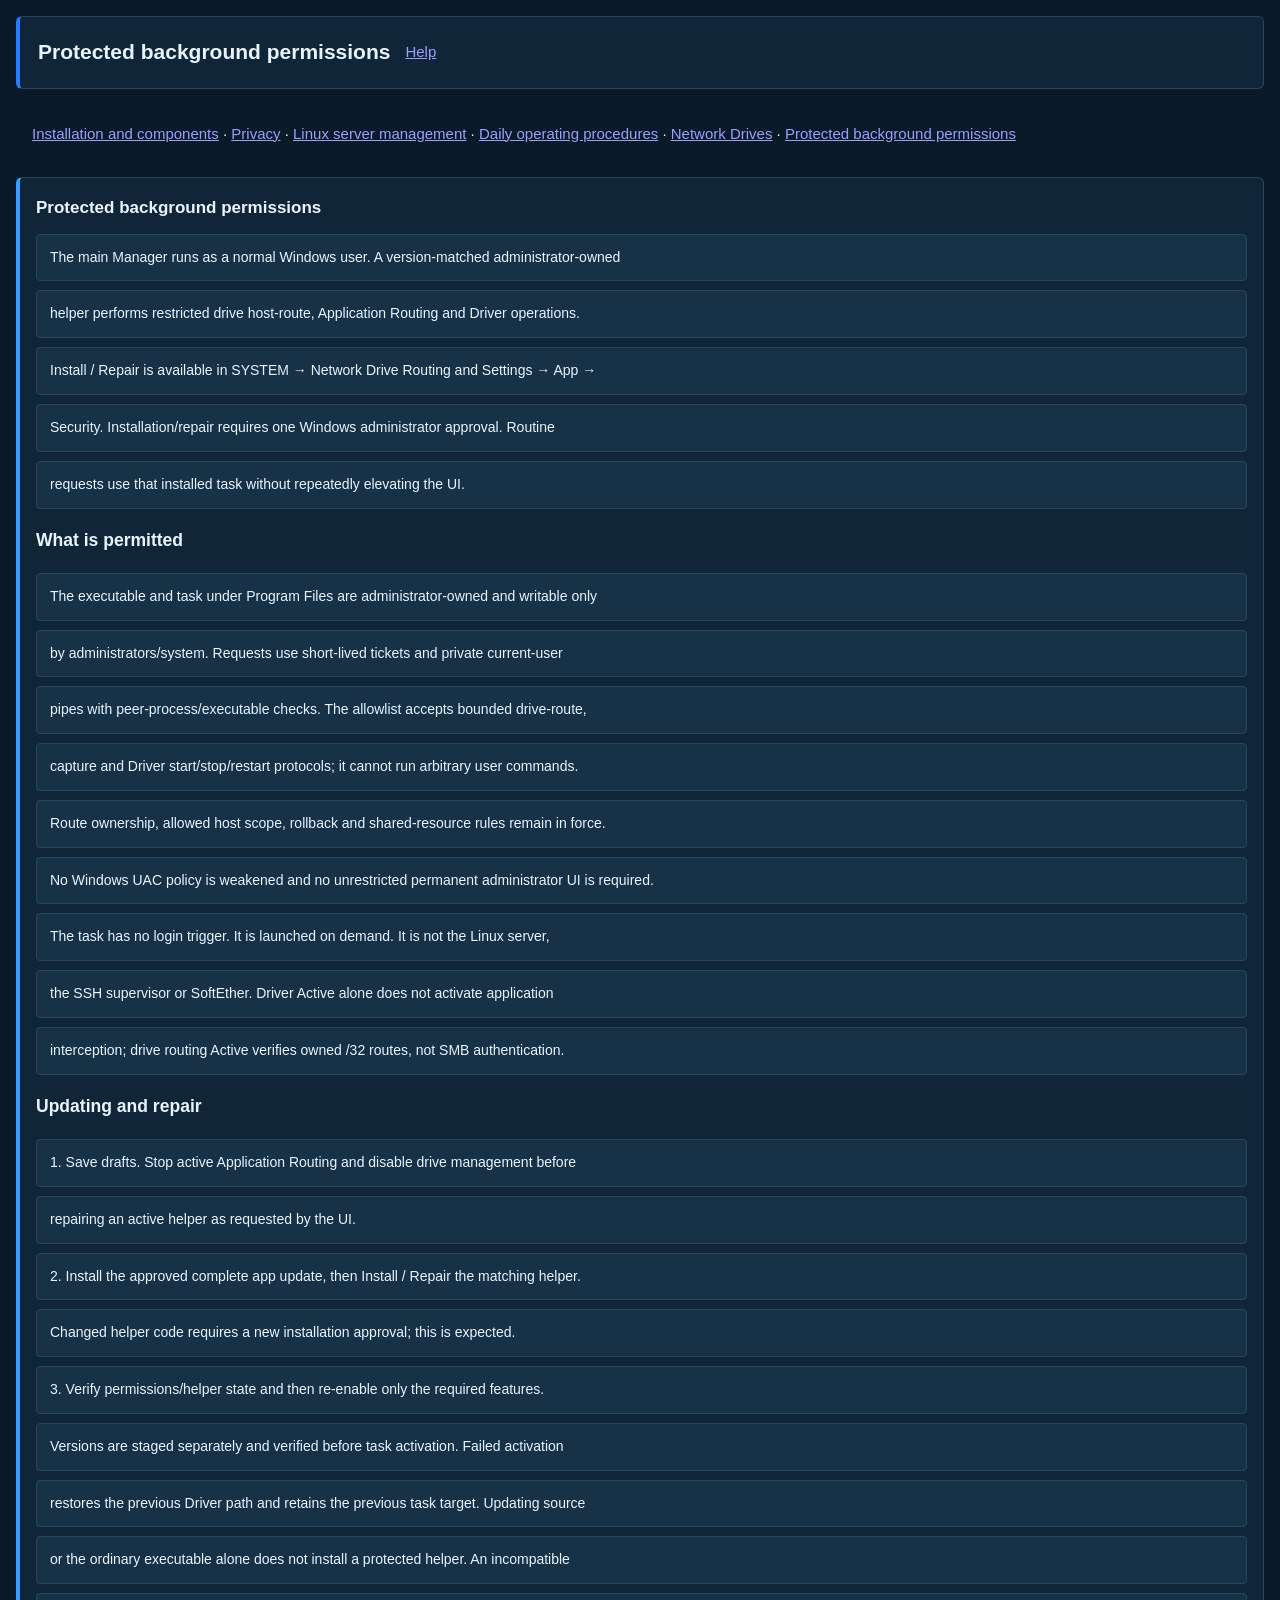
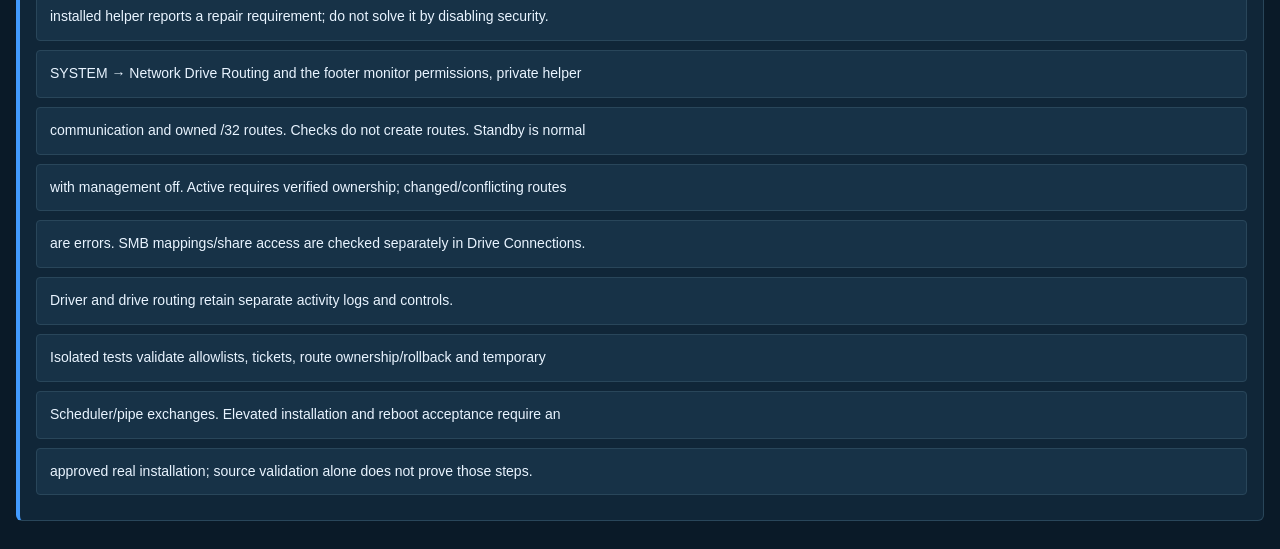
<file: permissions.html>
<!doctype html><html lang="en"><head><meta charset="utf-8"><meta name="viewport" content="width=device-width,initial-scale=1"><title>Protected background permissions</title><script src="help-theme.js"></script><link rel="stylesheet" href="help.css"></head><body><main><header><h1>Protected background permissions</h1><a href="./">Help</a></header><nav style="padding:16px;line-height:2"><a href="install.html">Installation and components</a> · <a href="privacy.html">Privacy</a> · <a href="server.html">Linux server management</a> · <a href="procedures.html">Daily operating procedures</a> · <a href="drives.html">Network Drives</a> · <a href="permissions.html">Protected background permissions</a></nav><article><h2>Protected background permissions</h2><p>The main Manager runs as a normal Windows user. A version-matched administrator-owned</p><p>helper performs restricted drive host-route, Application Routing and Driver operations.</p><p>Install / Repair is available in SYSTEM → Network Drive Routing and Settings → App →</p><p>Security. Installation/repair requires one Windows administrator approval. Routine</p><p>requests use that installed task without repeatedly elevating the UI.</p><h3>What is permitted</h3><p>The executable and task under Program Files are administrator-owned and writable only</p><p>by administrators/system. Requests use short-lived tickets and private current-user</p><p>pipes with peer-process/executable checks. The allowlist accepts bounded drive-route,</p><p>capture and Driver start/stop/restart protocols; it cannot run arbitrary user commands.</p><p>Route ownership, allowed host scope, rollback and shared-resource rules remain in force.</p><p>No Windows UAC policy is weakened and no unrestricted permanent administrator UI is required.</p><p>The task has no login trigger. It is launched on demand. It is not the Linux server,</p><p>the SSH supervisor or SoftEther. Driver Active alone does not activate application</p><p>interception; drive routing Active verifies owned /32 routes, not SMB authentication.</p><h3>Updating and repair</h3><p>1. Save drafts. Stop active Application Routing and disable drive management before</p><p>   repairing an active helper as requested by the UI.</p><p>2. Install the approved complete app update, then Install / Repair the matching helper.</p><p>   Changed helper code requires a new installation approval; this is expected.</p><p>3. Verify permissions/helper state and then re-enable only the required features.</p><p>Versions are staged separately and verified before task activation. Failed activation</p><p>restores the previous Driver path and retains the previous task target. Updating source</p><p>or the ordinary executable alone does not install a protected helper. An incompatible</p><p>installed helper reports a repair requirement; do not solve it by disabling security.</p><p>SYSTEM → Network Drive Routing and the footer monitor permissions, private helper</p><p>communication and owned /32 routes. Checks do not create routes. Standby is normal</p><p>with management off. Active requires verified ownership; changed/conflicting routes</p><p>are errors. SMB mappings/share access are checked separately in Drive Connections.</p><p>Driver and drive routing retain separate activity logs and controls.</p><p>Isolated tests validate allowlists, tickets, route ownership/rollback and temporary</p><p>Scheduler/pipe exchanges. Elevated installation and reboot acceptance require an</p><p>approved real installation; source validation alone does not prove those steps.</p></article></main></body></html>
</file>
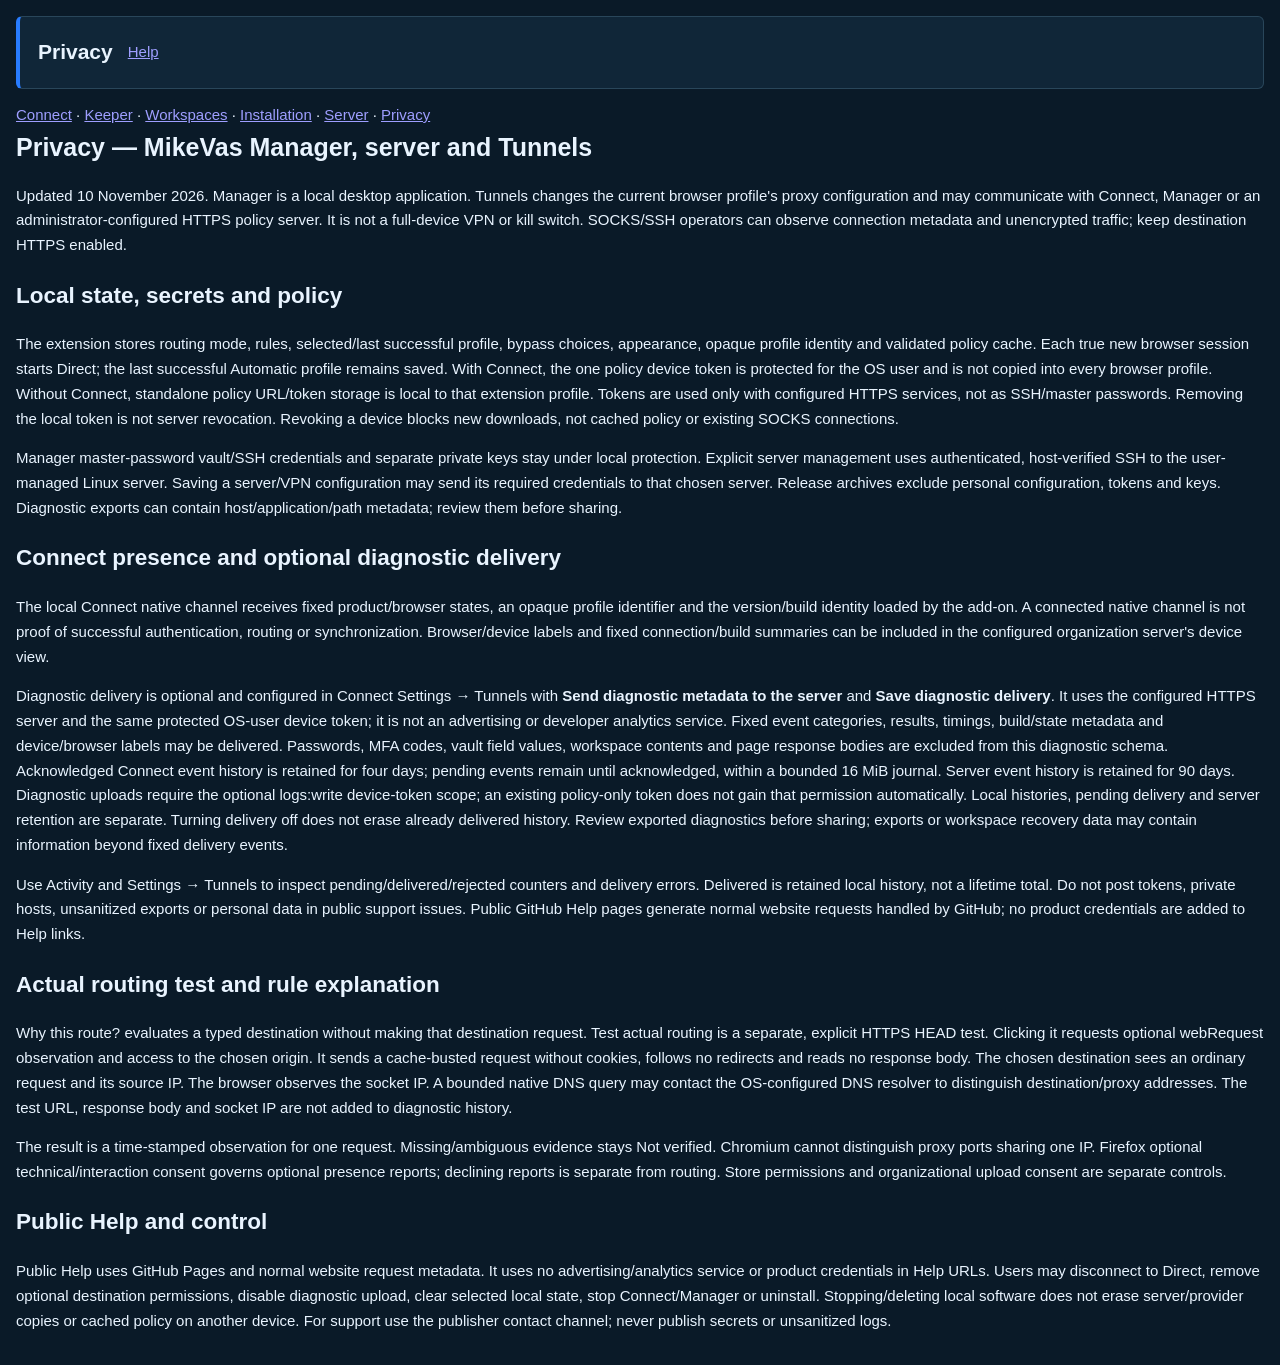
<file: privacy.html>
<!doctype html><html lang="en"><head><meta charset="utf-8"><meta name="viewport" content="width=device-width,initial-scale=1"><title>Privacy</title><link rel="stylesheet" href="help.css"><script src="help-theme.js"></script></head><body><main><header><h1>Privacy</h1><a href="./">Help</a></header><nav aria-label="Product guides"><a href="connect.html">Connect</a> · <a href="keeper.html">Keeper</a> · <a href="workspaces.html">Workspaces</a> · <a href="install.html">Installation</a> · <a href="server.html">Server</a> · <a href="privacy.html">Privacy</a></nav><h1>Privacy — MikeVas Manager, server and Tunnels</h1>
<p>Updated 10 November 2026. Manager is a local desktop application. Tunnels changes the current browser profile&#x27;s proxy configuration and may communicate with Connect, Manager or an administrator-configured HTTPS policy server. It is not a full-device VPN or kill switch. SOCKS/SSH operators can observe connection metadata and unencrypted traffic; keep destination HTTPS enabled.</p>
<h2>Local state, secrets and policy</h2>
<p>The extension stores routing mode, rules, selected/last successful profile, bypass choices, appearance, opaque profile identity and validated policy cache. Each true new browser session starts Direct; the last successful Automatic profile remains saved. With Connect, the one policy device token is protected for the OS user and is not copied into every browser profile. Without Connect, standalone policy URL/token storage is local to that extension profile. Tokens are used only with configured HTTPS services, not as SSH/master passwords. Removing the local token is not server revocation. Revoking a device blocks new downloads, not cached policy or existing SOCKS connections.</p>
<p>Manager master-password vault/SSH credentials and separate private keys stay under local protection. Explicit server management uses authenticated, host-verified SSH to the user-managed Linux server. Saving a server/VPN configuration may send its required credentials to that chosen server. Release archives exclude personal configuration, tokens and keys. Diagnostic exports can contain host/application/path metadata; review them before sharing.</p>
<h2>Connect presence and optional diagnostic delivery</h2>
<p>The local Connect native channel receives fixed product/browser states, an opaque profile identifier and the version/build identity loaded by the add-on. A connected native channel is not proof of successful authentication, routing or synchronization. Browser/device labels and fixed connection/build summaries can be included in the configured organization server&#x27;s device view.</p>
<p>Diagnostic delivery is optional and configured in Connect Settings → Tunnels with <strong>Send diagnostic metadata to the server</strong> and <strong>Save diagnostic delivery</strong>. It uses the configured HTTPS server and the same protected OS-user device token; it is not an advertising or developer analytics service. Fixed event categories, results, timings, build/state metadata and device/browser labels may be delivered. Passwords, MFA codes, vault field values, workspace contents and page response bodies are excluded from this diagnostic schema. Acknowledged Connect event history is retained for four days; pending events remain until acknowledged, within a bounded 16 MiB journal. Server event history is retained for 90 days. Diagnostic uploads require the optional logs:write device-token scope; an existing policy-only token does not gain that permission automatically. Local histories, pending delivery and server retention are separate. Turning delivery off does not erase already delivered history. Review exported diagnostics before sharing; exports or workspace recovery data may contain information beyond fixed delivery events.</p>
<p>Use Activity and Settings → Tunnels to inspect pending/delivered/rejected counters and delivery errors. Delivered is retained local history, not a lifetime total. Do not post tokens, private hosts, unsanitized exports or personal data in public support issues. Public GitHub Help pages generate normal website requests handled by GitHub; no product credentials are added to Help links.</p>
<h2>Actual routing test and rule explanation</h2>
<p>Why this route? evaluates a typed destination without making that destination request. Test actual routing is a separate, explicit HTTPS HEAD test. Clicking it requests optional webRequest observation and access to the chosen origin. It sends a cache-busted request without cookies, follows no redirects and reads no response body. The chosen destination sees an ordinary request and its source IP. The browser observes the socket IP. A bounded native DNS query may contact the OS-configured DNS resolver to distinguish destination/proxy addresses. The test URL, response body and socket IP are not added to diagnostic history.</p>
<p>The result is a time-stamped observation for one request. Missing/ambiguous evidence stays Not verified. Chromium cannot distinguish proxy ports sharing one IP. Firefox optional technical/interaction consent governs optional presence reports; declining reports is separate from routing. Store permissions and organizational upload consent are separate controls.</p>
<h2>Public Help and control</h2>
<p>Public Help uses GitHub Pages and normal website request metadata. It uses no advertising/analytics service or product credentials in Help URLs. Users may disconnect to Direct, remove optional destination permissions, disable diagnostic upload, clear selected local state, stop Connect/Manager or uninstall. Stopping/deleting local software does not erase server/provider copies or cached policy on another device. For support use the publisher contact channel; never publish secrets or unsanitized logs.</p></main></body></html>
</file>
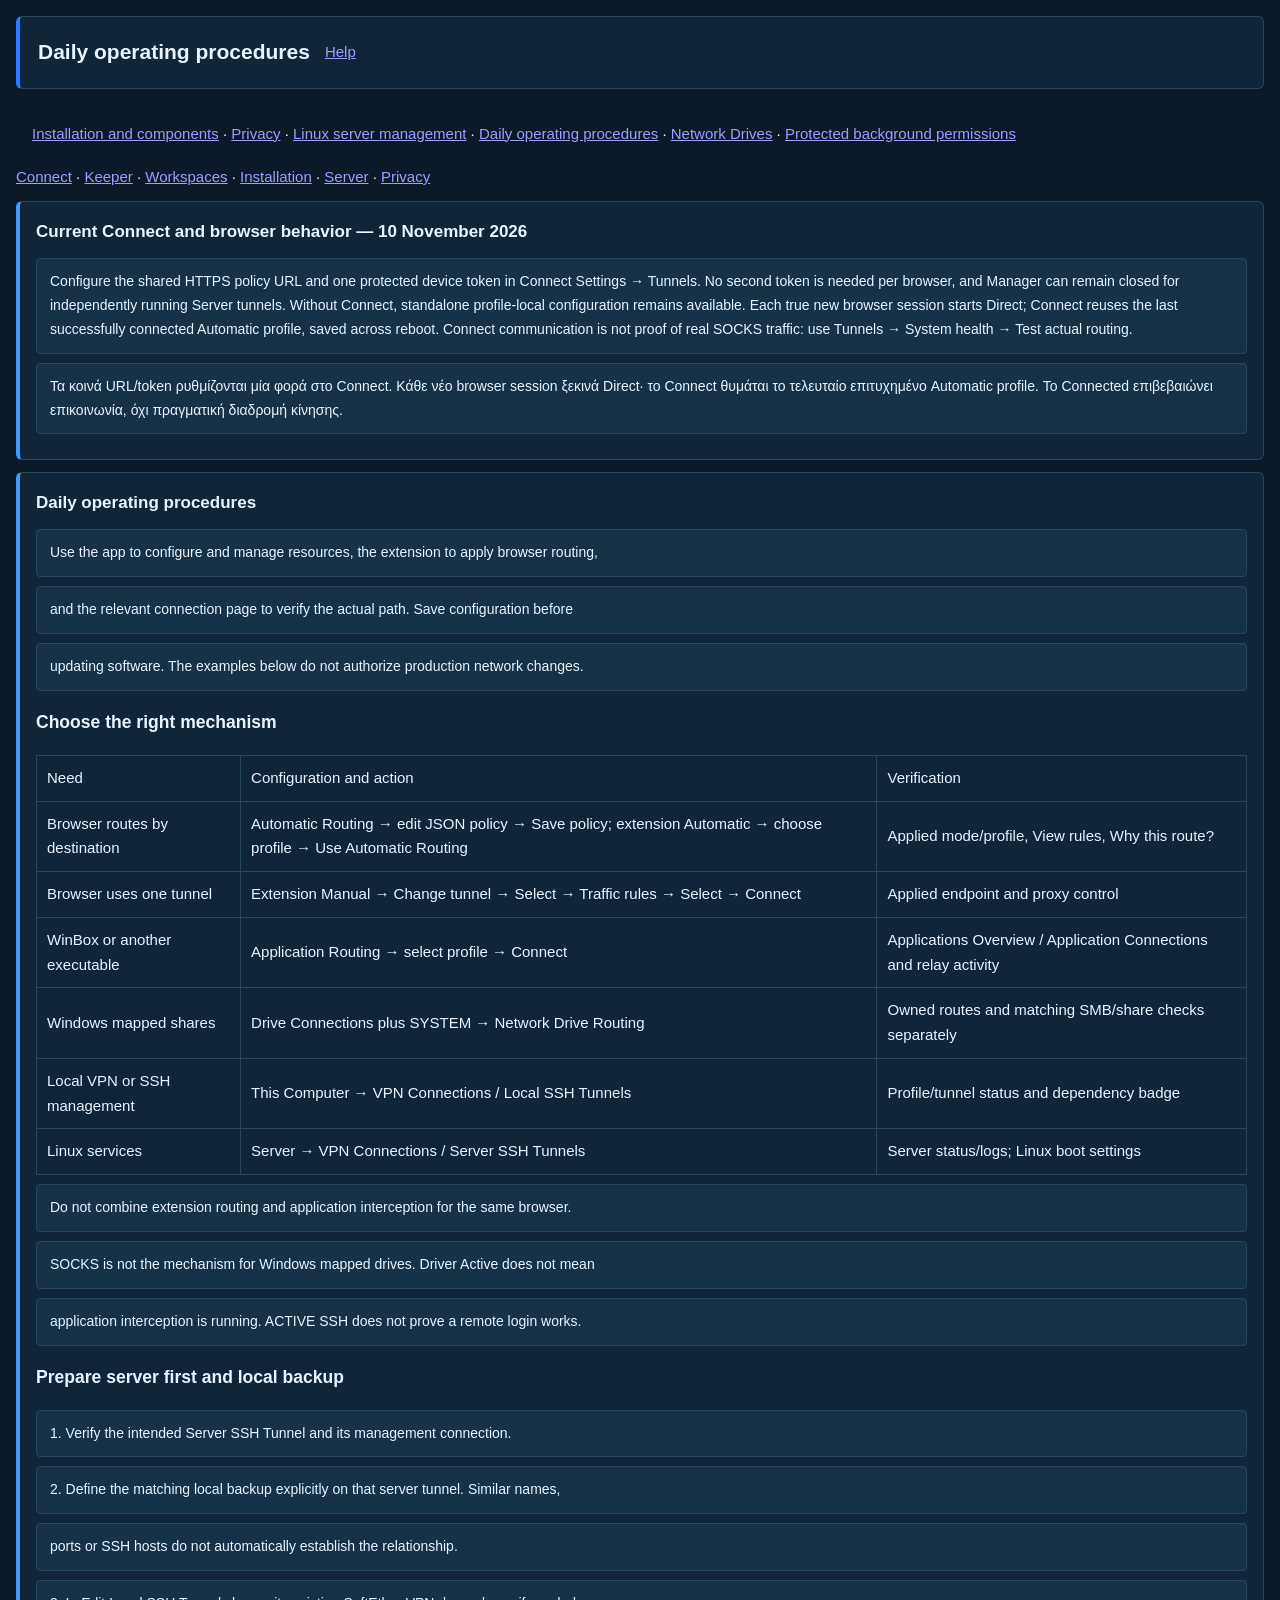
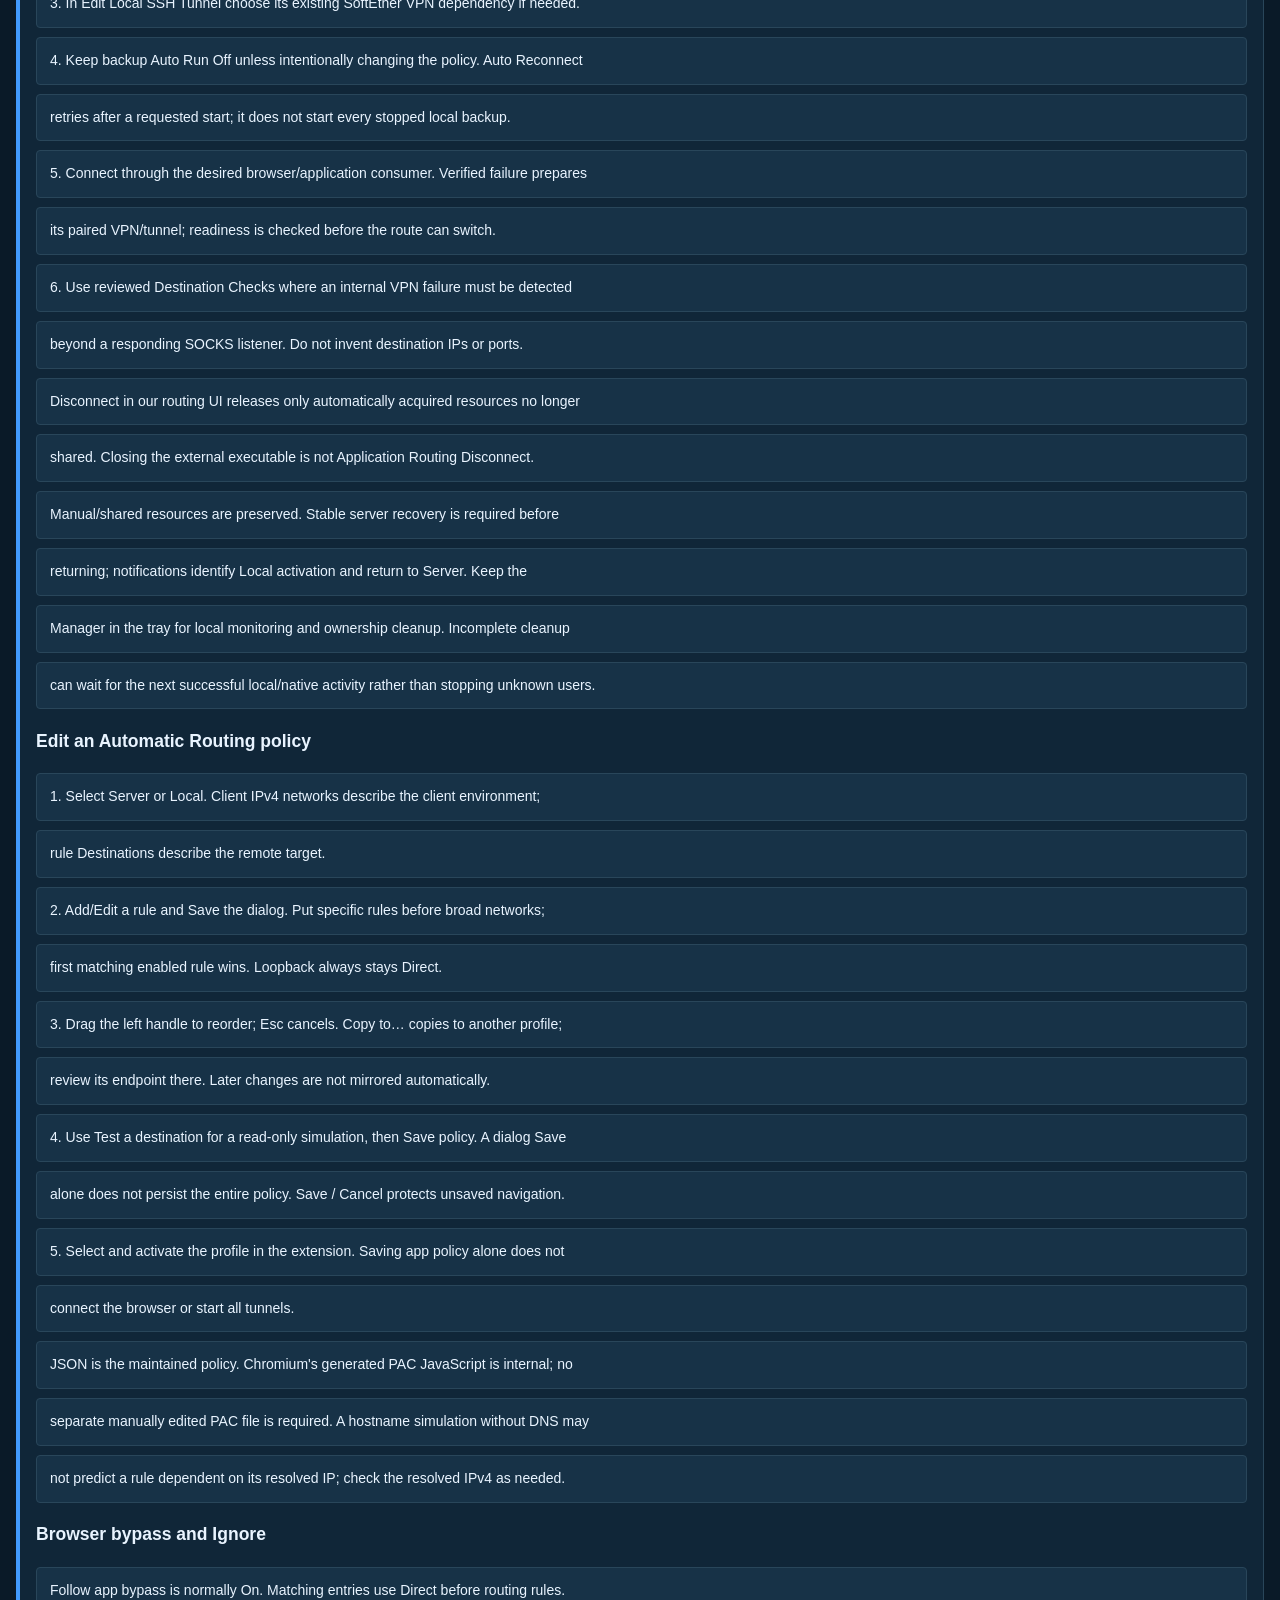
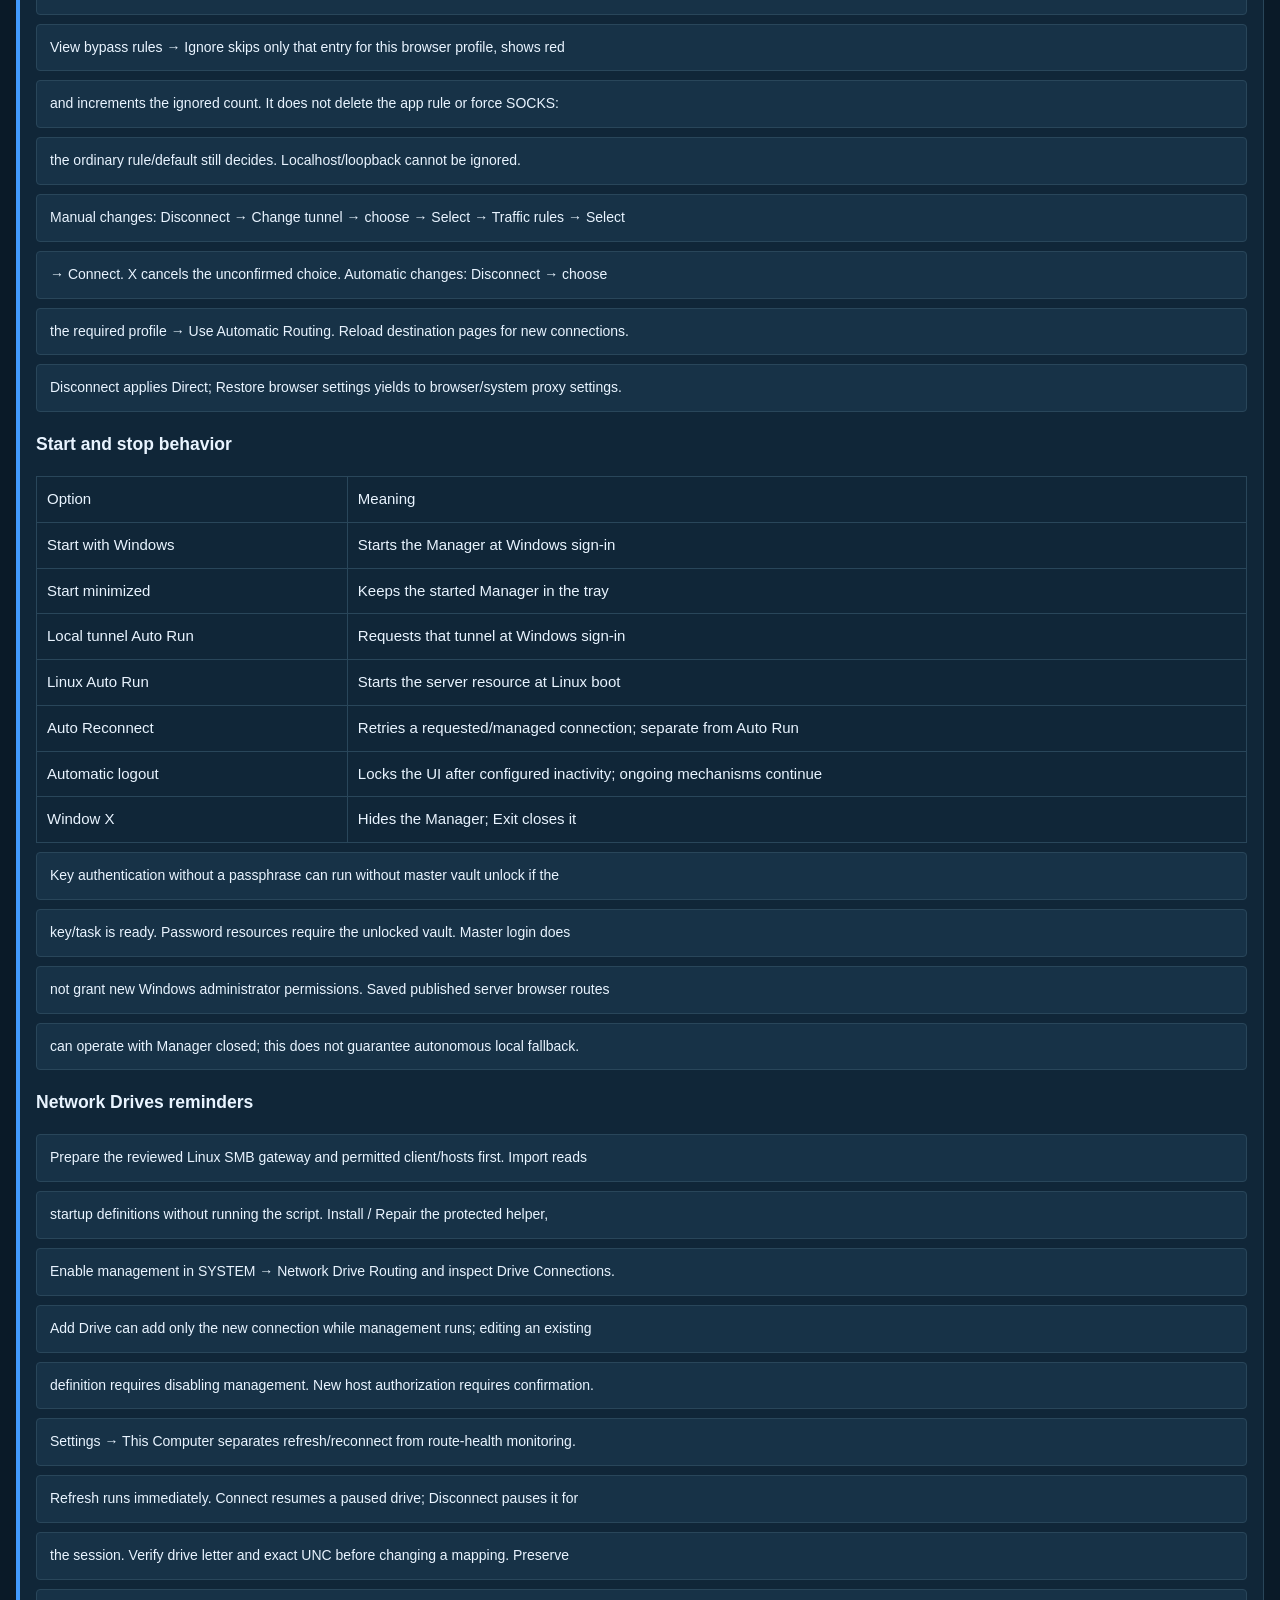
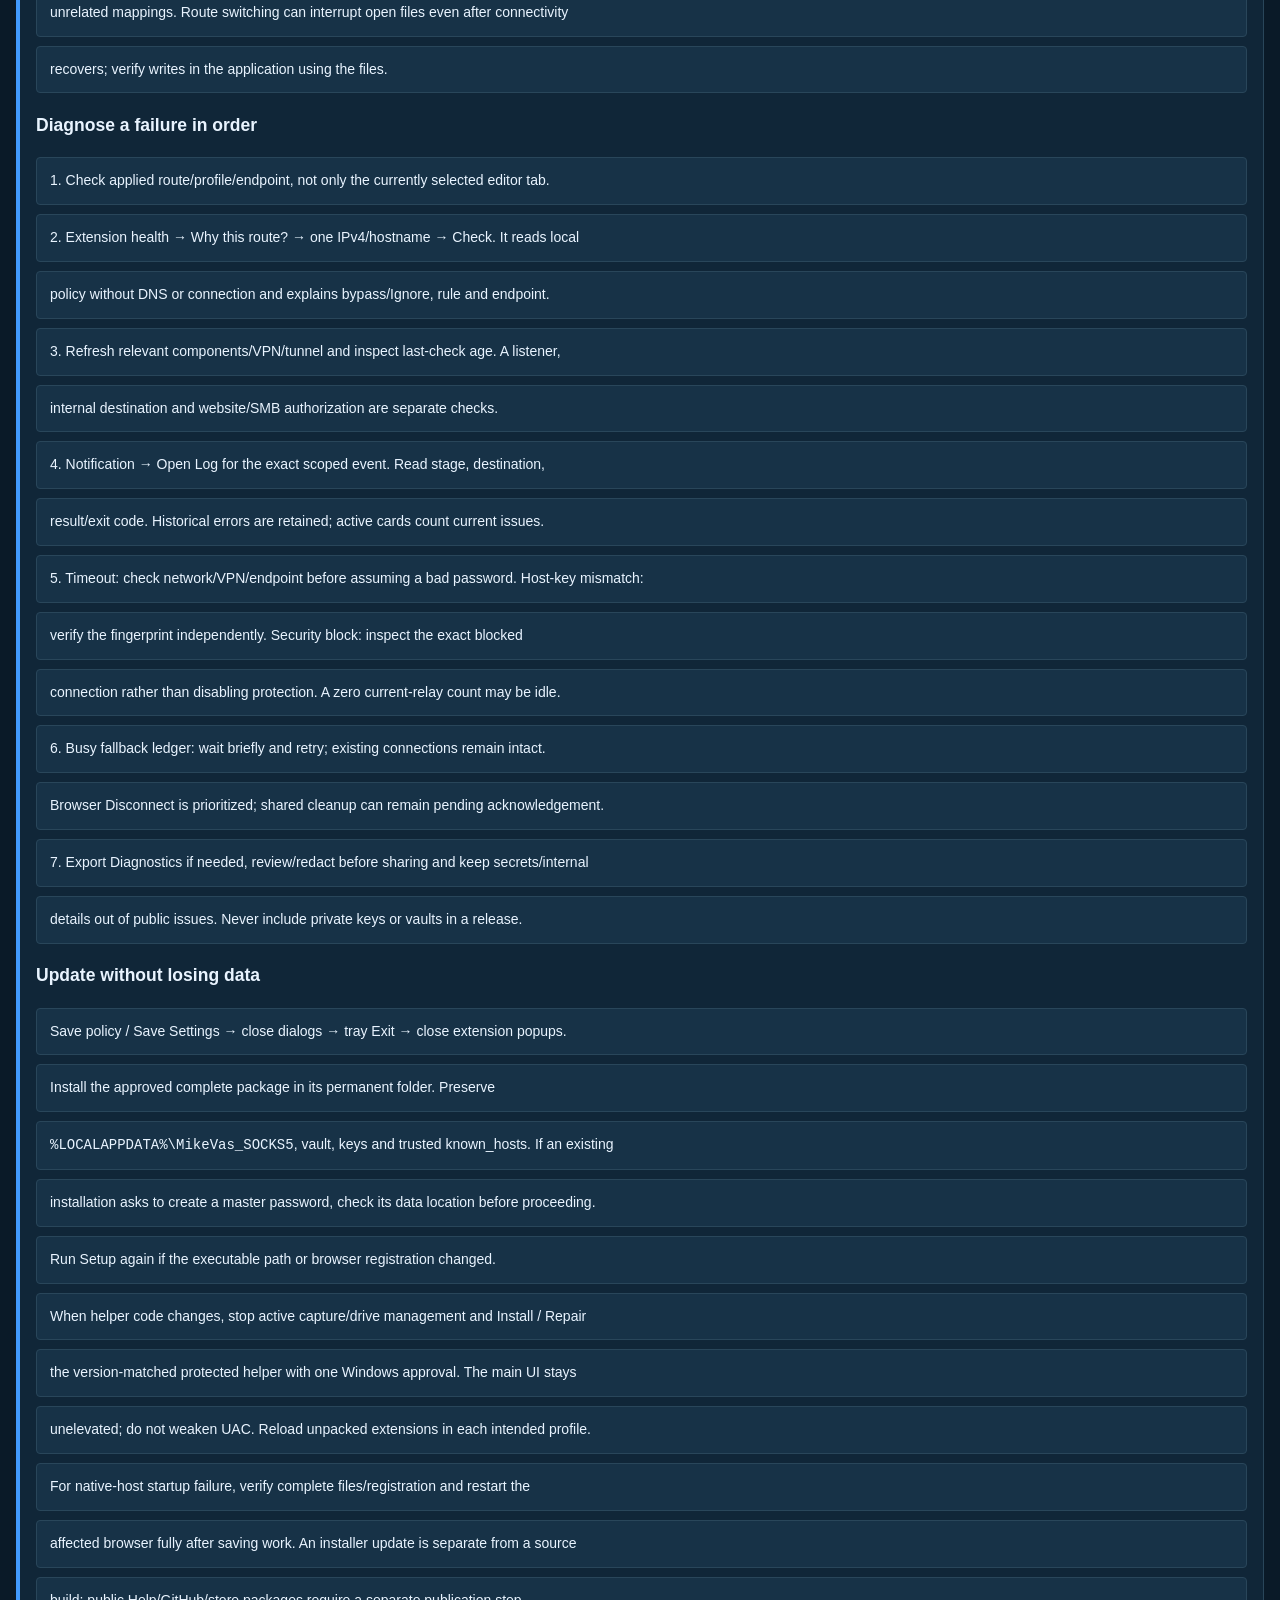
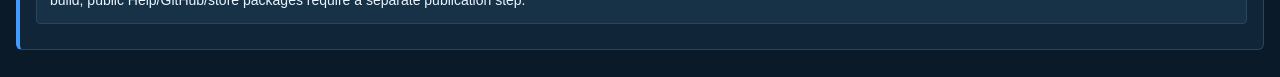
<file: procedures.html>
<!doctype html><html lang="en"><head><meta charset="utf-8"><meta name="viewport" content="width=device-width,initial-scale=1"><title>Daily operating procedures</title><script src="help-theme.js"></script><link rel="stylesheet" href="help.css"></head><body><main><header><h1>Daily operating procedures</h1><a href="./">Help</a></header><nav style="padding:16px;line-height:2"><a href="install.html">Installation and components</a> · <a href="privacy.html">Privacy</a> · <a href="server.html">Linux server management</a> · <a href="procedures.html">Daily operating procedures</a> · <a href="drives.html">Network Drives</a> · <a href="permissions.html">Protected background permissions</a></nav><nav aria-label="Product guides"><a href="connect.html">Connect</a> · <a href="keeper.html">Keeper</a> · <a href="workspaces.html">Workspaces</a> · <a href="install.html">Installation</a> · <a href="server.html">Server</a> · <a href="privacy.html">Privacy</a></nav><article><h2>Current Connect and browser behavior — 10 November 2026</h2><p>Configure the shared HTTPS policy URL and one protected device token in Connect Settings → Tunnels. No second token is needed per browser, and Manager can remain closed for independently running Server tunnels. Without Connect, standalone profile-local configuration remains available. Each true new browser session starts Direct; Connect reuses the last successfully connected Automatic profile, saved across reboot. Connect communication is not proof of real SOCKS traffic: use Tunnels → System health → Test actual routing.</p><p>Τα κοινά URL/token ρυθμίζονται μία φορά στο Connect. Κάθε νέο browser session ξεκινά Direct· το Connect θυμάται το τελευταίο επιτυχημένο Automatic profile. Το Connected επιβεβαιώνει επικοινωνία, όχι πραγματική διαδρομή κίνησης.</p></article><article><h2>Daily operating procedures</h2><p>Use the app to configure and manage resources, the extension to apply browser routing,</p><p>and the relevant connection page to verify the actual path. Save configuration before</p><p>updating software. The examples below do not authorize production network changes.</p><h3>Choose the right mechanism</h3><table style="width:100%;border-collapse:collapse"><tr><td style="padding:10px;border:1px solid var(--border,#b9cce0)">Need</td><td style="padding:10px;border:1px solid var(--border,#b9cce0)">Configuration and action</td><td style="padding:10px;border:1px solid var(--border,#b9cce0)">Verification</td></tr><tr><td style="padding:10px;border:1px solid var(--border,#b9cce0)">Browser routes by destination</td><td style="padding:10px;border:1px solid var(--border,#b9cce0)">Automatic Routing → edit JSON policy → Save policy; extension Automatic → choose profile → Use Automatic Routing</td><td style="padding:10px;border:1px solid var(--border,#b9cce0)">Applied mode/profile, View rules, Why this route?</td></tr><tr><td style="padding:10px;border:1px solid var(--border,#b9cce0)">Browser uses one tunnel</td><td style="padding:10px;border:1px solid var(--border,#b9cce0)">Extension Manual → Change tunnel → Select → Traffic rules → Select → Connect</td><td style="padding:10px;border:1px solid var(--border,#b9cce0)">Applied endpoint and proxy control</td></tr><tr><td style="padding:10px;border:1px solid var(--border,#b9cce0)">WinBox or another executable</td><td style="padding:10px;border:1px solid var(--border,#b9cce0)">Application Routing → select profile → Connect</td><td style="padding:10px;border:1px solid var(--border,#b9cce0)">Applications Overview / Application Connections and relay activity</td></tr><tr><td style="padding:10px;border:1px solid var(--border,#b9cce0)">Windows mapped shares</td><td style="padding:10px;border:1px solid var(--border,#b9cce0)">Drive Connections plus SYSTEM → Network Drive Routing</td><td style="padding:10px;border:1px solid var(--border,#b9cce0)">Owned routes and matching SMB/share checks separately</td></tr><tr><td style="padding:10px;border:1px solid var(--border,#b9cce0)">Local VPN or SSH management</td><td style="padding:10px;border:1px solid var(--border,#b9cce0)">This Computer → VPN Connections / Local SSH Tunnels</td><td style="padding:10px;border:1px solid var(--border,#b9cce0)">Profile/tunnel status and dependency badge</td></tr><tr><td style="padding:10px;border:1px solid var(--border,#b9cce0)">Linux services</td><td style="padding:10px;border:1px solid var(--border,#b9cce0)">Server → VPN Connections / Server SSH Tunnels</td><td style="padding:10px;border:1px solid var(--border,#b9cce0)">Server status/logs; Linux boot settings</td></tr></table><p>Do not combine extension routing and application interception for the same browser.</p><p>SOCKS is not the mechanism for Windows mapped drives. Driver Active does not mean</p><p>application interception is running. ACTIVE SSH does not prove a remote login works.</p><h3>Prepare server first and local backup</h3><p>1. Verify the intended Server SSH Tunnel and its management connection.</p><p>2. Define the matching local backup explicitly on that server tunnel. Similar names,</p><p>   ports or SSH hosts do not automatically establish the relationship.</p><p>3. In Edit Local SSH Tunnel choose its existing SoftEther VPN dependency if needed.</p><p>4. Keep backup Auto Run Off unless intentionally changing the policy. Auto Reconnect</p><p>   retries after a requested start; it does not start every stopped local backup.</p><p>5. Connect through the desired browser/application consumer. Verified failure prepares</p><p>   its paired VPN/tunnel; readiness is checked before the route can switch.</p><p>6. Use reviewed Destination Checks where an internal VPN failure must be detected</p><p>   beyond a responding SOCKS listener. Do not invent destination IPs or ports.</p><p>Disconnect in our routing UI releases only automatically acquired resources no longer</p><p>shared. Closing the external executable is not Application Routing Disconnect.</p><p>Manual/shared resources are preserved. Stable server recovery is required before</p><p>returning; notifications identify Local activation and return to Server. Keep the</p><p>Manager in the tray for local monitoring and ownership cleanup. Incomplete cleanup</p><p>can wait for the next successful local/native activity rather than stopping unknown users.</p><h3>Edit an Automatic Routing policy</h3><p>1. Select Server or Local. Client IPv4 networks describe the client environment;</p><p>   rule Destinations describe the remote target.</p><p>2. Add/Edit a rule and Save the dialog. Put specific rules before broad networks;</p><p>   first matching enabled rule wins. Loopback always stays Direct.</p><p>3. Drag the left handle to reorder; Esc cancels. Copy to… copies to another profile;</p><p>   review its endpoint there. Later changes are not mirrored automatically.</p><p>4. Use Test a destination for a read-only simulation, then Save policy. A dialog Save</p><p>   alone does not persist the entire policy. Save / Cancel protects unsaved navigation.</p><p>5. Select and activate the profile in the extension. Saving app policy alone does not</p><p>   connect the browser or start all tunnels.</p><p>JSON is the maintained policy. Chromium&#x27;s generated PAC JavaScript is internal; no</p><p>separate manually edited PAC file is required. A hostname simulation without DNS may</p><p>not predict a rule dependent on its resolved IP; check the resolved IPv4 as needed.</p><h3>Browser bypass and Ignore</h3><p>Follow app bypass is normally On. Matching entries use Direct before routing rules.</p><p>View bypass rules → Ignore skips only that entry for this browser profile, shows red</p><p>and increments the ignored count. It does not delete the app rule or force SOCKS:</p><p>the ordinary rule/default still decides. Localhost/loopback cannot be ignored.</p><p>Manual changes: Disconnect → Change tunnel → choose → Select → Traffic rules → Select</p><p>→ Connect. X cancels the unconfirmed choice. Automatic changes: Disconnect → choose</p><p>the required profile → Use Automatic Routing. Reload destination pages for new connections.</p><p>Disconnect applies Direct; Restore browser settings yields to browser/system proxy settings.</p><h3>Start and stop behavior</h3><table style="width:100%;border-collapse:collapse"><tr><td style="padding:10px;border:1px solid var(--border,#b9cce0)">Option</td><td style="padding:10px;border:1px solid var(--border,#b9cce0)">Meaning</td></tr><tr><td style="padding:10px;border:1px solid var(--border,#b9cce0)">Start with Windows</td><td style="padding:10px;border:1px solid var(--border,#b9cce0)">Starts the Manager at Windows sign-in</td></tr><tr><td style="padding:10px;border:1px solid var(--border,#b9cce0)">Start minimized</td><td style="padding:10px;border:1px solid var(--border,#b9cce0)">Keeps the started Manager in the tray</td></tr><tr><td style="padding:10px;border:1px solid var(--border,#b9cce0)">Local tunnel Auto Run</td><td style="padding:10px;border:1px solid var(--border,#b9cce0)">Requests that tunnel at Windows sign-in</td></tr><tr><td style="padding:10px;border:1px solid var(--border,#b9cce0)">Linux Auto Run</td><td style="padding:10px;border:1px solid var(--border,#b9cce0)">Starts the server resource at Linux boot</td></tr><tr><td style="padding:10px;border:1px solid var(--border,#b9cce0)">Auto Reconnect</td><td style="padding:10px;border:1px solid var(--border,#b9cce0)">Retries a requested/managed connection; separate from Auto Run</td></tr><tr><td style="padding:10px;border:1px solid var(--border,#b9cce0)">Automatic logout</td><td style="padding:10px;border:1px solid var(--border,#b9cce0)">Locks the UI after configured inactivity; ongoing mechanisms continue</td></tr><tr><td style="padding:10px;border:1px solid var(--border,#b9cce0)">Window X</td><td style="padding:10px;border:1px solid var(--border,#b9cce0)">Hides the Manager; Exit closes it</td></tr></table><p>Key authentication without a passphrase can run without master vault unlock if the</p><p>key/task is ready. Password resources require the unlocked vault. Master login does</p><p>not grant new Windows administrator permissions. Saved published server browser routes</p><p>can operate with Manager closed; this does not guarantee autonomous local fallback.</p><h3>Network Drives reminders</h3><p>Prepare the reviewed Linux SMB gateway and permitted client/hosts first. Import reads</p><p>startup definitions without running the script. Install / Repair the protected helper,</p><p>Enable management in SYSTEM → Network Drive Routing and inspect Drive Connections.</p><p>Add Drive can add only the new connection while management runs; editing an existing</p><p>definition requires disabling management. New host authorization requires confirmation.</p><p>Settings → This Computer separates refresh/reconnect from route-health monitoring.</p><p>Refresh runs immediately. Connect resumes a paused drive; Disconnect pauses it for</p><p>the session. Verify drive letter and exact UNC before changing a mapping. Preserve</p><p>unrelated mappings. Route switching can interrupt open files even after connectivity</p><p>recovers; verify writes in the application using the files.</p><h3>Diagnose a failure in order</h3><p>1. Check applied route/profile/endpoint, not only the currently selected editor tab.</p><p>2. Extension health → Why this route? → one IPv4/hostname → Check. It reads local</p><p>   policy without DNS or connection and explains bypass/Ignore, rule and endpoint.</p><p>3. Refresh relevant components/VPN/tunnel and inspect last-check age. A listener,</p><p>   internal destination and website/SMB authorization are separate checks.</p><p>4. Notification → Open Log for the exact scoped event. Read stage, destination,</p><p>   result/exit code. Historical errors are retained; active cards count current issues.</p><p>5. Timeout: check network/VPN/endpoint before assuming a bad password. Host-key mismatch:</p><p>   verify the fingerprint independently. Security block: inspect the exact blocked</p><p>   connection rather than disabling protection. A zero current-relay count may be idle.</p><p>6. Busy fallback ledger: wait briefly and retry; existing connections remain intact.</p><p>   Browser Disconnect is prioritized; shared cleanup can remain pending acknowledgement.</p><p>7. Export Diagnostics if needed, review/redact before sharing and keep secrets/internal</p><p>   details out of public issues. Never include private keys or vaults in a release.</p><h3>Update without losing data</h3><p>Save policy / Save Settings → close dialogs → tray Exit → close extension popups.</p><p>Install the approved complete package in its permanent folder. Preserve</p><p><code>%LOCALAPPDATA%\MikeVas_SOCKS5</code>, vault, keys and trusted known_hosts. If an existing</p><p>installation asks to create a master password, check its data location before proceeding.</p><p>Run Setup again if the executable path or browser registration changed.</p><p>When helper code changes, stop active capture/drive management and Install / Repair</p><p>the version-matched protected helper with one Windows approval. The main UI stays</p><p>unelevated; do not weaken UAC. Reload unpacked extensions in each intended profile.</p><p>For native-host startup failure, verify complete files/registration and restart the</p><p>affected browser fully after saving work. An installer update is separate from a source</p><p>build; public Help/GitHub/store packages require a separate publication step.</p></article></main></body></html>
</file>
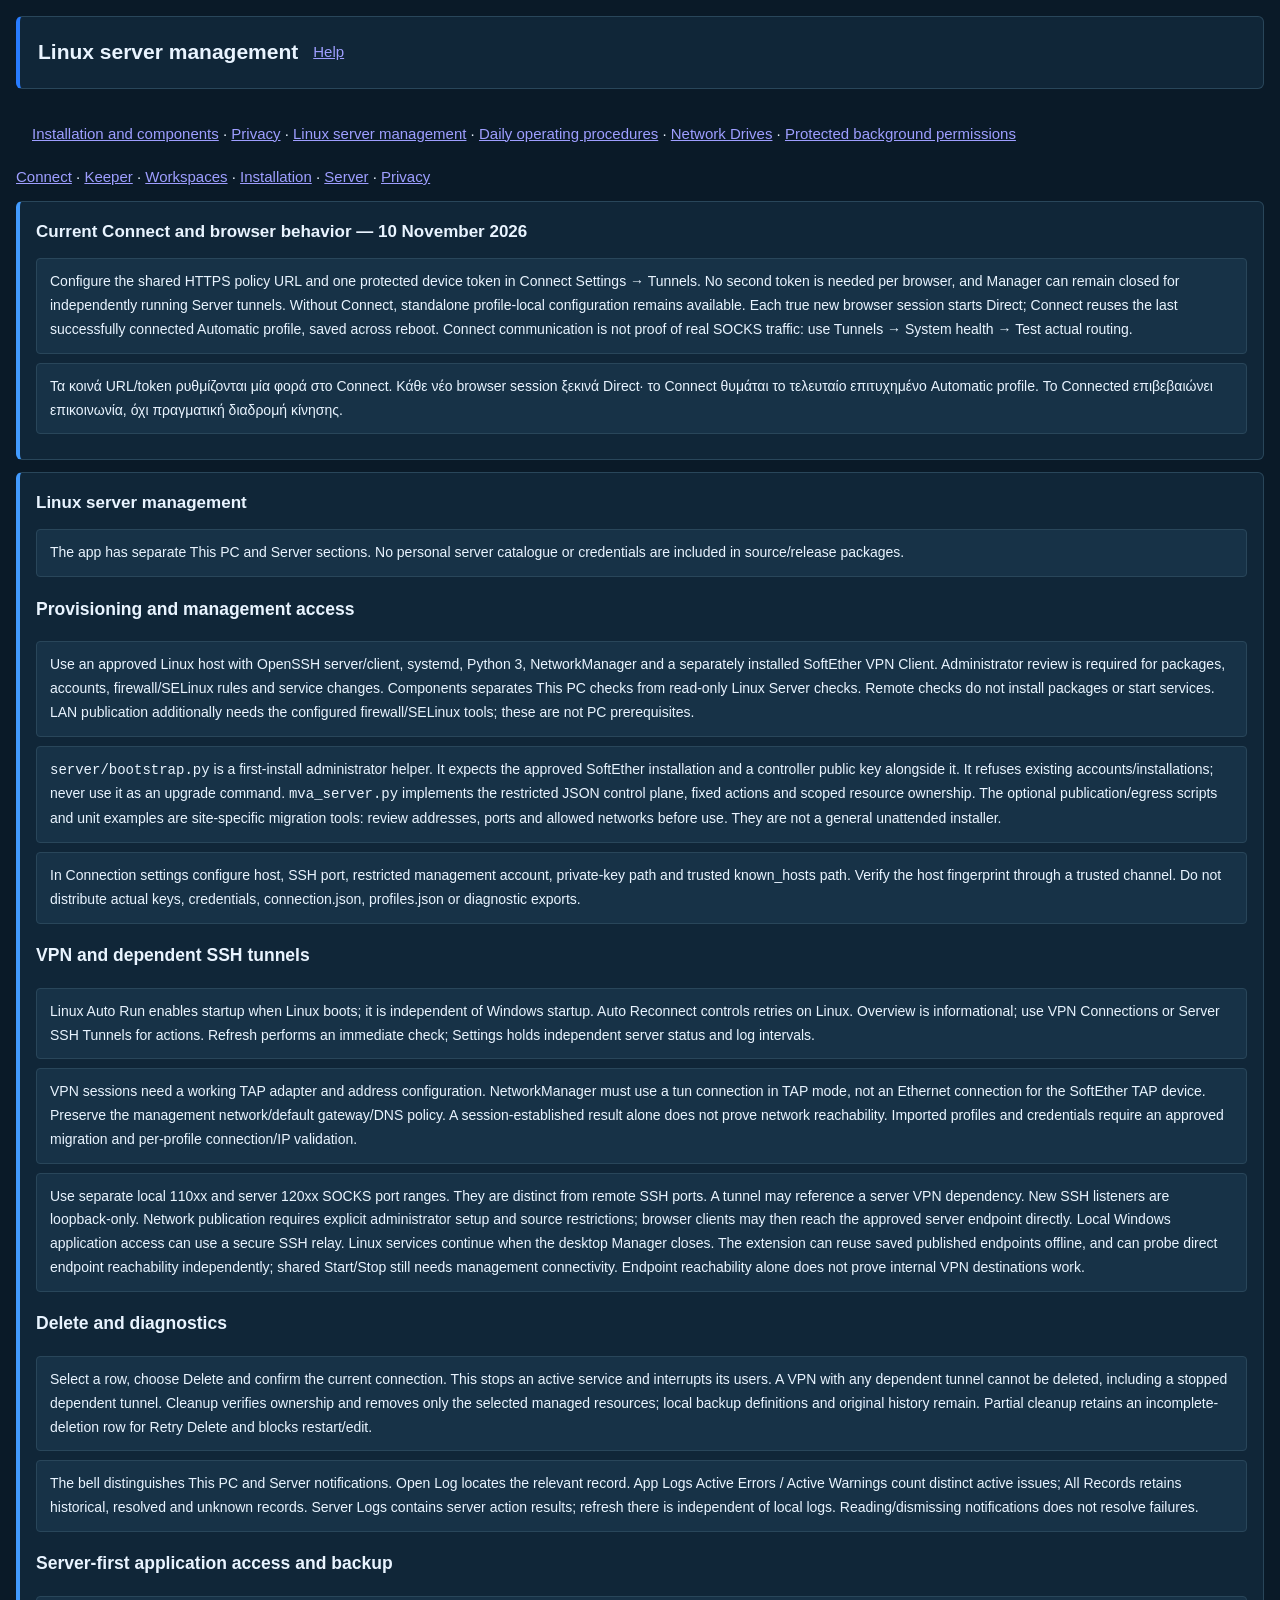
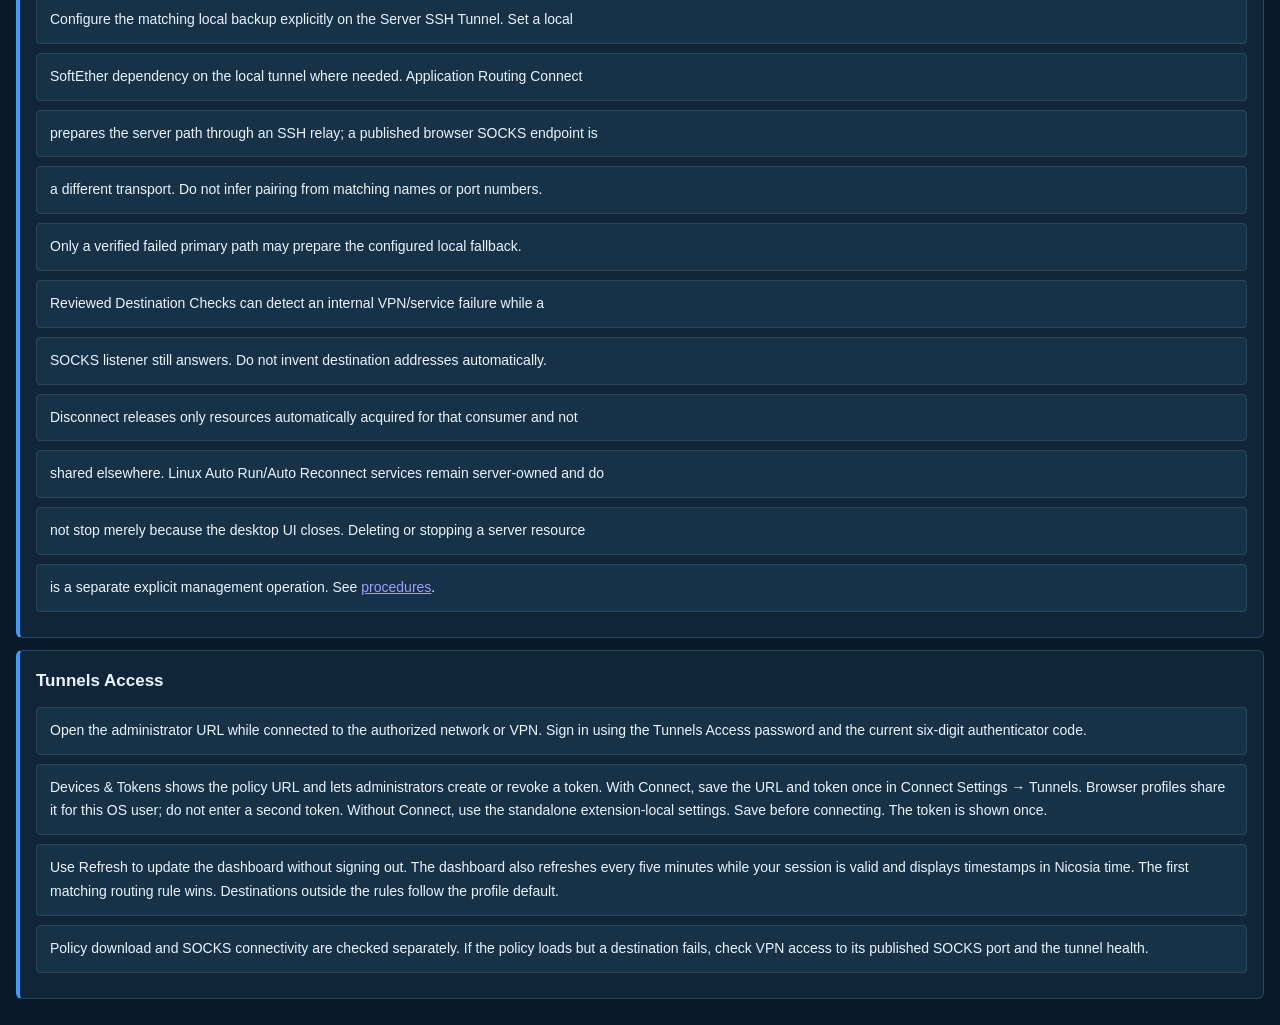
<file: server.html>
<!doctype html><html lang="en"><head><meta charset="utf-8"><meta name="viewport" content="width=device-width,initial-scale=1"><title>Linux server management</title><script src="help-theme.js"></script><link rel="stylesheet" href="help.css"></head><body><main><header><h1>Linux server management</h1><a href="./">Help</a></header><nav style="padding:16px;line-height:2"><a href="install.html">Installation and components</a> · <a href="privacy.html">Privacy</a> · <a href="server.html">Linux server management</a> · <a href="procedures.html">Daily operating procedures</a> · <a href="drives.html">Network Drives</a> · <a href="permissions.html">Protected background permissions</a></nav><nav aria-label="Product guides"><a href="connect.html">Connect</a> · <a href="keeper.html">Keeper</a> · <a href="workspaces.html">Workspaces</a> · <a href="install.html">Installation</a> · <a href="server.html">Server</a> · <a href="privacy.html">Privacy</a></nav><article><h2>Current Connect and browser behavior — 10 November 2026</h2><p>Configure the shared HTTPS policy URL and one protected device token in Connect Settings → Tunnels. No second token is needed per browser, and Manager can remain closed for independently running Server tunnels. Without Connect, standalone profile-local configuration remains available. Each true new browser session starts Direct; Connect reuses the last successfully connected Automatic profile, saved across reboot. Connect communication is not proof of real SOCKS traffic: use Tunnels → System health → Test actual routing.</p><p>Τα κοινά URL/token ρυθμίζονται μία φορά στο Connect. Κάθε νέο browser session ξεκινά Direct· το Connect θυμάται το τελευταίο επιτυχημένο Automatic profile. Το Connected επιβεβαιώνει επικοινωνία, όχι πραγματική διαδρομή κίνησης.</p></article><article><h2>Linux server management</h2><p>The app has separate This PC and Server sections. No personal server catalogue or credentials are included in source/release packages.</p><h3>Provisioning and management access</h3><p>Use an approved Linux host with OpenSSH server/client, systemd, Python 3, NetworkManager and a separately installed SoftEther VPN Client. Administrator review is required for packages, accounts, firewall/SELinux rules and service changes. Components separates This PC checks from read-only Linux Server checks. Remote checks do not install packages or start services. LAN publication additionally needs the configured firewall/SELinux tools; these are not PC prerequisites.</p><p><code>server/bootstrap.py</code> is a first-install administrator helper. It expects the approved SoftEther installation and a controller public key alongside it. It refuses existing accounts/installations; never use it as an upgrade command. <code>mva_server.py</code> implements the restricted JSON control plane, fixed actions and scoped resource ownership. The optional publication/egress scripts and unit examples are site-specific migration tools: review addresses, ports and allowed networks before use. They are not a general unattended installer.</p><p>In Connection settings configure host, SSH port, restricted management account, private-key path and trusted known_hosts path. Verify the host fingerprint through a trusted channel. Do not distribute actual keys, credentials, connection.json, profiles.json or diagnostic exports.</p><h3>VPN and dependent SSH tunnels</h3><p>Linux Auto Run enables startup when Linux boots; it is independent of Windows startup. Auto Reconnect controls retries on Linux. Overview is informational; use VPN Connections or Server SSH Tunnels for actions. Refresh performs an immediate check; Settings holds independent server status and log intervals.</p><p>VPN sessions need a working TAP adapter and address configuration. NetworkManager must use a tun connection in TAP mode, not an Ethernet connection for the SoftEther TAP device. Preserve the management network/default gateway/DNS policy. A session-established result alone does not prove network reachability. Imported profiles and credentials require an approved migration and per-profile connection/IP validation.</p><p>Use separate local 110xx and server 120xx SOCKS port ranges. They are distinct from remote SSH ports. A tunnel may reference a server VPN dependency. New SSH listeners are loopback-only. Network publication requires explicit administrator setup and source restrictions; browser clients may then reach the approved server endpoint directly. Local Windows application access can use a secure SSH relay. Linux services continue when the desktop Manager closes. The extension can reuse saved published endpoints offline, and can probe direct endpoint reachability independently; shared Start/Stop still needs management connectivity. Endpoint reachability alone does not prove internal VPN destinations work.</p><h3>Delete and diagnostics</h3><p>Select a row, choose Delete and confirm the current connection. This stops an active service and interrupts its users. A VPN with any dependent tunnel cannot be deleted, including a stopped dependent tunnel. Cleanup verifies ownership and removes only the selected managed resources; local backup definitions and original history remain. Partial cleanup retains an incomplete-deletion row for Retry Delete and blocks restart/edit.</p><p>The bell distinguishes This PC and Server notifications. Open Log locates the relevant record. App Logs Active Errors / Active Warnings count distinct active issues; All Records retains historical, resolved and unknown records. Server Logs contains server action results; refresh there is independent of local logs. Reading/dismissing notifications does not resolve failures.</p><h3>Server-first application access and backup</h3><p>Configure the matching local backup explicitly on the Server SSH Tunnel. Set a local</p><p>SoftEther dependency on the local tunnel where needed. Application Routing Connect</p><p>prepares the server path through an SSH relay; a published browser SOCKS endpoint is</p><p>a different transport. Do not infer pairing from matching names or port numbers.</p><p>Only a verified failed primary path may prepare the configured local fallback.</p><p>Reviewed Destination Checks can detect an internal VPN/service failure while a</p><p>SOCKS listener still answers. Do not invent destination addresses automatically.</p><p>Disconnect releases only resources automatically acquired for that consumer and not</p><p>shared elsewhere. Linux Auto Run/Auto Reconnect services remain server-owned and do</p><p>not stop merely because the desktop UI closes. Deleting or stopping a server resource</p><p>is a separate explicit management operation. See <a href="procedures.html">procedures</a>.</p></article><article><h2>Tunnels Access</h2><p>Open the administrator URL while connected to the authorized network or VPN. Sign in using the Tunnels Access password and the current six-digit authenticator code.</p><p>Devices &amp; Tokens shows the policy URL and lets administrators create or revoke a token. With Connect, save the URL and token once in Connect Settings → Tunnels. Browser profiles share it for this OS user; do not enter a second token. Without Connect, use the standalone extension-local settings. Save before connecting. The token is shown once.</p><p>Use Refresh to update the dashboard without signing out. The dashboard also refreshes every five minutes while your session is valid and displays timestamps in Nicosia time. The first matching routing rule wins. Destinations outside the rules follow the profile default.</p><p>Policy download and SOCKS connectivity are checked separately. If the policy loads but a destination fails, check VPN access to its published SOCKS port and the tunnel health.</p></article></main></body></html>
</file>
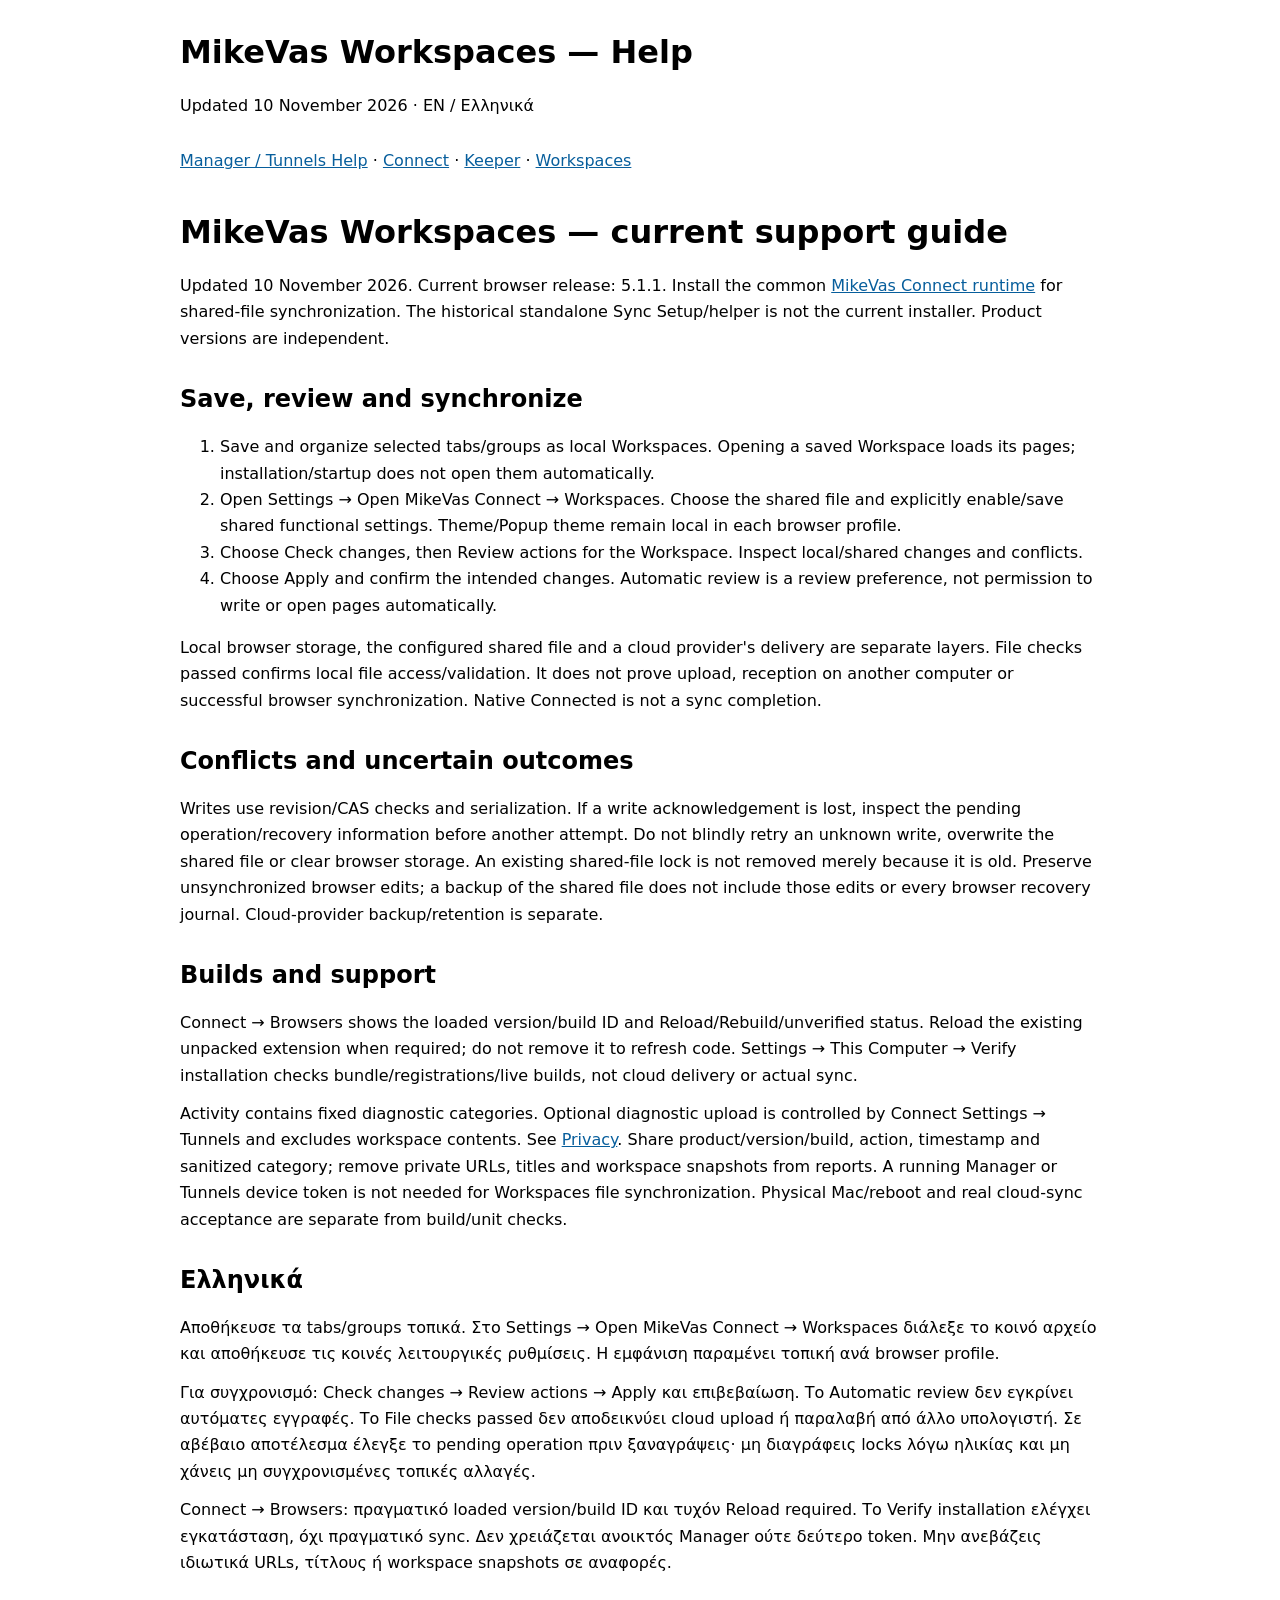
<file: workspaces.html>
<!doctype html>
<html lang="en"><head><meta charset="utf-8"><meta name="viewport" content="width=device-width,initial-scale=1"><title>MikeVas Workspaces — Help</title><style>:root{color-scheme:light dark}body{font:16px/1.65 system-ui,sans-serif;max-width:920px;margin:32px auto;padding:0 24px}h1,h2{line-height:1.25}h2{margin-top:32px}p{margin:12px 0}nav{padding:16px 0}a{color:light-dark(#075e9c,#79caff)}section{scroll-margin-top:24px}</style></head><body><header><h1>MikeVas Workspaces — Help</h1><p>Updated 10 November 2026 · EN / Ελληνικά</p></header><nav><a href="https://vassiliades.github.io/MikeVas-SOCKS5-Help/">Manager / Tunnels Help</a> · <a href="https://github.com/vassiliades/MikeVas-Connect">Connect</a> · <a href="https://github.com/vassiliades/MikeVas-Keeper-AI">Keeper</a> · <a href="https://github.com/vassiliades/MikeVas-Workspaces-AI">Workspaces</a></nav><main><h1>MikeVas Workspaces — current support guide</h1>
<p>Updated 10 November 2026. Current browser release: 5.1.1. Install the common <a href="https://github.com/vassiliades/MikeVas-Connect/releases">MikeVas Connect runtime</a> for shared-file synchronization. The historical standalone Sync Setup/helper is not the current installer. Product versions are independent.</p>
<h2>Save, review and synchronize</h2>
<ol>
<li>Save and organize selected tabs/groups as local Workspaces. Opening a saved Workspace loads its pages; installation/startup does not open them automatically.</li>
<li>Open Settings → Open MikeVas Connect → Workspaces. Choose the shared file and explicitly enable/save shared functional settings. Theme/Popup theme remain local in each browser profile.</li>
<li>Choose Check changes, then Review actions for the Workspace. Inspect local/shared changes and conflicts.</li>
<li>Choose Apply and confirm the intended changes. Automatic review is a review preference, not permission to write or open pages automatically.</li>
</ol>
<p>Local browser storage, the configured shared file and a cloud provider&#x27;s delivery are separate layers. File checks passed confirms local file access/validation. It does not prove upload, reception on another computer or successful browser synchronization. Native Connected is not a sync completion.</p>
<h2>Conflicts and uncertain outcomes</h2>
<p>Writes use revision/CAS checks and serialization. If a write acknowledgement is lost, inspect the pending operation/recovery information before another attempt. Do not blindly retry an unknown write, overwrite the shared file or clear browser storage. An existing shared-file lock is not removed merely because it is old. Preserve unsynchronized browser edits; a backup of the shared file does not include those edits or every browser recovery journal. Cloud-provider backup/retention is separate.</p>
<h2>Builds and support</h2>
<p>Connect → Browsers shows the loaded version/build ID and Reload/Rebuild/unverified status. Reload the existing unpacked extension when required; do not remove it to refresh code. Settings → This Computer → Verify installation checks bundle/registrations/live builds, not cloud delivery or actual sync.</p>
<p>Activity contains fixed diagnostic categories. Optional diagnostic upload is controlled by Connect Settings → Tunnels and excludes workspace contents. See <a href="https://vassiliades.github.io/MikeVas-Workspaces-Privacy/">Privacy</a>. Share product/version/build, action, timestamp and sanitized category; remove private URLs, titles and workspace snapshots from reports. A running Manager or Tunnels device token is not needed for Workspaces file synchronization. Physical Mac/reboot and real cloud-sync acceptance are separate from build/unit checks.</p>
<h2>Ελληνικά</h2>
<p>Αποθήκευσε τα tabs/groups τοπικά. Στο Settings → Open MikeVas Connect → Workspaces διάλεξε το κοινό αρχείο και αποθήκευσε τις κοινές λειτουργικές ρυθμίσεις. Η εμφάνιση παραμένει τοπική ανά browser profile.</p>
<p>Για συγχρονισμό: Check changes → Review actions → Apply και επιβεβαίωση. Το Automatic review δεν εγκρίνει αυτόματες εγγραφές. Το File checks passed δεν αποδεικνύει cloud upload ή παραλαβή από άλλο υπολογιστή. Σε αβέβαιο αποτέλεσμα έλεγξε το pending operation πριν ξαναγράψεις· μη διαγράφεις locks λόγω ηλικίας και μη χάνεις μη συγχρονισμένες τοπικές αλλαγές.</p>
<p>Connect → Browsers: πραγματικό loaded version/build ID και τυχόν Reload required. Το Verify installation ελέγχει εγκατάσταση, όχι πραγματικό sync. Δεν χρειάζεται ανοικτός Manager ούτε δεύτερο token. Μην ανεβάζεις ιδιωτικά URLs, τίτλους ή workspace snapshots σε αναφορές.</p></main></body></html>
</file>
<file: help.css>
:root{color-scheme:dark;font:15px/1.65 "Segoe UI",sans-serif;background:#0a1a28;color:#e9f4ff;--card:#102638;--border:#29465a;--muted:#a0b9cd;--input:#173247}
*{box-sizing:border-box}[hidden]{display:none!important}body{margin:0}main{max-width:1040px;margin:auto;padding:32px 24px 64px}header{display:flex;gap:15px;align-items:center;margin-bottom:28px}h1{margin:0;font-size:25px}header p{margin:3px 0;color:var(--muted)}.toolbar{display:flex;gap:12px;position:sticky;top:0;background:inherit;padding:12px 0}input,select{font:inherit;background:var(--input);color:inherit;border:1px solid var(--border);border-radius:8px;padding:11px}input{flex:1;min-width:0}select{width:150px}input:focus-visible,select:focus-visible,summary:focus-visible{outline:2px solid #42b7ff;outline-offset:3px}#results{color:var(--muted);font-size:13px}details{background:var(--card);border:1px solid var(--border);border-radius:10px;margin:12px 0;padding:16px 20px}summary{cursor:pointer;font-size:17px;font-weight:600}details p{overflow-wrap:anywhere;margin:16px 0}html[data-theme="light"]{color-scheme:light;background:#f3f6fa;color:#1b3048;--card:#fff;--border:#cbd6e2;--muted:#53677d;--input:#f4f7fb}.toolbar{background:var(--card);border-radius:8px}@media(max-width:500px){main{padding:16px 12px}.toolbar{flex-wrap:wrap}select{width:100%}}
:root{--accent:#429bff;--tint:#122f4d}
main{max-width:1840px;padding:16px}
header{padding:18px;border:1px solid var(--border);border-left:4px solid #287cff;border-radius:6px;background:var(--card);margin-bottom:14px}
header h1{font-size:21px}header p{font-size:13px}
button{font:inherit;cursor:pointer;background:var(--input);color:inherit;border:1px solid var(--border);border-radius:5px;padding:10px 15px;font-size:13px;font-weight:600}
button:focus-visible{outline:2px solid #42b7ff;outline-offset:3px}
#closeGuide{margin-left:auto;min-width:110px}
#categories{display:flex;flex-wrap:wrap;gap:8px;background:var(--card);padding:10px;border:1px solid var(--border);border-radius:6px}
#categories button{flex:1;min-width:145px;border-color:var(--accent);color:var(--accent);background:var(--tint)}
[data-category="applications"],[data-category="security"]{--accent:#36d58b;--tint:#12372d}
[data-category="proxy"]{--accent:#b194fb;--tint:#292345}
[data-category="ssh"]{--accent:#f3bc56;--tint:#3a2f1d}
[data-category="automatic"]{--accent:#a3b6ca;--tint:#213044}
[data-category="troubleshooting"]{--accent:#ff8498;--tint:#3d2330}
.toolbar{position:static;background:none;padding:12px 0;margin:0}
article{scroll-margin-top:16px;margin:12px 0;padding:16px;background:var(--card);border:1px solid var(--border);border-left:4px solid var(--accent);border-radius:6px}
article h2{font-size:17px;margin:0 0 12px}article p{font-size:14px;line-height:1.7;overflow-wrap:anywhere;margin:9px 0;padding:11px 13px;background:var(--input);border:1px solid var(--border);border-radius:4px}
html[data-theme="light"]{--accent:#1261d5;--tint:#edf4ff}
html[data-theme="light"] [data-category="applications"],html[data-theme="light"] [data-category="security"]{--accent:#087a35;--tint:#eef8f0}
html[data-theme="light"] [data-category="proxy"]{--accent:#6132bc;--tint:#f4f0ff}
html[data-theme="light"] [data-category="ssh"]{--accent:#996000;--tint:#fff8e7}
html[data-theme="light"] [data-category="automatic"]{--accent:#53677d;--tint:#f2f4f7}
html[data-theme="light"] [data-category="troubleshooting"]{--accent:#c1213d;--tint:#fff0f2}
@media(max-width:600px){header{flex-wrap:wrap}#closeGuide{min-width:80px}header h1{font-size:18px}#categories button{min-width:130px}main{padding:10px}}

:root{--page:#0a1a28}html[data-theme="light"]{--page:#f3f6fa}
#guideTop{position:sticky;top:0;z-index:5;background:var(--page);padding-top:8px;padding-bottom:4px}
article{scroll-margin-top:calc(var(--guide-top-height,260px) + 16px)}
.language-switch{display:flex;align-items:center;justify-content:center;gap:9px;min-width:150px;background:var(--card);padding:8px 12px;border:1px solid var(--border);border-radius:8px;cursor:pointer;font-size:13px;color:var(--muted)}
.language-switch .active{font-weight:700;color:var(--accent)}
#language{appearance:none;flex:none;min-width:0;width:38px;height:22px;padding:0;margin:0;border:1px solid var(--border);border-radius:14px;background:var(--input);position:relative;cursor:pointer}
#language:after{content:"";position:absolute;left:3px;top:3px;width:14px;height:14px;border-radius:50%;background:#287cff}
#language:checked:after{left:19px}
article.current-topic{border-color:var(--accent);box-shadow:0 0 0 1px var(--accent)}
#categories button[aria-current="location"]{box-shadow:inset 0 -3px var(--accent);font-weight:700}

[data-category="server"]{--accent:#56c9dd;--tint:#15343f}
html[data-theme="light"] [data-category="server"]{--accent:#08728a;--tint:#edf8fb}
</file>
